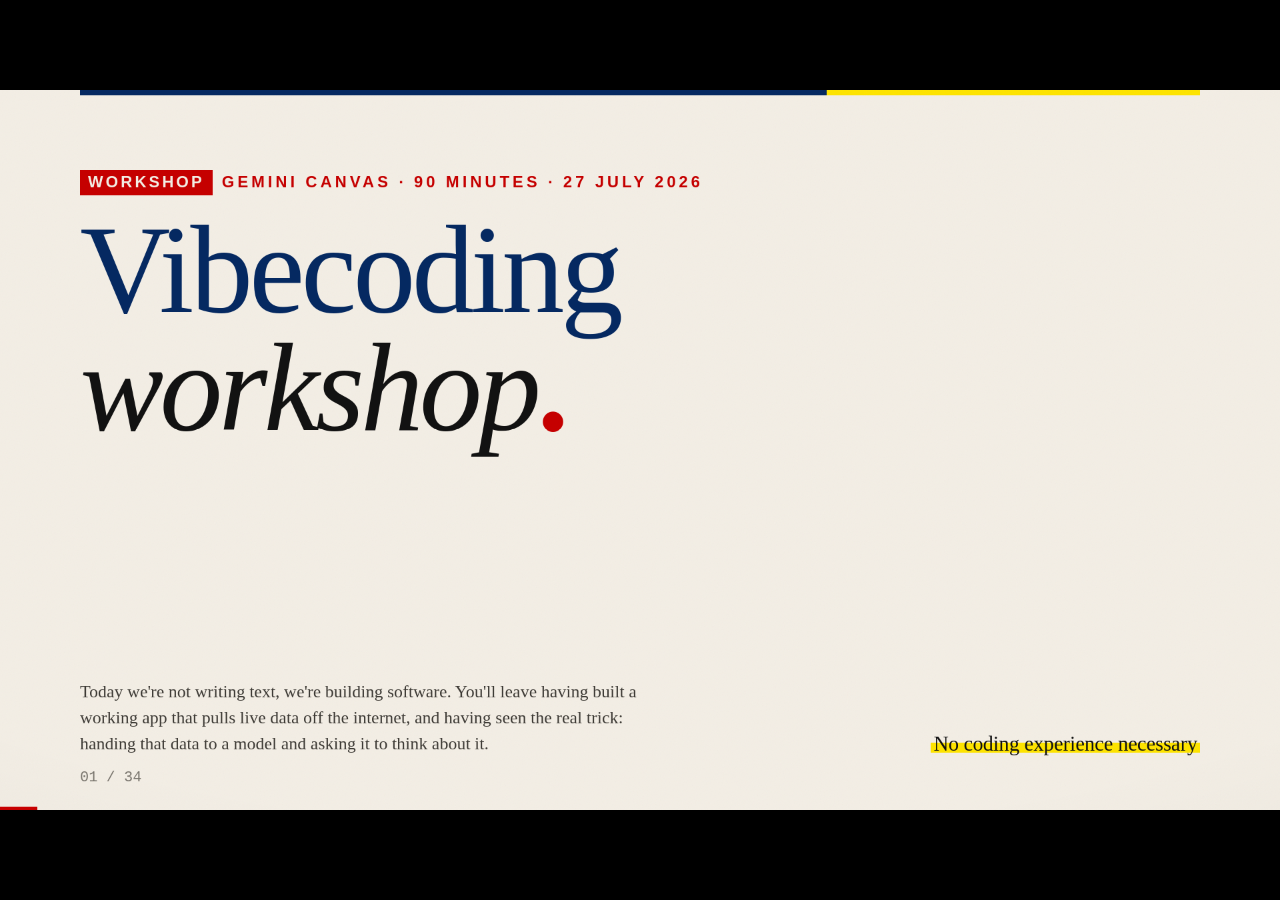
<file: index.html>
<!DOCTYPE html><html lang="en"><head>
<meta charset="UTF-8">
<meta name="viewport" content="width=device-width, initial-scale=1">
<title>Vibecoding workshop - Gemini Canvas</title>
<link rel="preconnect" href="https://assets.guim.co.uk" crossorigin>
<link rel="stylesheet" href="styles.css">
</head>
<body>

<div id="deck-gate" role="dialog" aria-modal="true" aria-label="Password required">
  <form class="dg-card" id="deck-gate-form">
    <div class="dg-rule" aria-hidden="true"></div>
    <p class="dg-kicker">Vibecoding workshop</p>
    <h1>Enter the <em>password</em>.</h1>
    <input id="deck-gate-input" type="password" autocomplete="off" autofocus aria-label="Password" placeholder="Password">
    <button type="submit">Enter</button>
    <p class="dg-error" id="deck-gate-error" hidden>That's not it. Try again.</p>
  </form>
</div>
<script src="gate.js"></script>

<!-- ================================================================
     VIBECODING WORKSHOP — Gemini Canvas, 90 minutes.
     Built from the Guardian deck template, second edition.

     This deck is driven by hand. Nothing advances itself, nothing is
     on a timer. The running order follows the lesson plan's six
     parts; the folio and the footer tell you where you are.

     One slide earns its keep by sitting still: slide 23, the activity
     brief, which stays on screen while people work.

     Every prompt card is click-to-copy (prompt-copy.js), so the
     prompts you paste live come off the slide itself rather than
     out of a separate notes file.
     ================================================================ -->

<deck-stage width="1920" height="1080">

  <!-- ============================================================
       01 — Cover
       ============================================================ -->
  <section class="slide cover" data-label="Cover">
    <div class="rule-band"></div>

    <div>
      <p class="kicker" data-fx="rise" style="--d:80ms"><span class="group-tag">Workshop</span>Gemini Canvas · 90 minutes · 27 July 2026</p>
      <h1 class="wordmark" data-split data-split-base="300" data-split-step="60">Vibecoding<br><em>workshop<span class="q-mark">.</span></em></h1>
    </div>

    <div class="cover-meta-row">
      <p class="cover-framing" data-fx="rise" style="--d:900ms">Today we're not writing text, we're building software. You'll leave having built a working app that pulls live data off the internet, and having seen the real trick: handing that data to a model and asking it to think about it.</p>
      <div class="cover-stat-block" data-fx="rise" style="--d:1020ms">
        <p class="cover-note-wrap"><span class="cover-note">No coding experience necessary</span></p>
      </div>
    </div>

    <div class="slide-foot">
      <span class="wm">Vibecoding workshop</span>
      <span class="num">01 / NN</span>
    </div>
  </section>

  <!-- ============================================================
       02 — Epigraph. One borrowed line, on the deck's only full
       yellow slide. It states the thesis; the slide after it turns
       that into a promise. Don't add anything else here.
       ============================================================ -->
  <section class="slide yellow slide--epigraph" data-label="Epigraph">
    <div class="rule-band"></div>

    <div class="slide-body">
      <p class="epigraph" data-split data-split-base="300" data-split-step="80">“The hottest new programming language is English”</p>
      <p class="epigraph-attr" data-fx="rise" style="--d:1500ms">Andrej Karpathy · January 2023</p>
    </div>

    <div class="slide-foot">
      <span class="wm">Vibecoding workshop</span>
      <span class="num">02 / NN</span>
    </div>
  </section>

  <!-- ============================================================
       02 — What this is. Orientation, written as much for someone
       working through the deck alone as for a room with a presenter.
       ============================================================ -->
  <section class="slide slide--spread" data-label="What this is">
    <div class="rule-band"></div>

    <p class="kicker" data-fx="rise" style="--d:60ms">What this is</p>

    <div class="slide-body">
      <p class="brief-lede" data-fx="rise" style="--d:220ms">By the end of this you will have built something that works, <mark>without writing a line of code</mark>.</p>

      <div class="brief-cols">
        <div class="brief-col" data-fx="rise" style="--d:420ms">
          <p class="brief-eyebrow">What we're using</p>
          <p class="brief-body"><strong>Canvas</strong>, which is already part of Gemini in Workspace. Nothing to install, nothing to sign up for, no budget to ask anyone for. If you can open Gemini, you already have it.</p>
        </div>
        <div class="brief-col" data-fx="rise" style="--d:520ms">
          <p class="brief-eyebrow">What it gives you</p>
          <p class="brief-body">Not an answer in a chat window but <strong>a working app</strong>: something you can open, use, change your mind about, and send to a colleague when it's doing what you wanted.</p>
        </div>
        <div class="brief-col" data-fx="rise" style="--d:620ms">
          <p class="brief-eyebrow">What it isn't</p>
          <p class="brief-body">A developer's tool. Things like <strong>Claude Code</strong> go a great deal further and expect more of you. Canvas is narrower on purpose, and it's already set up, which is exactly why it's the one to start with.</p>
        </div>
      </div>

      <p class="act-note" data-fx="rise" style="--d:740ms"><strong>Reading this on your own, rather than in a room with someone talking over it?</strong> Good. It was built to work that way. Go through in order, do the bits that say your turn, and click any prompt to copy it. Everything you need to paste is on the slides.</p>
    </div>

    <div class="slide-foot">
      <span class="wm">Vibecoding workshop</span>
      <span class="num">02 / NN</span>
    </div>
  </section>

  <!-- ============================================================
       02 — Participant pre-flight. Two minutes, at 00:00, so the
       person whose account can't open Canvas finds out now and not
       at 00:37 when everyone else is building.
       ============================================================ -->
  <section class="slide slide--choice" data-label="Pre-flight">
    <div class="rule-band"></div>

    <p class="kicker" data-fx="rise" style="--d:60ms">Before we start · Two minutes</p>
    <h2 class="slide-title" data-split>Three things, right <em>now</em>.</h2>
    <p class="slide-subtitle" data-fx="rise" style="--d:260ms">Have a go at these now. If any of them doesn't work, put your hand up and we'll sort it out while I'm talking.</p>

    <div class="slide-body">
      <div class="ai-choice">
        <article class="choice-card" data-fx="rise" style="--d:320ms">
          <span class="choice-num">01</span>
          <h3>Open Gemini</h3>
          <p>On the laptop you've brought, signed in on the account you actually use for work.</p>
        </article>
        <article class="choice-card" data-fx="rise" style="--d:440ms">
          <span class="choice-num">02</span>
          <h3>Turn Canvas on</h3>
          <p>Click the + button, then <strong>More tools</strong>, then <strong>Canvas</strong>. A Canvas chip appears by the prompt box when it's on.</p>
        </article>
        <article class="choice-card" data-fx="rise" style="--d:560ms">
          <span class="choice-num">03</span>
          <h3>Type anything</h3>
          <p>"Make me a button that says hello." If something appears, you're set for the next 90 minutes.</p>
        </article>
      </div>
      <aside class="ai-meta" data-fx="rise" style="--d:820ms">
        <p class="ai-meta-eyebrow">Why we're doing this first</p>
        <p class="ai-meta-body"><em>Everything today depends on Canvas.</em> The one failure that ruins a workshop is discovering at the halfway mark that four people can't open the thing we've been building in.</p>
      </aside>
    </div>

    <div class="slide-foot">
      <span class="wm">Vibecoding workshop</span>
      <span class="num">02 / NN</span>
    </div>
  </section>

  <!-- ============================================================
       03 — Schedule at a glance
       ============================================================ -->
  <section class="slide case" data-label="Schedule">
    <div class="rule-band"></div>

    <p class="kicker" data-fx="rise" style="--d:60ms">The session</p>
    <h2 class="slide-title" data-split>Ninety minutes, six <em>parts</em>.</h2>

    <div class="slide-body">
      <p class="case-lede" data-fx="rise" style="--d:220ms"><strong>The middle block is the point. Everything before it exists to get you ready to build for half an hour.</strong></p>

      <ol class="runsheet">
        <li data-fx="rise" style="--d:300ms">
          <span class="rs-part">Part one</span>
          <span class="rs-time">15 minutes</span>
          <span class="rs-what">Build a working app, live, from a single sentence</span>
        </li>
        <li data-fx="rise" style="--d:370ms">
          <span class="rs-part">Part two</span>
          <span class="rs-time">10 minutes</span>
          <span class="rs-what">What an API is, and how to use one safely</span>
        </li>
        <li data-fx="rise" style="--d:440ms">
          <span class="rs-part">Part three</span>
          <span class="rs-time">10 minutes</span>
          <span class="rs-what">Watch one built end to end: live data, then an LLM inside it</span>
        </li>
        <li data-fx="rise" style="--d:510ms">
          <span class="rs-part">Part four</span>
          <span class="rs-time"><mark>30 minutes</mark></span>
          <span class="rs-what">Your turn. Pick a source of data and build something of your own</span>
        </li>
        <li data-fx="rise" style="--d:580ms">
          <span class="rs-part">Part five</span>
          <span class="rs-time">15 minutes</span>
          <span class="rs-what">Push it further, or go and find your own data</span>
        </li>
        <li data-fx="rise" style="--d:650ms">
          <span class="rs-part">Part six</span>
          <span class="rs-time">10 minutes</span>
          <span class="rs-what">Show everyone what you made</span>
        </li>
      </ol>
    </div>

    <div class="slide-foot">
      <span class="wm">Vibecoding workshop</span>
      <span class="num">03 / NN</span>
    </div>
  </section>

  <!-- ============================================================
       04 — Using these slides. The demo card is a real one: the
       pointer and badge loop on a timer, but clicking it genuinely
       copies. Every prompt card in the deck behaves the same way.
       ============================================================ -->
  <section class="slide slide--rules slide--rules-dense slide--spread" data-label="Five rules">
    <div class="rule-band"></div>

    <p class="kicker" data-fx="rise" style="--d:60ms">How to work today</p>
    <h2 class="slide-title" data-split>Five rules for <em>today</em>.</h2>
    <p class="slide-subtitle" data-fx="rise" style="--d:200ms">None of these are about code. All of them are about not getting stuck.</p>

    <div class="slide-body">
      <ul class="rules-list">
        <li class="rule-row" data-fx="rise" style="--d:260ms">
          <span class="rule-tag">01</span>
          <div>
            <h3>Every prompt on these slides copies on click</h3>
            <p>Click any prompt card and it's on your clipboard, ready to paste. You'll see <span class="chip-copied">Copied</span> appear in the corner. Nothing today needs retyping. The slides live <a href="https://peter-guillam123.github.io/vibecoding-workshop/" target="_blank" rel="noopener">here</a>, and they're yours to keep.</p>
          </div>
        </li>
        <li class="rule-row" data-fx="rise" style="--d:360ms">
          <span class="rule-tag">02</span>
          <div>
            <h3>One chat per project</h3>
            <p>Every time you ask for something, the model re-reads your entire conversation. A chat that has wandered through three different projects drags all of that into the fourth. Start a fresh one for each distinct thing you build.</p>
          </div>
        </li>
        <li class="rule-row" data-fx="rise" style="--d:460ms">
          <span class="rule-tag">03</span>
          <div>
            <h3>Use a separate chat for questions</h3>
            <p>Gemini is good at explaining and researching, not just building. Open a new chat with Canvas switched off and ask it anything: what an API does, why something broke, what you might try next.</p>
          </div>
        </li>
        <li class="rule-row" data-fx="rise" style="--d:560ms">
          <span class="rule-tag">04</span>
          <div>
            <h3>Canvas is flaky, and it isn't you</h3>
            <p>Sometimes the preview window simply won't load. That's the tool having a moment, not your prompt being wrong. Start a new chat and build it again rather than trying to nurse it back.</p>
          </div>
        </li>
        <li class="rule-row" data-fx="rise" style="--d:660ms">
          <span class="rule-tag">05</span>
          <div>
            <h3>Starting again is a legitimate move</h3>
            <p>It is faintly miraculous that you can build software with a probabilistic model at all, and it won't always work. If a project has drifted or gone down a dead end, don't argue it back. Start again. You'll get there faster.</p>
          </div>
        </li>
      </ul>
    </div>

    <div class="slide-foot">
      <span class="wm">Vibecoding workshop</span>
      <span class="num">06 / NN</span>
    </div>
  </section>

  <!-- ============================================================
       04 — Section opener: Part 1
       ============================================================ -->
  <section class="slide ink section-opener" data-label="Part 1 opener">
    <div class="rule-band"></div>
    <span class="chapter-ghost" aria-hidden="true" data-fx="ghost" style="--d:150ms">01</span>

    <div class="chapter-num" data-fx="rise" style="--d:100ms">Part 1 · 15 minutes</div>
    <h1 data-split data-split-base="260" data-split-step="50">The <em>hook.</em></h1>
    <p class="section-dek" data-fx="rise" style="--d:780ms">Open Gemini, switch Canvas on under More tools, and let's build a working tool right now. No external data, no setup. The code does all the work itself.</p>

    <div class="slide-foot">
      <span class="wm">Vibecoding workshop · Part 1</span>
      <span class="num">04 / NN</span>
    </div>
  </section>

  <!-- ============================================================
       05 — The hook prompt. Types itself; this is the "you described
       it in English and software appeared" moment. Click to copy.
       ============================================================ -->
  <section class="slide slide--prompt-solo slide--prompt-hero slide--spread" data-label="Hook prompt">
    <div class="rule-band"></div>

    <p class="kicker" data-fx="rise" style="--d:60ms">Part 1 · Building live</p>
    <h2 class="slide-title" data-split>Building a standalone <em>app</em>.</h2>
    <p class="slide-subtitle" data-fx="rise" style="--d:240ms">Standalone means it needs nothing from the outside world: no data, no setup, nothing but the code it writes. And the prompt is one sentence, deliberately vague. Watch what it decides for itself.</p>

    <div class="slide-body">
      <div class="prompt-box" data-copy data-fx="rise" style="--d:380ms">
        <div class="prompt-head">
          <p class="prompt-label">Paste this into Canvas</p>
          <div class="frame-chrome" aria-hidden="true"><i></i><i></i><i></i></div>
        </div>
        <div class="prompt-body">
          <p class="prompt-text"><span class="typed" data-type-delay="700">Create an app that calculates the cost of a meeting.</span><span class="caret"></span></p>
        </div>
      </div>

      <div class="act-setup" data-fx="rise" style="--d:620ms">
        <span class="act-setup-lead">What you'll see</span>
        <ol class="act-steps">
          <li><span class="act-step-n">1</span>It writes the HTML in front of you</li>
          <li><span class="act-step-n">2</span>A preview window opens beside the code</li>
          <li><span class="act-step-n">3</span>Your version won't match anyone else's</li>
        </ol>
      </div>

      <p class="act-note" data-fx="rise" style="--d:780ms"><strong>Now actually use it.</strong> Put real numbers in. What did it assume without asking you? What's missing, and what's simply wrong? Hold on to that, because the next slide is about saying so.</p>
    </div>

    <div class="slide-foot">
      <span class="wm">Vibecoding workshop · Part 1</span>
      <span class="num">05 / NN</span>
    </div>
  </section>

  <!-- ============================================================
       06 — Iteration by conversation
       ============================================================ -->
  <section class="slide slide--spread" data-label="Change one thing">
    <div class="rule-band"></div>

    <p class="kicker" data-fx="rise" style="--d:60ms">Part 1 · Iteration</p>
    <h2 class="slide-title" data-split>Now tell it what's <em>wrong</em>.</h2>
    <p class="slide-subtitle" data-fx="rise" style="--d:220ms">You don't edit the code, you say what you want instead. Pick whichever of these your version needs, or invent your own. Click any of them to copy it.</p>

    <div class="slide-body">
      <div class="tweaks">
        <div class="tweak" data-copy data-fx="rise" style="--d:300ms">
          <p class="tweak-kind">Make it live</p>
          <p class="tweak-say" data-copy-text>"Make the total tick up live while the meeting runs, with Start, Pause and Reset buttons."</p>
        </div>
        <div class="tweak" data-copy data-fx="rise" style="--d:380ms">
          <p class="tweak-kind">Make it look better</p>
          <p class="tweak-say" data-copy-text>"Make this a dark-mode dashboard with one big headline number."</p>
        </div>
        <div class="tweak" data-copy data-fx="rise" style="--d:460ms">
          <p class="tweak-kind">Make it honest</p>
          <p class="tweak-say" data-copy-text>"Assume an 1,800-hour working year, and show me the assumption on screen."</p>
        </div>
        <div class="tweak" data-copy data-fx="rise" style="--d:540ms">
          <p class="tweak-kind">Make it easier</p>
          <p class="tweak-say" data-copy-text>"Let me pick a salary band from a dropdown instead of typing a number."</p>
        </div>
        <div class="tweak" data-copy data-fx="rise" style="--d:620ms">
          <p class="tweak-kind">Make it sting</p>
          <p class="tweak-say" data-copy-text>"Underneath, tell me what else that money could have bought."</p>
        </div>
        <div class="tweak" data-copy data-fx="rise" style="--d:700ms">
          <p class="tweak-kind">Make it useful</p>
          <p class="tweak-say" data-copy-text>"Add a button that copies a one-line summary I can paste into an email."</p>
        </div>
      </div>

      <p class="act-note" data-fx="rise" style="--d:820ms"><strong>Ask for one thing at a time.</strong> If you stack five changes into a sentence you'll get four of them and no idea which one it dropped.</p>
    </div>

    <div class="slide-foot">
      <span class="wm">Vibecoding workshop · Part 1</span>
      <span class="num">06 / NN</span>
    </div>
  </section>

  <!-- ============================================================
       07 — The menu of self-contained tools
       ============================================================ -->
  <section class="slide" data-label="Ten tools">
    <div class="rule-band"></div>

    <p class="kicker" data-fx="rise" style="--d:60ms">Part 1 · No data needed</p>
    <h2 class="slide-title" data-split>Want to build something <em>else</em>?</h2>
    <p class="slide-subtitle" data-fx="rise" style="--d:220ms">If you're looking for something more interesting than a meeting cost calculator, here are ten more ideas for standalone apps. None of these need anything from the internet, and each one is a single sentence away. Click any of them to copy it.</p>

    <div class="slide-body">
      <ol class="opts">
        <li class="opt-row" data-copy data-fx="rise" style="--d:300ms"><span class="opt-n">01</span><div class="opt-main"><strong>Meeting Agenda Timer</strong><span data-copy-text>"Build an app where I list my agenda items and how long each should take, then it times me through the meeting and tells me when to move on."</span></div></li>
        <li class="opt-row" data-copy data-fx="rise" style="--d:340ms"><span class="opt-n">02</span><div class="opt-main"><strong>Working-Days Countdown</strong><span data-copy-text>"Build an app that counts the working days between today and a date I pick."</span></div></li>
        <li class="opt-row" data-copy data-fx="rise" style="--d:380ms"><span class="opt-n">03</span><div class="opt-main"><strong>Timezone Meeting Planner</strong><span data-copy-text>"Build an app that shows what 3pm in London is in New York, Mumbai and Sydney."</span></div></li>
        <li class="opt-row" data-copy data-fx="rise" style="--d:420ms"><span class="opt-n">04</span><div class="opt-main"><strong>Compound-Interest Visualiser</strong><span data-copy-text>"Build an app that charts what saving £200 a month becomes over twenty years."</span></div></li>
        <li class="opt-row" data-copy data-fx="rise" style="--d:460ms"><span class="opt-n">05</span><div class="opt-main"><strong>Readability Scorer</strong><span data-copy-text>"Build an app where I paste text and it gives me a reading age and flags my longest sentences."</span></div></li>
        <li class="opt-row" data-copy data-fx="rise" style="--d:500ms"><span class="opt-n">06</span><div class="opt-main"><strong>Colour Contrast Checker</strong><span data-copy-text>"Build an app that tells me whether two colours are readable together, using the accessibility standard."</span></div></li>
        <li class="opt-row" data-copy data-fx="rise" style="--d:540ms"><span class="opt-n">07</span><div class="opt-main"><strong>Team-Lunch Decision Spinner</strong><span data-copy-text>"Build an app where I enter lunch options and it spins to pick one."</span></div></li>
        <li class="opt-row" data-copy data-fx="rise" style="--d:580ms"><span class="opt-n">08</span><div class="opt-main"><strong>Passphrase Generator</strong><span data-copy-text>"Build an app that generates a passphrase and scores how strong it is."</span></div></li>
        <li class="opt-row" data-copy data-fx="rise" style="--d:620ms"><span class="opt-n">09</span><div class="opt-main"><strong>Inflation Calculator</strong><span data-copy-text>"Build an app that tells me what £100 in 1990 would be worth today."</span></div></li>
        <li class="opt-row" data-copy data-fx="rise" style="--d:660ms"><span class="opt-n">10</span><div class="opt-main"><strong>VAT / Expense Splitter</strong><span data-copy-text>"Build an app that takes a total and shows the net and VAT, or splits it between people."</span></div></li>
      </ol>
    </div>

    <div class="slide-foot">
      <span class="wm">Vibecoding workshop · Part 1</span>
      <span class="num">08 / NN</span>
    </div>
  </section>

  <!-- ============================================================
       08 — Section opener: Part 2
       ============================================================ -->
  <section class="slide ink section-opener" data-label="Part 2 opener">
    <div class="rule-band"></div>
    <span class="chapter-ghost" aria-hidden="true" data-fx="ghost" style="--d:150ms">02</span>

    <div class="chapter-num" data-fx="rise" style="--d:100ms">Part 2 · 10 minutes</div>
    <h1 data-split data-split-base="260" data-split-step="50">Plumbing in the <em>data.</em></h1>
    <p class="section-dek" data-fx="rise" style="--d:780ms">The tools we just built work perfectly, but they live in a bubble. They only know what we coded in, or what the user types.</p>

    <div class="slide-foot">
      <span class="wm">Vibecoding workshop · Part 2</span>
      <span class="num">08 / NN</span>
    </div>
  </section>

  <!-- ============================================================
       10 — Where the facts come from. Opens Part 2 by ruling out the
       obvious shortcut: letting the model supply the data itself.
       Sets up both the API section and the "facts vs judgement" line
       at the end of Part 3.
       ============================================================ -->
  <section class="slide slide--ways slide--spread" data-label="Not a source">
    <div class="rule-band"></div>

    <p class="kicker" data-fx="rise" style="--d:60ms">Part 2 · Where the facts come from</p>
    <h2 class="slide-title" data-split>The model isn't a <em>source</em>.</h2>
    <p class="slide-subtitle" data-fx="rise" style="--d:220ms">An app built on what the model already knows might be perfectly fine. You can't be sure, and neither can it: those facts came out of training data of uncertain vintage. Two things worth doing before you build.</p>

    <div class="slide-body">
      <ol class="ways-list">
        <li class="way" data-fx="rise" style="--d:340ms">
          <span class="way-num">01</span>
          <div class="way-main">
            <h3>Send it looking for a source first</h3>
            <p class="way-why">Open a separate chat and ask where the reliable version of this actually lives. Then either collate what you find and hand it over, or point your app at the page itself. Ask for an app on entry requirements for visitors to the UK and you'll get one, built from whatever the model absorbed in training. Ask it first for the official gov.uk page and you have something checkable.</p>
          </div>
          <p class="way-ask">"Which official UK government page sets out entry requirements for visitors, and what's the URL? Don't summarise it, just tell me where it lives."</p>
        </li>
        <li class="way" data-fx="rise" style="--d:500ms">
          <span class="way-num">02</span>
          <div class="way-main">
            <h3>Or give it what you already have</h3>
            <p class="way-why">Often the reliable version is already yours: a spreadsheet, a PDF, a report somebody sent you. Upload it and have the app work from that rather than from the model's memory. You know exactly where that data came from, which is the whole point.</p>
          </div>
          <p class="way-ask">"Here's our team's on-call rota as a spreadsheet. Build me something that shows who's on this week and who's next."</p>
        </li>
      </ol>

      <p class="act-note" data-fx="rise" style="--d:680ms"><strong>Both still need checking.</strong> A source you chose is far easier to verify than one you didn't, but neither approach makes the output true. Whatever you build, spot-check it against the original before you trust a number that comes out of it.</p>
    </div>

    <div class="slide-foot">
      <span class="wm">Vibecoding workshop · Part 2</span>
      <span class="num">10 / NN</span>
    </div>
  </section>

  <!-- ============================================================
       09 — The metaphor
       ============================================================ -->
  <section class="slide ink slide--research" data-label="The tap">
    <div class="rule-band"></div>

    <p class="research-eyebrow" data-fx="rise" style="--d:80ms">What an API is</p>
    <p class="research-quote" data-split data-split-base="220" data-split-step="26"><span class="research-mark no-split" data-fx="fade" style="--d:120ms">“</span>A tap you can plumb directly into your app. You send a request, and <em>structured data comes back</em>.</p>
    <p class="research-sub" data-fx="rise" style="--d:1300ms">Application Programming Interface. Nobody has ever needed the full name.</p>

    <div class="slide-foot">
      <span class="wm">Vibecoding workshop · Part 2</span>
      <span class="num">09 / NN</span>
    </div>
  </section>

  <!-- ============================================================
       10 — Show it live. The JSON is a real response, captured from
       the endpoint printed above it.
       ============================================================ -->
  <section class="slide slide--spread" data-label="Raw JSON">
    <div class="rule-band"></div>

    <p class="kicker" data-fx="rise" style="--d:60ms">Part 2 · The language of APIs</p>
    <h2 class="slide-title" data-split>One question, one <em>answer</em>.</h2>

    <div class="slide-body">
      <div class="qa-ask" data-fx="rise" style="--d:220ms">
        <p class="qa-lead">The question</p>
        <p class="qa-url">https://geocoding-api.open-meteo.com/v1/search?<mark>name=Tokyo</mark>&amp;count=1</p>
        <p class="qa-gloss">"Is there a place called Tokyo, and if so, where exactly is it?"</p>
      </div>

      <div class="qa-answer" data-fx="rise" style="--d:360ms">
        <p class="qa-lead">The answer</p>
        <div class="json-explain">
          <div class="json-spec">
<pre>{ <span class="k">"results"</span>: [ {
    <span class="k">"name"</span>: <span class="s">"Tokyo"</span>,
    <span class="k">"country"</span>: <span class="s">"Japan"</span>,
    <span class="k">"country_code"</span>: <span class="s">"JP"</span>,
    <span class="k">"population"</span>: <span class="n">9733276</span>,
    <span class="k">"timezone"</span>: <span class="s">"Asia/Tokyo"</span>,
    <span class="k">"latitude"</span>: <span class="n">35.6895</span>,
    <span class="k">"longitude"</span>: <span class="n">139.69171</span>
} ] }</pre>
          </div>

          <div>
            <p class="json-read-lead">What you're looking at</p>
            <ul class="json-read">
              <li><b>"country": "Japan"</b>Words in quote marks are text. Your app can print this straight onto the page.</li>
              <li><b>"country_code": "JP"</b>Two letters, which is all you need to fetch the right flag image.</li>
              <li><b>"population": 9733276</b>No quote marks, so it's a number. Your app can do maths with it.</li>
              <li><b>"latitude" / "longitude"</b>Coordinates. Hand these to a weather API and you've joined two sources together.</li>
            </ul>
          </div>
        </div>
      </div>

      <p class="act-note" data-fx="rise" style="--d:520ms"><strong>Nobody is meant to read the answer.</strong> It's ugly for us and trivial for an app, which is the whole point. Every project this afternoon starts by asking a question like this one and seeing what comes back.</p>
    </div>

    <div class="slide-foot">
      <span class="wm">Vibecoding workshop · Part 2</span>
      <span class="num">10 / NN</span>
    </div>
  </section>

  <!-- ============================================================
       11 — Safety briefing. Three rules. This is a learning
       objective in its own right, not a disclaimer.
       ============================================================ -->
  <section class="slide slide--rules slide--rules-dense" data-label="Safety briefing">
    <div class="rule-band"></div>

    <p class="kicker" data-fx="rise" style="--d:60ms">Part 2 · Before you plug anything in</p>
    <h2 class="slide-title" data-split>The easy ones, and the <em>others</em>.</h2>
    <p class="slide-subtitle" data-fx="rise" style="--d:200ms">Everything in today's list is free and <strong>keyless</strong>: no sign-up, no password, safe to use straight away. Out in the wild, some APIs ask for more. Three things to know.</p>

    <div class="slide-body">
      <ul class="rules-list">
        <li class="rule-row" data-fx="rise" style="--d:260ms">
          <span class="rule-tag">01</span>
          <div>
            <h3>Some APIs need a key, and a key is yours alone</h3>
            <p>A key is a password an API gives you when you register with it. They exist mostly so nobody can abuse or overload the service, and so usage can be traced back to whoever signed up. That person is you. Share it and someone else can run up your bill, or get you cut off.</p>
            <div class="rule-pair">
              <div>
                <p class="rule-pair-lead">Never</p>
                <p>Give your key to Gemini, or let it write the key into the code. Anyone who opens the app can pull it back out.</p>
              </div>
              <div class="do">
                <p class="rule-pair-lead">Instead</p>
                <p>Ask Gemini to have the app request the key from whoever is using it, so it's typed in fresh and never stored.</p>
              </div>
            </div>
          </div>
        </li>
        <li class="rule-row" data-fx="rise" style="--d:420ms">
          <span class="rule-tag">02</span>
          <div>
            <h3>Rate limits and CORS</h3>
            <p>Free endpoints cap how many requests they'll answer, so thirty people hammering the same one can trip a shared limit. Spreading out across different APIs keeps everyone's apps working. Some APIs won't talk to a browser at all. If you're not sure what one will and won't do, <strong>ask Gemini to explain the API's limits and what you can build with it</strong> before you start.</p>
          </div>
        </li>
        <li class="rule-row" data-fx="rise" style="--d:560ms">
          <span class="rule-tag">03</span>
          <div>
            <h3>A public link is public</h3>
            <p>The share link you'll generate at the end is readable by anyone who has it. Perfect for a weather app. Never for anything carrying internal or sensitive data <em>they don't already have access to</em>. We'll come back to this before you share.</p>
          </div>
        </li>
      </ul>
    </div>

    <div class="slide-foot">
      <span class="wm">Vibecoding workshop · Part 2</span>
      <span class="num">11 / NN</span>
    </div>
  </section>

  <!-- ============================================================
       13 — Section opener: Part 3
       ============================================================ -->
  <section class="slide ink section-opener" data-label="Part 3 opener">
    <div class="rule-band"></div>
    <span class="chapter-ghost" aria-hidden="true" data-fx="ghost" style="--d:150ms">03</span>

    <div class="chapter-num" data-fx="rise" style="--d:100ms">Part 3 · 10 minutes</div>
    <h1 data-split data-split-base="260" data-split-step="50">Build it, then add the <em>brain.</em></h1>
    <p class="section-dek" data-fx="rise" style="--d:780ms">Watch the whole arc once, slowly, before you try it yourself. Three beats: the base build, a second source, and the handoff.</p>

    <div class="slide-foot">
      <span class="wm">Vibecoding workshop · Part 3</span>
      <span class="num">13 / NN</span>
    </div>
  </section>

  <!-- ============================================================
       15 — Beat 2, the base build
       ============================================================ -->
  <section class="slide slide--prompt-solo slide--spread" data-label="Beat 1 base build">
    <div class="rule-band"></div>

    <p class="kicker" data-fx="rise" style="--d:60ms">Part 3 · Beat 1 · The base build</p>
    <h2 class="slide-title" data-split>Building with live <em>data</em>.</h2>
    <p class="slide-subtitle" data-fx="rise" style="--d:240ms">Exactly the same move as the meeting calculator: say what you want, in plain English. The only new ingredient is naming a source of live data. There is no code in this prompt and no jargon, just a description of what the app should do.</p>

    <div class="slide-body">
      <div class="prompt-box" data-copy data-fx="rise" style="--d:400ms">
        <div class="prompt-head">
          <p class="prompt-label">The base build</p>
          <div class="frame-chrome" aria-hidden="true"><i></i><i></i><i></i></div>
        </div>
        <div class="prompt-body">
          <p class="prompt-text">I want to use <span class="pin">the Open-Meteo geocoding API</span> to build an app where I type a place name and it shows the country, population, timezone and coordinates along with the country's flag. <span class="pin-2">Tell the user when the app is loading and if there's an error.</span></p>
        </div>
      </div>

      <ol class="annot" data-fx="rise" style="--d:560ms">
        <li>
          <p class="annot-bit">"the Open-Meteo geocoding API"</p>
          <p class="annot-why"><strong>Naming a real source is what forces it to go and fetch.</strong> Leave this out and it will happily build the same app from numbers it half-remembers, and you'd struggle to tell the difference by looking.</p>
        </li>
        <li>
          <p class="annot-bit">"Tell the user when the app is loading and if there's an error."</p>
          <p class="annot-why"><strong>Fetching isn't instant, and sometimes it fails.</strong> One sentence buys you the difference between a blank screen you can't read and an app that says whether it's working, waiting, or broken.</p>
        </li>
      </ol>
    </div>

    <div class="slide-foot">
      <span class="wm">Vibecoding workshop · Part 3</span>
      <span class="num">15 / NN</span>
    </div>
  </section>

  <!-- ============================================================
       16 — The increment. Adding a second source is a sentence, not
       a project. This is the beat the lesson plan didn't have.
       ============================================================ -->
  <section class="slide slide--spread" data-label="Two sources">
    <div class="rule-band"></div>

    <p class="kicker" data-fx="rise" style="--d:60ms">Part 3 · Beat 2 · Add a second source</p>
    <h2 class="slide-title" data-split>One app, two <em>sources</em>.</h2>
    <p class="slide-subtitle" data-fx="rise" style="--d:220ms">Almost every genuinely useful app pulls from more than one place. Ours already knows the facts about a location. Something else can tell it what the place is actually like. Joining the two together costs one more sentence.</p>

    <div class="slide-body">
      <div class="build-step" data-fx="rise" style="--d:320ms">
        <p class="build-lead">What we now have</p>
        <p class="build-body">Type a place name and the app comes back with the country, its flag, the population, the timezone and the coordinates. All of it fetched live, none of it typed in by us. It works. It's also a little dry.</p>
      </div>

      <div class="build-step richer" data-fx="rise" style="--d:440ms">
        <p class="build-lead">Making it richer</p>
        <p class="build-body"><strong>Wikipedia has an API too, and it's one of the most useful on the internet.</strong> Give it the name of almost anything and it returns a photograph and a plain-English paragraph. Nothing you could ever calculate, and free to use.</p>
      </div>

      <div class="prompt-box" data-copy data-fx="rise" style="--d:580ms">
        <div class="prompt-head">
          <p class="prompt-label">Say exactly this</p>
          <div class="frame-chrome" aria-hidden="true"><i></i><i></i><i></i></div>
        </div>
        <div class="prompt-body">
          <p class="prompt-text">Now let's add more detail. After the place loads, use the Wikipedia API to get the photo and the first paragraph about the place and show it underneath the card.</p>
        </div>
      </div>
    </div>

    <div class="slide-foot">
      <span class="wm">Vibecoding workshop · Part 3</span>
      <span class="num">14 / NN</span>
    </div>
  </section>

  <!-- ============================================================
       17 — The reliable bug. Type "Newcastle" and it breaks, every
       time, in a way nobody finds frightening. Use it to model the
       panic-button prompt rather than waiting to be ambushed.
       ============================================================ -->
  <section class="slide slide--spread" data-label="Try to break it">
    <div class="rule-band"></div>

    <p class="kicker" data-fx="rise" style="--d:60ms">Part 3 · Now try to break it</p>
    <h2 class="slide-title" data-split>We're going on a <em>bug</em> hunt.</h2>
    <p class="slide-subtitle" data-fx="rise" style="--d:200ms">Play with it. Think about what would trip <em>you</em> up, and ask it exactly that. Not every problem announces itself with an error message: some just quietly hand you the wrong answer.</p>

    <div class="slide-body">
      <div class="probes">
        <div class="probe" data-fx="rise" style="--d:320ms">
          <p class="probe-q">Does it match what you know?</p>
          <p class="probe-a"><strong>Start here.</strong> Search somewhere you know intimately, your home town or wherever you grew up. You'll spot a wrong population or the wrong county straight away, and you would never catch the same mistake in a city you've only read about.</p>
        </div>
        <div class="probe" data-fx="rise" style="--d:400ms">
          <p class="probe-q">Which one did you mean?</p>
          <p class="probe-a">Plenty of place names turn up more than once, in different countries. Newcastle is the obvious one. How does your app deal with that? It may offer you the choice. If it doesn't, it has picked one for you without mentioning it.</p>
        </div>
        <div class="probe" data-fx="rise" style="--d:480ms">
          <p class="probe-q">Do the data sources relate?</p>
          <p class="probe-a">You're pulling from two places at once and nothing guarantees they're describing the same thing. Search Deal and you may get the Kent town alongside a Wikipedia entry for <em>the New Deal</em>. Check the photo and the paragraph actually belong to the place you asked for.</p>
        </div>
        <div class="probe" data-fx="rise" style="--d:560ms">
          <p class="probe-q">How does it handle the unexpected?</p>
          <p class="probe-a">Push it. Type something unrelated, half a word, a question rather than a place. You're not hunting one particular failure here, just finding out how it behaves when you take it somewhere it wasn't built for.</p>
        </div>
      </div>

      <div class="challenge" data-fx="rise" style="--d:680ms">
        <p class="challenge-lead">Over to you</p>
        <p class="challenge-body">What did yours get <em>wrong</em>, and how would you fix it?</p>
      </div>
    </div>

    <div class="slide-foot">
      <span class="wm">Vibecoding workshop · Part 3</span>
      <span class="num">17 / NN</span>
    </div>
  </section>

  <!-- ============================================================
       18 — Beat 3, the handoff. Types itself. This is the moment
       people lean in; give it the animation budget.
       ============================================================ -->
  <section class="slide slide--prompt-solo slide--spread" data-label="Beat 3 the handoff">
    <div class="rule-band"></div>

    <p class="kicker" data-fx="rise" style="--d:60ms">Part 3 · Beat 3 · The handoff</p>
    <h2 class="slide-title" data-split>Now build a <em>model</em> in.</h2>
    <p class="slide-subtitle" data-fx="rise" style="--d:220ms">Until now the app has only fetched facts. This puts an LLM <em>inside</em> it, so it can think about what it found. Almost anywhere else that needs a paid API key of your own. In Canvas it's already wired up: nothing to sign up for and nothing to paste, so there's no key here to keep safe in the first place.</p>

    <div class="slide-body">
      <div class="prompt-box" data-copy data-fx="rise" style="--d:400ms">
        <div class="prompt-head">
          <p class="prompt-label">The key move</p>
          <div class="frame-chrome" aria-hidden="true"><i></i><i></i><i></i></div>
        </div>
        <div class="prompt-body">
          <p class="prompt-text"><span class="typed" data-type-delay="800">Add a button labelled "Briefing". When clicked, send the place's name and key facts to Gemini and ask it to write a friendly 3-bullet briefing for a colleague travelling there for work. Show the response under the card.</span><span class="caret"></span></p>
        </div>
      </div>

      <div class="alsotry" data-fx="rise" style="--d:560ms">
        <p class="alsotry-lead">And it doesn't have to be a briefing</p>
        <ul class="alsotry-list">
          <li>"Write a short poem about the weather there."</li>
          <li>"Draw a picture of what this place looks like."</li>
          <li>"Explain this country to a ten-year-old."</li>
          <li>"What should I order in a restaurant here, and why?"</li>
          <li>"Give me one thing most people get wrong about this place."</li>
          <li>"Write the opening line of a novel set here."</li>
        </ul>
      </div>
    </div>

    <div class="slide-foot">
      <span class="wm">Vibecoding workshop · Part 3</span>
      <span class="num">16 / NN</span>
    </div>
  </section>

  <!-- ============================================================
       21 — The counterweight to the handoff. Everything before this
       came straight from an API and could be trusted if the source
       could. A transformation can't.
       ============================================================ -->
  <section class="slide slide--spread" data-label="The part you can't trust">
    <div class="rule-band"></div>

    <p class="kicker" data-fx="rise" style="--d:60ms">Part 3 · The other side of the handoff</p>
    <h2 class="slide-title" data-split>The part you can't <em>trust</em>.</h2>
    <p class="slide-subtitle" data-fx="rise" style="--d:200ms">Everything so far has come straight from an API. Your app can still ask the wrong question, but if the source is sound and the question is right, so is the data. A transformation by an LLM works differently.</p>

    <div class="slide-body">
      <div class="build-step warn" data-fx="rise" style="--d:300ms">
        <p class="build-lead">What comes with it</p>
        <p class="build-body">Ask a model to summarise, rewrite, judge or explain and you take on everything that comes with one: <strong>it can invent things</strong>, it smooths the specific into the general, and it is only ever as good as your instruction.</p>
      </div>

      <div class="probes">
        <div class="probe" data-fx="rise" style="--d:420ms">
          <p class="probe-q">Check every transformation</p>
          <p class="probe-a">Anything the model rewrote, summarised or judged needs reading against the data it was handed. Not once on the day you built it. Every time it matters.</p>
        </div>
        <div class="probe" data-fx="rise" style="--d:500ms">
          <p class="probe-q">Tell it to use only what you gave it</p>
          <p class="probe-a">Put it in the prompt: <em>only use the data in the card, and say so if the answer isn't there.</em> It won't stop invention altogether, but it removes a lot of the room for it.</p>
        </div>
        <div class="probe" data-fx="rise" style="--d:580ms">
          <p class="probe-q">Feed the errors back</p>
          <p class="probe-a">If it gets the same thing wrong twice, that's a pattern, not bad luck. Say so in the chat and ask it to handle that case specifically. The feature gets better as you go.</p>
        </div>
        <div class="probe" data-fx="rise" style="--d:660ms">
          <p class="probe-q">Show the source, not just a warning</p>
          <p class="probe-a">A note saying the text is AI-generated moves the risk onto the reader without helping them. Keep the raw figure beside the sentence written about it, so anyone can check at a glance. Warn them as well, if it's going wide.</p>
        </div>
      </div>
    </div>

    <div class="slide-foot">
      <span class="wm">Vibecoding workshop · Part 3</span>
      <span class="num">21 / NN</span>
    </div>
  </section>

  <!-- ============================================================
       19 — Say this out loud
       ============================================================ -->
  <section class="slide ink slide--research" data-label="The handoff">
    <div class="rule-band"></div>

    <p class="research-eyebrow" data-fx="rise" style="--d:80ms">The point of the whole session</p>
    <p class="research-quote" data-split data-split-base="220" data-split-step="26"><span class="research-mark no-split" data-fx="fade" style="--d:120ms">“</span>The API gives you the facts. The LLM allows you to transform and illustrate them in interesting ways. The magic is in <em>the handoff</em>.</p>
    <p class="research-sub" data-fx="rise" style="--d:1300ms">And you can wire those two things together with a sentence.</p>

    <div class="slide-foot">
      <span class="wm">Vibecoding workshop · Part 3</span>
      <span class="num">19 / NN</span>
    </div>
  </section>

  <!-- ============================================================
       22 — Section opener: Part 4
       ============================================================ -->
  <section class="slide ink section-opener" data-label="Part 4 opener">
    <div class="rule-band"></div>
    <span class="chapter-ghost" aria-hidden="true" data-fx="ghost" style="--d:150ms">04</span>

    <div class="chapter-num" data-fx="rise" style="--d:100ms">Part 4 · 30 minutes</div>
    <h1 data-split data-split-base="260" data-split-step="50">Your <em>turn.</em></h1>
    <p class="section-dek" data-fx="rise" style="--d:780ms">First we'll find you something to build with. Then you get half an hour and I'll be walking the room.</p>

    <div class="slide-foot">
      <span class="wm">Vibecoding workshop · Part 4</span>
      <span class="num">22 / NN</span>
    </div>
  </section>

  <!-- ============================================================
       20 — The matrix, first half. Every endpoint here was click-
       tested on the morning of the workshop.
       ============================================================ -->
  <section class="slide" data-label="API matrix 1">
    <div class="rule-band"></div>

    <p class="kicker" data-fx="rise" style="--d:60ms">Part 4 · Where to start · 1 of 2</p>
    <h2 class="slide-title" data-split>Live numbers and UK <em>data</em>.</h2>
    <p class="slide-subtitle" data-fx="rise" style="--d:200ms">All free, all keyless, all browser-friendly. <strong>Click any name</strong> to see exactly what it sends back. Do check before you build: free APIs quietly die.</p>

    <div class="slide-body">
      <table class="api-ledger">
        <thead data-fx="fade" style="--d:260ms">
          <tr><th>API</th><th>What it returns</th><th>What it could answer</th></tr>
        </thead>
        <tbody>
          <tr data-fx="rise" style="--d:320ms">
            <td><a class="api-name" href="https://api.open-meteo.com/v1/forecast?latitude=51.5347&amp;longitude=-0.1233&amp;current=temperature_2m&amp;timezone=Europe/London" target="_blank" rel="noopener">Open-Meteo<span class="api-go" aria-hidden="true">↗</span></a></td>
            <td>Live global weather for any coordinates</td>
            <td class="api-ask">"Should I cycle to work? Answer in one line."</td>
          </tr>
          <tr data-fx="rise" style="--d:390ms">
            <td><a class="api-name" href="https://api.carbonintensity.org.uk/intensity" target="_blank" rel="noopener">UK Carbon Intensity<span class="api-go" aria-hidden="true">↗</span></a></td>
            <td>Live grid CO₂, from very low to very high</td>
            <td class="api-ask">"Explain in a sentence whether now is a green time to use power."</td>
          </tr>
          <tr data-fx="rise" style="--d:460ms">
            <td><a class="api-name" href="https://api.postcodes.io/postcodes/N19GU" target="_blank" rel="noopener">Postcodes.io<span class="api-go" aria-hidden="true">↗</span></a></td>
            <td>Region, council and constituency for any UK postcode</td>
            <td class="api-ask">"Summarise what this area is known for."</td>
          </tr>
          <tr data-fx="rise" style="--d:530ms">
            <td><a class="api-name" href="https://www.gov.uk/bank-holidays.json" target="_blank" rel="noopener">UK Bank Holidays<span class="api-go" aria-hidden="true">↗</span></a></td>
            <td>Official England, Scotland and Wales holidays</td>
            <td class="api-ask">"Suggest a long-weekend trip around the next one."</td>
          </tr>
          <tr data-fx="rise" style="--d:600ms">
            <td><a class="api-name" href="https://api.frankfurter.dev/v1/latest?from=GBP" target="_blank" rel="noopener">Frankfurter<span class="api-go" aria-hidden="true">↗</span></a></td>
            <td>European Central Bank exchange rates</td>
            <td class="api-ask">"Explain what moved this rate this month."</td>
          </tr>
          <tr data-fx="rise" style="--d:670ms">
            <td><a class="api-name" href="https://earthquake.usgs.gov/fdsnws/event/1/query?format=geojson&amp;limit=5" target="_blank" rel="noopener">USGS Earthquakes<span class="api-go" aria-hidden="true">↗</span></a></td>
            <td>Live global quake feed</td>
            <td class="api-ask">"Summarise the last 24 hours of activity."</td>
          </tr>
        </tbody>
      </table>
    </div>

    <div class="slide-foot">
      <span class="wm">Vibecoding workshop · Part 4</span>
      <span class="num">20 / NN</span>
    </div>
  </section>

  <!-- ============================================================
       21 — The matrix, second half
       ============================================================ -->
  <section class="slide" data-label="API matrix 2">
    <div class="rule-band"></div>

    <p class="kicker" data-fx="rise" style="--d:60ms">Part 4 · Where to start · 2 of 2</p>
    <h2 class="slide-title" data-split>Words, places and <em>culture</em>.</h2>
    <p class="slide-subtitle" data-fx="rise" style="--d:200ms">These return words and pictures rather than live figures, which makes them the easiest to hand straight to a model. Free and keyless, like the first list.</p>

    <div class="slide-body">
      <table class="api-ledger">
        <thead data-fx="fade" style="--d:260ms">
          <tr><th>API</th><th>What it returns</th><th>What it could answer</th></tr>
        </thead>
        <tbody>
          <tr data-fx="rise" style="--d:320ms">
            <td><a class="api-name" href="https://geocoding-api.open-meteo.com/v1/search?name=Manchester&amp;count=1" target="_blank" rel="noopener">Open-Meteo Geocoding<span class="api-go" aria-hidden="true">↗</span></a></td>
            <td>Country, population, timezone and coordinates for any place</td>
            <td class="api-ask">"Write a 3-bullet primer for a colleague travelling there."</td>
          </tr>
          <tr data-fx="rise" style="--d:390ms">
            <td><a class="api-name" href="https://en.wikipedia.org/api/rest_v1/page/summary/C._P._Scott" target="_blank" rel="noopener">Wikipedia REST<span class="api-go" aria-hidden="true">↗</span></a></td>
            <td>Plain-text article summaries and a photograph</td>
            <td class="api-ask">"Rewrite this so a 12-year-old understands it."</td>
          </tr>
          <tr data-fx="rise" style="--d:460ms">
            <td><a class="api-name" href="https://api.artic.edu/api/v1/artworks/search?q=newspaper&amp;limit=2" target="_blank" rel="noopener">Art Institute of Chicago<span class="api-go" aria-hidden="true">↗</span></a></td>
            <td>High-resolution art images and metadata</td>
            <td class="api-ask">"Tell me one surprising thing about this piece."</td>
          </tr>
          <tr data-fx="rise" style="--d:530ms">
            <td><a class="api-name" href="https://api.dictionaryapi.dev/api/v2/entries/en/guardian" target="_blank" rel="noopener">Free Dictionary<span class="api-go" aria-hidden="true">↗</span></a></td>
            <td>Definitions, phonetics and audio</td>
            <td class="api-ask">"Use this word in three sentences in different tones."</td>
          </tr>
          <tr data-fx="rise" style="--d:600ms">
            <td><a class="api-name" href="https://api.datamuse.com/words?ml=journalism" target="_blank" rel="noopener">Datamuse<span class="api-go" aria-hidden="true">↗</span></a></td>
            <td>Synonyms, rhymes and tip-of-the-tongue words</td>
            <td class="api-ask">"Pick the best fit for a formal email and explain why."</td>
          </tr>
          <tr data-fx="rise" style="--d:670ms">
            <td><a class="api-name" href="https://world.openfoodfacts.org/api/v2/product/737628064502.json" target="_blank" rel="noopener">Open Food Facts<span class="api-go" aria-hidden="true">↗</span></a></td>
            <td>Nutrition and eco-score by barcode</td>
            <td class="api-ask">"Flag anything worth knowing about this product."</td>
          </tr>
        </tbody>
      </table>
    </div>

    <div class="slide-foot">
      <span class="wm">Vibecoding workshop · Part 4</span>
      <span class="num">21 / NN</span>
    </div>
  </section>

  <!-- ============================================================
       14 — Beat 1, discovery
       ============================================================ -->
  <section class="slide slide--prompt-solo slide--spread" data-label="Finding your own">
    <div class="rule-band"></div>

    <p class="kicker" data-fx="rise" style="--d:60ms">Part 4 · Or find your own</p>
    <h2 class="slide-title" data-split>Or go and find your <em>own</em>.</h2>
    <p class="slide-subtitle" data-fx="rise" style="--d:220ms">The two lists will keep anyone busy. But if there's a subject you actually care about, this will go and find you something to build with.</p>

    <div class="slide-body">
      <div class="build-step warn" data-fx="rise" style="--d:340ms">
        <p class="build-lead">Use a new chat</p>
        <p class="build-body">This one isn't a build, it's a question. Open a <strong>fresh Gemini chat</strong> and ask it there. Canvas is off by default in a new chat, so you'll get an answer rather than an app, and whatever you've already built stays untouched in the other one.</p>
      </div>

      <div class="prompt-box" data-copy data-fx="rise" style="--d:480ms">
        <div class="prompt-head">
          <p class="prompt-label">Ask this in a new chat</p>
          <div class="frame-chrome" aria-hidden="true"><i></i><i></i><i></i></div>
        </div>
        <div class="prompt-body">
          <p class="prompt-text">Give me three completely free, open APIs that need NO API key, work from a browser, and return data about [TOPIC]. Explain in plain English what data this API returns, and three realistic things I could build with it.</p>
        </div>
      </div>
    </div>

    <div class="slide-foot">
      <span class="wm">Vibecoding workshop · Part 4</span>
      <span class="num">22 / NN</span>
    </div>
  </section>

  <!-- ============================================================
       23 — THE ACTIVITY BRIEF. Setup steps, two activities, the
       shared loop underneath. Sits on screen while people start.
       ============================================================ -->
  <section class="slide slide--activity slide--spread" data-label="Your turn: the brief">
    <div class="rule-band"></div>

    <p class="kicker" data-fx="rise" style="--d:60ms">Your turn</p>
    <h2 class="slide-title" data-split>Build something that knows what's <em>happening</em>.</h2>

    <div class="slide-body">
      <div class="act-setup" data-fx="rise" style="--d:220ms">
        <span class="act-setup-lead">To start</span>
        <ol class="act-steps">
          <li><span class="act-step-n">1</span>Choose your API</li>
          <li><span class="act-step-n">2</span>Ask Gemini to help you understand what's possible</li>
          <li><span class="act-step-n">3</span>Decide what you want to build</li>
        </ol>
      </div>

      <div class="act-panels">
        <div class="act-panel a1" data-fx="rise" style="--d:360ms">
          <p class="act-eyebrow">Activity 1</p>
          <h3>Get live data on screen</h3>
          <div class="prompt-box" data-copy>
            <div class="prompt-head">
              <p class="prompt-label">Your starter prompt</p>
              <div class="frame-chrome" aria-hidden="true"><i></i><i></i><i></i></div>
            </div>
            <div class="prompt-body">
              <p class="prompt-text">I want to use [NAME YOUR API]. Build an app that uses it to [TELL IT WHAT YOU WANT].</p>
            </div>
          </div>
        </div>

        <div class="act-panel a2" data-fx="rise" style="--d:480ms">
          <p class="act-eyebrow">Activity 2 <span class="act-optional">if time allows</span></p>
          <h3>Add the brain</h3>
          <div class="prompt-box" data-copy>
            <div class="prompt-head">
              <p class="prompt-label">Your starter prompt</p>
              <div class="frame-chrome" aria-hidden="true"><i></i><i></i><i></i></div>
            </div>
            <div class="prompt-body">
              <p class="prompt-text">Add a button that sends this data to Gemini and asks it to summarise what it means in three bullets. Show the answer under the card.</p>
            </div>
          </div>
        </div>
      </div>

      <div class="act-do" data-fx="rise" style="--d:600ms">
        <span class="act-do-lead">Then</span>
        <ol class="act-do-steps">
          <li><span class="act-do-n">1</span>Add your own context and ideas to the prompt</li>
          <li><span class="act-do-n">2</span>Build it!</li>
          <li><span class="act-do-n">3</span>Improve it by prompting</li>
        </ol>
      </div>
    </div>

    <div class="slide-foot">
      <span class="wm">Vibecoding workshop · Part 4</span>
      <span class="num">23 / NN</span>
    </div>
  </section>

  <!-- ============================================================
       25 — Section opener: Part 5
       ============================================================ -->
  <section class="slide ink section-opener" data-label="Part 5 opener">
    <div class="rule-band"></div>
    <span class="chapter-ghost" aria-hidden="true" data-fx="ghost" style="--d:150ms">05</span>

    <div class="chapter-num" data-fx="rise" style="--d:100ms">Part 5 · 15 minutes</div>
    <h1 data-split data-split-base="260" data-split-step="50">Now make it <em>better.</em></h1>
    <p class="section-dek" data-fx="rise" style="--d:780ms">You have something that works. Now find out what it actually does, where it falls over, and what it still needs. This is the part that turns a demo into something you'd use on Monday.</p>

    <div class="slide-foot">
      <span class="wm">Vibecoding workshop · Part 5</span>
      <span class="num">25 / NN</span>
    </div>
  </section>

  <!-- ============================================================
       26 — The three progressions
       ============================================================ -->
  <section class="slide slide--ways" data-label="Three progressions">
    <div class="rule-band"></div>

    <p class="kicker" data-fx="rise" style="--d:60ms">Part 5 · Understand it, then improve it</p>
    <h2 class="slide-title" data-split>Where to take it <em>next</em>.</h2>
    <p class="slide-subtitle" data-fx="rise" style="--d:220ms">In order. The first one matters most, and everybody should do it before touching anything else.</p>

    <div class="slide-body">
      <ol class="ways-list">
        <li class="way" data-fx="rise" style="--d:320ms">
          <span class="way-num">01</span>
          <div class="way-main">
            <h3>Play with your app</h3>
            <p class="way-why">Actually use it. Feed it awkward things, ask it questions you suspect it can't handle, and go looking for the answers it gets wrong. You'll understand what you've built far faster this way than by reading a line of the code.</p>
          </div>
          <p class="way-ask">"What happens if I leave it blank? Or type something that doesn't exist? Or ask for somewhere with two names?"</p>
        </li>
        <li class="way" data-fx="rise" style="--d:480ms">
          <span class="way-num">02</span>
          <div class="way-main">
            <h3>Refine by conversation</h3>
            <p class="way-why">Now fix what you found, and make it look like something you'd want to open. You are allowed to be fussy. It costs you a sentence.</p>
          </div>
          <p class="way-ask">"Make this a dark-mode dashboard." · "Move the result box to the top." · "Can it show three cities at once instead of one?"</p>
        </li>
        <li class="way" data-fx="rise" style="--d:640ms">
          <span class="way-num">03</span>
          <div class="way-main">
            <h3>Add a second source</h3>
            <p class="way-why">For the confident. Wire in something genuinely new, or feed one API's answer into another the way we did with the place and its weather.</p>
          </div>
          <p class="way-ask">"Take the coordinates from this response and feed them into Open-Meteo to show the weather there too."</p>
        </li>
      </ol>
    </div>

    <div class="slide-foot">
      <span class="wm">Vibecoding workshop · Part 5</span>
      <span class="num">25 / NN</span>
    </div>
  </section>

  <!-- ============================================================
       27 — Section opener: Part 6
       ============================================================ -->
  <section class="slide ink section-opener" data-label="Part 6 opener">
    <div class="rule-band"></div>
    <span class="chapter-ghost" aria-hidden="true" data-fx="ghost" style="--d:150ms">06</span>

    <div class="chapter-num" data-fx="rise" style="--d:100ms">Part 6 · 10 minutes</div>
    <h1 data-split data-split-base="260" data-split-step="50">Show and <em>tell.</em></h1>
    <p class="section-dek" data-fx="rise" style="--d:780ms">Two or three of you on the main screen. Volunteers, or I'll pick.</p>

    <div class="slide-foot">
      <span class="wm">Vibecoding workshop · Part 6</span>
      <span class="num">27 / NN</span>
    </div>
  </section>

  <!-- ============================================================
       28 — Sharing, and the bookend to rule 03
       ============================================================ -->
  <section class="slide slide--spread slide--share" data-label="Share it">
    <div class="rule-band"></div>

    <p class="kicker" data-fx="rise" style="--d:60ms">Part 6 · Before you send anyone a link</p>
    <h2 class="slide-title" data-split>Share it. But read this <em>first</em>.</h2>

    <div class="slide-body">
      <div class="act-setup" data-fx="rise" style="--d:240ms">
        <span class="act-setup-lead">To share</span>
        <ol class="act-steps">
          <li><span class="act-step-n">1</span>Click the share icon</li>
          <li><span class="act-step-n">2</span><span>Choose <strong>Share via Drive</strong></span></li>
          <li><span class="act-step-n">3</span><span>Hit <strong>Proceed</strong> to connect Drive</span></li>
          <li><span class="act-step-n">4</span>Share it as you would a Google Doc</li>
        </ol>
      </div>

      <div data-fx="rise" style="--d:420ms">
        <p class="preshare-lead">Before you share</p>
        <ol class="preshare-list">
          <li>
            <span class="preshare-num" aria-hidden="true">01</span>
            <div>
              <h3>Is it ready to be shared?</h3>
              <p>Building something that works in twenty minutes is a thrill. It is <strong>not</strong> the same as having something tested. If it does anything that matters, spend real time checking it, look hard at what it actually outputs, and show it to one person who knows the subject before you go any wider.</p>
            </div>
          </li>
          <li>
            <span class="preshare-num" aria-hidden="true">02</span>
            <div>
              <h3>Who should it be shared with?</h3>
              <p>Choose named people, not anyone with the link. If the app touches anything internal or protected, everyone you send it to must <strong>already have access to that data</strong>. Sharing the app must never become a way of sharing the data.</p>
            </div>
          </li>
        </ol>
      </div>
    </div>

    <div class="slide-foot">
      <span class="wm">Vibecoding workshop · Part 6</span>
      <span class="num">28 / NN</span>
    </div>
  </section>

  <!-- ============================================================
       29 — Takeaways
       ============================================================ -->
  <section class="slide" data-label="Takeaways">
    <div class="rule-band"></div>

    <p class="kicker" data-fx="rise" style="--d:60ms">Part 6 · What to take away</p>
    <h2 class="slide-title" data-split>Six things worth <em>keeping</em>.</h2>

    <div class="slide-body">
      <ol class="opts wide">
        <li class="opt-row" data-fx="rise" style="--d:280ms"><span class="opt-n">01</span><div class="opt-main"><strong>Live data is the step that turns a toy into something useful</strong><span>Everything before that is a nice demo</span></div></li>
        <li class="opt-row" data-fx="rise" style="--d:340ms"><span class="opt-n">02</span><div class="opt-main"><strong>Finding good APIs is easy. Keys, CORS and rate limits are the hard part</strong><span>And they're the part nobody warns you about</span></div></li>
        <li class="opt-row" data-fx="rise" style="--d:400ms"><span class="opt-n">03</span><div class="opt-main"><strong>LLMs think outside the box because they don't have a conception of the box</strong><span>Like King Midas, be careful what you wish for. The less specific you are, the more potential for the output to (unpleasantly) surprise you</span></div></li>
        <li class="opt-row" data-fx="rise" style="--d:460ms"><span class="opt-n">04</span><div class="opt-main"><strong>Everything is a data problem</strong><span>Your app is only as good as its data. Don't let it fall back on training data. Direct it, then check it</span></div></li>
        <li class="opt-row" data-fx="rise" style="--d:520ms"><span class="opt-n">05</span><div class="opt-main"><strong>The real leap is the handoff</strong><span>Structured data from an API, plus a model's reasoning. That pattern generalises to almost any task in any department</span></div></li>
        <li class="opt-row" data-fx="rise" style="--d:580ms"><span class="opt-n">06</span><div class="opt-main"><strong>Prototypes built here export cleanly</strong><span>When something's worth scaling, it moves to a secure environment with proper keys</span></div></li>
      </ol>
    </div>

    <div class="slide-foot">
      <span class="wm">Vibecoding workshop · Part 6</span>
      <span class="num">29 / NN</span>
    </div>
  </section>

  <!-- ============================================================
       30 — Keys, done properly. The counterpart to rule 01: the
       session ruled keyed APIs out, this says how to use one once
       you're back at your desk.
       ============================================================ -->
  <section class="slide slide--spread" data-label="Keys done properly">
    <div class="rule-band"></div>

    <p class="kicker" data-fx="rise" style="--d:60ms">Part 6 · When an API needs a key</p>
    <h2 class="slide-title" data-split>The key stays <em>yours</em>.</h2>
    <p class="slide-subtitle" data-fx="rise" style="--d:200ms">Plenty of genuinely useful APIs want one, which is why we left them out today. Here's how to use one properly when you're back at your desk. The rule from Part 2 hasn't moved: the key never goes to Gemini, and it never goes in the code.</p>

    <div class="slide-body">
      <div class="rule-pair" data-fx="rise" style="--d:320ms">
        <div>
          <p class="rule-pair-lead">Never</p>
          <p>Paste the key into the chat, or let it be written into the app. Anyone who opens that app can pull it straight back out, and Gemini has seen it either way.</p>
        </div>
        <div class="do">
          <p class="rule-pair-lead">Instead</p>
          <p>Ask for a box in the app where you type your own key each time you use it. The app can reach the API; the key was never in the code for anyone to find.</p>
        </div>
      </div>

      <div class="prompt-box" data-copy data-fx="rise" style="--d:460ms">
        <div class="prompt-head">
          <p class="prompt-label">Ask for it like this</p>
          <div class="frame-chrome" aria-hidden="true"><i></i><i></i><i></i></div>
        </div>
        <div class="prompt-body">
          <p class="prompt-text">This API needs a key. Add a box where I type my own key when I open the app, and use that. Don't write the key into the code.</p>
        </div>
      </div>

      <p class="act-note warn" data-fx="rise" style="--d:600ms"><strong>If you share the app, everyone needs their own key.</strong> That's the whole point of the box: each person supplies theirs, and yours stays with you. Never send someone your key to get them started. The usage bills to you, it can be used without your knowing, and you can't take it back once it's out.</p>
    </div>

    <div class="slide-foot">
      <span class="wm">Vibecoding workshop · Part 6</span>
      <span class="num">30 / NN</span>
    </div>
  </section>

  <!-- ============================================================
       30 — Close
       ============================================================ -->
  <section class="slide ink slide--research slide--thanks" data-label="Close">
    <div class="rule-band"></div>

    <p class="research-eyebrow" data-fx="rise" style="--d:80ms">That's the session</p>
    <p class="research-quote" data-split data-split-base="220" data-split-step="26"><em>Thanks.</em></p>
    <p class="research-sub" data-fx="rise" style="--d:900ms">You're keeping this deck, so every prompt from today comes with you. Click any of them.</p>

    <div class="slide-foot">
      <span class="wm">Vibecoding workshop</span>
      <span class="num">29 / NN</span>
    </div>
  </section>

</deck-stage>

<script src="deck-stage.js"></script>
<script src="prompt-copy.js"></script>
<script src="motion.js"></script>
<script src="grid-overlay.js"></script>

</body></html>
</file>
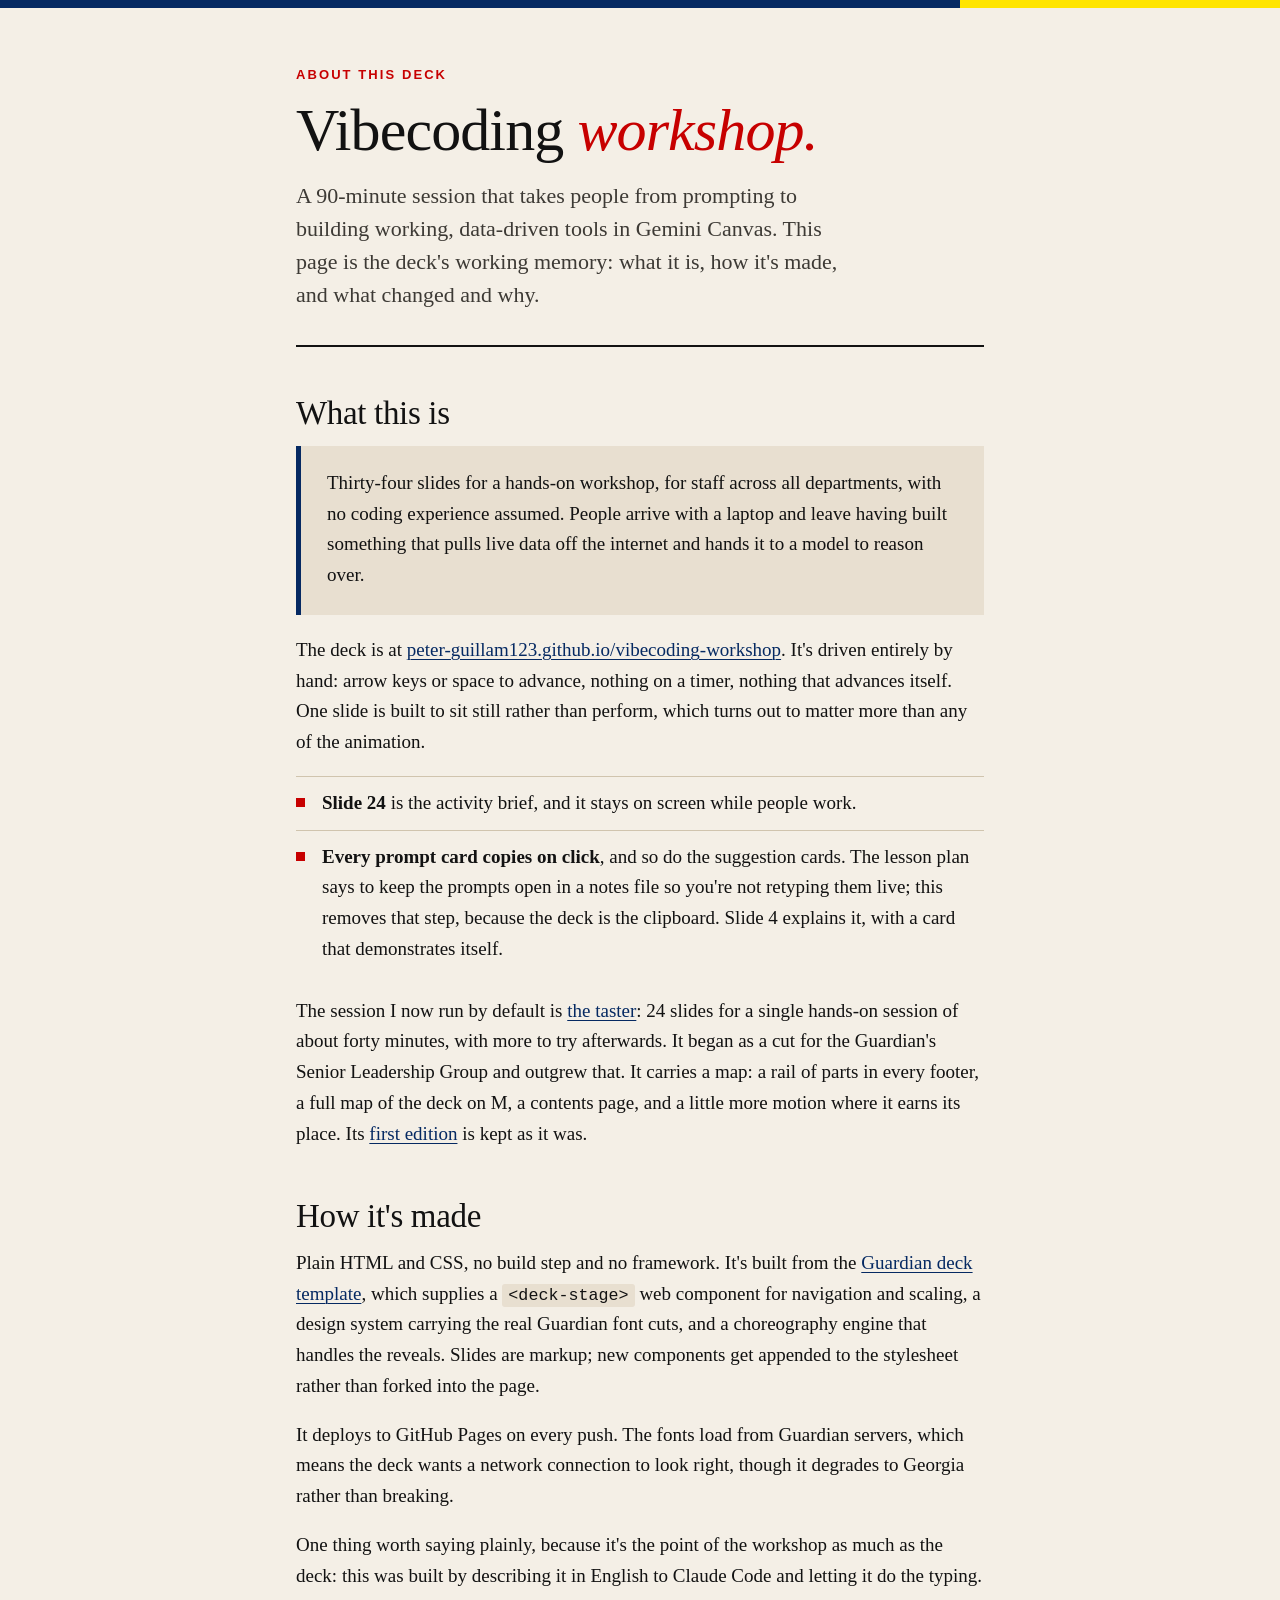
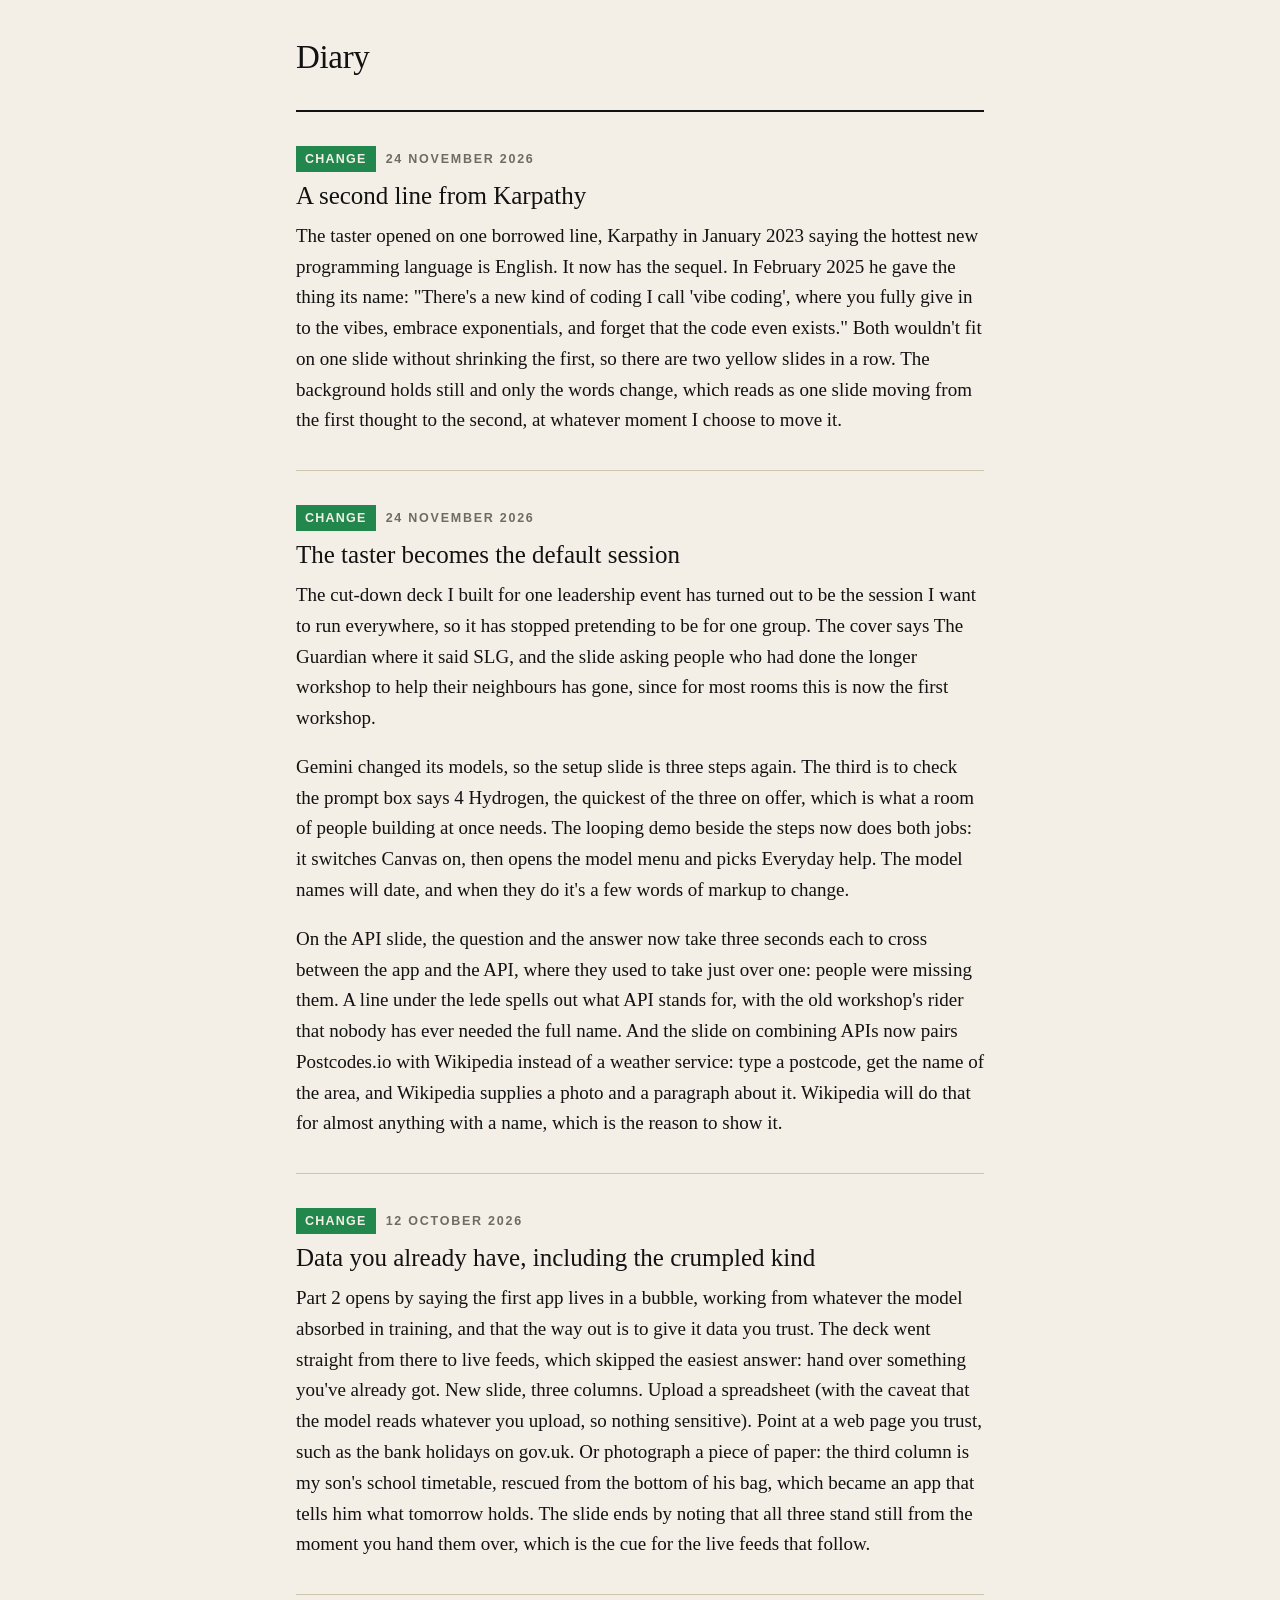
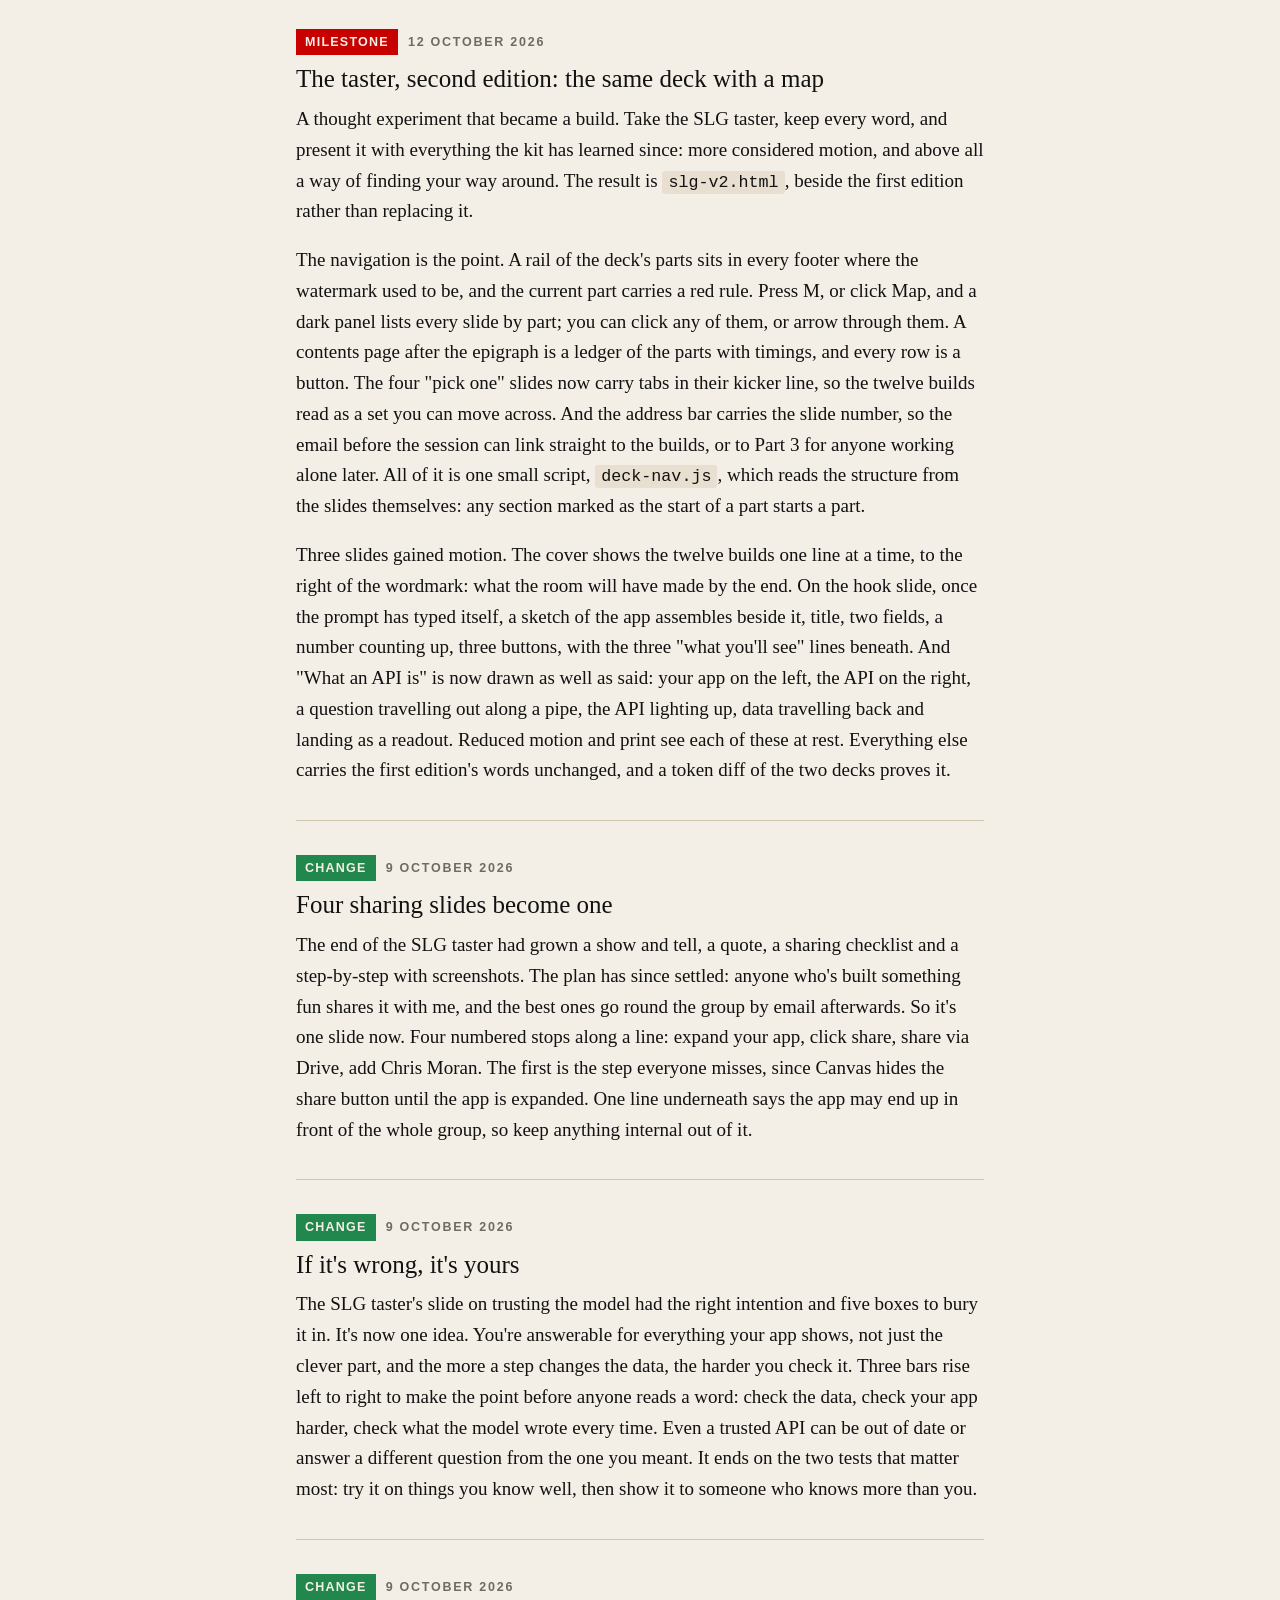
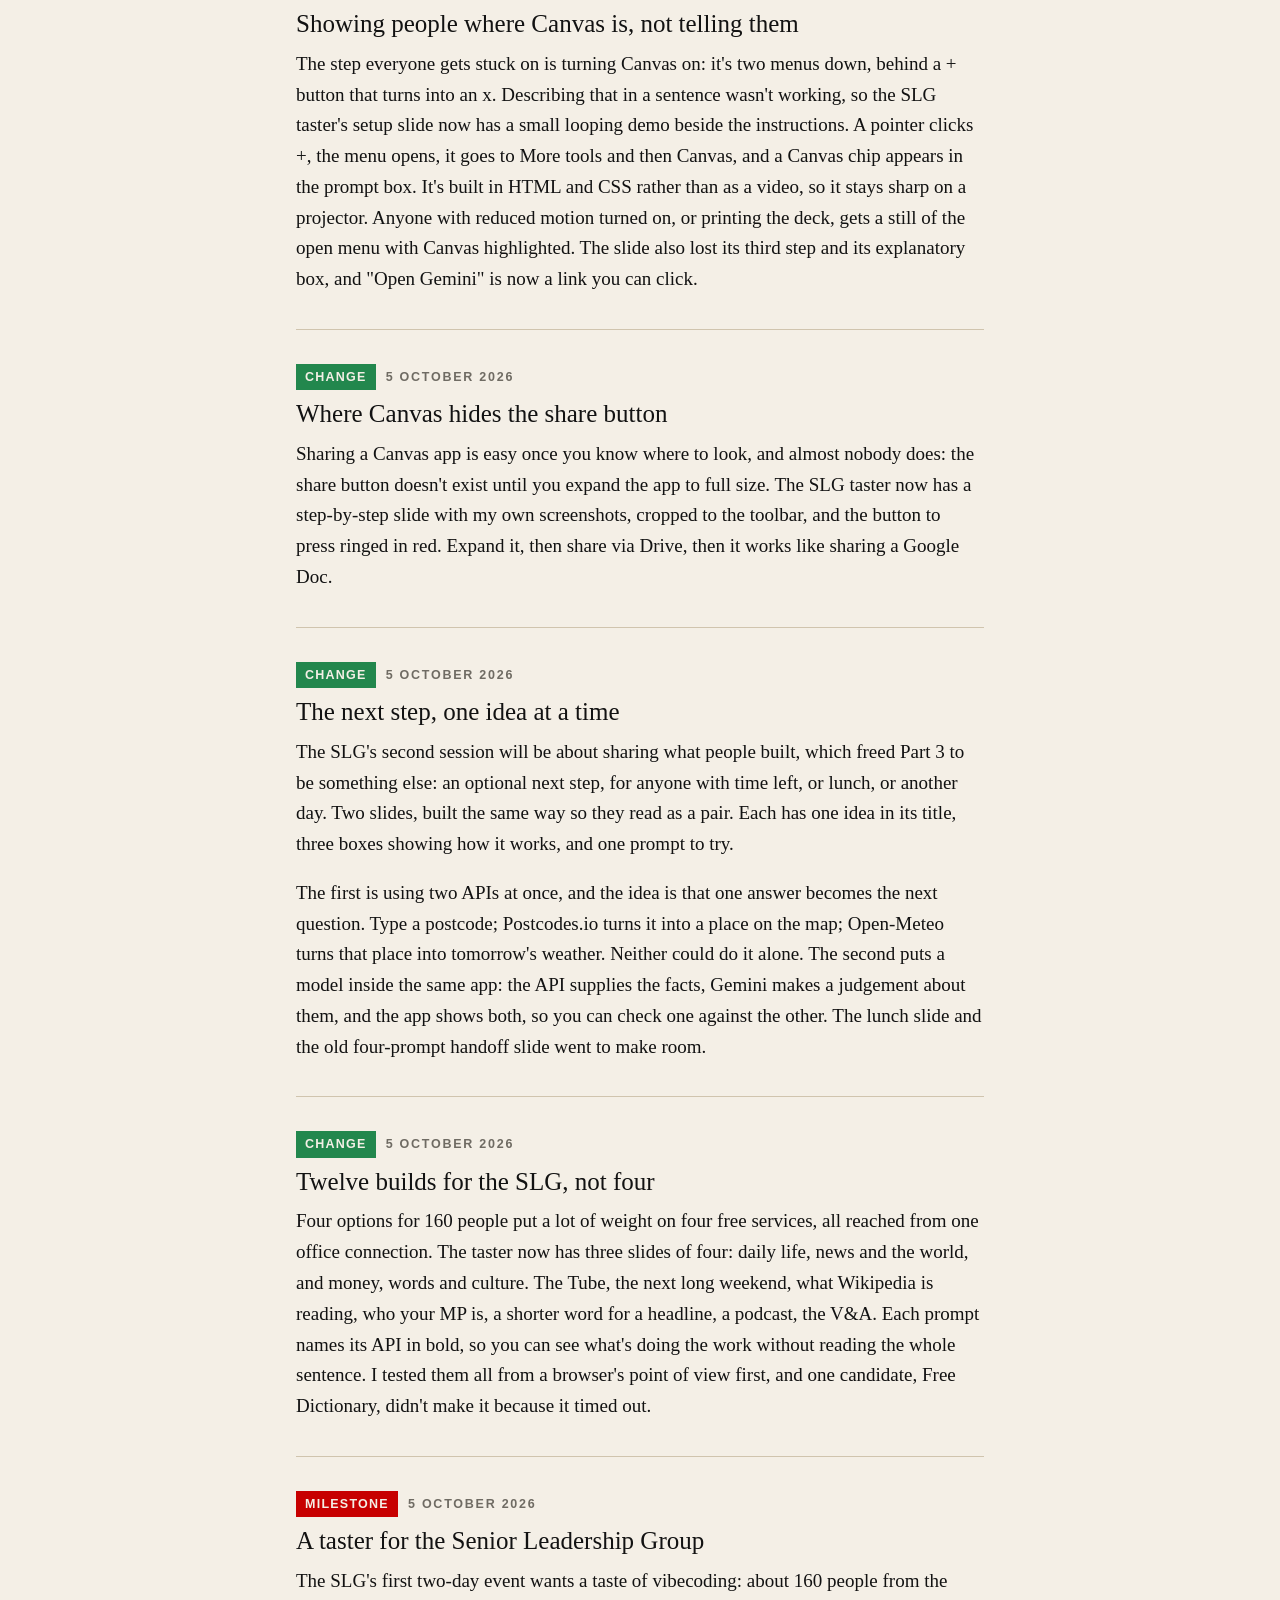
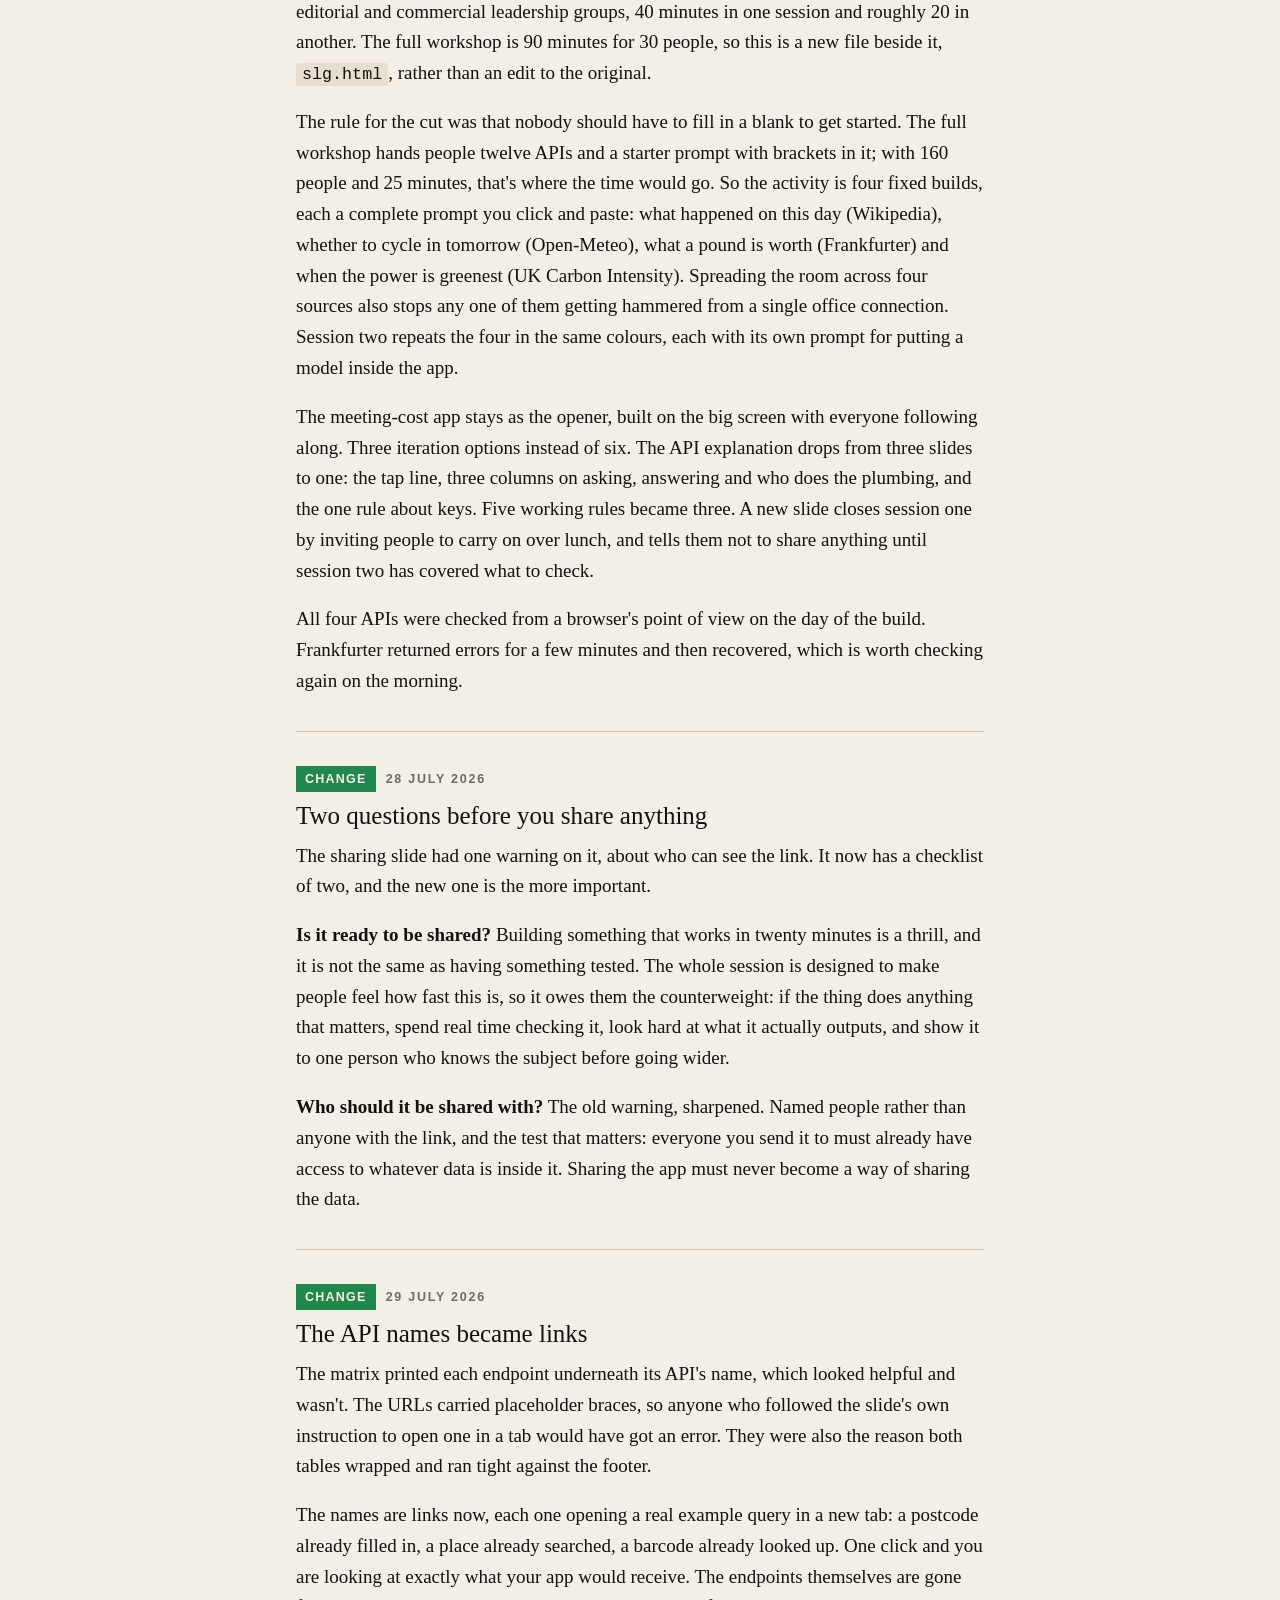
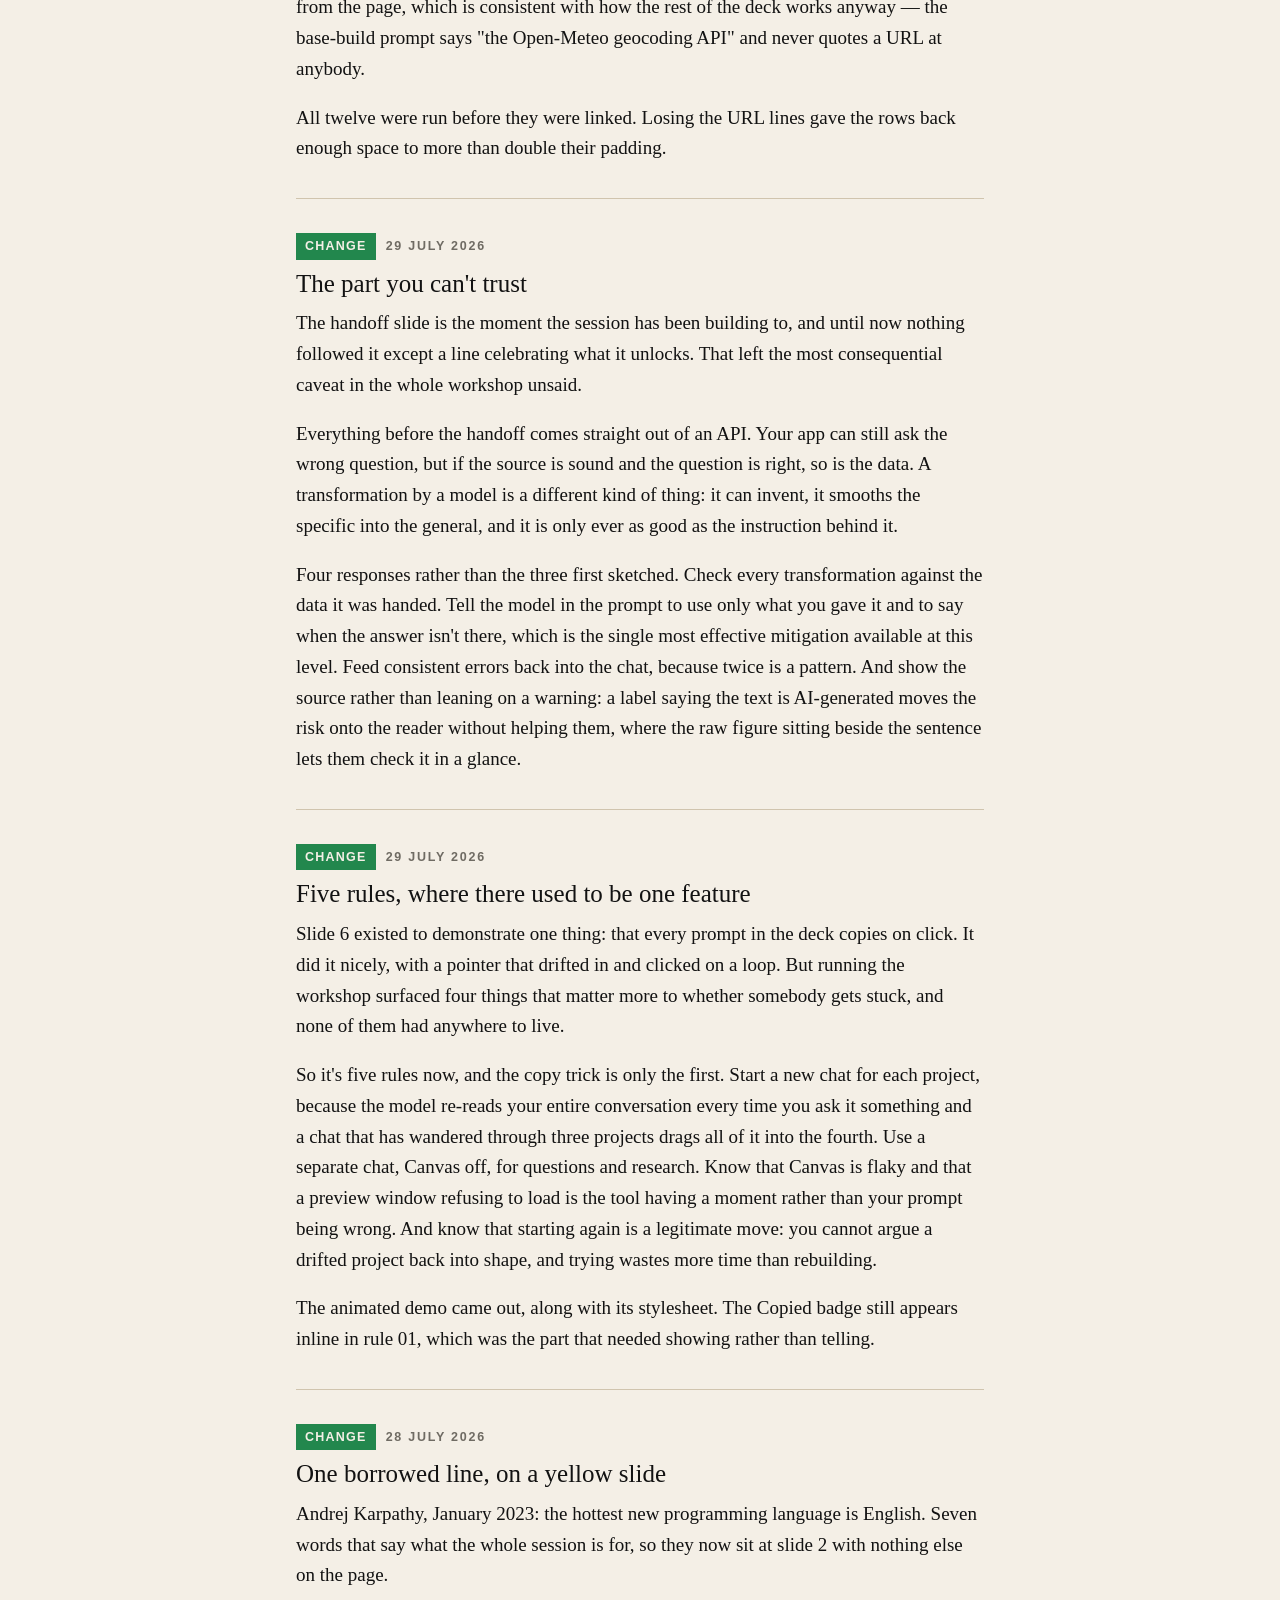
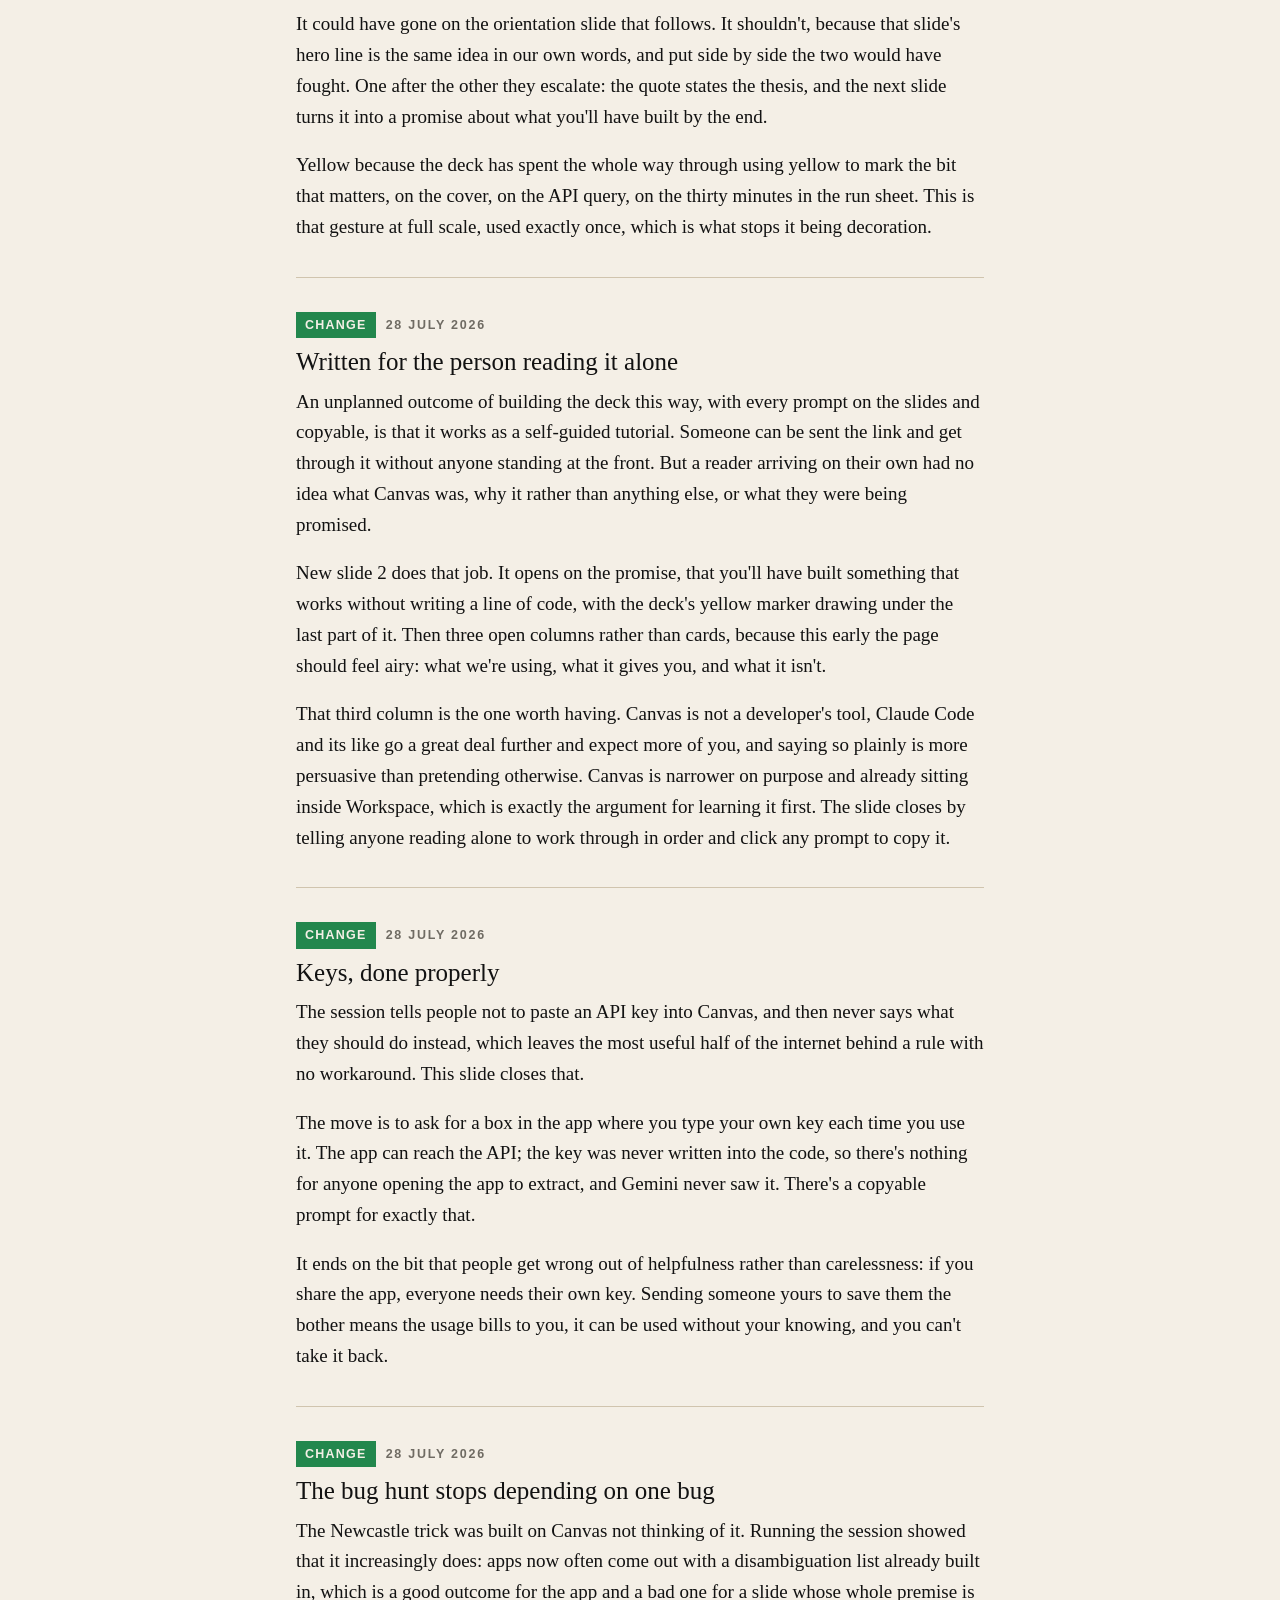
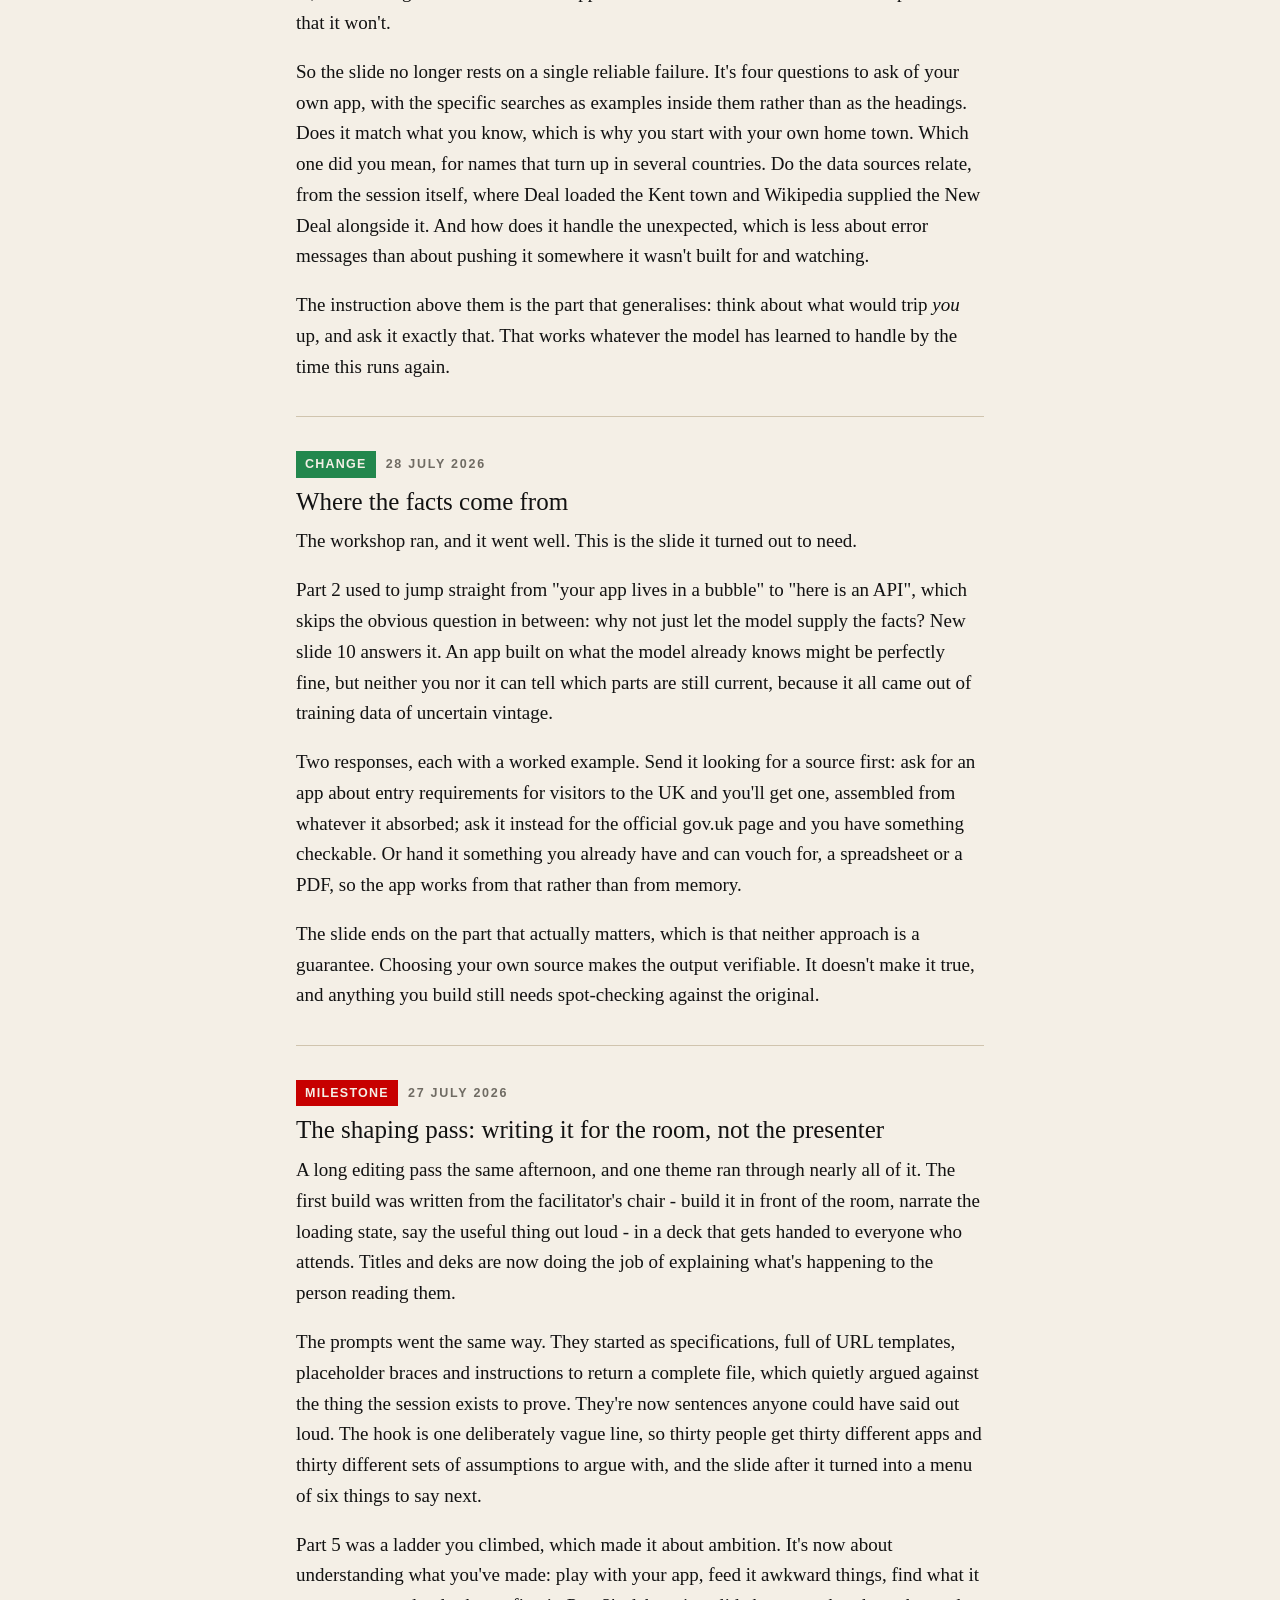
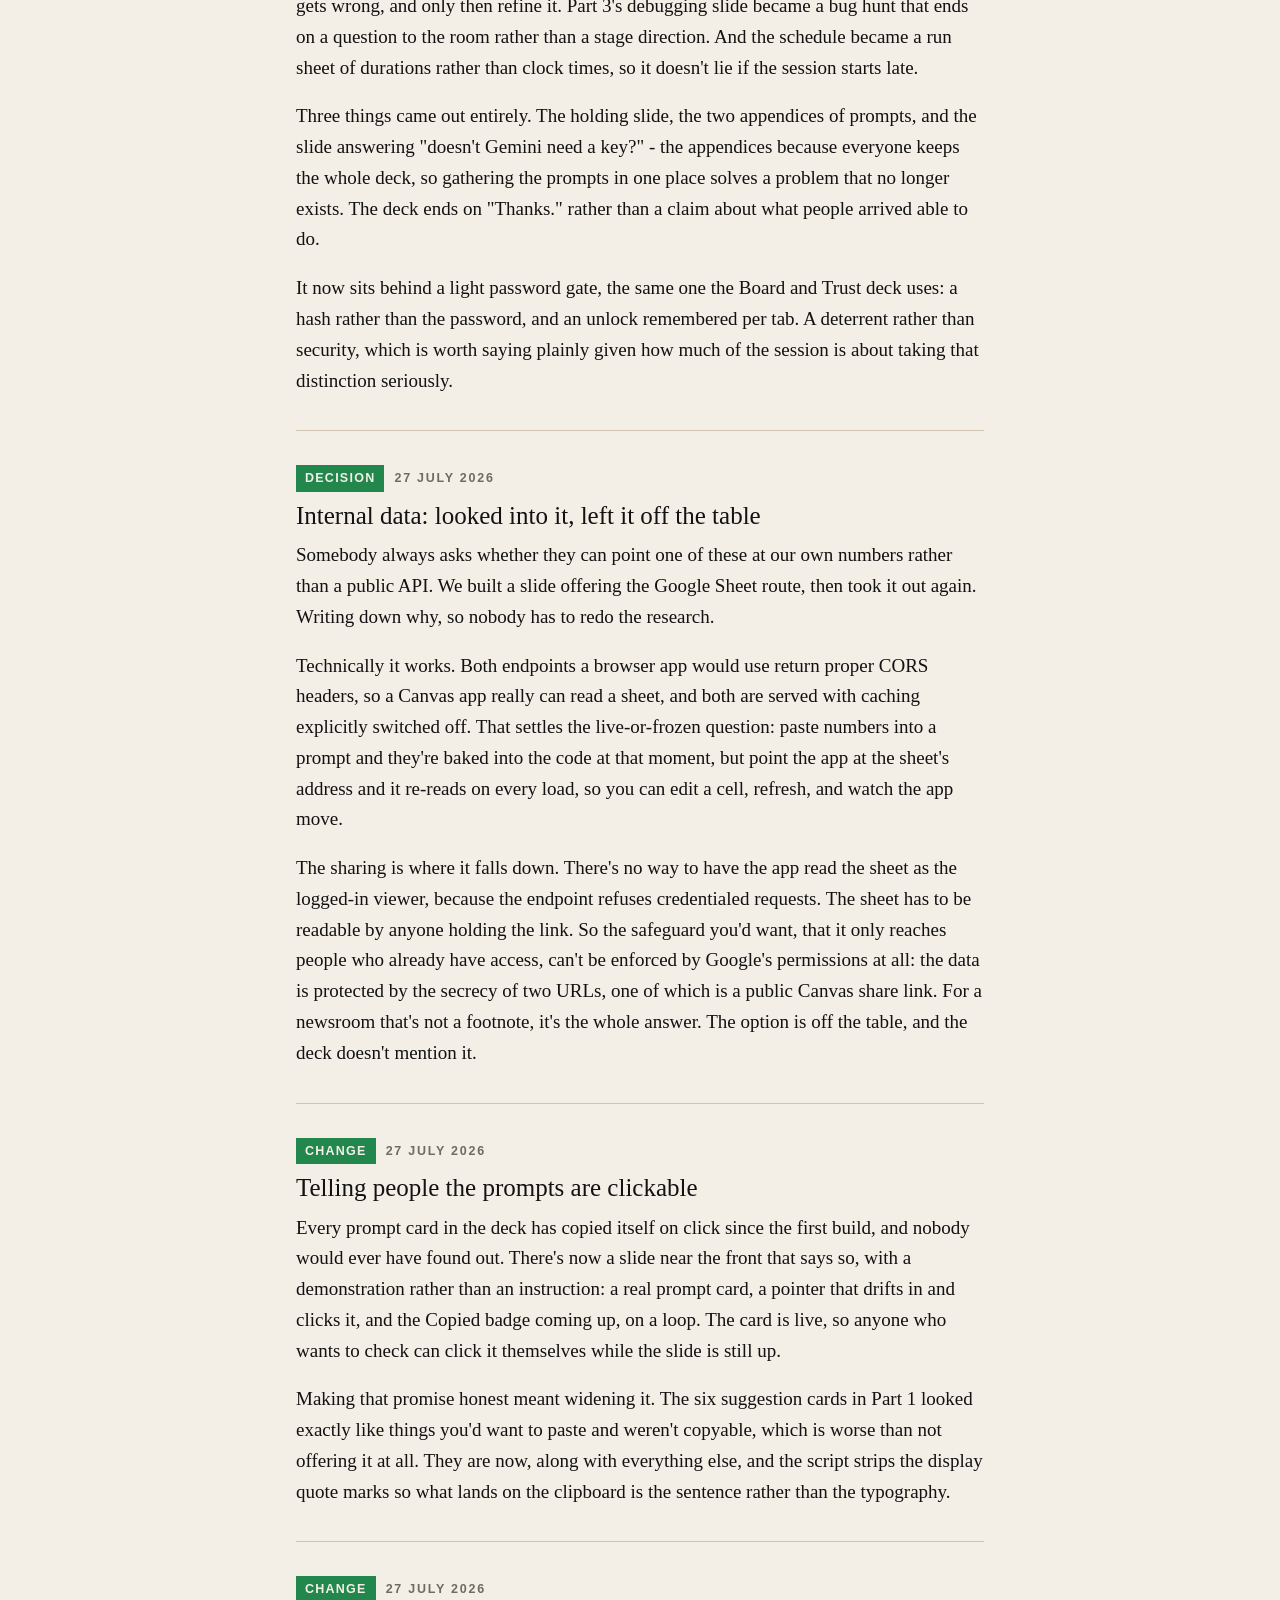
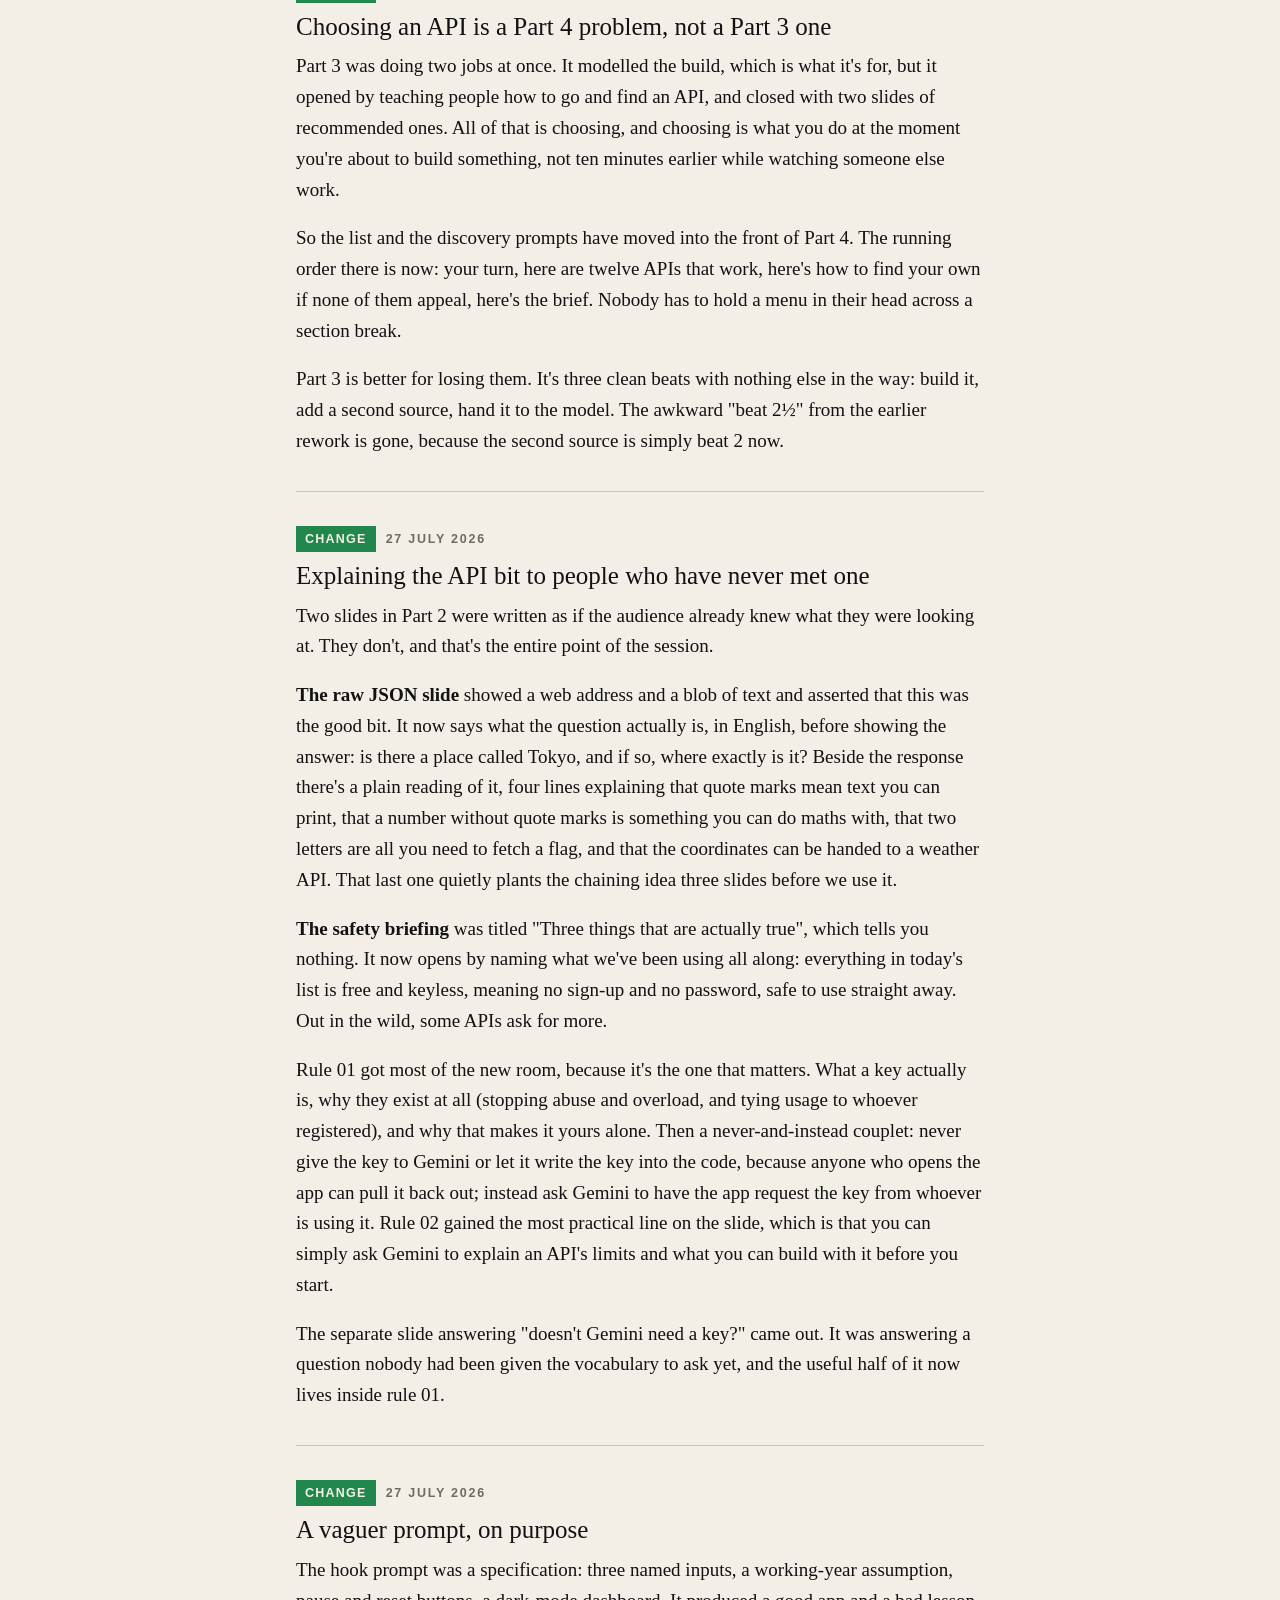
<file: about.html>
<!DOCTYPE html><html lang="en-GB"><head>
<meta charset="UTF-8">
<meta name="viewport" content="width=device-width, initial-scale=1">
<title>About · Vibecoding workshop</title>
<meta name="description" content="What the Vibecoding workshop deck is, how it was made, and a diary of what changed and why.">
<link rel="preconnect" href="https://assets.guim.co.uk" crossorigin>
<style>
  /* The deck's stylesheet is built around a fixed 1920×1080 stage, so
     this page carries its own layout. The fonts, the palette and the
     editorial register are deliberately the same. */

  @font-face {
    font-family: 'GH Guardian Headline';
    src: url('https://assets.guim.co.uk/static/frontend/fonts/guardian-headline/noalts-not-hinted/GHGuardianHeadline-Medium.woff2') format('woff2');
    font-weight: 500; font-style: normal; font-display: swap;
  }
  @font-face {
    font-family: 'GH Guardian Headline';
    src: url('https://assets.guim.co.uk/static/frontend/fonts/guardian-headline/noalts-not-hinted/GHGuardianHeadline-Bold.woff2') format('woff2');
    font-weight: 700; font-style: normal; font-display: swap;
  }
  @font-face {
    font-family: 'GuardianTextEgyptian';
    src: url('https://assets.guim.co.uk/static/frontend/fonts/guardian-textegyptian/noalts-not-hinted/GuardianTextEgyptian-Regular.woff2') format('woff2');
    font-weight: 400; font-style: normal; font-display: swap;
  }
  @font-face {
    font-family: 'GuardianTextEgyptian';
    src: url('https://assets.guim.co.uk/static/frontend/fonts/guardian-textegyptian/noalts-not-hinted/GuardianTextEgyptian-Bold.woff2') format('woff2');
    font-weight: 700; font-style: normal; font-display: swap;
  }
  @font-face {
    font-family: 'GuardianTextSans';
    src: url('https://assets.guim.co.uk/static/frontend/fonts/guardian-textsans/noalts-not-hinted/GuardianTextSans-Bold.woff2') format('woff2');
    font-weight: 700; font-style: normal; font-display: swap;
  }

  :root {
    --paper: #F4EFE6;
    --paper-deep: #E8DFD0;
    --paper-rule: #D0C4AE;
    --ink: #121212;
    --ink-soft: #3d3a35;
    --ink-mute: #6f6b63;
    --guardian-blue: #052962;
    --guardian-yellow: #FFE500;
    --news-red: #C70000;
    --eco-green: #22874d;
    --display: 'GH Guardian Headline', Georgia, 'Times New Roman', serif;
    --body: 'GuardianTextEgyptian', Georgia, 'Times New Roman', serif;
    --ui: 'GuardianTextSans', 'Helvetica Neue', Helvetica, Arial, sans-serif;
    --mono: 'Menlo', 'SF Mono', 'Courier New', monospace;
  }

  * { box-sizing: border-box; }
  html { -webkit-text-size-adjust: 100%; }
  body {
    margin: 0;
    background: var(--paper);
    color: var(--ink);
    font-family: var(--body);
    font-size: 19px;
    line-height: 1.62;
  }

  .band { height: 8px; display: flex; }
  .band i { flex: 1; }
  .band i:first-child { background: var(--guardian-blue); flex: 3; }
  .band i:last-child { background: var(--guardian-yellow); }

  .wrap { max-width: 46rem; margin: 0 auto; padding: 0 24px 96px; }

  header.masthead { padding: 56px 0 34px; border-bottom: 2px solid var(--ink); margin-bottom: 40px; }
  .eyebrow {
    font-family: var(--ui);
    font-weight: 700;
    font-size: 13px;
    letter-spacing: 0.16em;
    text-transform: uppercase;
    color: var(--news-red);
    margin: 0 0 14px;
  }
  h1 {
    font-family: var(--display);
    font-weight: 500;
    font-size: clamp(38px, 7vw, 60px);
    line-height: 1.04;
    letter-spacing: -0.015em;
    margin: 0 0 18px;
  }
  h1 em { color: var(--news-red); font-style: italic; }
  .standfirst {
    font-size: clamp(19px, 2.4vw, 22px);
    line-height: 1.5;
    color: var(--ink-soft);
    margin: 0;
    max-width: 34rem;
  }

  h2 {
    font-family: var(--display);
    font-weight: 500;
    font-size: clamp(26px, 4vw, 33px);
    line-height: 1.1;
    letter-spacing: -0.01em;
    margin: 48px 0 14px;
  }
  h3 {
    font-family: var(--display);
    font-weight: 500;
    font-size: clamp(21px, 3vw, 25px);
    line-height: 1.15;
    margin: 32px 0 10px;
  }
  p { margin: 0 0 18px; }
  a { color: var(--guardian-blue); text-decoration-thickness: 1px; text-underline-offset: 3px; }
  a:hover { color: var(--news-red); }
  a:focus-visible { outline: 3px solid var(--news-red); outline-offset: 3px; }
  strong { font-weight: 700; }
  code {
    font-family: var(--mono);
    font-size: 0.88em;
    background: var(--paper-deep);
    padding: 2px 6px;
    border-radius: 3px;
    word-break: break-word;
  }

  .lede-panel {
    background: var(--paper-deep);
    border-left: 5px solid var(--guardian-blue);
    padding: 22px 26px 6px;
    margin: 0 0 20px;
  }

  ul.plain { list-style: none; margin: 0 0 20px; padding: 0; }
  ul.plain li {
    padding: 11px 0 11px 26px;
    border-top: 1px solid var(--paper-rule);
    position: relative;
  }
  ul.plain li::before {
    content: '';
    position: absolute;
    left: 0; top: 21px;
    width: 9px; height: 9px;
    background: var(--news-red);
  }

  /* The diary */
  .entry { padding-top: 34px; margin-top: 34px; border-top: 1px solid var(--paper-rule); }
  .entry:first-of-type { border-top: 2px solid var(--ink); }
  .entry-meta {
    font-family: var(--ui);
    font-weight: 700;
    font-size: 12.5px;
    letter-spacing: 0.14em;
    text-transform: uppercase;
    color: var(--ink-mute);
    margin: 0 0 10px;
    display: flex;
    flex-wrap: wrap;
    align-items: center;
    gap: 10px;
  }
  .tag {
    color: var(--paper);
    background: var(--eco-green);
    padding: 3px 9px;
    letter-spacing: 0.1em;
  }
  .tag.milestone { background: var(--news-red); }
  .entry h3 { margin-top: 0; }

  footer.foot {
    margin-top: 64px;
    padding-top: 22px;
    border-top: 2px solid var(--ink);
    font-family: var(--ui);
    font-size: 13px;
    letter-spacing: 0.06em;
    color: var(--ink-mute);
  }

  @media (max-width: 480px) {
    body { font-size: 17px; }
    .wrap { padding-bottom: 64px; }
    header.masthead { padding-top: 36px; }
  }
</style>
</head>
<body>

<div class="band" aria-hidden="true"><i></i><i></i></div>

<div class="wrap">

  <header class="masthead">
    <p class="eyebrow">About this deck</p>
    <h1>Vibecoding <em>workshop.</em></h1>
    <p class="standfirst">A 90-minute session that takes people from prompting to building working, data-driven tools in Gemini Canvas. This page is the deck's working memory: what it is, how it's made, and what changed and why.</p>
  </header>

  <h2>What this is</h2>

  <div class="lede-panel">
    <p>Thirty-four slides for a hands-on workshop, for staff across all departments, with no coding experience assumed. People arrive with a laptop and leave having built something that pulls live data off the internet and hands it to a model to reason over.</p>
  </div>

  <p>The deck is at <a href="./">peter-guillam123.github.io/vibecoding-workshop</a>. It's driven entirely by hand: arrow keys or space to advance, nothing on a timer, nothing that advances itself. One slide is built to sit still rather than perform, which turns out to matter more than any of the animation.</p>

  <ul class="plain">
    <li><strong>Slide 24</strong> is the activity brief, and it stays on screen while people work.</li>
    <li><strong>Every prompt card copies on click</strong>, and so do the suggestion cards. The lesson plan says to keep the prompts open in a notes file so you're not retyping them live; this removes that step, because the deck is the clipboard. Slide 4 explains it, with a card that demonstrates itself.</li>
  </ul>

  <p>The session I now run by default is <a href="slg.html">the taster</a>: 24 slides for a single hands-on session of about forty minutes, with more to try afterwards. It began as a cut for the Guardian's Senior Leadership Group and outgrew that. It carries a map: a rail of parts in every footer, a full map of the deck on M, a contents page, and a little more motion where it earns its place. Its <a href="slg-first-edition.html">first edition</a> is kept as it was.</p>

  <h2>How it's made</h2>

  <p>Plain HTML and CSS, no build step and no framework. It's built from the <a href="https://github.com/peter-guillam123/guardian-deck-template">Guardian deck template</a>, which supplies a <code>&lt;deck-stage&gt;</code> web component for navigation and scaling, a design system carrying the real Guardian font cuts, and a choreography engine that handles the reveals. Slides are markup; new components get appended to the stylesheet rather than forked into the page.</p>

  <p>It deploys to GitHub Pages on every push. The fonts load from Guardian servers, which means the deck wants a network connection to look right, though it degrades to Georgia rather than breaking.</p>

  <p>One thing worth saying plainly, because it's the point of the workshop as much as the deck: this was built by describing it in English to Claude Code and letting it do the typing.</p>

  <h2>Diary</h2>

  <article class="entry">
    <p class="entry-meta"><span class="tag">Change</span><span>24 November 2026</span></p>
    <h3>A second line from Karpathy</h3>

    <p>The taster opened on one borrowed line, Karpathy in January 2023 saying the hottest new programming language is English. It now has the sequel. In February 2025 he gave the thing its name: "There's a new kind of coding I call 'vibe coding', where you fully give in to the vibes, embrace exponentials, and forget that the code even exists." Both wouldn't fit on one slide without shrinking the first, so there are two yellow slides in a row. The background holds still and only the words change, which reads as one slide moving from the first thought to the second, at whatever moment I choose to move it.</p>
  </article>

  <article class="entry">
    <p class="entry-meta"><span class="tag">Change</span><span>24 November 2026</span></p>
    <h3>The taster becomes the default session</h3>

    <p>The cut-down deck I built for one leadership event has turned out to be the session I want to run everywhere, so it has stopped pretending to be for one group. The cover says The Guardian where it said SLG, and the slide asking people who had done the longer workshop to help their neighbours has gone, since for most rooms this is now the first workshop.</p>

    <p>Gemini changed its models, so the setup slide is three steps again. The third is to check the prompt box says 4 Hydrogen, the quickest of the three on offer, which is what a room of people building at once needs. The looping demo beside the steps now does both jobs: it switches Canvas on, then opens the model menu and picks Everyday help. The model names will date, and when they do it's a few words of markup to change.</p>

    <p>On the API slide, the question and the answer now take three seconds each to cross between the app and the API, where they used to take just over one: people were missing them. A line under the lede spells out what API stands for, with the old workshop's rider that nobody has ever needed the full name. And the slide on combining APIs now pairs Postcodes.io with Wikipedia instead of a weather service: type a postcode, get the name of the area, and Wikipedia supplies a photo and a paragraph about it. Wikipedia will do that for almost anything with a name, which is the reason to show it.</p>
  </article>

  <article class="entry">
    <p class="entry-meta"><span class="tag">Change</span><span>12 October 2026</span></p>
    <h3>Data you already have, including the crumpled kind</h3>

    <p>Part 2 opens by saying the first app lives in a bubble, working from whatever the model absorbed in training, and that the way out is to give it data you trust. The deck went straight from there to live feeds, which skipped the easiest answer: hand over something you've already got. New slide, three columns. Upload a spreadsheet (with the caveat that the model reads whatever you upload, so nothing sensitive). Point at a web page you trust, such as the bank holidays on gov.uk. Or photograph a piece of paper: the third column is my son's school timetable, rescued from the bottom of his bag, which became an app that tells him what tomorrow holds. The slide ends by noting that all three stand still from the moment you hand them over, which is the cue for the live feeds that follow.</p>
  </article>

  <article class="entry">
    <p class="entry-meta"><span class="tag milestone">Milestone</span><span>12 October 2026</span></p>
    <h3>The taster, second edition: the same deck with a map</h3>

    <p>A thought experiment that became a build. Take the SLG taster, keep every word, and present it with everything the kit has learned since: more considered motion, and above all a way of finding your way around. The result is <code>slg-v2.html</code>, beside the first edition rather than replacing it.</p>

    <p>The navigation is the point. A rail of the deck's parts sits in every footer where the watermark used to be, and the current part carries a red rule. Press M, or click Map, and a dark panel lists every slide by part; you can click any of them, or arrow through them. A contents page after the epigraph is a ledger of the parts with timings, and every row is a button. The four "pick one" slides now carry tabs in their kicker line, so the twelve builds read as a set you can move across. And the address bar carries the slide number, so the email before the session can link straight to the builds, or to Part 3 for anyone working alone later. All of it is one small script, <code>deck-nav.js</code>, which reads the structure from the slides themselves: any section marked as the start of a part starts a part.</p>

    <p>Three slides gained motion. The cover shows the twelve builds one line at a time, to the right of the wordmark: what the room will have made by the end. On the hook slide, once the prompt has typed itself, a sketch of the app assembles beside it, title, two fields, a number counting up, three buttons, with the three "what you'll see" lines beneath. And "What an API is" is now drawn as well as said: your app on the left, the API on the right, a question travelling out along a pipe, the API lighting up, data travelling back and landing as a readout. Reduced motion and print see each of these at rest. Everything else carries the first edition's words unchanged, and a token diff of the two decks proves it.</p>
  </article>

  <article class="entry">
    <p class="entry-meta"><span class="tag">Change</span><span>9 October 2026</span></p>
    <h3>Four sharing slides become one</h3>

    <p>The end of the SLG taster had grown a show and tell, a quote, a sharing checklist and a step-by-step with screenshots. The plan has since settled: anyone who's built something fun shares it with me, and the best ones go round the group by email afterwards. So it's one slide now. Four numbered stops along a line: expand your app, click share, share via Drive, add Chris Moran. The first is the step everyone misses, since Canvas hides the share button until the app is expanded. One line underneath says the app may end up in front of the whole group, so keep anything internal out of it.</p>
  </article>

  <article class="entry">
    <p class="entry-meta"><span class="tag">Change</span><span>9 October 2026</span></p>
    <h3>If it's wrong, it's yours</h3>

    <p>The SLG taster's slide on trusting the model had the right intention and five boxes to bury it in. It's now one idea. You're answerable for everything your app shows, not just the clever part, and the more a step changes the data, the harder you check it. Three bars rise left to right to make the point before anyone reads a word: check the data, check your app harder, check what the model wrote every time. Even a trusted API can be out of date or answer a different question from the one you meant. It ends on the two tests that matter most: try it on things you know well, then show it to someone who knows more than you.</p>
  </article>

  <article class="entry">
    <p class="entry-meta"><span class="tag">Change</span><span>9 October 2026</span></p>
    <h3>Showing people where Canvas is, not telling them</h3>

    <p>The step everyone gets stuck on is turning Canvas on: it's two menus down, behind a + button that turns into an x. Describing that in a sentence wasn't working, so the SLG taster's setup slide now has a small looping demo beside the instructions. A pointer clicks +, the menu opens, it goes to More tools and then Canvas, and a Canvas chip appears in the prompt box. It's built in HTML and CSS rather than as a video, so it stays sharp on a projector. Anyone with reduced motion turned on, or printing the deck, gets a still of the open menu with Canvas highlighted. The slide also lost its third step and its explanatory box, and "Open Gemini" is now a link you can click.</p>
  </article>

  <article class="entry">
    <p class="entry-meta"><span class="tag">Change</span><span>5 October 2026</span></p>
    <h3>Where Canvas hides the share button</h3>

    <p>Sharing a Canvas app is easy once you know where to look, and almost nobody does: the share button doesn't exist until you expand the app to full size. The SLG taster now has a step-by-step slide with my own screenshots, cropped to the toolbar, and the button to press ringed in red. Expand it, then share via Drive, then it works like sharing a Google Doc.</p>
  </article>

  <article class="entry">
    <p class="entry-meta"><span class="tag">Change</span><span>5 October 2026</span></p>
    <h3>The next step, one idea at a time</h3>

    <p>The SLG's second session will be about sharing what people built, which freed Part 3 to be something else: an optional next step, for anyone with time left, or lunch, or another day. Two slides, built the same way so they read as a pair. Each has one idea in its title, three boxes showing how it works, and one prompt to try.</p>

    <p>The first is using two APIs at once, and the idea is that one answer becomes the next question. Type a postcode; Postcodes.io turns it into a place on the map; Open-Meteo turns that place into tomorrow's weather. Neither could do it alone. The second puts a model inside the same app: the API supplies the facts, Gemini makes a judgement about them, and the app shows both, so you can check one against the other. The lunch slide and the old four-prompt handoff slide went to make room.</p>
  </article>

  <article class="entry">
    <p class="entry-meta"><span class="tag">Change</span><span>5 October 2026</span></p>
    <h3>Twelve builds for the SLG, not four</h3>

    <p>Four options for 160 people put a lot of weight on four free services, all reached from one office connection. The taster now has three slides of four: daily life, news and the world, and money, words and culture. The Tube, the next long weekend, what Wikipedia is reading, who your MP is, a shorter word for a headline, a podcast, the V&amp;A. Each prompt names its API in bold, so you can see what's doing the work without reading the whole sentence. I tested them all from a browser's point of view first, and one candidate, Free Dictionary, didn't make it because it timed out.</p>
  </article>

  <article class="entry">
    <p class="entry-meta"><span class="tag milestone">Milestone</span><span>5 October 2026</span></p>
    <h3>A taster for the Senior Leadership Group</h3>

    <p>The SLG's first two-day event wants a taste of vibecoding: about 160 people from the editorial and commercial leadership groups, 40 minutes in one session and roughly 20 in another. The full workshop is 90 minutes for 30 people, so this is a new file beside it, <code>slg.html</code>, rather than an edit to the original.</p>

    <p>The rule for the cut was that nobody should have to fill in a blank to get started. The full workshop hands people twelve APIs and a starter prompt with brackets in it; with 160 people and 25 minutes, that's where the time would go. So the activity is four fixed builds, each a complete prompt you click and paste: what happened on this day (Wikipedia), whether to cycle in tomorrow (Open-Meteo), what a pound is worth (Frankfurter) and when the power is greenest (UK Carbon Intensity). Spreading the room across four sources also stops any one of them getting hammered from a single office connection. Session two repeats the four in the same colours, each with its own prompt for putting a model inside the app.</p>

    <p>The meeting-cost app stays as the opener, built on the big screen with everyone following along. Three iteration options instead of six. The API explanation drops from three slides to one: the tap line, three columns on asking, answering and who does the plumbing, and the one rule about keys. Five working rules became three. A new slide closes session one by inviting people to carry on over lunch, and tells them not to share anything until session two has covered what to check.</p>

    <p>All four APIs were checked from a browser's point of view on the day of the build. Frankfurter returned errors for a few minutes and then recovered, which is worth checking again on the morning.</p>
  </article>

  <article class="entry">
    <p class="entry-meta"><span class="tag">Change</span><span>28 July 2026</span></p>
    <h3>Two questions before you share anything</h3>

    <p>The sharing slide had one warning on it, about who can see the link. It now has a checklist of two, and the new one is the more important.</p>

    <p><strong>Is it ready to be shared?</strong> Building something that works in twenty minutes is a thrill, and it is not the same as having something tested. The whole session is designed to make people feel how fast this is, so it owes them the counterweight: if the thing does anything that matters, spend real time checking it, look hard at what it actually outputs, and show it to one person who knows the subject before going wider.</p>

    <p><strong>Who should it be shared with?</strong> The old warning, sharpened. Named people rather than anyone with the link, and the test that matters: everyone you send it to must already have access to whatever data is inside it. Sharing the app must never become a way of sharing the data.</p>
  </article>

  <article class="entry">
    <p class="entry-meta"><span class="tag">Change</span><span>29 July 2026</span></p>
    <h3>The API names became links</h3>

    <p>The matrix printed each endpoint underneath its API's name, which looked helpful and wasn't. The URLs carried placeholder braces, so anyone who followed the slide's own instruction to open one in a tab would have got an error. They were also the reason both tables wrapped and ran tight against the footer.</p>

    <p>The names are links now, each one opening a real example query in a new tab: a postcode already filled in, a place already searched, a barcode already looked up. One click and you are looking at exactly what your app would receive. The endpoints themselves are gone from the page, which is consistent with how the rest of the deck works anyway — the base-build prompt says "the Open-Meteo geocoding API" and never quotes a URL at anybody.</p>

    <p>All twelve were run before they were linked. Losing the URL lines gave the rows back enough space to more than double their padding.</p>
  </article>

  <article class="entry">
    <p class="entry-meta"><span class="tag">Change</span><span>29 July 2026</span></p>
    <h3>The part you can't trust</h3>

    <p>The handoff slide is the moment the session has been building to, and until now nothing followed it except a line celebrating what it unlocks. That left the most consequential caveat in the whole workshop unsaid.</p>

    <p>Everything before the handoff comes straight out of an API. Your app can still ask the wrong question, but if the source is sound and the question is right, so is the data. A transformation by a model is a different kind of thing: it can invent, it smooths the specific into the general, and it is only ever as good as the instruction behind it.</p>

    <p>Four responses rather than the three first sketched. Check every transformation against the data it was handed. Tell the model in the prompt to use only what you gave it and to say when the answer isn't there, which is the single most effective mitigation available at this level. Feed consistent errors back into the chat, because twice is a pattern. And show the source rather than leaning on a warning: a label saying the text is AI-generated moves the risk onto the reader without helping them, where the raw figure sitting beside the sentence lets them check it in a glance.</p>
  </article>

  <article class="entry">
    <p class="entry-meta"><span class="tag">Change</span><span>29 July 2026</span></p>
    <h3>Five rules, where there used to be one feature</h3>

    <p>Slide 6 existed to demonstrate one thing: that every prompt in the deck copies on click. It did it nicely, with a pointer that drifted in and clicked on a loop. But running the workshop surfaced four things that matter more to whether somebody gets stuck, and none of them had anywhere to live.</p>

    <p>So it's five rules now, and the copy trick is only the first. Start a new chat for each project, because the model re-reads your entire conversation every time you ask it something and a chat that has wandered through three projects drags all of it into the fourth. Use a separate chat, Canvas off, for questions and research. Know that Canvas is flaky and that a preview window refusing to load is the tool having a moment rather than your prompt being wrong. And know that starting again is a legitimate move: you cannot argue a drifted project back into shape, and trying wastes more time than rebuilding.</p>

    <p>The animated demo came out, along with its stylesheet. The Copied badge still appears inline in rule 01, which was the part that needed showing rather than telling.</p>
  </article>

  <article class="entry">
    <p class="entry-meta"><span class="tag">Change</span><span>28 July 2026</span></p>
    <h3>One borrowed line, on a yellow slide</h3>

    <p>Andrej Karpathy, January 2023: the hottest new programming language is English. Seven words that say what the whole session is for, so they now sit at slide 2 with nothing else on the page.</p>

    <p>It could have gone on the orientation slide that follows. It shouldn't, because that slide's hero line is the same idea in our own words, and put side by side the two would have fought. One after the other they escalate: the quote states the thesis, and the next slide turns it into a promise about what you'll have built by the end.</p>

    <p>Yellow because the deck has spent the whole way through using yellow to mark the bit that matters, on the cover, on the API query, on the thirty minutes in the run sheet. This is that gesture at full scale, used exactly once, which is what stops it being decoration.</p>
  </article>

  <article class="entry">
    <p class="entry-meta"><span class="tag">Change</span><span>28 July 2026</span></p>
    <h3>Written for the person reading it alone</h3>

    <p>An unplanned outcome of building the deck this way, with every prompt on the slides and copyable, is that it works as a self-guided tutorial. Someone can be sent the link and get through it without anyone standing at the front. But a reader arriving on their own had no idea what Canvas was, why it rather than anything else, or what they were being promised.</p>

    <p>New slide 2 does that job. It opens on the promise, that you'll have built something that works without writing a line of code, with the deck's yellow marker drawing under the last part of it. Then three open columns rather than cards, because this early the page should feel airy: what we're using, what it gives you, and what it isn't.</p>

    <p>That third column is the one worth having. Canvas is not a developer's tool, Claude Code and its like go a great deal further and expect more of you, and saying so plainly is more persuasive than pretending otherwise. Canvas is narrower on purpose and already sitting inside Workspace, which is exactly the argument for learning it first. The slide closes by telling anyone reading alone to work through in order and click any prompt to copy it.</p>
  </article>

  <article class="entry">
    <p class="entry-meta"><span class="tag">Change</span><span>28 July 2026</span></p>
    <h3>Keys, done properly</h3>

    <p>The session tells people not to paste an API key into Canvas, and then never says what they should do instead, which leaves the most useful half of the internet behind a rule with no workaround. This slide closes that.</p>

    <p>The move is to ask for a box in the app where you type your own key each time you use it. The app can reach the API; the key was never written into the code, so there's nothing for anyone opening the app to extract, and Gemini never saw it. There's a copyable prompt for exactly that.</p>

    <p>It ends on the bit that people get wrong out of helpfulness rather than carelessness: if you share the app, everyone needs their own key. Sending someone yours to save them the bother means the usage bills to you, it can be used without your knowing, and you can't take it back.</p>
  </article>

  <article class="entry">
    <p class="entry-meta"><span class="tag">Change</span><span>28 July 2026</span></p>
    <h3>The bug hunt stops depending on one bug</h3>

    <p>The Newcastle trick was built on Canvas not thinking of it. Running the session showed that it increasingly does: apps now often come out with a disambiguation list already built in, which is a good outcome for the app and a bad one for a slide whose whole premise is that it won't.</p>

    <p>So the slide no longer rests on a single reliable failure. It's four questions to ask of your own app, with the specific searches as examples inside them rather than as the headings. Does it match what you know, which is why you start with your own home town. Which one did you mean, for names that turn up in several countries. Do the data sources relate, from the session itself, where Deal loaded the Kent town and Wikipedia supplied the New Deal alongside it. And how does it handle the unexpected, which is less about error messages than about pushing it somewhere it wasn't built for and watching.</p>

    <p>The instruction above them is the part that generalises: think about what would trip <em>you</em> up, and ask it exactly that. That works whatever the model has learned to handle by the time this runs again.</p>
  </article>

  <article class="entry">
    <p class="entry-meta"><span class="tag">Change</span><span>28 July 2026</span></p>
    <h3>Where the facts come from</h3>

    <p>The workshop ran, and it went well. This is the slide it turned out to need.</p>

    <p>Part 2 used to jump straight from "your app lives in a bubble" to "here is an API", which skips the obvious question in between: why not just let the model supply the facts? New slide 10 answers it. An app built on what the model already knows might be perfectly fine, but neither you nor it can tell which parts are still current, because it all came out of training data of uncertain vintage.</p>

    <p>Two responses, each with a worked example. Send it looking for a source first: ask for an app about entry requirements for visitors to the UK and you'll get one, assembled from whatever it absorbed; ask it instead for the official gov.uk page and you have something checkable. Or hand it something you already have and can vouch for, a spreadsheet or a PDF, so the app works from that rather than from memory.</p>

    <p>The slide ends on the part that actually matters, which is that neither approach is a guarantee. Choosing your own source makes the output verifiable. It doesn't make it true, and anything you build still needs spot-checking against the original.</p>
  </article>

  <article class="entry">
    <p class="entry-meta"><span class="tag milestone">Milestone</span><span>27 July 2026</span></p>
    <h3>The shaping pass: writing it for the room, not the presenter</h3>

    <p>A long editing pass the same afternoon, and one theme ran through nearly all of it. The first build was written from the facilitator's chair - build it in front of the room, narrate the loading state, say the useful thing out loud - in a deck that gets handed to everyone who attends. Titles and deks are now doing the job of explaining what's happening to the person reading them.</p>

    <p>The prompts went the same way. They started as specifications, full of URL templates, placeholder braces and instructions to return a complete file, which quietly argued against the thing the session exists to prove. They're now sentences anyone could have said out loud. The hook is one deliberately vague line, so thirty people get thirty different apps and thirty different sets of assumptions to argue with, and the slide after it turned into a menu of six things to say next.</p>

    <p>Part 5 was a ladder you climbed, which made it about ambition. It's now about understanding what you've made: play with your app, feed it awkward things, find what it gets wrong, and only then refine it. Part 3's debugging slide became a bug hunt that ends on a question to the room rather than a stage direction. And the schedule became a run sheet of durations rather than clock times, so it doesn't lie if the session starts late.</p>

    <p>Three things came out entirely. The holding slide, the two appendices of prompts, and the slide answering "doesn't Gemini need a key?" - the appendices because everyone keeps the whole deck, so gathering the prompts in one place solves a problem that no longer exists. The deck ends on "Thanks." rather than a claim about what people arrived able to do.</p>

    <p>It now sits behind a light password gate, the same one the Board and Trust deck uses: a hash rather than the password, and an unlock remembered per tab. A deterrent rather than security, which is worth saying plainly given how much of the session is about taking that distinction seriously.</p>
  </article>

  <article class="entry">
    <p class="entry-meta"><span class="tag">Decision</span><span>27 July 2026</span></p>
    <h3>Internal data: looked into it, left it off the table</h3>

    <p>Somebody always asks whether they can point one of these at our own numbers rather than a public API. We built a slide offering the Google Sheet route, then took it out again. Writing down why, so nobody has to redo the research.</p>

    <p>Technically it works. Both endpoints a browser app would use return proper CORS headers, so a Canvas app really can read a sheet, and both are served with caching explicitly switched off. That settles the live-or-frozen question: paste numbers into a prompt and they're baked into the code at that moment, but point the app at the sheet's address and it re-reads on every load, so you can edit a cell, refresh, and watch the app move.</p>

    <p>The sharing is where it falls down. There's no way to have the app read the sheet as the logged-in viewer, because the endpoint refuses credentialed requests. The sheet has to be readable by anyone holding the link. So the safeguard you'd want, that it only reaches people who already have access, can't be enforced by Google's permissions at all: the data is protected by the secrecy of two URLs, one of which is a public Canvas share link. For a newsroom that's not a footnote, it's the whole answer. The option is off the table, and the deck doesn't mention it.</p>
  </article>

  <article class="entry">
    <p class="entry-meta"><span class="tag">Change</span><span>27 July 2026</span></p>
    <h3>Telling people the prompts are clickable</h3>

    <p>Every prompt card in the deck has copied itself on click since the first build, and nobody would ever have found out. There's now a slide near the front that says so, with a demonstration rather than an instruction: a real prompt card, a pointer that drifts in and clicks it, and the Copied badge coming up, on a loop. The card is live, so anyone who wants to check can click it themselves while the slide is still up.</p>

    <p>Making that promise honest meant widening it. The six suggestion cards in Part 1 looked exactly like things you'd want to paste and weren't copyable, which is worse than not offering it at all. They are now, along with everything else, and the script strips the display quote marks so what lands on the clipboard is the sentence rather than the typography.</p>
  </article>

  <article class="entry">
    <p class="entry-meta"><span class="tag">Change</span><span>27 July 2026</span></p>
    <h3>Choosing an API is a Part 4 problem, not a Part 3 one</h3>

    <p>Part 3 was doing two jobs at once. It modelled the build, which is what it's for, but it opened by teaching people how to go and find an API, and closed with two slides of recommended ones. All of that is choosing, and choosing is what you do at the moment you're about to build something, not ten minutes earlier while watching someone else work.</p>

    <p>So the list and the discovery prompts have moved into the front of Part 4. The running order there is now: your turn, here are twelve APIs that work, here's how to find your own if none of them appeal, here's the brief. Nobody has to hold a menu in their head across a section break.</p>

    <p>Part 3 is better for losing them. It's three clean beats with nothing else in the way: build it, add a second source, hand it to the model. The awkward "beat 2½" from the earlier rework is gone, because the second source is simply beat 2 now.</p>
  </article>

  <article class="entry">
    <p class="entry-meta"><span class="tag">Change</span><span>27 July 2026</span></p>
    <h3>Explaining the API bit to people who have never met one</h3>

    <p>Two slides in Part 2 were written as if the audience already knew what they were looking at. They don't, and that's the entire point of the session.</p>

    <p><strong>The raw JSON slide</strong> showed a web address and a blob of text and asserted that this was the good bit. It now says what the question actually is, in English, before showing the answer: is there a place called Tokyo, and if so, where exactly is it? Beside the response there's a plain reading of it, four lines explaining that quote marks mean text you can print, that a number without quote marks is something you can do maths with, that two letters are all you need to fetch a flag, and that the coordinates can be handed to a weather API. That last one quietly plants the chaining idea three slides before we use it.</p>

    <p><strong>The safety briefing</strong> was titled "Three things that are actually true", which tells you nothing. It now opens by naming what we've been using all along: everything in today's list is free and keyless, meaning no sign-up and no password, safe to use straight away. Out in the wild, some APIs ask for more.</p>

    <p>Rule 01 got most of the new room, because it's the one that matters. What a key actually is, why they exist at all (stopping abuse and overload, and tying usage to whoever registered), and why that makes it yours alone. Then a never-and-instead couplet: never give the key to Gemini or let it write the key into the code, because anyone who opens the app can pull it back out; instead ask Gemini to have the app request the key from whoever is using it. Rule 02 gained the most practical line on the slide, which is that you can simply ask Gemini to explain an API's limits and what you can build with it before you start.</p>

    <p>The separate slide answering "doesn't Gemini need a key?" came out. It was answering a question nobody had been given the vocabulary to ask yet, and the useful half of it now lives inside rule 01.</p>
  </article>

  <article class="entry">
    <p class="entry-meta"><span class="tag">Change</span><span>27 July 2026</span></p>
    <h3>A vaguer prompt, on purpose</h3>

    <p>The hook prompt was a specification: three named inputs, a working-year assumption, pause and reset buttons, a dark-mode dashboard. It produced a good app and a bad lesson, because everyone in the room would have ended up with more or less the same thing.</p>

    <p>It is now one sentence. <strong>"Create an app that calculates the cost of a meeting."</strong> Thirty people get thirty different apps, which means thirty different sets of assumptions to notice and argue with. Slide 5 now says what Canvas will do next, that the preview opens beside the code, and that your version won't match anyone else's, then asks people to actually use the thing and work out what it decided without asking them.</p>

    <p>Slide 6 absorbed everything the old prompt used to specify, but as a menu of six moves rather than a spec: make it live, make it look better, make it honest, make it easier, make it sting, make it useful. Each one is the sentence to type, not a description of it. The advice underneath is to ask for one thing at a time, because a stacked request comes back with most of it done and no clue which part got dropped.</p>
  </article>

  <article class="entry">
    <p class="entry-meta"><span class="tag">Fix</span><span>27 July 2026</span></p>
    <h3>Canvas is two clicks down, not one</h3>

    <p>The pre-flight slide sent people to the + button to find Canvas. It isn't there. The path is <strong>+</strong>, then <strong>More tools</strong>, then <strong>Canvas</strong>, and a Canvas chip appears next to the prompt box once it's on. Corrected on slide 2, and on the Part 1 opener, which had inherited "click the Canvas icon" straight from the lesson plan.</p>

    <p>The chip is the useful part. It's a confirmation signal you can ask thirty people to check at a glance, which is exactly what a two-minute pre-flight needs.</p>
  </article>

  <article class="entry">
    <p class="entry-meta"><span class="tag milestone">Milestone</span><span>27 July 2026</span></p>
    <h3>First build, and an API matrix that needed rescuing</h3>

    <p>The lesson plan's facilitator checklist opens with an instruction to click-test every API in the matrix on the morning of the session, on the grounds that free APIs die without warning. So I did that before writing a single slide. Two of the twelve were broken, and one of them was load-bearing.</p>

    <p><strong>REST Countries was dead.</strong> It returned a deprecation notice instead of data, and the v5 that replaces it answers <code>Authorization key required.</code> That's worse than a broken link, because REST Countries was the API modelled live in Part 3 and the basis of both the base-build and the LLM-handoff prompts in the appendix. Its replacement also breaks the workshop's own first safety rule, which is never to paste a key into Canvas.</p>

    <p>The fix turned out better than the thing it replaced. Instead of one substitute, the deck now models two sources: Open-Meteo's geocoding endpoint for the structured half, meaning country, population, timezone, coordinates and the two-letter code that fetches a flag, and Wikipedia's summary endpoint for the human half, a photograph and a paragraph of prose. Both keyless, both browser-friendly.</p>

    <p>Modelling them one after the other adds a beat the plan didn't have, which is watching a second source arrive off the back of a single sentence. It also sharpens the line the whole session is built around, because you can now point at each half on screen while saying that the API gives you the facts and the model gives you judgement.</p>

    <p>It came with a gift. Type <strong>Newcastle</strong> and it breaks, every time: Open-Meteo confidently returns Australia while Wikipedia hands back a disambiguation page with no photograph. That's a reliable, unfrightening bug to demonstrate the panic-button prompt against, rather than waiting to be ambushed by a random wobble in front of thirty people. And two sources quietly disagreeing is a properly journalistic point to be able to make. It has its own slide.</p>

    <p><strong>Frankfurter would have failed in the browser.</strong> The endpoint in the plan redirects to a new domain, and the redirect response carries no <code>Access-Control-Allow-Origin</code> header, so a browser blocks it before it ever reaches the working endpoint. The kind of thing that looks fine when you paste it into a browser bar and fails the moment an app tries it. The matrix now carries the destination URL.</p>

    <p>Two smaller gaps closed on the way. The safety briefing promised three points and listed two, so the missing third, that a public link is public, is restored as rule 03 and now bookends properly with the sharing slide at the end. And the plan never answered the question someone always asks: why say never paste a key, then ask everyone to call Gemini from inside their app? That gets its own slide immediately after the rules, rather than a raised hand halfway through Part 3.</p>

    <p>The one thing added without being asked is a participant pre-flight at slide 2. Three checks, two minutes, at the very top of the session. The plan's pre-flight was facilitator-only, and the likeliest way to lose a workshop is finding out at the halfway mark that four people can't open Canvas at all.</p>

    <p>Checked at 1920×1080 across all thirty-two slides: no overflow, no console errors. The appendix stacks and the second matrix slide needed a tighter setting to fit, which sits in the stylesheet as a measured correction rather than a guess.</p>
  </article>

  <footer class="foot">
    <p>Chris Moran · Guardian · <a href="https://github.com/peter-guillam123/vibecoding-workshop">Source on GitHub</a> · <a href="./">Open the deck</a></p>
  </footer>

</div>

</body></html>
</file>
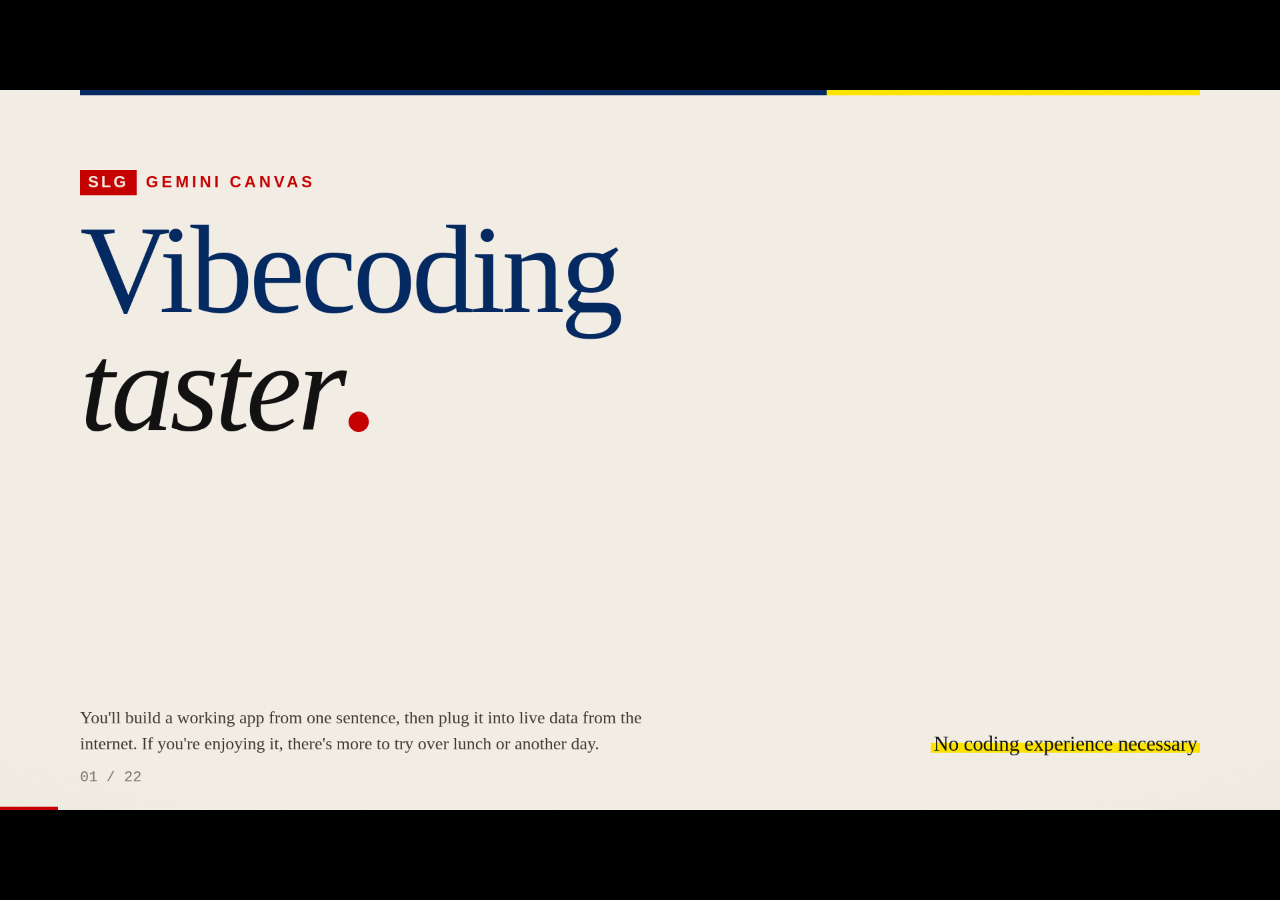
<file: slg-first-edition.html>
<!DOCTYPE html><html lang="en"><head>
<meta charset="UTF-8">
<meta name="viewport" content="width=device-width, initial-scale=1">
<title>Vibecoding taster - SLG, first edition</title>
<link rel="preconnect" href="https://assets.guim.co.uk" crossorigin>
<link rel="stylesheet" href="styles.css?v=2026-10-12">
</head>
<body>

<div id="deck-gate" role="dialog" aria-modal="true" aria-label="Password required">
  <form class="dg-card" id="deck-gate-form">
    <div class="dg-rule" aria-hidden="true"></div>
    <p class="dg-kicker">Vibecoding taster</p>
    <h1>Enter the <em>password</em>.</h1>
    <input id="deck-gate-input" type="password" autocomplete="off" autofocus aria-label="Password" placeholder="Password">
    <button type="submit">Enter</button>
    <p class="dg-error" id="deck-gate-error" hidden>That's not it. Try again.</p>
  </form>
</div>
<script src="gate.js"></script>

<!-- ================================================================
     VIBECODING TASTER - the Senior Leadership Group cut.
     A shorter sibling of index.html, not a replacement. About 160
     people, two sessions: 40 minutes of building, then about 20
     minutes later (same day or the next).

     Session 1: build the meeting-cost app together on the big
     screen, then pick one of twelve live-data builds. Lunch: carry on
     if you're enjoying it. Session 2: put a model inside the app,
     check what it wrote, show and tell, sharing, takeaways.

     The rule for this version: every choice is a short, fixed menu
     with the full prompt ready to copy. Nobody has to fill in a
     blank to get started.
     ================================================================ -->

<deck-stage width="1920" height="1080">

  <!-- ============================================================
       Cover
       ============================================================ -->
  <section class="slide cover" data-label="Cover">
    <div class="rule-band"></div>

    <div>
      <p class="kicker" data-fx="rise" style="--d:80ms"><span class="group-tag">SLG</span>Gemini Canvas</p>
      <h1 class="wordmark" data-split data-split-base="300" data-split-step="60">Vibecoding<br><em>taster<span class="q-mark">.</span></em></h1>
    </div>

    <div class="cover-meta-row">
      <p class="cover-framing" data-fx="rise" style="--d:900ms">You'll build a working app from one sentence, then plug it into live data from the internet. If you're enjoying it, there's more to try over lunch or another day.</p>
      <div class="cover-stat-block" data-fx="rise" style="--d:1020ms">
        <p class="cover-note-wrap"><span class="cover-note">No coding experience necessary</span></p>
      </div>
    </div>

    <div class="slide-foot">
      <span class="wm">Vibecoding taster</span>
      <span class="num">01 / NN</span>
    </div>
  </section>

  <!-- ============================================================
       Epigraph. Same yellow slide as the full workshop.
       ============================================================ -->
  <section class="slide yellow slide--epigraph" data-label="Epigraph">
    <div class="rule-band"></div>

    <div class="slide-body">
      <p class="epigraph" data-split data-split-base="300" data-split-step="80">“The hottest new programming language is English”</p>
      <p class="epigraph-attr" data-fx="rise" style="--d:1500ms">Andrej Karpathy · January 2023</p>
    </div>

    <div class="slide-foot">
      <span class="wm">Vibecoding taster</span>
      <span class="num">02 / NN</span>
    </div>
  </section>

  <!-- ============================================================
       For the people who've done the full workshop. A request, not
       a job: sit beside someone, nudge rather than drive, then get
       on with your own. Placed before the pre-flight because the
       first five minutes are where most people get stuck.
       ============================================================ -->
  <section class="slide ink slide--research" data-label="Done this before?">
    <div class="rule-band"></div>

    <p class="research-eyebrow" data-fx="rise" style="--d:80ms">A favour to ask</p>
    <p class="research-quote" data-split data-split-base="220" data-split-step="26">Done this already? <em>Put your hand up</em>, and help the people around you.</p>
    <p class="research-sub research-sub--prose" data-fx="rise" style="--d:1300ms">Most people get stuck in the first five minutes, usually turning Canvas on. A quick pointer is all they need. Remind people that starting again is easy and quick and that asking Gemini questions is always an option.</p>

    <div class="slide-foot">
      <span class="wm">Vibecoding taster</span>
      <span class="num">04 / NN</span>
    </div>
  </section>

  <!-- ============================================================
       Pre-flight. Two steps, and a looping demo of the one people
       get lost on: + turns to x, menu, More tools, Canvas, and the
       Canvas chip appears. Built in HTML and CSS rather than video,
       so it's sharp on a projector. Reduced motion and print get a
       still of the open menu with Canvas highlighted. The demo is
       hidden from screen readers; step 02 says the same in words.
       ============================================================ -->
  <section class="slide slide--preflight" data-label="Pre-flight">
    <div class="rule-band"></div>

    <p class="kicker" data-fx="rise" style="--d:60ms">Before we start · Two minutes</p>
    <h2 class="slide-title" data-split>Two things, right <em>now</em>.</h2>
    <p class="slide-subtitle" data-fx="rise" style="--d:260ms">Gemini is the AI model. Canvas is what's called a harness: it gives Gemini somewhere safe to write code and run it, so you get a working app, not just a reply. If either doesn't work, put your hand up.</p>

    <div class="slide-body">
      <div class="pf">
        <ol class="pf-steps">
          <li class="pf-step" data-fx="rise" style="--d:340ms">
            <span class="pf-num">01</span>
            <h3>Open Gemini</h3>
            <p>Signed in on your work account.</p>
            <a class="pf-link" href="https://gemini.google.com/app" target="_blank" rel="noopener">gemini.google.com<span aria-hidden="true"> ↗</span></a>
          </li>
          <li class="pf-step" data-fx="rise" style="--d:460ms">
            <span class="pf-num">02</span>
            <h3>Turn Canvas on</h3>
            <p>Click the <strong>+</strong> button, then <strong>More tools</strong>, then <strong>Canvas</strong>. A Canvas chip appears in the prompt box when it's on.</p>
          </li>
        </ol>

        <div class="gx" aria-hidden="true" data-fx="fade" style="--d:560ms">
          <div class="gx-bar">
            <span class="gx-btn"><svg class="gx-plus" viewBox="0 0 24 24" width="30" height="30"><path d="M12 4v16M4 12h16" stroke="currentColor" stroke-width="2" stroke-linecap="round" fill="none"/></svg></span>
            <span class="gx-chip"><svg viewBox="0 0 24 24" width="22" height="22"><rect x="3" y="7" width="12" height="12" rx="2.5" fill="none" stroke="currentColor" stroke-width="1.8"/><rect x="8" y="3" width="13" height="13" rx="2.5" fill="#fff" stroke="currentColor" stroke-width="1.8"/></svg>Canvas</span>
            <span class="gx-ph">Ask Gemini</span>
            <span class="gx-model">Flash<svg viewBox="0 0 24 24" width="22" height="22"><path d="M6 9l6 6 6-6" fill="none" stroke="currentColor" stroke-width="2" stroke-linecap="round" stroke-linejoin="round"/></svg></span>
          </div>

          <div class="gx-menu">
            <span class="gx-item">Upload files</span>
            <span class="gx-item">Add from Drive</span>
            <span class="gx-item">More uploads <i>›</i></span>
            <span class="gx-rule"></span>
            <span class="gx-item">Create image</span>
            <span class="gx-item">Create video</span>
            <span class="gx-item">Create music</span>
            <span class="gx-item gx-more">More tools <i>›</i></span>
          </div>

          <div class="gx-sub">
            <span class="gx-item gx-canvas"><svg viewBox="0 0 24 24" width="22" height="22"><rect x="3" y="7" width="12" height="12" rx="2.5" fill="none" stroke="currentColor" stroke-width="1.8"/><rect x="8" y="3" width="13" height="13" rx="2.5" fill="none" stroke="currentColor" stroke-width="1.8"/></svg>Canvas</span>
            <span class="gx-item">Deep research</span>
            <span class="gx-item">Guided learning</span>
          </div>

          <svg class="gx-cursor" viewBox="0 0 24 24" width="38" height="38"><path d="M3 2l7 19 2.6-7.4L20 11z" fill="#121212" stroke="#fff" stroke-width="1.6" stroke-linejoin="round"/></svg>
        </div>
      </div>
    </div>

    <div class="slide-foot">
      <span class="wm">Vibecoding taster</span>
      <span class="num">04 / NN</span>
    </div>
  </section>

  <!-- ============================================================
       Four rules: three cut down from the full workshop's five, plus asking Gemini.
       ============================================================ -->
  <section class="slide slide--rules slide--rules-dense slide--rules-roomy slide--spread" data-label="Four rules">
    <div class="rule-band"></div>

    <p class="kicker" data-fx="rise" style="--d:60ms">How to work today</p>
    <h2 class="slide-title" data-split>Four rules for <em>today</em>.</h2>
    <p class="slide-subtitle" data-fx="rise" style="--d:200ms">None of these are about code. All of them are about not getting stuck.</p>

    <div class="slide-body">
      <ul class="rules-list">
        <li class="rule-row" data-fx="rise" style="--d:260ms">
          <span class="rule-tag">01</span>
          <div>
            <h3>Every prompt on these slides copies on click</h3>
            <p>Click any prompt and it's on your clipboard, ready to paste. You'll see <span class="chip-copied">Copied</span> appear in the corner.</p>
          </div>
        </li>
        <li class="rule-row" data-fx="rise" style="--d:380ms">
          <span class="rule-tag">02</span>
          <div>
            <h3>Ask for one thing at a time</h3>
            <p>If you stack five changes into a sentence you'll get four of them and no idea which one it dropped.</p>
          </div>
        </li>
        <li class="rule-row" data-fx="rise" style="--d:500ms">
          <span class="rule-tag">03</span>
          <div>
            <h3>If it goes wrong, start again</h3>
            <p>Sometimes the preview won't load, or the app drifts somewhere you didn't want. That's the tool having a moment, not you. Open a new chat, paste your first prompt again, and you'll get there faster than by arguing it back.</p>
          </div>
        </li>
        <li class="rule-row" data-fx="rise" style="--d:620ms">
          <span class="rule-tag">04</span>
          <div>
            <h3>Use the tools you have</h3>
            <p>Got a question you don't know the answer to? Have an idea but not sure if it'll work? Open a new Gemini chat and ask it.</p>
          </div>
        </li>
      </ul>
    </div>

    <div class="slide-foot">
      <span class="wm">Vibecoding taster</span>
      <span class="num">05 / NN</span>
    </div>
  </section>

  <!-- ============================================================
       Part 1 opener
       ============================================================ -->
  <section class="slide ink section-opener" data-label="Part 1 opener">
    <div class="rule-band"></div>
    <span class="chapter-ghost" aria-hidden="true" data-fx="ghost" style="--d:150ms">01</span>

    <div class="chapter-num" data-fx="rise" style="--d:100ms">Part 1 · 10 minutes</div>
    <h1 data-split data-split-base="260" data-split-step="50">Build one <em>together.</em></h1>
    <p class="section-dek" data-fx="rise" style="--d:780ms">I'll build it on the big screen, and you build yours alongside. No data, no setup. One sentence, and the code does all the work itself.</p>

    <div class="slide-foot">
      <span class="wm">Vibecoding taster · Part 1</span>
      <span class="num">06 / NN</span>
    </div>
  </section>

  <!-- ============================================================
       The hook prompt. Types itself; click to copy.
       ============================================================ -->
  <section class="slide slide--prompt-solo slide--prompt-hero slide--spread" data-label="Hook prompt">
    <div class="rule-band"></div>

    <p class="kicker" data-fx="rise" style="--d:60ms">Part 1 · Building live</p>
    <h2 class="slide-title" data-split>Building a standalone <em>app</em>.</h2>
    <p class="slide-subtitle" data-fx="rise" style="--d:240ms">One sentence, deliberately vague. Watch what it decides for itself.</p>

    <div class="slide-body">
      <div class="prompt-box" data-copy data-fx="rise" style="--d:380ms">
        <div class="prompt-head">
          <p class="prompt-label">Paste this into Canvas</p>
          <div class="frame-chrome" aria-hidden="true"><i></i><i></i><i></i></div>
        </div>
        <div class="prompt-body">
          <p class="prompt-text"><span class="typed" data-type-delay="700">Create an app that calculates the cost of a meeting.</span><span class="caret"></span></p>
        </div>
      </div>

      <div class="act-setup" data-fx="rise" style="--d:620ms">
        <span class="act-setup-lead">What you'll see</span>
        <ol class="act-steps">
          <li><span class="act-step-n">1</span>It writes the code in front of you</li>
          <li><span class="act-step-n">2</span>A preview window opens beside it</li>
          <li><span class="act-step-n">3</span>Your version won't match anyone else's</li>
        </ol>
      </div>

      <div class="use-it" data-fx="rise" style="--d:780ms">
        <p class="use-it-lead">Now actually use it</p>
        <p class="use-it-body">Put real numbers in. Try to think of it from a new user's point of view. Is it helpful? Does it behave in the way you'd expect? What did it assume without asking you? What's missing, and what's simply wrong?</p>
      </div>
    </div>

    <div class="slide-foot">
      <span class="wm">Vibecoding taster · Part 1</span>
      <span class="num">07 / NN</span>
    </div>
  </section>

  <!-- ============================================================
       Iteration by conversation. Three options, not six.
       ============================================================ -->
  <section class="slide slide--spread slide--tweaks-row" data-label="Tell it what's wrong">
    <div class="rule-band"></div>

    <p class="kicker" data-fx="rise" style="--d:60ms">Part 1 · Iteration</p>
    <h2 class="slide-title" data-split>Now tell it what's <em>wrong</em>.</h2>
    <p class="slide-subtitle" data-fx="rise" style="--d:220ms">You don't edit the code, you say what you want instead. Pick one of these and click it to copy, or ask for a change of your own: anything you noticed when you used it.</p>

    <div class="slide-body">
      <div class="tweaks">
        <div class="tweak" data-copy data-fx="rise" style="--d:300ms">
          <p class="tweak-kind">Make it live</p>
          <p class="tweak-say" data-copy-text>"Make the total tick up live while the meeting runs, with Start, Pause and Reset buttons."</p>
        </div>
        <div class="tweak" data-copy data-fx="rise" style="--d:400ms">
          <p class="tweak-kind">Make it look better</p>
          <p class="tweak-say" data-copy-text>"Make this a dark-mode dashboard with one big headline number."</p>
        </div>
        <div class="tweak" data-copy data-fx="rise" style="--d:500ms">
          <p class="tweak-kind">Make it sting</p>
          <p class="tweak-say" data-copy-text>"Underneath, tell me what else that money could have bought."</p>
        </div>
        <div class="tweak" data-copy data-fx="rise" style="--d:600ms">
          <p class="tweak-kind">Check the data</p>
          <p class="tweak-say" data-copy-text>"Find reliable data on different broad types of job and salaries, then build those figures into the app to make it more accurate."</p>
        </div>
      </div>

      <p class="act-note" data-fx="rise" style="--d:740ms"><strong>That's vibecoding.</strong> Describe it, look at what you get, say what's wrong, and go again. Everything else today is the same move.</p>
    </div>

    <div class="slide-foot">
      <span class="wm">Vibecoding taster · Part 1</span>
      <span class="num">08 / NN</span>
    </div>
  </section>

  <!-- ============================================================
       Part 2 opener
       ============================================================ -->
  <section class="slide ink section-opener" data-label="Part 2 opener">
    <div class="rule-band"></div>
    <span class="chapter-ghost" aria-hidden="true" data-fx="ghost" style="--d:150ms">02</span>

    <div class="chapter-num" data-fx="rise" style="--d:100ms">Part 2 · 25 minutes</div>
    <h1 data-split data-split-base="260" data-split-step="50">Plug in live <em>data.</em></h1>
    <p class="section-dek" data-fx="rise" style="--d:780ms">The app we just built works, but it lives in a bubble. It only knows what it was built with, or what you type into it. And unless you provided it with reliable data, you're trusting whatever it took from its training data.</p>

    <div class="slide-foot">
      <span class="wm">Vibecoding taster · Part 2</span>
      <span class="num">09 / NN</span>
    </div>
  </section>

  <!-- ============================================================
       What an API is, in one slide. The full workshop spends three
       slides on this; leaders need the idea and the one rule.
       ============================================================ -->
  <section class="slide slide--spread" data-label="What an API is">
    <div class="rule-band"></div>

    <p class="kicker" data-fx="rise" style="--d:60ms">Part 2 · What an API is</p>

    <div class="slide-body">
      <p class="brief-lede" data-fx="rise" style="--d:220ms">An API is <mark>a tap you can plumb directly into your app</mark>. You send a request, and structured data comes back.</p>

      <div class="brief-cols">
        <div class="brief-col" data-fx="rise" style="--d:420ms">
          <p class="brief-eyebrow">Your app asks</p>
          <p class="brief-body">It sends a question to a service on the internet. <strong>"What's the weather in Leeds tomorrow?"</strong></p>
        </div>
        <div class="brief-col" data-fx="rise" style="--d:520ms">
          <p class="brief-eyebrow">The API answers</p>
          <p class="brief-body">In data built for software, not people: <strong>a temperature, a chance of rain, a wind speed</strong>. Your app turns that into something you can read.</p>
        </div>
        <div class="brief-col" data-fx="rise" style="--d:620ms">
          <p class="brief-eyebrow">You don't do the plumbing</p>
          <p class="brief-body">Name the API in your prompt and Gemini writes the code that asks and reads the answer. <strong>Your job is to pick a good source</strong>, and to check what comes out.</p>
        </div>
      </div>

      <p class="act-note warn" data-fx="rise" style="--d:740ms"><strong>All twelve you'll choose from are free and need no sign-up.</strong> Out in the wild, some APIs want a key, which works like a password and is tied to you. Never paste a key into Gemini.</p>
    </div>

    <div class="slide-foot">
      <span class="wm">Vibecoding taster · Part 2</span>
      <span class="num">10 / NN</span>
    </div>
  </section>

  <!-- ============================================================
       THE ACTIVITY. Twelve fixed builds over three slides, four a
       slide, one complete prompt each with the API named in bold.
       All keyless and CORS-clean, checked 5 October 2026, including
       the stricter preflight check a browser makes when the code adds
       a header. Wikimedia pageviews, gov.uk bank holidays and Carbon
       Intensity were swapped out after failing in Gemini on test runs. Twelve
       sources rather than four spreads 160 people on one office
       connection thinly enough that no API's free limit should bite.
       Pick-one slides 2 and 3 repeat the instructions in brief.
       ============================================================ -->
  <section class="slide slide--pick" data-label="Pick one: daily life">
    <div class="rule-band"></div>

    <p class="kicker" data-fx="rise" style="--d:60ms">Part 2 · Your turn · 1 of 3</p>
    <h2 class="slide-title" data-split>Pick one: daily <em>life</em>.</h2>
    <p class="slide-subtitle" data-fx="rise" style="--d:200ms">Each uses a different source of live data. Start a <strong>new chat</strong> with Canvas on, click a prompt to copy it, and paste it in. Can't decide? Pick one nobody near you has picked.</p>

    <div class="slide-body">
      <div class="act-panels act-panels--four">
        <div class="act-panel" data-fx="rise" style="--d:300ms">
          <h3>Should I cycle in tomorrow?</h3>
          <div class="prompt-box" data-copy>
            <div class="prompt-head">
              <p class="prompt-label">Click to copy</p>
              <div class="frame-chrome" aria-hidden="true"><i></i><i></i><i></i></div>
            </div>
            <div class="prompt-body">
              <div class="prompt-copy" data-copy-text>
                <p class="prompt-text">I want to use the <strong>Open-Meteo API</strong> to build an app where I type a town and it tells me whether tomorrow is a good day to cycle to work, showing the temperature, the chance of rain and the wind. Tell me when it's loading and if there's an error.</p>
                <p class="prompt-api">API links: https://geocoding-api.open-meteo.com/v1/search?name=Leeds and https://api.open-meteo.com/v1/forecast?latitude=51.5&amp;longitude=-0.1</p>
              </div>
            </div>
          </div>
        </div>
        <div class="act-panel a2" data-fx="rise" style="--d:400ms">
          <h3>Is the Tube running?</h3>
          <div class="prompt-box" data-copy>
            <div class="prompt-head">
              <p class="prompt-label">Click to copy</p>
              <div class="frame-chrome" aria-hidden="true"><i></i><i></i><i></i></div>
            </div>
            <div class="prompt-body">
              <div class="prompt-copy" data-copy-text>
                <p class="prompt-text">I want to use the <strong>TfL Unified API</strong> to build an app that shows the live status of every Tube line, with any delays at the top and the reason for each. Tell me when it's loading and if there's an error.</p>
                <p class="prompt-api">API link: https://api.tfl.gov.uk/Line/Mode/tube/Status</p>
              </div>
            </div>
          </div>
        </div>
        <div class="act-panel a3" data-fx="rise" style="--d:500ms">
          <h3>When's their next holiday?</h3>
          <div class="prompt-box" data-copy>
            <div class="prompt-head">
              <p class="prompt-label">Click to copy</p>
              <div class="frame-chrome" aria-hidden="true"><i></i><i></i><i></i></div>
            </div>
            <div class="prompt-body">
              <div class="prompt-copy" data-copy-text>
                <p class="prompt-text">I want to use the <strong>Nager.Date public holidays API</strong> to build an app where I pick a country and it shows the next public holidays there, flagging any that make a long weekend. Tell me when it's loading and if there's an error.</p>
                <p class="prompt-api">API link: https://date.nager.at/api/v3/NextPublicHolidays/GB</p>
              </div>
            </div>
          </div>
        </div>
        <div class="act-panel a4" data-fx="rise" style="--d:600ms">
          <h3>Is the air clean today?</h3>
          <div class="prompt-box" data-copy>
            <div class="prompt-head">
              <p class="prompt-label">Click to copy</p>
              <div class="frame-chrome" aria-hidden="true"><i></i><i></i><i></i></div>
            </div>
            <div class="prompt-body">
              <div class="prompt-copy" data-copy-text>
                <p class="prompt-text">I want to use the <strong>Open-Meteo air quality API</strong> to build an app where I type a town and it tells me how clean the air is there today, with a simple rating from good to poor. Tell me when it's loading and if there's an error.</p>
                <p class="prompt-api">API links: https://geocoding-api.open-meteo.com/v1/search?name=Leeds and https://air-quality-api.open-meteo.com/v1/air-quality?latitude=51.5&amp;longitude=-0.1</p>
              </div>
            </div>
          </div>
        </div>
      </div>
    </div>

    <div class="slide-foot">
      <span class="wm">Vibecoding taster · Part 2</span>
      <span class="num">11 / NN</span>
    </div>
  </section>

  <section class="slide slide--pick" data-label="Pick one: news and the world">
    <div class="rule-band"></div>

    <p class="kicker" data-fx="rise" style="--d:60ms">Part 2 · Your turn · 2 of 3</p>
    <h2 class="slide-title" data-split>Or: news and the <em>world</em>.</h2>
    <p class="slide-subtitle" data-fx="rise" style="--d:200ms">Same again: new chat, click a prompt to copy it, paste it in.</p>

    <div class="slide-body">
      <div class="act-panels act-panels--four">
        <div class="act-panel" data-fx="rise" style="--d:300ms">
          <h3>On this day</h3>
          <div class="prompt-box" data-copy>
            <div class="prompt-head">
              <p class="prompt-label">Click to copy</p>
              <div class="frame-chrome" aria-hidden="true"><i></i><i></i><i></i></div>
            </div>
            <div class="prompt-body">
              <div class="prompt-copy" data-copy-text>
                <p class="prompt-text">I want to use the <strong>Wikipedia "On this day" API</strong> to build an app that shows what happened on today's date in history, with a picture for each event where there is one. Let me pick another date. Tell me when it's loading and if there's an error.</p>
                <p class="prompt-api">API link: https://en.wikipedia.org/api/rest_v1/feed/onthisday/selected/10/05</p>
              </div>
            </div>
          </div>
        </div>
        <div class="act-panel a2" data-fx="rise" style="--d:400ms">
          <h3>What's the world reading?</h3>
          <div class="prompt-box" data-copy>
            <div class="prompt-head">
              <p class="prompt-label">Click to copy</p>
              <div class="frame-chrome" aria-hidden="true"><i></i><i></i><i></i></div>
            </div>
            <div class="prompt-body">
              <div class="prompt-copy" data-copy-text>
                <p class="prompt-text">I want to use the <strong>Wikipedia featured content API</strong> to build an app that shows yesterday's most-read English Wikipedia articles, with how many views each got and a picture where there is one. Tell me when it's loading and if there's an error.</p>
                <p class="prompt-api">API link: https://en.wikipedia.org/api/rest_v1/feed/featured/2026/10/04</p>
              </div>
            </div>
          </div>
        </div>
        <div class="act-panel a3" data-fx="rise" style="--d:500ms">
          <h3>Who's my MP?</h3>
          <div class="prompt-box" data-copy>
            <div class="prompt-head">
              <p class="prompt-label">Click to copy</p>
              <div class="frame-chrome" aria-hidden="true"><i></i><i></i><i></i></div>
            </div>
            <div class="prompt-body">
              <div class="prompt-copy" data-copy-text>
                <p class="prompt-text">I want to use <strong>Postcodes.io</strong> and the <strong>UK Parliament Members API</strong> to build an app where I type a postcode and it shows me the local MP, with their photo, party and constituency. Tell me when it's loading and if there's an error.</p>
                <p class="prompt-api">API links: https://api.postcodes.io/postcodes/N19GU and https://members-api.parliament.uk/api/Location/Constituency/Search?searchText=Islington</p>
              </div>
            </div>
          </div>
        </div>
        <div class="act-panel a4" data-fx="rise" style="--d:600ms">
          <h3>Where's the earth moving?</h3>
          <div class="prompt-box" data-copy>
            <div class="prompt-head">
              <p class="prompt-label">Click to copy</p>
              <div class="frame-chrome" aria-hidden="true"><i></i><i></i><i></i></div>
            </div>
            <div class="prompt-body">
              <div class="prompt-copy" data-copy-text>
                <p class="prompt-text">I want to use the <strong>USGS earthquake feed</strong> to build an app that maps every earthquake in the world in the last 24 hours, with the biggest listed first. Tell me when it's loading and if there's an error.</p>
                <p class="prompt-api">API link: https://earthquake.usgs.gov/earthquakes/feed/v1.0/summary/all_day.geojson</p>
              </div>
            </div>
          </div>
        </div>
      </div>
    </div>

    <div class="slide-foot">
      <span class="wm">Vibecoding taster · Part 2</span>
      <span class="num">12 / NN</span>
    </div>
  </section>

  <section class="slide slide--pick" data-label="Pick one: money, words and culture">
    <div class="rule-band"></div>

    <p class="kicker" data-fx="rise" style="--d:60ms">Part 2 · Your turn · 3 of 3</p>
    <h2 class="slide-title" data-split>Or: money, words and <em>culture</em>.</h2>
    <p class="slide-subtitle" data-fx="rise" style="--d:200ms">Same again: new chat, click a prompt to copy it, paste it in.</p>

    <div class="slide-body">
      <div class="act-panels act-panels--four">
        <div class="act-panel" data-fx="rise" style="--d:300ms">
          <h3>What's a pound worth?</h3>
          <div class="prompt-box" data-copy>
            <div class="prompt-head">
              <p class="prompt-label">Click to copy</p>
              <div class="frame-chrome" aria-hidden="true"><i></i><i></i><i></i></div>
            </div>
            <div class="prompt-body">
              <div class="prompt-copy" data-copy-text>
                <p class="prompt-text">I want to use the <strong>Frankfurter API</strong> to build an app that shows what £1 buys in euros and US dollars today, with a chart of the last 30 days. Tell me when it's loading and if there's an error.</p>
                <p class="prompt-api">API link: https://api.frankfurter.dev/v1/latest?from=GBP</p>
              </div>
            </div>
          </div>
        </div>
        <div class="act-panel a2" data-fx="rise" style="--d:400ms">
          <h3>Find a shorter word</h3>
          <div class="prompt-box" data-copy>
            <div class="prompt-head">
              <p class="prompt-label">Click to copy</p>
              <div class="frame-chrome" aria-hidden="true"><i></i><i></i><i></i></div>
            </div>
            <div class="prompt-body">
              <div class="prompt-copy" data-copy-text>
                <p class="prompt-text">I want to use the <strong>Datamuse API</strong> to build an app where I type a word and it suggests shorter words that mean the same thing, for writing headlines. Tell me when it's loading and if there's an error.</p>
                <p class="prompt-api">API link: https://api.datamuse.com/words?ml=scandal</p>
              </div>
            </div>
          </div>
        </div>
        <div class="act-panel a3" data-fx="rise" style="--d:500ms">
          <h3>Find a podcast</h3>
          <div class="prompt-box" data-copy>
            <div class="prompt-head">
              <p class="prompt-label">Click to copy</p>
              <div class="frame-chrome" aria-hidden="true"><i></i><i></i><i></i></div>
            </div>
            <div class="prompt-body">
              <div class="prompt-copy" data-copy-text>
                <p class="prompt-text">I want to use the <strong>iTunes Search API</strong> to build an app where I type a topic and it shows the top podcasts about it, with their artwork and who makes them. Tell me when it's loading and if there's an error.</p>
                <p class="prompt-api">API link: https://itunes.apple.com/search?term=football&amp;entity=podcast</p>
              </div>
            </div>
          </div>
        </div>
        <div class="act-panel a4" data-fx="rise" style="--d:600ms">
          <h3>Browse the V&amp;A</h3>
          <div class="prompt-box" data-copy>
            <div class="prompt-head">
              <p class="prompt-label">Click to copy</p>
              <div class="frame-chrome" aria-hidden="true"><i></i><i></i><i></i></div>
            </div>
            <div class="prompt-body">
              <div class="prompt-copy" data-copy-text>
                <p class="prompt-text">I want to use the <strong>V&amp;A collections API</strong> to build an app where I type a subject and it shows objects from the V&amp;A museum about it, with a picture of each. Tell me when it's loading and if there's an error.</p>
                <p class="prompt-api">API link: https://api.vam.ac.uk/v2/objects/search?q=teapot&amp;images_exist=1</p>
              </div>
            </div>
          </div>
        </div>
      </div>
    </div>

    <div class="slide-foot">
      <span class="wm">Vibecoding taster · Part 2</span>
      <span class="num">13 / NN</span>
    </div>
  </section>

  <!-- ============================================================
       Or find your own. Lifted from the full workshop's slide 26 and
       adapted: the discovery prompt now asks for a working example
       link (prompts build more reliably with one), and a block of
       fun, keyless APIs nudges people past work topics. Every one
       listed was checked keyless and CORS-clean, preflight included,
       on 9 October 2026: dog.ceo, PokéAPI, TheMealDB, TheCocktailDB,
       catfact.ninja, icanhazdadjoke.
       ============================================================ -->
  <section class="slide slide--prompt-solo slide--spread slide--find" data-label="Finding your own">
    <div class="rule-band"></div>

    <p class="kicker" data-fx="rise" style="--d:60ms">Part 2 · Your turn · Or find your own</p>
    <h2 class="slide-title" data-split>Or go and find your <em>own</em>.</h2>
    <p class="slide-subtitle" data-fx="rise" style="--d:220ms">The twelve will keep anyone busy. But if there's a subject you actually care about, this will go and find you something to build with. Then build it like the others, with its link at the end of your prompt.</p>

    <div class="slide-body">
      <div class="build-step warn" data-fx="rise" style="--d:340ms">
        <p class="build-lead">Use a new chat</p>
        <p class="build-body">This one isn't a build, it's a question. Open a <strong>fresh Gemini chat</strong> and ask it there. Canvas is off by default in a new chat, so you'll get an answer rather than an app, and whatever you've already built stays untouched in the other one.</p>
      </div>

      <div class="prompt-box" data-copy data-fx="rise" style="--d:480ms">
        <div class="prompt-head">
          <p class="prompt-label">Ask this in a new chat</p>
          <div class="frame-chrome" aria-hidden="true"><i></i><i></i><i></i></div>
        </div>
        <div class="prompt-body">
          <p class="prompt-text">Give me three completely free, open APIs that need NO API key, work from a browser, and return data about [TOPIC]. For each, give me a working example link, explain in plain English what data it returns, and suggest three realistic things I could build with it.</p>
        </div>
      </div>

      <div class="alsotry" data-fx="rise" style="--d:620ms">
        <p class="alsotry-lead">And think wider than work. All of these exist, free</p>
        <ul class="alsotry-list alsotry-list--three">
          <li>Dog photos, by breed</li>
          <li>Every Pokémon, with its stats</li>
          <li>A recipe for what's in the fridge</li>
          <li>Cocktails, by name or ingredient</li>
          <li>A random cat fact</li>
          <li>A dad joke on demand</li>
        </ul>
      </div>
    </div>

    <div class="slide-foot">
      <span class="wm">Vibecoding taster · Part 2</span>
      <span class="num">14 / NN</span>
    </div>
  </section>

  <!-- ============================================================
       Then make it yours. Six follow-ups that work on any of the
       four builds, plus what to do when it breaks.
       ============================================================ -->
  <section class="slide slide--spread" data-label="Make it yours">
    <div class="rule-band"></div>

    <p class="kicker" data-fx="rise" style="--d:60ms">Part 2 · Once it works</p>
    <h2 class="slide-title" data-split>Then make it <em>yours</em>.</h2>
    <p class="slide-subtitle" data-fx="rise" style="--d:220ms">Say what you'd change, one thing at a time. These work on any of the twelve. Click one to copy it.</p>

    <div class="slide-body">
      <div class="tweaks">
        <div class="tweak" data-copy data-fx="rise" style="--d:300ms">
          <p class="tweak-kind">Make it look better</p>
          <p class="tweak-say" data-copy-text>"Give this a cleaner design, with the most important number big at the top."</p>
        </div>
        <div class="tweak" data-copy data-fx="rise" style="--d:380ms">
          <p class="tweak-kind">Make it fit a phone</p>
          <p class="tweak-say" data-copy-text>"Make this work well on a phone screen."</p>
        </div>
        <div class="tweak" data-copy data-fx="rise" style="--d:460ms">
          <p class="tweak-kind">Show your source</p>
          <p class="tweak-say" data-copy-text>"Add a line at the bottom saying where the data comes from and when it was last updated."</p>
        </div>
        <div class="tweak" data-copy data-fx="rise" style="--d:540ms">
          <p class="tweak-kind">Make it useful</p>
          <p class="tweak-say" data-copy-text>"Add a button that copies a one-line summary I can paste into an email."</p>
        </div>
        <div class="tweak" data-copy data-fx="rise" style="--d:620ms">
          <p class="tweak-kind">Check its working</p>
          <p class="tweak-say" data-copy-text>"Explain in plain English what this app does with the data, and anything you assumed."</p>
        </div>
        <div class="tweak" data-copy data-fx="rise" style="--d:700ms">
          <p class="tweak-kind">Fix it</p>
          <p class="tweak-say" data-copy-text>"Something's wrong: [say what you see]. Please fix it."</p>
        </div>
      </div>

      <p class="act-note" data-fx="rise" style="--d:820ms"><strong>Stuck?</strong> Paste any error message straight back into the chat. Still stuck after two goes? Start a new chat and paste your first prompt again. It often comes out differently the second time.</p>
    </div>

    <div class="slide-foot">
      <span class="wm">Vibecoding taster · Part 2</span>
      <span class="num">12 / NN</span>
    </div>
  </section>

  <!-- ============================================================
       Part 3 opener. Optional: now if there's time, or over lunch,
       or another day.
       ============================================================ -->
  <section class="slide ink section-opener" data-label="Part 3 opener">
    <div class="rule-band"></div>
    <span class="chapter-ghost" aria-hidden="true" data-fx="ghost" style="--d:150ms">03</span>

    <div class="chapter-num" data-fx="rise" style="--d:100ms">Part 3 · Now, over lunch, or another day</div>
    <h1 data-split data-split-base="260" data-split-step="50">Taking the next <em>step.</em></h1>
    <p class="section-dek" data-fx="rise" style="--d:780ms">If you have time now, or if you want to explore more over lunch or another day, these two steps can make your vibecoding work richer and more interesting.</p>

    <div class="slide-foot">
      <span class="wm">Vibecoding taster · Part 3</span>
      <span class="num">15 / NN</span>
    </div>
  </section>

  <!-- ============================================================
       Step one: two sources at once. One idea (one API's answer is
       the next one's question) and one example. The coordinates are
       Postcodes.io's real answer for N1 9GU, checked 5 October 2026.
       ============================================================ -->
  <section class="slide slide--spread slide--flow" data-label="Combining APIs">
    <div class="rule-band"></div>

    <p class="kicker" data-fx="rise" style="--d:60ms">Part 3 · Step one · Combining APIs</p>
    <h2 class="slide-title" data-split>Try <em>combining</em> two or more APIs.</h2>
    <p class="slide-subtitle" data-fx="rise" style="--d:220ms">Most useful apps draw on more than one source. You don't have to join them up yourself: name both in your prompt and say what you want at the end.</p>

    <div class="slide-body">
      <ol class="flow">
        <li class="flow-step" data-fx="rise" style="--d:320ms">
          <p class="flow-who">You type</p>
          <p class="flow-what mono">N1 9GU</p>
          <p class="flow-note">A postcode</p>
        </li>
        <li class="flow-step" data-fx="rise" style="--d:460ms">
          <p class="flow-who">Postcodes.io answers</p>
          <p class="flow-what mono">51.53, −0.12</p>
          <p class="flow-note">Where that postcode is on the map</p>
        </li>
        <li class="flow-step" data-fx="rise" style="--d:600ms">
          <p class="flow-who">Open-Meteo answers</p>
          <p class="flow-what">Tomorrow's weather</p>
          <p class="flow-note">Temperature, rain and wind for that spot</p>
        </li>
      </ol>

      <div class="prompt-box" data-copy data-fx="rise" style="--d:760ms">
        <div class="prompt-head">
          <p class="prompt-label">Try it in a new chat</p>
          <div class="frame-chrome" aria-hidden="true"><i></i><i></i><i></i></div>
        </div>
        <div class="prompt-body">
          <div class="prompt-copy" data-copy-text>
            <p class="prompt-text">I want to use <strong>Postcodes.io</strong> and the <strong>Open-Meteo API</strong> to build an app where I type a postcode and it tells me tomorrow's weather there. Tell me when it's loading and if there's an error.</p>
            <p class="prompt-api">API links: https://api.postcodes.io/postcodes/N19GU and https://api.open-meteo.com/v1/forecast?latitude=51.5&amp;longitude=-0.1</p>
          </div>
        </div>
      </div>

      <p class="act-note" data-fx="rise" style="--d:900ms"><strong>Neither could do it alone.</strong> Open-Meteo doesn't understand postcodes, and Postcodes.io knows nothing about weather. The Who's my MP? build does the same trick.</p>
    </div>

    <div class="slide-foot">
      <span class="wm">Vibecoding taster · Part 3</span>
      <span class="num">16 / NN</span>
    </div>
  </section>

  <!-- ============================================================
       Step two: add the brain. Same shape as step one, and the
       example builds on step one's app. The deck's one other typed
       prompt: this is the moment people lean in.
       ============================================================ -->
  <section class="slide slide--spread slide--flow" data-label="Add the brain">
    <div class="rule-band"></div>

    <p class="kicker" data-fx="rise" style="--d:60ms">Part 3 · Step two · Add the brain</p>
    <h2 class="slide-title" data-split>Now build a <em>model</em> in.</h2>
    <p class="slide-subtitle" data-fx="rise" style="--d:220ms">Until now the app has only fetched facts. This puts an LLM <em>inside</em> it, so it can transform the data into something else. Canvas can already use Gemini in this way. We just have to ask.</p>

    <div class="slide-body">
      <ol class="flow flow--fan">
        <li class="flow-step" data-fx="rise" style="--d:320ms">
          <p class="flow-who">The API answers</p>
          <p class="flow-what">The facts</p>
          <p class="flow-note">Tomorrow's temperature, rain and wind</p>
        </li>
        <li class="flow-step" data-fx="rise" style="--d:460ms">
          <p class="flow-who">Gemini reads them</p>
          <p class="flow-what">And makes something new</p>
          <p class="flow-note">Whatever you ask it for</p>
        </li>
        <li class="flow-step flow-fan" data-fx="rise" style="--d:600ms">
          <p class="flow-who">From the same facts, any of these</p>
          <ul class="fan-list">
            <li><b>Words</b>A limerick about tomorrow's weather</li>
            <li><b>A picture</b>The place, drawn in that weather</li>
            <li><b>Sound</b>The forecast read aloud, for anyone who can't see the screen</li>
            <li class="is-example"><b>Advice · try it below</b>What to wear, in one line</li>
            <li><b>Another language</b>The forecast in Spanish, for a colleague in Madrid</li>
            <li><b>A warning</b>A heads-up for the office if it'll be wet</li>
          </ul>
        </li>
      </ol>

      <div class="prompt-box" data-copy data-fx="rise" style="--d:760ms">
        <div class="prompt-head">
          <p class="prompt-label">Add this to your weather app, or change it to suit yours</p>
          <div class="frame-chrome" aria-hidden="true"><i></i><i></i><i></i></div>
        </div>
        <div class="prompt-body">
          <p class="prompt-text"><span class="typed" data-type-delay="1100">Add a button labelled "What should I wear?". When clicked, it should write a one-line suggestion based on the forecast data. Show the answer under the forecast.</span><span class="caret"></span></p>
        </div>
      </div>

    </div>

    <div class="slide-foot">
      <span class="wm">Vibecoding taster · Part 3</span>
      <span class="num">17 / NN</span>
    </div>
  </section>

  <!-- ============================================================
       Responsibility. One idea: you're answerable for all of it, and
       the more a step changes the data, the harder you check it. The
       staircase says that before anyone reads a word.
       ============================================================ -->
  <section class="slide slide--spread slide--stairs" data-label="If it's wrong, it's yours">
    <div class="rule-band"></div>

    <p class="kicker" data-fx="rise" style="--d:60ms">Part 3 · Before anyone else uses it</p>
    <h2 class="slide-title" data-split>If it's wrong, it's <em>yours</em>.</h2>
    <p class="slide-subtitle" data-fx="rise" style="--d:220ms">Anyone who opens your app will assume it's right. So check the whole thing, not just the clever part. The more a step changes the data, the harder you check it.</p>

    <div class="slide-body">
      <ol class="stairs">
        <li class="stair" data-fx="rise" style="--d:320ms">
          <span class="stair-bar"><span>Check it</span></span>
          <h3>The data</h3>
          <p>A trusted API can still be out of date, or answer a slightly different question from the one you meant.</p>
        </li>
        <li class="stair" data-fx="rise" style="--d:460ms">
          <span class="stair-bar"><span>Check it harder</span></span>
          <h3>Your app</h3>
          <p>The code can pick the wrong Newcastle, mix up units or quietly drop a result, and still look finished.</p>
        </li>
        <li class="stair" data-fx="rise" style="--d:600ms">
          <span class="stair-bar"><span>Check it every time</span></span>
          <h3>What the model wrote</h3>
          <p>It can invent things, smooth over detail and sound just as sure either way. Read it against the facts it was given.</p>
        </li>
      </ol>

      <p class="stairs-close" data-fx="rise" style="--d:760ms">Try it with things you know well. Then show it to someone who knows more than you.</p>
    </div>

    <div class="slide-foot">
      <span class="wm">Vibecoding taster · Part 3</span>
      <span class="num">18 / NN</span>
    </div>
  </section>

  <!-- ============================================================
       Sharing, in one slide. The plan: anyone who's built something
       fun shares it with Chris, and the best go round the group by
       email afterwards. Four stops on a line; the last is the point.
       Step 1 is the one people miss: Canvas hides the share button
       until the app is expanded.
       ============================================================ -->
  <section class="slide slide--spread slide--send" data-label="Send it to me">
    <div class="rule-band"></div>

    <p class="kicker" data-fx="rise" style="--d:60ms">Before you go</p>
    <h2 class="slide-title" data-split>Made something fun? Send it to <em>me</em>.</h2>
    <p class="slide-subtitle" data-fx="rise" style="--d:240ms">Share it with me through Drive, and we'll email the best ones round the whole group after the workshop.</p>

    <div class="slide-body">
      <div class="track">
        <span class="track-line" data-fx="bar" style="--d:320ms" aria-hidden="true"></span>
        <ol class="track-steps">
          <li class="track-step">
            <span class="track-node" data-fx="pop" style="--d:420ms">1</span>
            <h3 data-fx="rise" style="--d:500ms">Expand your app</h3>
            <p data-fx="rise" style="--d:540ms">Click the expand button in the top corner, next to Download.</p>
          </li>
          <li class="track-step">
            <span class="track-node" data-fx="pop" style="--d:560ms">2</span>
            <h3 data-fx="rise" style="--d:640ms">Click share</h3>
            <p data-fx="rise" style="--d:680ms">It only appears once the app is expanded.</p>
          </li>
          <li class="track-step">
            <span class="track-node" data-fx="pop" style="--d:700ms">3</span>
            <h3 data-fx="rise" style="--d:780ms">Share via Drive</h3>
            <p data-fx="rise" style="--d:820ms">Choose it from the menu, then hit Proceed to connect Drive.</p>
          </li>
          <li class="track-step is-goal">
            <span class="track-node" data-fx="pop" style="--d:840ms">4</span>
            <h3 data-fx="rise" style="--d:920ms">Add Chris Moran</h3>
            <p data-fx="rise" style="--d:960ms">Just as you'd share a Google Doc. That's it.</p>
          </li>
        </ol>
      </div>

      <p class="act-note warn" data-fx="rise" style="--d:1080ms"><strong>It may end up in front of the whole group.</strong> Keep anything internal or sensitive out of it.</p>
    </div>

    <div class="slide-foot">
      <span class="wm">Vibecoding taster</span>
      <span class="num">20 / NN</span>
    </div>
  </section>

  <!-- ============================================================
       Takeaways. Four of the full workshop's six.
       ============================================================ -->
  <section class="slide slide--takeaways" data-label="Takeaways">
    <div class="rule-band"></div>

    <p class="kicker" data-fx="rise" style="--d:60ms">Before you go · What to take away</p>
    <h2 class="slide-title" data-split>Four things worth <em>keeping</em>.</h2>

    <div class="slide-body">
      <ol class="opts wide">
        <li class="opt-row" data-fx="rise" style="--d:280ms"><span class="opt-n">01</span><div class="opt-main"><strong>Live data is the step that turns a toy into something useful</strong><span>Everything before that is a nice demo</span></div></li>
        <li class="opt-row" data-fx="rise" style="--d:360ms"><span class="opt-n">02</span><div class="opt-main"><strong>Everything is a data problem</strong><span>Your app is only as good as its data. Don't let it fall back on training data. Direct it, then check it</span></div></li>
        <li class="opt-row" data-fx="rise" style="--d:440ms"><span class="opt-n">03</span><div class="opt-main"><strong>The real leap is putting facts and a model together</strong><span>Reliable data from an API, plus a model to transform it. That pattern works for almost any task in any department</span></div></li>
        <li class="opt-row" data-fx="rise" style="--d:520ms"><span class="opt-n">04</span><div class="opt-main"><strong>LLMs think outside the box because they don't have a conception of the box</strong><span>Like King Midas, be careful what you wish for. The less specific you are, the more potential for the output to (unpleasantly) surprise you</span></div></li>
      </ol>
    </div>

    <div class="slide-foot">
      <span class="wm">Vibecoding taster</span>
      <span class="num">20 / NN</span>
    </div>
  </section>

  <!-- ============================================================
       Close. Not a thank-you but a send-off: keep building, aim
       higher, and come and talk about it.
       ============================================================ -->
  <section class="slide ink slide--research slide--sendoff" data-label="Close">
    <div class="rule-band"></div>

    <p class="research-eyebrow" data-fx="rise" style="--d:80ms">That's the session</p>
    <p class="research-quote" data-split data-split-base="220" data-split-step="40">Today was the taster. Now keep <em>building</em>.</p>

    <div class="sendoff-cols">
      <div class="sendoff-col" data-fx="rise" style="--d:1000ms">
        <p class="sendoff-lead">Keep going</p>
        <p class="sendoff-body">This deck is yours and every prompt in it still copies. Part 3 is waiting whenever you have a spare hour.</p>
      </div>
      <div class="sendoff-col" data-fx="rise" style="--d:1120ms">
        <p class="sendoff-lead">Think bigger</p>
        <p class="sendoff-body">Today's apps took twenty minutes. Think of the tool your team keeps wishing it had, and what it would take to build it properly.</p>
      </div>
      <div class="sendoff-col" data-fx="rise" style="--d:1240ms">
        <p class="sendoff-lead">Talk to me</p>
        <p class="sendoff-body">Got an idea, or stuck on one? Get in touch. I'd love to talk through what's possible.</p>
        <p class="sendoff-sig">Chris Moran · Head of Editorial Innovation and AI</p>
      </div>
    </div>

    <div class="slide-foot">
      <span class="wm">Vibecoding taster</span>
      <span class="num">22 / NN</span>
    </div>
  </section>

</deck-stage>

<script src="deck-stage.js"></script>
<script src="prompt-copy.js"></script>
<script src="motion.js"></script>
<script src="grid-overlay.js"></script>

</body></html>
</file>
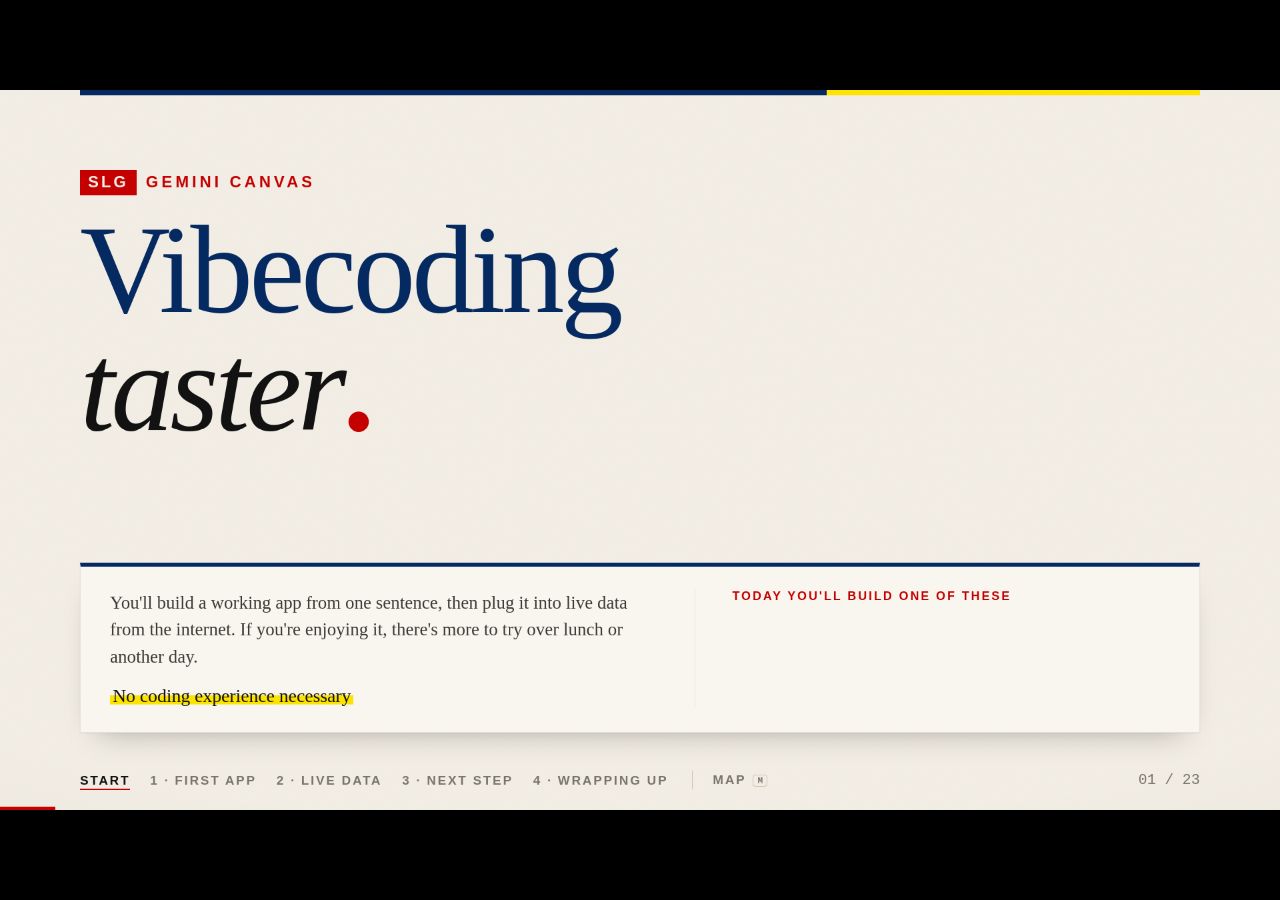
<file: slg-v2.html>
<!DOCTYPE html><html lang="en"><head>
<meta charset="UTF-8">
<meta name="viewport" content="width=device-width, initial-scale=1">
<title>Vibecoding taster - SLG, second edition</title>
<link rel="preconnect" href="https://assets.guim.co.uk" crossorigin>
<link rel="stylesheet" href="styles.css?v=2026-10-12">
</head>
<body class="v2">

<div id="deck-gate" role="dialog" aria-modal="true" aria-label="Password required">
  <form class="dg-card" id="deck-gate-form">
    <div class="dg-rule" aria-hidden="true"></div>
    <p class="dg-kicker">Vibecoding taster</p>
    <h1>Enter the <em>password</em>.</h1>
    <input id="deck-gate-input" type="password" autocomplete="off" autofocus aria-label="Password" placeholder="Password">
    <button type="submit">Enter</button>
    <p class="dg-error" id="deck-gate-error" hidden>That's not it. Try again.</p>
  </form>
</div>
<script src="gate.js"></script>

<!-- ================================================================
     VIBECODING TASTER, SECOND EDITION. Same session as slg.html,
     presented with a map: a rail of parts in every footer, a full map
     of the deck on M, a contents page, tabs across the twelve builds,
     and #N links so an email can open the deck at any slide. The
     cover, the hook and the API explainer gained motion; everything
     else carries the first edition's words unchanged.

     One session of about forty minutes: build the meeting-cost app
     together, then pick one of twelve live-data builds. Part 3 is for
     anyone ahead, or for lunch, or another day.
     ================================================================ -->

<deck-stage width="1920" height="1080">

  <!-- ============================================================
       Cover. The wordmark, then one wide panel: the framing on the
       left with the audience promise beneath it, and on the right the
       twelve builds taking turns, one line at a time. Reduced motion
       and print see the first line only.
       ============================================================ -->
  <section class="slide cover cover--v2" data-part="Start" data-part-short="Start" data-part-time="2 minutes" data-title="Cover" data-label="Cover">
    <div class="rule-band"></div>

    <div>
      <p class="kicker" data-fx="rise" style="--d:80ms"><span class="group-tag">SLG</span>Gemini Canvas</p>
      <h1 class="wordmark" data-split data-split-base="300" data-split-step="60">Vibecoding<br><em>taster<span class="q-mark">.</span></em></h1>
    </div>

    <div class="cover-panel" data-fx="rise" style="--d:1000ms">
      <div class="cover-panel-left">
        <p class="cover-framing">You'll build a working app from one sentence, then plug it into live data from the internet. If you're enjoying it, there's more to try over lunch or another day.</p>
        <p class="cover-note-wrap"><span class="cover-note">No coding experience necessary</span></p>
      </div>
      <div class="cover-panel-right">
        <p class="ticker-lead">Today you'll build one of these</p>
        <ul class="ticker" aria-hidden="true">
          <li style="--i:0">Should I cycle in tomorrow?</li>
          <li style="--i:1">Is the Tube running?</li>
          <li style="--i:2">When's their next holiday?</li>
          <li style="--i:3">Is the air clean today?</li>
          <li style="--i:4">On this day</li>
          <li style="--i:5">What's the world reading?</li>
          <li style="--i:6">Who's my MP?</li>
          <li style="--i:7">Where's the earth moving?</li>
          <li style="--i:8">What's a pound worth?</li>
          <li style="--i:9">Find a shorter word</li>
          <li style="--i:10">Find a podcast</li>
          <li style="--i:11">Browse the V&amp;A</li>
        </ul>
      </div>
    </div>

    <div class="slide-foot">
      <span class="wm">Vibecoding taster</span>
      <span class="num">01 / NN</span>
    </div>
  </section>

  <!-- ============================================================
       Epigraph. Same yellow slide as the full workshop.
       ============================================================ -->
  <section class="slide yellow slide--epigraph" data-title="A line from Andrej Karpathy" data-label="Epigraph">
    <div class="rule-band"></div>

    <div class="slide-body">
      <p class="epigraph" data-split data-split-base="300" data-split-step="80">“The hottest new programming language is English”</p>
      <p class="epigraph-attr" data-fx="rise" style="--d:1500ms">Andrej Karpathy · January 2023</p>
    </div>

    <div class="slide-foot">
      <span class="wm">Vibecoding taster</span>
      <span class="num">02 / NN</span>
    </div>
  </section>

  <!-- ============================================================
       Contents. The parts as a ledger you can click: what, how long,
       and what happens. Titles echo the section openers on purpose.
       The note at the foot is for anyone reading alone.
       ============================================================ -->
  <section class="slide slide--toc" data-title="Where we're going" data-label="Contents">
    <div class="rule-band"></div>

    <p class="kicker" data-fx="rise" style="--d:60ms">The session</p>
    <h2 class="slide-title" data-split>How we'll spend the next 40 <em>minutes</em>.</h2>
    <p class="slide-subtitle" data-fx="rise" style="--d:220ms">Four parts. Click any row to jump to it.</p>

    <div class="slide-body">
      <ol class="toc">
        <li data-fx="rise" style="--d:320ms"><button type="button" class="toc-btn" data-goto="pre-flight"><span class="toc-n">Start</span><span class="toc-title">Getting ready<span class="toc-go" aria-hidden="true">→</span></span><span class="toc-time">2 minutes</span><span class="toc-what">How to open Gemini and switch Canvas on, and what to bear in mind.</span></button></li>
        <li data-fx="rise" style="--d:420ms"><button type="button" class="toc-btn" data-goto="part-1-opener"><span class="toc-n">Part 1</span><span class="toc-title">Build one together<span class="toc-go" aria-hidden="true">→</span></span><span class="toc-time">10 minutes</span><span class="toc-what">Your first app, from one sentence, alongside me on the big screen.</span></button></li>
        <li data-fx="rise" style="--d:520ms"><button type="button" class="toc-btn" data-goto="part-2-opener"><span class="toc-n">Part 2</span><span class="toc-title">Your own app<span class="toc-go" aria-hidden="true">→</span></span><span class="toc-time"><mark>25 minutes</mark></span><span class="toc-what">Build a more ambitious app with accurate live data.</span></button></li>
        <li data-fx="rise" style="--d:620ms"><button type="button" class="toc-btn" data-goto="part-3-opener"><span class="toc-n">Part 3</span><span class="toc-title">Taking the next step<span class="toc-go" aria-hidden="true">→</span></span><span class="toc-time">Optional</span><span class="toc-what">Ways to extend and improve your own app, either now or in your own time.</span></button></li>
        <li data-fx="rise" style="--d:720ms"><button type="button" class="toc-btn" data-goto="send-it-to-me"><span class="toc-n">Part 4</span><span class="toc-title">Wrapping up<span class="toc-go" aria-hidden="true">→</span></span><span class="toc-time">5 minutes</span><span class="toc-what">How to share what you made with me, and four things to take away.</span></button></li>
      </ol>

      <p class="toc-note" data-fx="rise" style="--d:880ms"><strong>Reading this on your own?</strong> Press <kbd>M</kbd> at any time for a map of every slide, and use the labels along the foot of each one to jump between parts.</p>
    </div>

    <div class="slide-foot">
      <span class="wm">Vibecoding taster</span>
      <span class="num">03 / NN</span>
    </div>
  </section>

  <!-- ============================================================
       For the people who've done the full workshop. A request, not
       a job: sit beside someone, nudge rather than drive, then get
       on with your own. Placed before the pre-flight because the
       first five minutes are where most people get stuck.
       ============================================================ -->
  <section class="slide ink slide--research" data-title="A favour for old hands" data-label="Done this before?">
    <div class="rule-band"></div>

    <p class="research-eyebrow" data-fx="rise" style="--d:80ms">A favour to ask</p>
    <p class="research-quote" data-split data-split-base="220" data-split-step="26">Done this already? <em>Put your hand up</em>, and help the people around you.</p>
    <p class="research-sub research-sub--prose" data-fx="rise" style="--d:1300ms">Most people get stuck in the first five minutes, usually turning Canvas on. A quick pointer is all they need. Remind people that starting again is easy and quick and that asking Gemini questions is always an option.</p>

    <div class="slide-foot">
      <span class="wm">Vibecoding taster</span>
      <span class="num">04 / NN</span>
    </div>
  </section>

  <!-- ============================================================
       Pre-flight. Two steps, and a looping demo of the one people
       get lost on: + turns to x, menu, More tools, Canvas, and the
       Canvas chip appears. Built in HTML and CSS rather than video,
       so it's sharp on a projector. Reduced motion and print get a
       still of the open menu with Canvas highlighted. The demo is
       hidden from screen readers; step 02 says the same in words.
       ============================================================ -->
  <section class="slide slide--preflight" data-title="Open Gemini, turn Canvas on" data-label="Pre-flight">
    <div class="rule-band"></div>

    <p class="kicker" data-fx="rise" style="--d:60ms">Before we start · Two minutes</p>
    <h2 class="slide-title" data-split>Two things, right <em>now</em>.</h2>
    <p class="slide-subtitle" data-fx="rise" style="--d:260ms">Gemini is the AI model. Canvas is what's called a harness: it gives Gemini somewhere safe to write code and run it, so you get a working app, not just a reply. If either doesn't work, put your hand up.</p>

    <div class="slide-body">
      <div class="pf">
        <ol class="pf-steps">
          <li class="pf-step" data-fx="rise" style="--d:340ms">
            <span class="pf-num">01</span>
            <h3>Open Gemini</h3>
            <p>Signed in on your work account.</p>
            <a class="pf-link" href="https://gemini.google.com/app" target="_blank" rel="noopener">gemini.google.com<span aria-hidden="true"> ↗</span></a>
          </li>
          <li class="pf-step" data-fx="rise" style="--d:460ms">
            <span class="pf-num">02</span>
            <h3>Turn Canvas on</h3>
            <p>Click the <strong>+</strong> button, then <strong>More tools</strong>, then <strong>Canvas</strong>. A Canvas chip appears in the prompt box when it's on.</p>
          </li>
        </ol>

        <div class="gx" aria-hidden="true" data-fx="fade" style="--d:560ms">
          <div class="gx-bar">
            <span class="gx-btn"><svg class="gx-plus" viewBox="0 0 24 24" width="30" height="30"><path d="M12 4v16M4 12h16" stroke="currentColor" stroke-width="2" stroke-linecap="round" fill="none"/></svg></span>
            <span class="gx-chip"><svg viewBox="0 0 24 24" width="22" height="22"><rect x="3" y="7" width="12" height="12" rx="2.5" fill="none" stroke="currentColor" stroke-width="1.8"/><rect x="8" y="3" width="13" height="13" rx="2.5" fill="#fff" stroke="currentColor" stroke-width="1.8"/></svg>Canvas</span>
            <span class="gx-ph">Ask Gemini</span>
            <span class="gx-model">Flash<svg viewBox="0 0 24 24" width="22" height="22"><path d="M6 9l6 6 6-6" fill="none" stroke="currentColor" stroke-width="2" stroke-linecap="round" stroke-linejoin="round"/></svg></span>
          </div>

          <div class="gx-menu">
            <span class="gx-item">Upload files</span>
            <span class="gx-item">Add from Drive</span>
            <span class="gx-item">More uploads <i>›</i></span>
            <span class="gx-rule"></span>
            <span class="gx-item">Create image</span>
            <span class="gx-item">Create video</span>
            <span class="gx-item">Create music</span>
            <span class="gx-item gx-more">More tools <i>›</i></span>
          </div>

          <div class="gx-sub">
            <span class="gx-item gx-canvas"><svg viewBox="0 0 24 24" width="22" height="22"><rect x="3" y="7" width="12" height="12" rx="2.5" fill="none" stroke="currentColor" stroke-width="1.8"/><rect x="8" y="3" width="13" height="13" rx="2.5" fill="none" stroke="currentColor" stroke-width="1.8"/></svg>Canvas</span>
            <span class="gx-item">Deep research</span>
            <span class="gx-item">Guided learning</span>
          </div>

          <svg class="gx-cursor" viewBox="0 0 24 24" width="38" height="38"><path d="M3 2l7 19 2.6-7.4L20 11z" fill="#121212" stroke="#fff" stroke-width="1.6" stroke-linejoin="round"/></svg>
        </div>
      </div>
    </div>

    <div class="slide-foot">
      <span class="wm">Vibecoding taster</span>
      <span class="num">04 / NN</span>
    </div>
  </section>

  <!-- ============================================================
       Four rules: three cut down from the full workshop's five, plus asking Gemini.
       ============================================================ -->
  <section class="slide slide--rules slide--rules-dense slide--rules-roomy slide--spread" data-title="Four rules for today" data-label="Four rules">
    <div class="rule-band"></div>

    <p class="kicker" data-fx="rise" style="--d:60ms">How to work today</p>
    <h2 class="slide-title" data-split>Four rules for <em>today</em>.</h2>
    <p class="slide-subtitle" data-fx="rise" style="--d:200ms">None of these are about code. All of them are about not getting stuck.</p>

    <div class="slide-body">
      <ul class="rules-list">
        <li class="rule-row" data-fx="rise" style="--d:260ms">
          <span class="rule-tag">01</span>
          <div>
            <h3>Every prompt on these slides copies on click</h3>
            <p>Click any prompt and it's on your clipboard, ready to paste. You'll see <span class="chip-copied">Copied</span> appear in the corner.</p>
          </div>
        </li>
        <li class="rule-row" data-fx="rise" style="--d:380ms">
          <span class="rule-tag">02</span>
          <div>
            <h3>Ask for one thing at a time</h3>
            <p>If you stack five changes into a sentence you'll get four of them and no idea which one it dropped.</p>
          </div>
        </li>
        <li class="rule-row" data-fx="rise" style="--d:500ms">
          <span class="rule-tag">03</span>
          <div>
            <h3>If it goes wrong, start again</h3>
            <p>Sometimes the preview won't load, or the app drifts somewhere you didn't want. That's the tool having a moment, not you. Open a new chat, paste your first prompt again, and you'll get there faster than by arguing it back.</p>
          </div>
        </li>
        <li class="rule-row" data-fx="rise" style="--d:620ms">
          <span class="rule-tag">04</span>
          <div>
            <h3>Use the tools you have</h3>
            <p>Got a question you don't know the answer to? Have an idea but not sure if it'll work? Open a new Gemini chat and ask it.</p>
          </div>
        </li>
      </ul>
    </div>

    <div class="slide-foot">
      <span class="wm">Vibecoding taster</span>
      <span class="num">05 / NN</span>
    </div>
  </section>

  <!-- ============================================================
       Part 1 opener
       ============================================================ -->
  <section class="slide ink section-opener" data-part="Part 1 · Build one together" data-part-short="1 · First app" data-part-time="10 minutes" data-title="Part 1 begins" data-label="Part 1 opener">
    <div class="rule-band"></div>
    <span class="chapter-ghost" aria-hidden="true" data-fx="ghost" style="--d:150ms">01</span>

    <div class="chapter-num" data-fx="rise" style="--d:100ms">Part 1 · 10 minutes</div>
    <h1 data-split data-split-base="260" data-split-step="50">Build one <em>together.</em></h1>
    <p class="section-dek" data-fx="rise" style="--d:780ms">I'll build it on the big screen, and you build yours alongside. No data, no setup. One sentence, and the code does all the work itself.</p>

    <div class="slide-foot">
      <span class="wm">Vibecoding taster · Part 1</span>
      <span class="num">06 / NN</span>
    </div>
  </section>

  <!-- ============================================================
       The hook prompt. It types itself, and once it has, a sketch of
       the app assembles beside it: title, two fields, a number that
       counts up, three buttons. Then the three "what you'll see"
       lines, then the instruction to use it. Click the prompt to
       copy it. The sketch is decoration; the list beside it says
       the same in words.
       ============================================================ -->
  <section class="slide slide--hook" data-title="Your first app, from one sentence" data-label="Hook prompt">
    <div class="rule-band"></div>

    <p class="kicker" data-fx="rise" style="--d:60ms">Part 1 · Building live</p>
    <h2 class="slide-title" data-split>Building a standalone <em>app</em>.</h2>
    <p class="slide-subtitle" data-fx="rise" style="--d:240ms">One sentence, deliberately vague. Watch what it decides for itself.</p>

    <div class="slide-body">
      <div class="hook-left">
        <div class="prompt-box" data-copy data-fx="rise" style="--d:380ms">
          <div class="prompt-head">
            <p class="prompt-label">Paste this into Canvas</p>
            <div class="frame-chrome" aria-hidden="true"><i></i><i></i><i></i></div>
          </div>
          <div class="prompt-body">
            <p class="prompt-text"><span class="typed" data-type-delay="700">Create an app that calculates the cost of a meeting.</span><span class="caret"></span></p>
          </div>
        </div>

        <div class="use-it" data-fx="rise" style="--d:4700ms">
          <p class="use-it-lead">Now actually use it</p>
          <p class="use-it-body">Put real numbers in. Try to think of it from a new user's point of view. Is it helpful? Does it behave in the way you'd expect? What did it assume without asking you? What's missing, and what's simply wrong?</p>
        </div>
      </div>

      <div class="hook-right">
        <div class="mock" aria-hidden="true" data-fx="fade" style="--d:2100ms">
          <div class="mock-bar"><i></i><i></i><i></i></div>
          <p class="mock-title">Meeting cost calculator</p>
          <div class="mock-field"><span>People in the meeting</span><b>8</b></div>
          <div class="mock-field"><span>Length</span><b>45 minutes</b></div>
          <p class="mock-total"><small>This meeting costs</small><b>£<span data-count="200" data-count-delay="3500" data-count-dur="1400">200</span></b></p>
          <div class="mock-btns"><span>Start</span><span>Pause</span><span>Reset</span></div>
        </div>
        <ol class="hook-see">
          <li data-fx="rise" style="--d:4150ms"><span class="act-step-n">1</span>It writes the code in front of you</li>
          <li data-fx="rise" style="--d:4300ms"><span class="act-step-n">2</span>A preview window opens beside it</li>
          <li data-fx="rise" style="--d:4450ms"><span class="act-step-n">3</span>Your version won't match anyone else's</li>
        </ol>
      </div>
    </div>

    <div class="slide-foot">
      <span class="wm">Vibecoding taster · Part 1</span>
      <span class="num">08 / NN</span>
    </div>
  </section>

  <!-- ============================================================
       Iteration by conversation. Three options, not six.
       ============================================================ -->
  <section class="slide slide--spread slide--tweaks-row" data-title="Change it by asking" data-label="Tell it what's wrong">
    <div class="rule-band"></div>

    <p class="kicker" data-fx="rise" style="--d:60ms">Part 1 · Iteration</p>
    <h2 class="slide-title" data-split>Now tell it what's <em>wrong</em>.</h2>
    <p class="slide-subtitle" data-fx="rise" style="--d:220ms">You don't edit the code, you say what you want instead. Pick one of these and click it to copy, or ask for a change of your own: anything you noticed when you used it.</p>

    <div class="slide-body">
      <div class="tweaks">
        <div class="tweak" data-copy data-fx="rise" style="--d:300ms">
          <p class="tweak-kind">Make it live</p>
          <p class="tweak-say" data-copy-text>"Make the total tick up live while the meeting runs, with Start, Pause and Reset buttons."</p>
        </div>
        <div class="tweak" data-copy data-fx="rise" style="--d:400ms">
          <p class="tweak-kind">Make it look better</p>
          <p class="tweak-say" data-copy-text>"Make this a dark-mode dashboard with one big headline number."</p>
        </div>
        <div class="tweak" data-copy data-fx="rise" style="--d:500ms">
          <p class="tweak-kind">Make it sting</p>
          <p class="tweak-say" data-copy-text>"Underneath, tell me what else that money could have bought."</p>
        </div>
        <div class="tweak" data-copy data-fx="rise" style="--d:600ms">
          <p class="tweak-kind">Check the data</p>
          <p class="tweak-say" data-copy-text>"Find reliable data on different broad types of job and salaries, then build those figures into the app to make it more accurate."</p>
        </div>
      </div>

      <p class="act-note" data-fx="rise" style="--d:740ms"><strong>That's vibecoding.</strong> Describe it, look at what you get, say what's wrong, and go again. Everything else today is the same move.</p>
    </div>

    <div class="slide-foot">
      <span class="wm">Vibecoding taster · Part 1</span>
      <span class="num">08 / NN</span>
    </div>
  </section>

  <!-- ============================================================
       Part 2 opener
       ============================================================ -->
  <section class="slide ink section-opener" data-part="Part 2 · Plug in live data" data-part-short="2 · Live data" data-part-time="25 minutes" data-title="Part 2 begins" data-label="Part 2 opener">
    <div class="rule-band"></div>
    <span class="chapter-ghost" aria-hidden="true" data-fx="ghost" style="--d:150ms">02</span>

    <div class="chapter-num" data-fx="rise" style="--d:100ms">Part 2 · 25 minutes</div>
    <h1 data-split data-split-base="260" data-split-step="50">Plug in live <em>data.</em></h1>
    <p class="section-dek" data-fx="rise" style="--d:780ms">The app we just built works, but it lives in a bubble. It only knows what it was built with, or what you type into it. And unless you provided it with reliable data, you're trusting whatever it took from its training data.</p>

    <div class="slide-foot">
      <span class="wm">Vibecoding taster · Part 2</span>
      <span class="num">09 / NN</span>
    </div>
  </section>

  <!-- ============================================================
       What an API is, drawn as well as said. Your app on the left,
       the API on the right, a pipe between them: a question goes
       out, the API lights up, structured data comes back and lands
       as a readout. The three columns say the same in words.
       ============================================================ -->
  <section class="slide slide--api" data-title="What an API is" data-label="What an API is">
    <div class="rule-band"></div>

    <p class="kicker" data-fx="rise" style="--d:60ms">Part 2 · What an API is</p>

    <div class="slide-body">
      <p class="brief-lede api-lede" data-fx="rise" style="--d:200ms">An API is <mark>a tap you can plumb directly into your app</mark>. You send a request, and structured data comes back.</p>

      <div class="wire" aria-hidden="true">
        <div class="wire-node wire-app">
          <span class="wire-who">Your app</span>
          <ul class="wire-readout">
            <li>Temperature<b class="wire-val"><span class="q">?</span><span class="v">14°</span></b></li>
            <li>Chance of rain<b class="wire-val"><span class="q">?</span><span class="v">20%</span></b></li>
            <li>Wind<b class="wire-val"><span class="q">?</span><span class="v">18 km/h</span></b></li>
          </ul>
        </div>
        <div class="wire-pipe">
          <span class="wire-q">“What's the weather in Leeds tomorrow?”</span>
          <span class="wire-a">{ "temp": 14, "rain": 20, "wind": 18 }</span>
        </div>
        <div class="wire-node wire-api">
          <span class="wire-who">Weather API</span>
        </div>
      </div>

      <div class="brief-cols">
        <div class="brief-col" data-fx="rise" style="--d:420ms">
          <p class="brief-eyebrow">Your app asks</p>
          <p class="brief-body">It sends a question to a service on the internet. <strong>"What's the weather in Leeds tomorrow?"</strong></p>
        </div>
        <div class="brief-col" data-fx="rise" style="--d:520ms">
          <p class="brief-eyebrow">The API answers</p>
          <p class="brief-body">In data built for software, not people: <strong>a temperature, a chance of rain, a wind speed</strong>. Your app turns that into something you can read.</p>
        </div>
        <div class="brief-col" data-fx="rise" style="--d:620ms">
          <p class="brief-eyebrow">You don't do the plumbing</p>
          <p class="brief-body">Name the API in your prompt and Gemini writes the code that asks and reads the answer. <strong>Your job is to pick a good source</strong>, and to check what comes out.</p>
        </div>
      </div>

      <p class="act-note warn" data-fx="rise" style="--d:740ms"><strong>All twelve you'll choose from are free and need no sign-up.</strong> Out in the wild, some APIs want a key, which works like a password and is tied to you. Never paste a key into Gemini.</p>
    </div>

    <div class="slide-foot">
      <span class="wm">Vibecoding taster · Part 2</span>
      <span class="num">11 / NN</span>
    </div>
  </section>

  <!-- ============================================================
       THE ACTIVITY. Twelve fixed builds over three slides, four a
       slide, one complete prompt each with the API named in bold.
       All keyless and CORS-clean, checked 5 October 2026, including
       the stricter preflight check a browser makes when the code adds
       a header. Wikimedia pageviews, gov.uk bank holidays and Carbon
       Intensity were swapped out after failing in Gemini on test runs. Twelve
       sources rather than four spreads 160 people on one office
       connection thinly enough that no API's free limit should bite.
       Pick-one slides 2 and 3 repeat the instructions in brief.
       ============================================================ -->
  <section class="slide slide--pick" data-title="Twelve builds: daily life" data-label="Pick one: daily life">
    <div class="rule-band"></div>

    <nav class="kicker kicker-tabs" aria-label="The builds" data-fx="rise" style="--d:60ms"><span>Part 2 · Your turn</span><button type="button" data-goto="pick-one-daily-life" aria-current="true">Daily life</button><button type="button" data-goto="pick-one-news-and-the-world">News and the world</button><button type="button" data-goto="pick-one-money-words-and-culture">Money, words and culture</button><button type="button" data-goto="finding-your-own">Find your own</button></nav>
    <h2 class="slide-title" data-split>Pick one: daily <em>life</em>.</h2>
    <p class="slide-subtitle" data-fx="rise" style="--d:200ms">Each uses a different source of live data. Start a <strong>new chat</strong> with Canvas on, click a prompt to copy it, and paste it in. Can't decide? Pick one nobody near you has picked.</p>

    <div class="slide-body">
      <div class="act-panels act-panels--four">
        <div class="act-panel" data-fx="rise" style="--d:300ms">
          <h3>Should I cycle in tomorrow?</h3>
          <div class="prompt-box" data-copy>
            <div class="prompt-head">
              <p class="prompt-label">Click to copy</p>
              <div class="frame-chrome" aria-hidden="true"><i></i><i></i><i></i></div>
            </div>
            <div class="prompt-body">
              <div class="prompt-copy" data-copy-text>
                <p class="prompt-text">I want to use the <strong>Open-Meteo API</strong> to build an app where I type a town and it tells me whether tomorrow is a good day to cycle to work, showing the temperature, the chance of rain and the wind. Tell me when it's loading and if there's an error.</p>
                <p class="prompt-api">API links: https://geocoding-api.open-meteo.com/v1/search?name=Leeds and https://api.open-meteo.com/v1/forecast?latitude=51.5&amp;longitude=-0.1</p>
              </div>
            </div>
          </div>
        </div>
        <div class="act-panel a2" data-fx="rise" style="--d:400ms">
          <h3>Is the Tube running?</h3>
          <div class="prompt-box" data-copy>
            <div class="prompt-head">
              <p class="prompt-label">Click to copy</p>
              <div class="frame-chrome" aria-hidden="true"><i></i><i></i><i></i></div>
            </div>
            <div class="prompt-body">
              <div class="prompt-copy" data-copy-text>
                <p class="prompt-text">I want to use the <strong>TfL Unified API</strong> to build an app that shows the live status of every Tube line, with any delays at the top and the reason for each. Tell me when it's loading and if there's an error.</p>
                <p class="prompt-api">API link: https://api.tfl.gov.uk/Line/Mode/tube/Status</p>
              </div>
            </div>
          </div>
        </div>
        <div class="act-panel a3" data-fx="rise" style="--d:500ms">
          <h3>When's their next holiday?</h3>
          <div class="prompt-box" data-copy>
            <div class="prompt-head">
              <p class="prompt-label">Click to copy</p>
              <div class="frame-chrome" aria-hidden="true"><i></i><i></i><i></i></div>
            </div>
            <div class="prompt-body">
              <div class="prompt-copy" data-copy-text>
                <p class="prompt-text">I want to use the <strong>Nager.Date public holidays API</strong> to build an app where I pick a country and it shows the next public holidays there, flagging any that make a long weekend. Tell me when it's loading and if there's an error.</p>
                <p class="prompt-api">API link: https://date.nager.at/api/v3/NextPublicHolidays/GB</p>
              </div>
            </div>
          </div>
        </div>
        <div class="act-panel a4" data-fx="rise" style="--d:600ms">
          <h3>Is the air clean today?</h3>
          <div class="prompt-box" data-copy>
            <div class="prompt-head">
              <p class="prompt-label">Click to copy</p>
              <div class="frame-chrome" aria-hidden="true"><i></i><i></i><i></i></div>
            </div>
            <div class="prompt-body">
              <div class="prompt-copy" data-copy-text>
                <p class="prompt-text">I want to use the <strong>Open-Meteo air quality API</strong> to build an app where I type a town and it tells me how clean the air is there today, with a simple rating from good to poor. Tell me when it's loading and if there's an error.</p>
                <p class="prompt-api">API links: https://geocoding-api.open-meteo.com/v1/search?name=Leeds and https://air-quality-api.open-meteo.com/v1/air-quality?latitude=51.5&amp;longitude=-0.1</p>
              </div>
            </div>
          </div>
        </div>
      </div>
    </div>

    <div class="slide-foot">
      <span class="wm">Vibecoding taster · Part 2</span>
      <span class="num">11 / NN</span>
    </div>
  </section>

  <section class="slide slide--pick" data-title="Twelve builds: news and the world" data-label="Pick one: news and the world">
    <div class="rule-band"></div>

    <nav class="kicker kicker-tabs" aria-label="The builds" data-fx="rise" style="--d:60ms"><span>Part 2 · Your turn</span><button type="button" data-goto="pick-one-daily-life">Daily life</button><button type="button" data-goto="pick-one-news-and-the-world" aria-current="true">News and the world</button><button type="button" data-goto="pick-one-money-words-and-culture">Money, words and culture</button><button type="button" data-goto="finding-your-own">Find your own</button></nav>
    <h2 class="slide-title" data-split>Or: news and the <em>world</em>.</h2>
    <p class="slide-subtitle" data-fx="rise" style="--d:200ms">Same again: new chat, click a prompt to copy it, paste it in.</p>

    <div class="slide-body">
      <div class="act-panels act-panels--four">
        <div class="act-panel" data-fx="rise" style="--d:300ms">
          <h3>On this day</h3>
          <div class="prompt-box" data-copy>
            <div class="prompt-head">
              <p class="prompt-label">Click to copy</p>
              <div class="frame-chrome" aria-hidden="true"><i></i><i></i><i></i></div>
            </div>
            <div class="prompt-body">
              <div class="prompt-copy" data-copy-text>
                <p class="prompt-text">I want to use the <strong>Wikipedia "On this day" API</strong> to build an app that shows what happened on today's date in history, with a picture for each event where there is one. Let me pick another date. Tell me when it's loading and if there's an error.</p>
                <p class="prompt-api">API link: https://en.wikipedia.org/api/rest_v1/feed/onthisday/selected/10/05</p>
              </div>
            </div>
          </div>
        </div>
        <div class="act-panel a2" data-fx="rise" style="--d:400ms">
          <h3>What's the world reading?</h3>
          <div class="prompt-box" data-copy>
            <div class="prompt-head">
              <p class="prompt-label">Click to copy</p>
              <div class="frame-chrome" aria-hidden="true"><i></i><i></i><i></i></div>
            </div>
            <div class="prompt-body">
              <div class="prompt-copy" data-copy-text>
                <p class="prompt-text">I want to use the <strong>Wikipedia featured content API</strong> to build an app that shows yesterday's most-read English Wikipedia articles, with how many views each got and a picture where there is one. Tell me when it's loading and if there's an error.</p>
                <p class="prompt-api">API link: https://en.wikipedia.org/api/rest_v1/feed/featured/2026/10/04</p>
              </div>
            </div>
          </div>
        </div>
        <div class="act-panel a3" data-fx="rise" style="--d:500ms">
          <h3>Who's my MP?</h3>
          <div class="prompt-box" data-copy>
            <div class="prompt-head">
              <p class="prompt-label">Click to copy</p>
              <div class="frame-chrome" aria-hidden="true"><i></i><i></i><i></i></div>
            </div>
            <div class="prompt-body">
              <div class="prompt-copy" data-copy-text>
                <p class="prompt-text">I want to use <strong>Postcodes.io</strong> and the <strong>UK Parliament Members API</strong> to build an app where I type a postcode and it shows me the local MP, with their photo, party and constituency. Tell me when it's loading and if there's an error.</p>
                <p class="prompt-api">API links: https://api.postcodes.io/postcodes/N19GU and https://members-api.parliament.uk/api/Location/Constituency/Search?searchText=Islington</p>
              </div>
            </div>
          </div>
        </div>
        <div class="act-panel a4" data-fx="rise" style="--d:600ms">
          <h3>Where's the earth moving?</h3>
          <div class="prompt-box" data-copy>
            <div class="prompt-head">
              <p class="prompt-label">Click to copy</p>
              <div class="frame-chrome" aria-hidden="true"><i></i><i></i><i></i></div>
            </div>
            <div class="prompt-body">
              <div class="prompt-copy" data-copy-text>
                <p class="prompt-text">I want to use the <strong>USGS earthquake feed</strong> to build an app that maps every earthquake in the world in the last 24 hours, with the biggest listed first. Tell me when it's loading and if there's an error.</p>
                <p class="prompt-api">API link: https://earthquake.usgs.gov/earthquakes/feed/v1.0/summary/all_day.geojson</p>
              </div>
            </div>
          </div>
        </div>
      </div>
    </div>

    <div class="slide-foot">
      <span class="wm">Vibecoding taster · Part 2</span>
      <span class="num">12 / NN</span>
    </div>
  </section>

  <section class="slide slide--pick" data-title="Twelve builds: money, words, culture" data-label="Pick one: money, words and culture">
    <div class="rule-band"></div>

    <nav class="kicker kicker-tabs" aria-label="The builds" data-fx="rise" style="--d:60ms"><span>Part 2 · Your turn</span><button type="button" data-goto="pick-one-daily-life">Daily life</button><button type="button" data-goto="pick-one-news-and-the-world">News and the world</button><button type="button" data-goto="pick-one-money-words-and-culture" aria-current="true">Money, words and culture</button><button type="button" data-goto="finding-your-own">Find your own</button></nav>
    <h2 class="slide-title" data-split>Or: money, words and <em>culture</em>.</h2>
    <p class="slide-subtitle" data-fx="rise" style="--d:200ms">Same again: new chat, click a prompt to copy it, paste it in.</p>

    <div class="slide-body">
      <div class="act-panels act-panels--four">
        <div class="act-panel" data-fx="rise" style="--d:300ms">
          <h3>What's a pound worth?</h3>
          <div class="prompt-box" data-copy>
            <div class="prompt-head">
              <p class="prompt-label">Click to copy</p>
              <div class="frame-chrome" aria-hidden="true"><i></i><i></i><i></i></div>
            </div>
            <div class="prompt-body">
              <div class="prompt-copy" data-copy-text>
                <p class="prompt-text">I want to use the <strong>Frankfurter API</strong> to build an app that shows what £1 buys in euros and US dollars today, with a chart of the last 30 days. Tell me when it's loading and if there's an error.</p>
                <p class="prompt-api">API link: https://api.frankfurter.dev/v1/latest?from=GBP</p>
              </div>
            </div>
          </div>
        </div>
        <div class="act-panel a2" data-fx="rise" style="--d:400ms">
          <h3>Find a shorter word</h3>
          <div class="prompt-box" data-copy>
            <div class="prompt-head">
              <p class="prompt-label">Click to copy</p>
              <div class="frame-chrome" aria-hidden="true"><i></i><i></i><i></i></div>
            </div>
            <div class="prompt-body">
              <div class="prompt-copy" data-copy-text>
                <p class="prompt-text">I want to use the <strong>Datamuse API</strong> to build an app where I type a word and it suggests shorter words that mean the same thing, for writing headlines. Tell me when it's loading and if there's an error.</p>
                <p class="prompt-api">API link: https://api.datamuse.com/words?ml=scandal</p>
              </div>
            </div>
          </div>
        </div>
        <div class="act-panel a3" data-fx="rise" style="--d:500ms">
          <h3>Find a podcast</h3>
          <div class="prompt-box" data-copy>
            <div class="prompt-head">
              <p class="prompt-label">Click to copy</p>
              <div class="frame-chrome" aria-hidden="true"><i></i><i></i><i></i></div>
            </div>
            <div class="prompt-body">
              <div class="prompt-copy" data-copy-text>
                <p class="prompt-text">I want to use the <strong>iTunes Search API</strong> to build an app where I type a topic and it shows the top podcasts about it, with their artwork and who makes them. Tell me when it's loading and if there's an error.</p>
                <p class="prompt-api">API link: https://itunes.apple.com/search?term=football&amp;entity=podcast</p>
              </div>
            </div>
          </div>
        </div>
        <div class="act-panel a4" data-fx="rise" style="--d:600ms">
          <h3>Browse the V&amp;A</h3>
          <div class="prompt-box" data-copy>
            <div class="prompt-head">
              <p class="prompt-label">Click to copy</p>
              <div class="frame-chrome" aria-hidden="true"><i></i><i></i><i></i></div>
            </div>
            <div class="prompt-body">
              <div class="prompt-copy" data-copy-text>
                <p class="prompt-text">I want to use the <strong>V&amp;A collections API</strong> to build an app where I type a subject and it shows objects from the V&amp;A museum about it, with a picture of each. Tell me when it's loading and if there's an error.</p>
                <p class="prompt-api">API link: https://api.vam.ac.uk/v2/objects/search?q=teapot&amp;images_exist=1</p>
              </div>
            </div>
          </div>
        </div>
      </div>
    </div>

    <div class="slide-foot">
      <span class="wm">Vibecoding taster · Part 2</span>
      <span class="num">13 / NN</span>
    </div>
  </section>

  <!-- ============================================================
       Or find your own. Lifted from the full workshop's slide 26 and
       adapted: the discovery prompt now asks for a working example
       link (prompts build more reliably with one), and a block of
       fun, keyless APIs nudges people past work topics. Every one
       listed was checked keyless and CORS-clean, preflight included,
       on 9 October 2026: dog.ceo, PokéAPI, TheMealDB, TheCocktailDB,
       catfact.ninja, icanhazdadjoke.
       ============================================================ -->
  <section class="slide slide--prompt-solo slide--spread slide--find" data-title="Find a data source of your own" data-label="Finding your own">
    <div class="rule-band"></div>

    <nav class="kicker kicker-tabs" aria-label="The builds" data-fx="rise" style="--d:60ms"><span>Part 2 · Your turn</span><button type="button" data-goto="pick-one-daily-life">Daily life</button><button type="button" data-goto="pick-one-news-and-the-world">News and the world</button><button type="button" data-goto="pick-one-money-words-and-culture">Money, words and culture</button><button type="button" data-goto="finding-your-own" aria-current="true">Find your own</button></nav>
    <h2 class="slide-title" data-split>Or go and find your <em>own</em>.</h2>
    <p class="slide-subtitle" data-fx="rise" style="--d:220ms">The twelve will keep anyone busy. But if there's a subject you actually care about, this will go and find you something to build with. Then build it like the others, with its link at the end of your prompt.</p>

    <div class="slide-body">
      <div class="build-step warn" data-fx="rise" style="--d:340ms">
        <p class="build-lead">Use a new chat</p>
        <p class="build-body">This one isn't a build, it's a question. Open a <strong>fresh Gemini chat</strong> and ask it there. Canvas is off by default in a new chat, so you'll get an answer rather than an app, and whatever you've already built stays untouched in the other one.</p>
      </div>

      <div class="prompt-box" data-copy data-fx="rise" style="--d:480ms">
        <div class="prompt-head">
          <p class="prompt-label">Ask this in a new chat</p>
          <div class="frame-chrome" aria-hidden="true"><i></i><i></i><i></i></div>
        </div>
        <div class="prompt-body">
          <p class="prompt-text">Give me three completely free, open APIs that need NO API key, work from a browser, and return data about [TOPIC]. For each, give me a working example link, explain in plain English what data it returns, and suggest three realistic things I could build with it.</p>
        </div>
      </div>

      <div class="alsotry" data-fx="rise" style="--d:620ms">
        <p class="alsotry-lead">And think wider than work. All of these exist, free</p>
        <ul class="alsotry-list alsotry-list--three">
          <li>Dog photos, by breed</li>
          <li>Every Pokémon, with its stats</li>
          <li>A recipe for what's in the fridge</li>
          <li>Cocktails, by name or ingredient</li>
          <li>A random cat fact</li>
          <li>A dad joke on demand</li>
        </ul>
      </div>
    </div>

    <div class="slide-foot">
      <span class="wm">Vibecoding taster · Part 2</span>
      <span class="num">14 / NN</span>
    </div>
  </section>

  <!-- ============================================================
       Then make it yours. Six follow-ups that work on any of the
       four builds, plus what to do when it breaks.
       ============================================================ -->
  <section class="slide slide--spread" data-title="Make your app yours" data-label="Make it yours">
    <div class="rule-band"></div>

    <p class="kicker" data-fx="rise" style="--d:60ms">Part 2 · Once it works</p>
    <h2 class="slide-title" data-split>Then make it <em>yours</em>.</h2>
    <p class="slide-subtitle" data-fx="rise" style="--d:220ms">Say what you'd change, one thing at a time. These work on any of the twelve. Click one to copy it.</p>

    <div class="slide-body">
      <div class="tweaks">
        <div class="tweak" data-copy data-fx="rise" style="--d:300ms">
          <p class="tweak-kind">Make it look better</p>
          <p class="tweak-say" data-copy-text>"Give this a cleaner design, with the most important number big at the top."</p>
        </div>
        <div class="tweak" data-copy data-fx="rise" style="--d:380ms">
          <p class="tweak-kind">Make it fit a phone</p>
          <p class="tweak-say" data-copy-text>"Make this work well on a phone screen."</p>
        </div>
        <div class="tweak" data-copy data-fx="rise" style="--d:460ms">
          <p class="tweak-kind">Show your source</p>
          <p class="tweak-say" data-copy-text>"Add a line at the bottom saying where the data comes from and when it was last updated."</p>
        </div>
        <div class="tweak" data-copy data-fx="rise" style="--d:540ms">
          <p class="tweak-kind">Make it useful</p>
          <p class="tweak-say" data-copy-text>"Add a button that copies a one-line summary I can paste into an email."</p>
        </div>
        <div class="tweak" data-copy data-fx="rise" style="--d:620ms">
          <p class="tweak-kind">Check its working</p>
          <p class="tweak-say" data-copy-text>"Explain in plain English what this app does with the data, and anything you assumed."</p>
        </div>
        <div class="tweak" data-copy data-fx="rise" style="--d:700ms">
          <p class="tweak-kind">Fix it</p>
          <p class="tweak-say" data-copy-text>"Something's wrong: [say what you see]. Please fix it."</p>
        </div>
      </div>

      <p class="act-note" data-fx="rise" style="--d:820ms"><strong>Stuck?</strong> Paste any error message straight back into the chat. Still stuck after two goes? Start a new chat and paste your first prompt again. It often comes out differently the second time.</p>
    </div>

    <div class="slide-foot">
      <span class="wm">Vibecoding taster · Part 2</span>
      <span class="num">12 / NN</span>
    </div>
  </section>

  <!-- ============================================================
       Part 3 opener. Optional: now if there's time, or over lunch,
       or another day.
       ============================================================ -->
  <section class="slide ink section-opener" data-part="Part 3 · Taking the next step" data-part-short="3 · Next step" data-part-time="Optional" data-title="Part 3 begins" data-label="Part 3 opener">
    <div class="rule-band"></div>
    <span class="chapter-ghost" aria-hidden="true" data-fx="ghost" style="--d:150ms">03</span>

    <div class="chapter-num" data-fx="rise" style="--d:100ms">Part 3 · Now, over lunch, or another day</div>
    <h1 data-split data-split-base="260" data-split-step="50">Taking the next <em>step.</em></h1>
    <p class="section-dek" data-fx="rise" style="--d:780ms">If you have time now, or if you want to explore more over lunch or another day, these two steps can make your vibecoding work richer and more interesting.</p>

    <div class="slide-foot">
      <span class="wm">Vibecoding taster · Part 3</span>
      <span class="num">15 / NN</span>
    </div>
  </section>

  <!-- ============================================================
       Step one: two sources at once. One idea (one API's answer is
       the next one's question) and one example. The coordinates are
       Postcodes.io's real answer for N1 9GU, checked 5 October 2026.
       ============================================================ -->
  <section class="slide slide--spread slide--flow" data-title="Combine two data sources" data-label="Combining APIs">
    <div class="rule-band"></div>

    <p class="kicker" data-fx="rise" style="--d:60ms">Part 3 · Step one · Combining APIs</p>
    <h2 class="slide-title" data-split>Try <em>combining</em> two or more APIs.</h2>
    <p class="slide-subtitle" data-fx="rise" style="--d:220ms">Most useful apps draw on more than one source. You don't have to join them up yourself: name both in your prompt and say what you want at the end.</p>

    <div class="slide-body">
      <ol class="flow">
        <li class="flow-step" data-fx="rise" style="--d:320ms">
          <p class="flow-who">You type</p>
          <p class="flow-what mono">N1 9GU</p>
          <p class="flow-note">A postcode</p>
        </li>
        <li class="flow-step" data-fx="rise" style="--d:460ms">
          <p class="flow-who">Postcodes.io answers</p>
          <p class="flow-what mono">51.53, −0.12</p>
          <p class="flow-note">Where that postcode is on the map</p>
        </li>
        <li class="flow-step" data-fx="rise" style="--d:600ms">
          <p class="flow-who">Open-Meteo answers</p>
          <p class="flow-what">Tomorrow's weather</p>
          <p class="flow-note">Temperature, rain and wind for that spot</p>
        </li>
      </ol>

      <div class="prompt-box" data-copy data-fx="rise" style="--d:760ms">
        <div class="prompt-head">
          <p class="prompt-label">Try it in a new chat</p>
          <div class="frame-chrome" aria-hidden="true"><i></i><i></i><i></i></div>
        </div>
        <div class="prompt-body">
          <div class="prompt-copy" data-copy-text>
            <p class="prompt-text">I want to use <strong>Postcodes.io</strong> and the <strong>Open-Meteo API</strong> to build an app where I type a postcode and it tells me tomorrow's weather there. Tell me when it's loading and if there's an error.</p>
            <p class="prompt-api">API links: https://api.postcodes.io/postcodes/N19GU and https://api.open-meteo.com/v1/forecast?latitude=51.5&amp;longitude=-0.1</p>
          </div>
        </div>
      </div>

      <p class="act-note" data-fx="rise" style="--d:900ms"><strong>Neither could do it alone.</strong> Open-Meteo doesn't understand postcodes, and Postcodes.io knows nothing about weather. The Who's my MP? build does the same trick.</p>
    </div>

    <div class="slide-foot">
      <span class="wm">Vibecoding taster · Part 3</span>
      <span class="num">16 / NN</span>
    </div>
  </section>

  <!-- ============================================================
       Step two: add the brain. Same shape as step one, and the
       example builds on step one's app. The deck's one other typed
       prompt: this is the moment people lean in.
       ============================================================ -->
  <section class="slide slide--spread slide--flow" data-title="Put an AI model inside your app" data-label="Add the brain">
    <div class="rule-band"></div>

    <p class="kicker" data-fx="rise" style="--d:60ms">Part 3 · Step two · Add the brain</p>
    <h2 class="slide-title" data-split>Now build a <em>model</em> in.</h2>
    <p class="slide-subtitle" data-fx="rise" style="--d:220ms">Until now the app has only fetched facts. This puts an LLM <em>inside</em> it, so it can transform the data into something else. Canvas can already use Gemini in this way. We just have to ask.</p>

    <div class="slide-body">
      <ol class="flow flow--fan">
        <li class="flow-step" data-fx="rise" style="--d:320ms">
          <p class="flow-who">The API answers</p>
          <p class="flow-what">The facts</p>
          <p class="flow-note">Tomorrow's temperature, rain and wind</p>
        </li>
        <li class="flow-step" data-fx="rise" style="--d:460ms">
          <p class="flow-who">Gemini reads them</p>
          <p class="flow-what">And makes something new</p>
          <p class="flow-note">Whatever you ask it for</p>
        </li>
        <li class="flow-step flow-fan" data-fx="rise" style="--d:600ms">
          <p class="flow-who">From the same facts, any of these</p>
          <ul class="fan-list">
            <li data-fx="rise" style="--d:780ms"><b>Words</b>A limerick about tomorrow's weather</li>
            <li data-fx="rise" style="--d:890ms"><b>A picture</b>The place, drawn in that weather</li>
            <li data-fx="rise" style="--d:1000ms"><b>Sound</b>The forecast read aloud, for anyone who can't see the screen</li>
            <li class="is-example" data-fx="rise" style="--d:1110ms"><b>Advice · try it below</b>What to wear, in one line</li>
            <li data-fx="rise" style="--d:1220ms"><b>Another language</b>The forecast in Spanish, for a colleague in Madrid</li>
            <li data-fx="rise" style="--d:1330ms"><b>A warning</b>A heads-up for the office if it'll be wet</li>
          </ul>
        </li>
      </ol>

      <div class="prompt-box" data-copy data-fx="rise" style="--d:760ms">
        <div class="prompt-head">
          <p class="prompt-label">Add this to your weather app, or change it to suit yours</p>
          <div class="frame-chrome" aria-hidden="true"><i></i><i></i><i></i></div>
        </div>
        <div class="prompt-body">
          <p class="prompt-text"><span class="typed" data-type-delay="1100">Add a button labelled "What should I wear?". When clicked, it should write a one-line suggestion based on the forecast data. Show the answer under the forecast.</span><span class="caret"></span></p>
        </div>
      </div>

    </div>

    <div class="slide-foot">
      <span class="wm">Vibecoding taster · Part 3</span>
      <span class="num">17 / NN</span>
    </div>
  </section>

  <!-- ============================================================
       Responsibility. One idea: you're answerable for all of it, and
       the more a step changes the data, the harder you check it. The
       staircase says that before anyone reads a word.
       ============================================================ -->
  <section class="slide slide--spread slide--stairs" data-title="Checking what you've built" data-label="If it's wrong, it's yours">
    <div class="rule-band"></div>

    <p class="kicker" data-fx="rise" style="--d:60ms">Part 3 · Before anyone else uses it</p>
    <h2 class="slide-title" data-split>If it's wrong, it's <em>yours</em>.</h2>
    <p class="slide-subtitle" data-fx="rise" style="--d:220ms">Anyone who opens your app will assume it's right. So check the whole thing, not just the clever part. The more a step changes the data, the harder you check it.</p>

    <div class="slide-body">
      <ol class="stairs">
        <li class="stair" data-fx="rise" style="--d:320ms">
          <span class="stair-bar"><span>Check it</span></span>
          <h3>The data</h3>
          <p>A trusted API can still be out of date, or answer a slightly different question from the one you meant.</p>
        </li>
        <li class="stair" data-fx="rise" style="--d:460ms">
          <span class="stair-bar"><span>Check it harder</span></span>
          <h3>Your app</h3>
          <p>The code can pick the wrong Newcastle, mix up units or quietly drop a result, and still look finished.</p>
        </li>
        <li class="stair" data-fx="rise" style="--d:600ms">
          <span class="stair-bar"><span>Check it every time</span></span>
          <h3>What the model wrote</h3>
          <p>It can invent things, smooth over detail and sound just as sure either way. Read it against the facts it was given.</p>
        </li>
      </ol>

      <p class="stairs-close" data-fx="rise" style="--d:760ms">Try it with things you know well. Then show it to someone who knows more than you.</p>
    </div>

    <div class="slide-foot">
      <span class="wm">Vibecoding taster · Part 3</span>
      <span class="num">18 / NN</span>
    </div>
  </section>

  <!-- ============================================================
       Sharing, in one slide. The plan: anyone who's built something
       fun shares it with Chris, and the best go round the group by
       email afterwards. Four stops on a line; the last is the point.
       Step 1 is the one people miss: Canvas hides the share button
       until the app is expanded.
       ============================================================ -->
  <section class="slide slide--spread slide--send" data-part="Part 4 · Wrapping up" data-part-short="4 · Wrapping up" data-part-time="5 minutes" data-title="How to share it with me" data-label="Send it to me">
    <div class="rule-band"></div>

    <p class="kicker" data-fx="rise" style="--d:60ms">Part 4 · Before you go</p>
    <h2 class="slide-title" data-split>Made something fun? Send it to <em>me</em>.</h2>
    <p class="slide-subtitle" data-fx="rise" style="--d:240ms">Share it with me through Drive, and we'll email the best ones round the whole group after the workshop.</p>

    <div class="slide-body">
      <div class="track">
        <span class="track-line" data-fx="bar" style="--d:320ms" aria-hidden="true"></span>
        <ol class="track-steps">
          <li class="track-step">
            <span class="track-node" data-fx="pop" style="--d:420ms">1</span>
            <h3 data-fx="rise" style="--d:500ms">Expand your app</h3>
            <p data-fx="rise" style="--d:540ms">Click the expand button in the top corner, next to Download.</p>
          </li>
          <li class="track-step">
            <span class="track-node" data-fx="pop" style="--d:560ms">2</span>
            <h3 data-fx="rise" style="--d:640ms">Click share</h3>
            <p data-fx="rise" style="--d:680ms">It only appears once the app is expanded.</p>
          </li>
          <li class="track-step">
            <span class="track-node" data-fx="pop" style="--d:700ms">3</span>
            <h3 data-fx="rise" style="--d:780ms">Share via Drive</h3>
            <p data-fx="rise" style="--d:820ms">Choose it from the menu, then hit Proceed to connect Drive.</p>
          </li>
          <li class="track-step is-goal">
            <span class="track-node" data-fx="pop" style="--d:840ms">4</span>
            <h3 data-fx="rise" style="--d:920ms">Add Chris Moran</h3>
            <p data-fx="rise" style="--d:960ms">Just as you'd share a Google Doc. That's it.</p>
          </li>
        </ol>
      </div>

      <p class="act-note warn" data-fx="rise" style="--d:1080ms"><strong>It may end up in front of the whole group.</strong> Keep anything internal or sensitive out of it.</p>
    </div>

    <div class="slide-foot">
      <span class="wm">Vibecoding taster</span>
      <span class="num">20 / NN</span>
    </div>
  </section>

  <!-- ============================================================
       Takeaways. Four of the full workshop's six.
       ============================================================ -->
  <section class="slide slide--takeaways" data-title="Four things worth remembering" data-label="Takeaways">
    <div class="rule-band"></div>

    <p class="kicker" data-fx="rise" style="--d:60ms">Part 4 · What to take away</p>
    <h2 class="slide-title" data-split>Four things worth <em>keeping</em>.</h2>

    <div class="slide-body">
      <ol class="opts wide">
        <li class="opt-row" data-fx="rise" style="--d:280ms"><span class="opt-n">01</span><div class="opt-main"><strong>Live data is the step that turns a toy into something useful</strong><span>Everything before that is a nice demo</span></div></li>
        <li class="opt-row" data-fx="rise" style="--d:360ms"><span class="opt-n">02</span><div class="opt-main"><strong>Everything is a data problem</strong><span>Your app is only as good as its data. Don't let it fall back on training data. Direct it, then check it</span></div></li>
        <li class="opt-row" data-fx="rise" style="--d:440ms"><span class="opt-n">03</span><div class="opt-main"><strong>The real leap is putting facts and a model together</strong><span>Reliable data from an API, plus a model to transform it. That pattern works for almost any task in any department</span></div></li>
        <li class="opt-row" data-fx="rise" style="--d:520ms"><span class="opt-n">04</span><div class="opt-main"><strong>LLMs think outside the box because they don't have a conception of the box</strong><span>Like King Midas, be careful what you wish for. The less specific you are, the more potential for the output to (unpleasantly) surprise you</span></div></li>
      </ol>
    </div>

    <div class="slide-foot">
      <span class="wm">Vibecoding taster</span>
      <span class="num">20 / NN</span>
    </div>
  </section>

  <!-- ============================================================
       Close. Not a thank-you but a send-off: keep building, aim
       higher, and come and talk about it.
       ============================================================ -->
  <section class="slide ink slide--research slide--sendoff" data-title="Keep building" data-label="Close">
    <div class="rule-band"></div>

    <p class="research-eyebrow" data-fx="rise" style="--d:80ms">That's the session</p>
    <p class="research-quote" data-split data-split-base="220" data-split-step="40">Today was the taster. Now keep <em>building</em>.</p>

    <div class="sendoff-cols">
      <div class="sendoff-col" data-fx="rise" style="--d:1000ms">
        <p class="sendoff-lead">Keep going</p>
        <p class="sendoff-body">This deck is yours and every prompt in it still copies. Part 3 is waiting whenever you have a spare hour.</p>
      </div>
      <div class="sendoff-col" data-fx="rise" style="--d:1120ms">
        <p class="sendoff-lead">Think bigger</p>
        <p class="sendoff-body">Today's apps took twenty minutes. Think of the tool your team keeps wishing it had, and what it would take to build it properly.</p>
      </div>
      <div class="sendoff-col" data-fx="rise" style="--d:1240ms">
        <p class="sendoff-lead">Talk to me</p>
        <p class="sendoff-body">Got an idea, or stuck on one? Get in touch. I'd love to talk through what's possible.</p>
        <p class="sendoff-sig">Chris Moran · Head of Editorial Innovation and AI</p>
      </div>
    </div>

    <div class="slide-foot">
      <span class="wm">Vibecoding taster</span>
      <span class="num">22 / NN</span>
    </div>
  </section>

</deck-stage>

<script src="deck-stage.js"></script>
<script src="prompt-copy.js"></script>
<script src="motion.js"></script>
<script src="deck-nav.js"></script>
<script src="grid-overlay.js"></script>

</body></html>
</file>
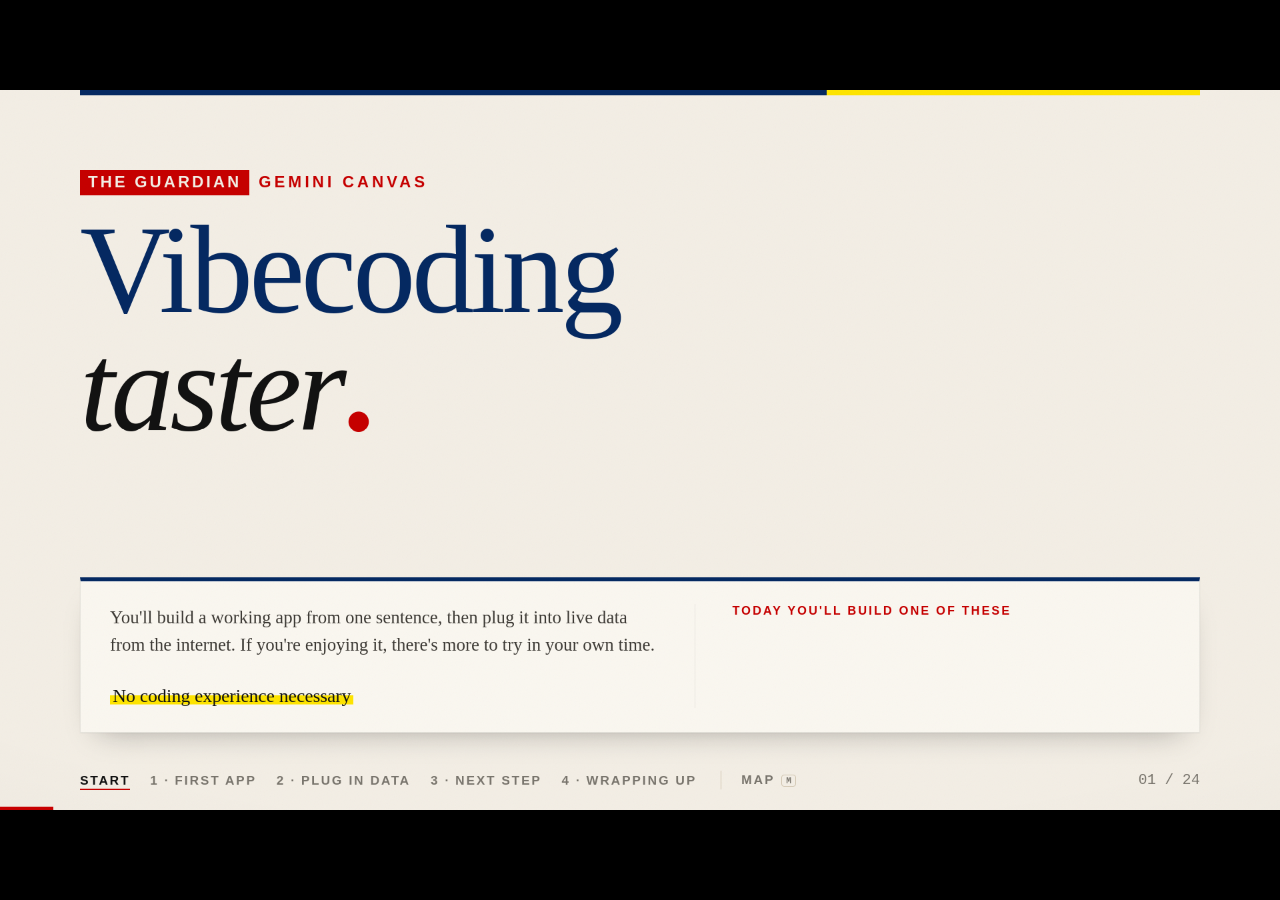
<file: slg.html>
<!DOCTYPE html><html lang="en"><head>
<meta charset="UTF-8">
<meta name="viewport" content="width=device-width, initial-scale=1">
<title>Vibecoding taster</title>
<link rel="preconnect" href="https://assets.guim.co.uk" crossorigin>
<link rel="stylesheet" href="styles.css?v=2026-11-24b">
</head>
<body class="v2">

<div id="deck-gate" role="dialog" aria-modal="true" aria-label="Password required">
  <form class="dg-card" id="deck-gate-form">
    <div class="dg-rule" aria-hidden="true"></div>
    <p class="dg-kicker">Vibecoding taster</p>
    <h1>Enter the <em>password</em>.</h1>
    <input id="deck-gate-input" type="password" autocomplete="off" autofocus aria-label="Password" placeholder="Password">
    <button type="submit">Enter</button>
    <p class="dg-error" id="deck-gate-error" hidden>That's not it. Try again.</p>
  </form>
</div>
<script src="gate.js"></script>

<!-- ================================================================
     VIBECODING TASTER, SECOND EDITION. Same session as the first
     edition (slg-first-edition.html),
     presented with a map: a rail of parts in every footer, a full map
     of the deck on M, a contents page, tabs across the twelve builds,
     and #N links so an email can open the deck at any slide. The
     cover, the hook and the API explainer gained motion; everything
     else carries the first edition's words unchanged.

     One session of about forty minutes: build the meeting-cost app
     together, then pick one of twelve live-data builds. Part 3 is for
     anyone ahead, or for their own time afterwards.
     ================================================================ -->

<deck-stage width="1920" height="1080">

  <!-- ============================================================
       Cover. The wordmark, then one wide panel: the framing on the
       left with the audience promise beneath it, and on the right the
       twelve builds taking turns, one line at a time. Reduced motion
       and print see the first line only.
       ============================================================ -->
  <section class="slide cover cover--v2" data-part="Start" data-part-short="Start" data-part-time="2 minutes" data-title="Cover" data-label="Cover">
    <div class="rule-band"></div>

    <div>
      <p class="kicker" data-fx="rise" style="--d:80ms"><span class="group-tag">The Guardian</span>Gemini Canvas</p>
      <h1 class="wordmark" data-split data-split-base="300" data-split-step="60">Vibecoding<br><em>taster<span class="q-mark">.</span></em></h1>
    </div>

    <div class="cover-panel" data-fx="rise" style="--d:1000ms">
      <div class="cover-panel-left">
        <p class="cover-framing">You'll build a working app from one sentence, then plug it into live data from the internet. If you're enjoying it, there's more to try in your own time.</p>
        <p class="cover-note-wrap"><span class="cover-note">No coding experience necessary</span></p>
      </div>
      <div class="cover-panel-right">
        <p class="ticker-lead">Today you'll build one of these</p>
        <ul class="ticker" aria-hidden="true">
          <li style="--i:0">Should I cycle in tomorrow?</li>
          <li style="--i:1">Is the Tube running?</li>
          <li style="--i:2">When's their next holiday?</li>
          <li style="--i:3">Is the air clean today?</li>
          <li style="--i:4">On this day</li>
          <li style="--i:5">What's the world reading?</li>
          <li style="--i:6">Who's my MP?</li>
          <li style="--i:7">Where's the earth moving?</li>
          <li style="--i:8">What's a pound worth?</li>
          <li style="--i:9">Find a shorter word</li>
          <li style="--i:10">Find a podcast</li>
          <li style="--i:11">Browse the V&amp;A</li>
        </ul>
      </div>
    </div>

    <div class="slide-foot">
      <span class="wm">Vibecoding taster</span>
      <span class="num">01 / NN</span>
    </div>
  </section>

  <!-- ============================================================
       Epigraph, in two beats. Two yellow slides in a row, so the
       background holds still and only the words change: Karpathy in
       January 2023 on English as a programming language, then in
       February 2025 naming vibe coding. The only yellow in the deck.
       ============================================================ -->
  <section class="slide yellow slide--epigraph" data-title="A line from Andrej Karpathy" data-label="Epigraph">
    <div class="rule-band"></div>

    <div class="slide-body">
      <p class="epigraph" data-split data-split-base="300" data-split-step="80">“The hottest new programming language is English”</p>
      <p class="epigraph-attr" data-fx="rise" style="--d:1500ms">Andrej Karpathy · January 2023</p>
    </div>

    <div class="slide-foot">
      <span class="wm">Vibecoding taster</span>
      <span class="num">02 / NN</span>
    </div>
  </section>

  <section class="slide yellow slide--epigraph" data-title="Karpathy names vibe coding" data-label="Epigraph two">
    <div class="rule-band"></div>

    <div class="slide-body">
      <p class="epigraph epigraph--long" data-split data-split-base="260" data-split-step="46">“There's a new kind of coding I call ‘vibe coding’, where you fully give in to the vibes, embrace exponentials, and forget that the code even exists.”</p>
      <p class="epigraph-attr" data-fx="rise" style="--d:1800ms">Andrej Karpathy · February 2025</p>
    </div>

    <div class="slide-foot">
      <span class="wm">Vibecoding taster</span>
      <span class="num">03 / NN</span>
    </div>
  </section>

  <!-- ============================================================
       Contents. The parts as a ledger you can click: what, how long,
       and what happens. Titles echo the section openers on purpose.
       The note at the foot is for anyone reading alone.
       ============================================================ -->
  <section class="slide slide--toc" data-title="Where we're going" data-label="Contents">
    <div class="rule-band"></div>

    <p class="kicker" data-fx="rise" style="--d:60ms">The session</p>
    <h2 class="slide-title" data-split>How we'll spend the next 40 <em>minutes</em>.</h2>
    <p class="slide-subtitle" data-fx="rise" style="--d:220ms">Four parts. Click any row to jump to it.</p>

    <div class="slide-body">
      <ol class="toc">
        <li data-fx="rise" style="--d:320ms"><button type="button" class="toc-btn" data-goto="pre-flight"><span class="toc-n">Start</span><span class="toc-title">Getting ready<span class="toc-go" aria-hidden="true">→</span></span><span class="toc-time">2 minutes</span><span class="toc-what">How to open Gemini and switch Canvas on, and what to bear in mind.</span></button></li>
        <li data-fx="rise" style="--d:420ms"><button type="button" class="toc-btn" data-goto="part-1-opener"><span class="toc-n">Part 1</span><span class="toc-title">Build one together<span class="toc-go" aria-hidden="true">→</span></span><span class="toc-time">10 minutes</span><span class="toc-what">Your first app, from one sentence, alongside me on the big screen.</span></button></li>
        <li data-fx="rise" style="--d:520ms"><button type="button" class="toc-btn" data-goto="part-2-opener"><span class="toc-n">Part 2</span><span class="toc-title">Your own app<span class="toc-go" aria-hidden="true">→</span></span><span class="toc-time"><mark>25 minutes</mark></span><span class="toc-what">Build a more ambitious app with accurate live data.</span></button></li>
        <li data-fx="rise" style="--d:620ms"><button type="button" class="toc-btn" data-goto="part-3-opener"><span class="toc-n">Part 3</span><span class="toc-title">Taking the next step<span class="toc-go" aria-hidden="true">→</span></span><span class="toc-time">Optional</span><span class="toc-what">Ways to extend and improve your own app, now or later.</span></button></li>
        <li data-fx="rise" style="--d:720ms"><button type="button" class="toc-btn" data-goto="send-it-to-me"><span class="toc-n">Part 4</span><span class="toc-title">Wrapping up<span class="toc-go" aria-hidden="true">→</span></span><span class="toc-time">5 minutes</span><span class="toc-what">How to share what you made with me, and four things to take away.</span></button></li>
      </ol>

      <p class="toc-note" data-fx="rise" style="--d:880ms"><strong>Reading this on your own?</strong> Press <kbd>M</kbd> at any time for a map of every slide, and use the labels along the foot of each one to jump between parts.</p>
    </div>

    <div class="slide-foot">
      <span class="wm">Vibecoding taster</span>
      <span class="num">03 / NN</span>
    </div>
  </section>

  <!-- ============================================================
       Pre-flight. Three steps, and a looping demo of the two people
       get lost on. First Canvas: + turns to x, menu, More tools,
       Canvas, and the Canvas chip appears. Then the model: click the
       model name, and pick Everyday help (4 Hydrogen), the quickest.
       Built in HTML and CSS rather than video, so it's sharp on a
       projector. Reduced motion and print get a still with both menus
       open and the right choices marked. The demo is hidden from
       screen readers; steps 02 and 03 say the same in words. Model
       names as they stood in Gemini on 24 November 2026.
       ============================================================ -->
  <section class="slide slide--preflight" data-title="Open Gemini, set it up" data-label="Pre-flight">
    <div class="rule-band"></div>

    <p class="kicker" data-fx="rise" style="--d:60ms">Before we start · Two minutes</p>
    <h2 class="slide-title" data-split>Three things, right <em>now</em>.</h2>
    <p class="slide-subtitle" data-fx="rise" style="--d:260ms">Gemini is the AI model. Canvas is what's called a harness: it gives Gemini somewhere safe to write code and run it, so you get a working app, not just a reply. If any of them doesn't work, put your hand up.</p>

    <div class="slide-body">
      <div class="pf">
        <ol class="pf-steps pf-steps--three">
          <li class="pf-step" data-fx="rise" style="--d:340ms">
            <span class="pf-num">01</span>
            <div class="pf-main">
              <h3>Open Gemini</h3>
              <p>Signed in on your work account.</p>
              <a class="pf-link" href="https://gemini.google.com/app" target="_blank" rel="noopener">gemini.google.com<span aria-hidden="true"> ↗</span></a>
            </div>
          </li>
          <li class="pf-step" data-fx="rise" style="--d:460ms">
            <span class="pf-num">02</span>
            <div class="pf-main">
              <h3>Turn Canvas on</h3>
              <p>Click the <strong>+</strong> button, then <strong>More tools</strong>, then <strong>Canvas</strong>. A Canvas chip appears in the prompt box when it's on.</p>
            </div>
          </li>
          <li class="pf-step" data-fx="rise" style="--d:580ms">
            <span class="pf-num">03</span>
            <div class="pf-main">
              <h3>Check the model</h3>
              <p>The prompt box should say <strong>4 Hydrogen</strong>. If it doesn't, click the model's name and pick <strong>Everyday help</strong>. It's the quickest, which is what we want today.</p>
            </div>
          </li>
        </ol>

        <div class="gx gx--v2" aria-hidden="true" data-fx="fade" style="--d:680ms">
          <div class="gx-bar">
            <span class="gx-btn"><svg class="gx-plus" viewBox="0 0 24 24" width="30" height="30"><path d="M12 4v16M4 12h16" stroke="currentColor" stroke-width="2" stroke-linecap="round" fill="none"/></svg></span>
            <span class="gx-chip"><svg viewBox="0 0 24 24" width="22" height="22"><rect x="3" y="7" width="12" height="12" rx="2.5" fill="none" stroke="currentColor" stroke-width="1.8"/><rect x="8" y="3" width="13" height="13" rx="2.5" fill="#fff" stroke="currentColor" stroke-width="1.8"/></svg>Canvas</span>
            <span class="gx-ph">Ask Gemini</span>
            <span class="gx-model">4 Hydrogen<svg viewBox="0 0 24 24" width="22" height="22"><path d="M6 9l6 6 6-6" fill="none" stroke="currentColor" stroke-width="2" stroke-linecap="round" stroke-linejoin="round"/></svg></span>
          </div>

          <div class="gx-menu">
            <span class="gx-item">Upload files</span>
            <span class="gx-item">Add from Drive</span>
            <span class="gx-item">More uploads <i>›</i></span>
            <span class="gx-rule"></span>
            <span class="gx-item">Create image</span>
            <span class="gx-item">Create video</span>
            <span class="gx-item">Create music</span>
            <span class="gx-item gx-more">More tools <i>›</i></span>
          </div>

          <div class="gx-sub">
            <span class="gx-item gx-canvas"><svg viewBox="0 0 24 24" width="22" height="22"><rect x="3" y="7" width="12" height="12" rx="2.5" fill="none" stroke="currentColor" stroke-width="1.8"/><rect x="8" y="3" width="13" height="13" rx="2.5" fill="none" stroke="currentColor" stroke-width="1.8"/></svg>Canvas</span>
            <span class="gx-item">Deep research</span>
            <span class="gx-item">Guided learning</span>
          </div>

          <div class="gx-models">
            <span class="gx-opt gx-opt-on"><svg viewBox="0 0 24 24" width="24" height="24"><path d="M5 12.5l4.5 4.5L19 7.5" fill="none" stroke="currentColor" stroke-width="2.2" stroke-linecap="round" stroke-linejoin="round"/></svg><span><b>Everyday help</b><small>4 Hydrogen</small></span></span>
            <span class="gx-opt"><i></i><span><b>Complex problems</b><small>4 Hydrogen Thinking</small></span></span>
            <span class="gx-opt"><i></i><span><b>Deeper analysis</b><small>4 Neon</small></span><em>New</em></span>
          </div>

          <svg class="gx-cursor" viewBox="0 0 24 24" width="38" height="38"><path d="M3 2l7 19 2.6-7.4L20 11z" fill="#121212" stroke="#fff" stroke-width="1.6" stroke-linejoin="round"/></svg>
        </div>
      </div>
    </div>

    <div class="slide-foot">
      <span class="wm">Vibecoding taster</span>
      <span class="num">04 / NN</span>
    </div>
  </section>

  <!-- ============================================================
       Four rules: three cut down from the full workshop's five, plus asking Gemini.
       ============================================================ -->
  <section class="slide slide--rules slide--rules-dense slide--rules-roomy slide--spread" data-title="Four rules for today" data-label="Four rules">
    <div class="rule-band"></div>

    <p class="kicker" data-fx="rise" style="--d:60ms">How to work today</p>
    <h2 class="slide-title" data-split>Four rules for <em>today</em>.</h2>
    <p class="slide-subtitle" data-fx="rise" style="--d:200ms">None of these are about code. All of them are about not getting stuck.</p>

    <div class="slide-body">
      <ul class="rules-list">
        <li class="rule-row" data-fx="rise" style="--d:260ms">
          <span class="rule-tag">01</span>
          <div>
            <h3>Every prompt on these slides copies on click</h3>
            <p>Click any prompt and it's on your clipboard, ready to paste. You'll see <span class="chip-copied">Copied</span> appear in the corner.</p>
          </div>
        </li>
        <li class="rule-row" data-fx="rise" style="--d:380ms">
          <span class="rule-tag">02</span>
          <div>
            <h3>Ask for one thing at a time</h3>
            <p>If you stack five changes into a sentence you'll get four of them and no idea which one it dropped.</p>
          </div>
        </li>
        <li class="rule-row" data-fx="rise" style="--d:500ms">
          <span class="rule-tag">03</span>
          <div>
            <h3>If it goes wrong, start again</h3>
            <p>Sometimes the preview won't load, or the app drifts somewhere you didn't want. That's the tool having a moment, not you. Open a new chat, paste your first prompt again, and you'll get there faster than by arguing it back.</p>
          </div>
        </li>
        <li class="rule-row" data-fx="rise" style="--d:620ms">
          <span class="rule-tag">04</span>
          <div>
            <h3>Use the tools you have</h3>
            <p>Got a question you don't know the answer to? Have an idea but not sure if it'll work? Open a new Gemini chat and ask it.</p>
          </div>
        </li>
      </ul>
    </div>

    <div class="slide-foot">
      <span class="wm">Vibecoding taster</span>
      <span class="num">05 / NN</span>
    </div>
  </section>

  <!-- ============================================================
       Part 1 opener
       ============================================================ -->
  <section class="slide ink section-opener" data-part="Part 1 · Build one together" data-part-short="1 · First app" data-part-time="10 minutes" data-title="Part 1 begins" data-label="Part 1 opener">
    <div class="rule-band"></div>
    <span class="chapter-ghost" aria-hidden="true" data-fx="ghost" style="--d:150ms">01</span>

    <div class="chapter-num" data-fx="rise" style="--d:100ms">Part 1 · 10 minutes</div>
    <h1 data-split data-split-base="260" data-split-step="50">Build one <em>together.</em></h1>
    <p class="section-dek" data-fx="rise" style="--d:780ms">I'll build it on the big screen, and you build yours alongside. No data, no setup. One sentence, and the code does all the work itself.</p>

    <div class="slide-foot">
      <span class="wm">Vibecoding taster · Part 1</span>
      <span class="num">06 / NN</span>
    </div>
  </section>

  <!-- ============================================================
       The hook prompt. It types itself, and once it has, a sketch of
       the app assembles beside it: title, two fields, a number that
       counts up, three buttons. Then the three "what you'll see"
       lines, then the instruction to use it. Click the prompt to
       copy it. The sketch is decoration; the list beside it says
       the same in words.
       ============================================================ -->
  <section class="slide slide--hook" data-title="Your first app, in one sentence" data-label="Hook prompt">
    <div class="rule-band"></div>

    <p class="kicker" data-fx="rise" style="--d:60ms">Part 1 · Building live</p>
    <h2 class="slide-title" data-split>Building a standalone <em>app</em>.</h2>
    <p class="slide-subtitle" data-fx="rise" style="--d:240ms">One sentence, deliberately vague. Watch what it decides for itself.</p>

    <div class="slide-body">
      <div class="hook-left">
        <div class="prompt-box" data-copy data-fx="rise" style="--d:380ms">
          <div class="prompt-head">
            <p class="prompt-label">Paste this into Canvas</p>
            <div class="frame-chrome" aria-hidden="true"><i></i><i></i><i></i></div>
          </div>
          <div class="prompt-body">
            <p class="prompt-text"><span class="typed" data-type-delay="700">Create an app that calculates the cost of a meeting.</span><span class="caret"></span></p>
          </div>
        </div>

        <div class="use-it" data-fx="rise" style="--d:4700ms">
          <p class="use-it-lead">Now actually use it</p>
          <p class="use-it-body">Put real numbers in. Try to think of it from a new user's point of view. Is it helpful? Does it behave in the way you'd expect? What did it assume without asking you? What's missing, and what's simply wrong?</p>
        </div>
      </div>

      <div class="hook-right">
        <div class="mock" aria-hidden="true" data-fx="fade" style="--d:2100ms">
          <div class="mock-bar"><i></i><i></i><i></i></div>
          <p class="mock-title">Meeting cost calculator</p>
          <div class="mock-field"><span>People in the meeting</span><b>8</b></div>
          <div class="mock-field"><span>Length</span><b>45 minutes</b></div>
          <p class="mock-total"><small>This meeting costs</small><b>£<span data-count="200" data-count-delay="3500" data-count-dur="1400">200</span></b></p>
          <div class="mock-btns"><span>Start</span><span>Pause</span><span>Reset</span></div>
        </div>
        <ol class="hook-see">
          <li data-fx="rise" style="--d:4150ms"><span class="act-step-n">1</span>It writes the code in front of you</li>
          <li data-fx="rise" style="--d:4300ms"><span class="act-step-n">2</span>A preview window opens beside it</li>
          <li data-fx="rise" style="--d:4450ms"><span class="act-step-n">3</span>Your version won't match anyone else's</li>
        </ol>
      </div>
    </div>

    <div class="slide-foot">
      <span class="wm">Vibecoding taster · Part 1</span>
      <span class="num">08 / NN</span>
    </div>
  </section>

  <!-- ============================================================
       Iteration by conversation. Three options, not six.
       ============================================================ -->
  <section class="slide slide--spread slide--tweaks-row" data-title="Change it by asking" data-label="Tell it what's wrong">
    <div class="rule-band"></div>

    <p class="kicker" data-fx="rise" style="--d:60ms">Part 1 · Iteration</p>
    <h2 class="slide-title" data-split>Now tell it what's <em>wrong</em>.</h2>
    <p class="slide-subtitle" data-fx="rise" style="--d:220ms">You don't edit the code, you say what you want instead. Pick one of these and click it to copy, or ask for a change of your own: anything you noticed when you used it.</p>

    <div class="slide-body">
      <div class="tweaks">
        <div class="tweak" data-copy data-fx="rise" style="--d:300ms">
          <p class="tweak-kind">Make it live</p>
          <p class="tweak-say" data-copy-text>"Make the total tick up live while the meeting runs, with Start, Pause and Reset buttons."</p>
        </div>
        <div class="tweak" data-copy data-fx="rise" style="--d:400ms">
          <p class="tweak-kind">Make it look better</p>
          <p class="tweak-say" data-copy-text>"Make this a dark-mode dashboard with one big headline number."</p>
        </div>
        <div class="tweak" data-copy data-fx="rise" style="--d:500ms">
          <p class="tweak-kind">Make it sting</p>
          <p class="tweak-say" data-copy-text>"Underneath, tell me what else that money could have bought."</p>
        </div>
        <div class="tweak" data-copy data-fx="rise" style="--d:600ms">
          <p class="tweak-kind">Make it honest</p>
          <p class="tweak-say" data-copy-text>"Assume an 1,800-hour working year, and show me the assumption on screen."</p>
        </div>
      </div>

      <p class="act-note" data-fx="rise" style="--d:740ms"><strong>That's vibecoding.</strong> Describe it, look at what you get, say what's wrong, and go again. Everything else today is the same move.</p>
    </div>

    <div class="slide-foot">
      <span class="wm">Vibecoding taster · Part 1</span>
      <span class="num">08 / NN</span>
    </div>
  </section>

  <!-- ============================================================
       Part 2 opener
       ============================================================ -->
  <section class="slide ink section-opener" data-part="Part 2 · Plugging in data" data-part-short="2 · Plug in data" data-part-time="25 minutes" data-title="Part 2 begins" data-label="Part 2 opener">
    <div class="rule-band"></div>
    <span class="chapter-ghost" aria-hidden="true" data-fx="ghost" style="--d:150ms">02</span>

    <div class="chapter-num" data-fx="rise" style="--d:100ms">Part 2 · 25 minutes</div>
    <h1 data-split data-split-base="260" data-split-step="50">Plugging in <em>data.</em></h1>
    <p class="section-dek" data-fx="rise" style="--d:780ms">The app we just built works, but it lives in a bubble. The information in it is taken from the LLM's training data which may well be unreliable. We can make more reliable apps by providing it instead with data we trust.</p>

    <div class="slide-foot">
      <span class="wm">Vibecoding taster · Part 2</span>
      <span class="num">09 / NN</span>
    </div>
  </section>

  <!-- ============================================================
       Data you already have. Three ways to hand over something you
       trust: upload a spreadsheet, point at a web page, photograph a
       piece of paper. Each column shows the thing, says the idea in
       four words, and gives a prompt to copy. The photo is a real
       timetable, cropped, with the name blurred. Ends by setting up
       the live feeds on the slides that follow.
       ============================================================ -->
  <section class="slide slide--have" data-title="Give it data you already have" data-label="Data you already have">
    <div class="rule-band"></div>

    <p class="kicker" data-fx="rise" style="--d:60ms">Part 2 · Data you can trust</p>
    <h2 class="slide-title" data-split>Give it data you already <em>have</em>.</h2>
    <p class="slide-subtitle" data-fx="rise" style="--d:220ms">Hand over something you already trust, and the app works from that instead of the model's memory. Three that work.</p>

    <div class="slide-body">
      <div class="have">
        <article class="have-col" data-fx="rise" style="--d:320ms">
          <div class="have-pic have-sheet" aria-hidden="true">
            <div class="sheet-row sheet-head"><span>Name</span><span>Week of</span><span>On call</span></div>
            <div class="sheet-row"><span>Priya</span><span>13 Oct</span><span>Yes</span></div>
            <div class="sheet-row"><span>Tom</span><span>20 Oct</span><span></span></div>
            <div class="sheet-row"><span>Amara</span><span>27 Oct</span><span></span></div>
            <div class="sheet-row"><span>Jack</span><span>3 Nov</span><span></span></div>
          </div>
          <p class="have-eyebrow">A spreadsheet</p>
          <h3>Upload it</h3>
          <p class="have-body">Attach the file to your prompt and the app is built around what's in it.</p>
          <p class="have-ask" data-copy>"Here's our team's on-call rota as a spreadsheet. Build me something that shows who's on this week and who's next."</p>
          <p class="have-warn">Whatever you upload, the model reads. Nothing sensitive.</p>
        </article>

        <article class="have-col" data-fx="rise" style="--d:440ms">
          <div class="have-pic have-web" aria-hidden="true">
            <div class="web-bar"><i></i><i></i><i></i><span>gov.uk/national-minimum-wage-rates</span></div>
            <div class="web-body">
              <b>National Minimum Wage rates</b>
              <span>21 and over · £12.71 an hour</span>
              <span>18 to 20 · £10.85 an hour</span>
              <span>Under 18 · £8.00 an hour</span>
            </div>
          </div>
          <p class="have-eyebrow">A web page</p>
          <h3>Point at it</h3>
          <p class="have-body">Give it the address of a page you trust and tell it to use what's there.</p>
          <p class="have-ask" data-copy>"Build an app that checks a shift is paid at the right rate for someone's age, using the rates on gov.uk/national-minimum-wage-rates."</p>
        </article>

        <article class="have-col" data-fx="rise" style="--d:560ms">
          <div class="have-pic have-photo" data-fx="photo" style="--d:700ms"><img src="images/timetable.jpg" alt="A crumpled printed school timetable, photographed on a table." width="1210" height="810"></div>
          <p class="have-eyebrow">A photo</p>
          <h3>Even a crumpled bit of paper</h3>
          <p class="have-body">My son's timetable, from the bottom of his bag. It became an app that tells him what tomorrow holds.</p>
          <p class="have-ask" data-copy>"Here's a photo of my son's school timetable. It runs on a two-week cycle, Red and Blue. Build an app that shows tomorrow's lessons and what he needs to pack."</p>
        </article>
      </div>

      <p class="act-note" data-fx="rise" style="--d:820ms"><strong>All three stand still from the moment you hand them over.</strong> For data that changes by the hour, you plug in a live feed instead. That's the next slide.</p>
    </div>

    <div class="slide-foot">
      <span class="wm">Vibecoding taster · Part 2</span>
      <span class="num">11 / NN</span>
    </div>
  </section>

  <!-- ============================================================
       What an API is, drawn as well as said. Your app on the left,
       the API on the right, a pipe between them: a question goes
       out, the API lights up, structured data comes back and lands
       as a readout. The three columns say the same in words.
       ============================================================ -->
  <section class="slide slide--api" data-title="What an API is" data-label="What an API is">
    <div class="rule-band"></div>

    <p class="kicker" data-fx="rise" style="--d:60ms">Part 2 · What an API is</p>

    <div class="slide-body">
      <div class="api-head">
        <p class="brief-lede api-lede" data-fx="rise" style="--d:200ms">An API is <mark>a tap you can plumb directly into your app</mark>. You send a request, and structured data comes back.</p>
        <p class="api-full" data-fx="rise" style="--d:320ms"><strong>API</strong> stands for Application Programming Interface. Nobody has ever needed the full name.</p>
      </div>

      <div class="wire" aria-hidden="true">
        <div class="wire-node wire-app">
          <span class="wire-who">Your app</span>
          <ul class="wire-readout">
            <li>Temperature<b class="wire-val"><span class="q">?</span><span class="v">14°</span></b></li>
            <li>Chance of rain<b class="wire-val"><span class="q">?</span><span class="v">20%</span></b></li>
            <li>Wind<b class="wire-val"><span class="q">?</span><span class="v">18 km/h</span></b></li>
          </ul>
        </div>
        <div class="wire-pipe">
          <span class="wire-q">“What's the weather in Leeds tomorrow?”</span>
          <span class="wire-a">{ "temp": 14, "rain": 20, "wind": 18 }</span>
        </div>
        <div class="wire-node wire-api">
          <span class="wire-who">Weather API</span>
        </div>
      </div>

      <div class="brief-cols">
        <div class="brief-col" data-fx="rise" style="--d:420ms">
          <p class="brief-eyebrow">Your app asks</p>
          <p class="brief-body">It sends a question to a service on the internet. <strong>"What's the weather in Leeds tomorrow?"</strong></p>
        </div>
        <div class="brief-col" data-fx="rise" style="--d:520ms">
          <p class="brief-eyebrow">The API answers</p>
          <p class="brief-body">In data built for software, not people: <strong>a temperature, a chance of rain, a wind speed</strong>. Your app turns that into something you can read.</p>
        </div>
        <div class="brief-col" data-fx="rise" style="--d:620ms">
          <p class="brief-eyebrow">You don't do the plumbing</p>
          <p class="brief-body">Name the API in your prompt and Gemini writes the code that asks and reads the answer. <strong>Your job is to pick a good source</strong>, and to check what comes out.</p>
        </div>
      </div>

      <p class="act-note warn" data-fx="rise" style="--d:740ms"><strong>All twelve you'll choose from are free and need no sign-up.</strong> Out in the wild, some APIs want a key, which works like a password and is tied to you. Never paste a key into Gemini.</p>
    </div>

    <div class="slide-foot">
      <span class="wm">Vibecoding taster · Part 2</span>
      <span class="num">11 / NN</span>
    </div>
  </section>

  <!-- ============================================================
       THE ACTIVITY. Twelve fixed builds over three slides, four a
       slide, one complete prompt each with the API named in bold.
       All keyless and CORS-clean, checked 5 October 2026, including
       the stricter preflight check a browser makes when the code adds
       a header. Wikimedia pageviews, gov.uk bank holidays and Carbon
       Intensity were swapped out after failing in Gemini on test runs. Twelve
       sources rather than four spreads 160 people on one office
       connection thinly enough that no API's free limit should bite.
       Pick-one slides 2 and 3 repeat the instructions in brief.
       ============================================================ -->
  <section class="slide slide--pick" data-title="Pick one: daily life" data-label="Pick one: daily life">
    <div class="rule-band"></div>

    <nav class="kicker kicker-tabs" aria-label="The builds" data-fx="rise" style="--d:60ms"><span>Part 2 · Your turn</span><button type="button" data-goto="pick-one-daily-life" aria-current="true">Daily life</button><button type="button" data-goto="pick-one-news-and-the-world">News and the world</button><button type="button" data-goto="pick-one-money-words-and-culture">Money, words and culture</button><button type="button" data-goto="finding-your-own">Find your own</button></nav>
    <h2 class="slide-title" data-split>Pick one: daily <em>life</em>.</h2>
    <p class="slide-subtitle" data-fx="rise" style="--d:200ms">Each uses a different source of live data. Start a <strong>new chat</strong> with Canvas on, click a prompt to copy it, and paste it in. Can't decide? Pick one nobody near you has picked.</p>

    <div class="slide-body">
      <div class="act-panels act-panels--four">
        <div class="act-panel" data-fx="rise" style="--d:300ms">
          <h3>Should I cycle in tomorrow?</h3>
          <div class="prompt-box" data-copy>
            <div class="prompt-head">
              <p class="prompt-label">Click to copy</p>
              <div class="frame-chrome" aria-hidden="true"><i></i><i></i><i></i></div>
            </div>
            <div class="prompt-body">
              <div class="prompt-copy" data-copy-text>
                <p class="prompt-text">I want to use the <strong>Open-Meteo API</strong> to build an app where I type a town and it tells me whether tomorrow is a good day to cycle to work, showing the temperature, the chance of rain and the wind. Tell me when it's loading and if there's an error.</p>
                <p class="prompt-api">API links: https://geocoding-api.open-meteo.com/v1/search?name=Leeds and https://api.open-meteo.com/v1/forecast?latitude=51.5&amp;longitude=-0.1</p>
              </div>
            </div>
          </div>
        </div>
        <div class="act-panel a2" data-fx="rise" style="--d:400ms">
          <h3>Is the Tube running?</h3>
          <div class="prompt-box" data-copy>
            <div class="prompt-head">
              <p class="prompt-label">Click to copy</p>
              <div class="frame-chrome" aria-hidden="true"><i></i><i></i><i></i></div>
            </div>
            <div class="prompt-body">
              <div class="prompt-copy" data-copy-text>
                <p class="prompt-text">I want to use the <strong>TfL Unified API</strong> to build an app that shows the live status of every Tube line, with any delays at the top and the reason for each. Tell me when it's loading and if there's an error.</p>
                <p class="prompt-api">API link: https://api.tfl.gov.uk/Line/Mode/tube/Status</p>
              </div>
            </div>
          </div>
        </div>
        <div class="act-panel a3" data-fx="rise" style="--d:500ms">
          <h3>When's their next holiday?</h3>
          <div class="prompt-box" data-copy>
            <div class="prompt-head">
              <p class="prompt-label">Click to copy</p>
              <div class="frame-chrome" aria-hidden="true"><i></i><i></i><i></i></div>
            </div>
            <div class="prompt-body">
              <div class="prompt-copy" data-copy-text>
                <p class="prompt-text">I want to use the <strong>Nager.Date public holidays API</strong> to build an app where I pick a country and it shows the next public holidays there, flagging any that make a long weekend. Tell me when it's loading and if there's an error.</p>
                <p class="prompt-api">API link: https://date.nager.at/api/v3/NextPublicHolidays/GB</p>
              </div>
            </div>
          </div>
        </div>
        <div class="act-panel a4" data-fx="rise" style="--d:600ms">
          <h3>Is the air clean today?</h3>
          <div class="prompt-box" data-copy>
            <div class="prompt-head">
              <p class="prompt-label">Click to copy</p>
              <div class="frame-chrome" aria-hidden="true"><i></i><i></i><i></i></div>
            </div>
            <div class="prompt-body">
              <div class="prompt-copy" data-copy-text>
                <p class="prompt-text">I want to use the <strong>Open-Meteo air quality API</strong> to build an app where I type a town and it tells me how clean the air is there today, with a simple rating from good to poor. Tell me when it's loading and if there's an error.</p>
                <p class="prompt-api">API links: https://geocoding-api.open-meteo.com/v1/search?name=Leeds and https://air-quality-api.open-meteo.com/v1/air-quality?latitude=51.5&amp;longitude=-0.1</p>
              </div>
            </div>
          </div>
        </div>
      </div>
    </div>

    <div class="slide-foot">
      <span class="wm">Vibecoding taster · Part 2</span>
      <span class="num">11 / NN</span>
    </div>
  </section>

  <section class="slide slide--pick" data-title="Pick one: news and the world" data-label="Pick one: news and the world">
    <div class="rule-band"></div>

    <nav class="kicker kicker-tabs" aria-label="The builds" data-fx="rise" style="--d:60ms"><span>Part 2 · Your turn</span><button type="button" data-goto="pick-one-daily-life">Daily life</button><button type="button" data-goto="pick-one-news-and-the-world" aria-current="true">News and the world</button><button type="button" data-goto="pick-one-money-words-and-culture">Money, words and culture</button><button type="button" data-goto="finding-your-own">Find your own</button></nav>
    <h2 class="slide-title" data-split>Or: news and the <em>world</em>.</h2>
    <p class="slide-subtitle" data-fx="rise" style="--d:200ms">Same again: new chat, click a prompt to copy it, paste it in.</p>

    <div class="slide-body">
      <div class="act-panels act-panels--four">
        <div class="act-panel" data-fx="rise" style="--d:300ms">
          <h3>On this day</h3>
          <div class="prompt-box" data-copy>
            <div class="prompt-head">
              <p class="prompt-label">Click to copy</p>
              <div class="frame-chrome" aria-hidden="true"><i></i><i></i><i></i></div>
            </div>
            <div class="prompt-body">
              <div class="prompt-copy" data-copy-text>
                <p class="prompt-text">I want to use the <strong>Wikipedia "On this day" API</strong> to build an app that shows what happened on today's date in history, with a picture for each event where there is one. Let me pick another date. Tell me when it's loading and if there's an error.</p>
                <p class="prompt-api">API link: https://en.wikipedia.org/api/rest_v1/feed/onthisday/selected/10/05</p>
              </div>
            </div>
          </div>
        </div>
        <div class="act-panel a2" data-fx="rise" style="--d:400ms">
          <h3>What's the world reading?</h3>
          <div class="prompt-box" data-copy>
            <div class="prompt-head">
              <p class="prompt-label">Click to copy</p>
              <div class="frame-chrome" aria-hidden="true"><i></i><i></i><i></i></div>
            </div>
            <div class="prompt-body">
              <div class="prompt-copy" data-copy-text>
                <p class="prompt-text">I want to use the <strong>Wikipedia featured content API</strong> to build an app that shows yesterday's most-read English Wikipedia articles, with how many views each got and a picture where there is one. Tell me when it's loading and if there's an error.</p>
                <p class="prompt-api">API link: https://en.wikipedia.org/api/rest_v1/feed/featured/2026/10/04</p>
              </div>
            </div>
          </div>
        </div>
        <div class="act-panel a3" data-fx="rise" style="--d:500ms">
          <h3>Who's my MP?</h3>
          <div class="prompt-box" data-copy>
            <div class="prompt-head">
              <p class="prompt-label">Click to copy</p>
              <div class="frame-chrome" aria-hidden="true"><i></i><i></i><i></i></div>
            </div>
            <div class="prompt-body">
              <div class="prompt-copy" data-copy-text>
                <p class="prompt-text">I want to use <strong>Postcodes.io</strong> and the <strong>UK Parliament Members API</strong> to build an app where I type a postcode and it shows me the local MP, with their photo, party and constituency. Tell me when it's loading and if there's an error.</p>
                <p class="prompt-api">API links: https://api.postcodes.io/postcodes/N19GU and https://members-api.parliament.uk/api/Location/Constituency/Search?searchText=Islington</p>
              </div>
            </div>
          </div>
        </div>
        <div class="act-panel a4" data-fx="rise" style="--d:600ms">
          <h3>Where's the earth moving?</h3>
          <div class="prompt-box" data-copy>
            <div class="prompt-head">
              <p class="prompt-label">Click to copy</p>
              <div class="frame-chrome" aria-hidden="true"><i></i><i></i><i></i></div>
            </div>
            <div class="prompt-body">
              <div class="prompt-copy" data-copy-text>
                <p class="prompt-text">I want to use the <strong>USGS earthquake feed</strong> to build an app that maps every earthquake in the world in the last 24 hours, with the biggest listed first. Tell me when it's loading and if there's an error.</p>
                <p class="prompt-api">API link: https://earthquake.usgs.gov/earthquakes/feed/v1.0/summary/all_day.geojson</p>
              </div>
            </div>
          </div>
        </div>
      </div>
    </div>

    <div class="slide-foot">
      <span class="wm">Vibecoding taster · Part 2</span>
      <span class="num">12 / NN</span>
    </div>
  </section>

  <section class="slide slide--pick" data-title="Pick one: money, words, culture" data-label="Pick one: money, words and culture">
    <div class="rule-band"></div>

    <nav class="kicker kicker-tabs" aria-label="The builds" data-fx="rise" style="--d:60ms"><span>Part 2 · Your turn</span><button type="button" data-goto="pick-one-daily-life">Daily life</button><button type="button" data-goto="pick-one-news-and-the-world">News and the world</button><button type="button" data-goto="pick-one-money-words-and-culture" aria-current="true">Money, words and culture</button><button type="button" data-goto="finding-your-own">Find your own</button></nav>
    <h2 class="slide-title" data-split>Or: money, words and <em>culture</em>.</h2>
    <p class="slide-subtitle" data-fx="rise" style="--d:200ms">Same again: new chat, click a prompt to copy it, paste it in.</p>

    <div class="slide-body">
      <div class="act-panels act-panels--four">
        <div class="act-panel" data-fx="rise" style="--d:300ms">
          <h3>What's a pound worth?</h3>
          <div class="prompt-box" data-copy>
            <div class="prompt-head">
              <p class="prompt-label">Click to copy</p>
              <div class="frame-chrome" aria-hidden="true"><i></i><i></i><i></i></div>
            </div>
            <div class="prompt-body">
              <div class="prompt-copy" data-copy-text>
                <p class="prompt-text">I want to use the <strong>Frankfurter API</strong> to build an app that shows what £1 buys in euros and US dollars today, with a chart of the last 30 days. Tell me when it's loading and if there's an error.</p>
                <p class="prompt-api">API link: https://api.frankfurter.dev/v1/latest?from=GBP</p>
              </div>
            </div>
          </div>
        </div>
        <div class="act-panel a2" data-fx="rise" style="--d:400ms">
          <h3>Find a shorter word</h3>
          <div class="prompt-box" data-copy>
            <div class="prompt-head">
              <p class="prompt-label">Click to copy</p>
              <div class="frame-chrome" aria-hidden="true"><i></i><i></i><i></i></div>
            </div>
            <div class="prompt-body">
              <div class="prompt-copy" data-copy-text>
                <p class="prompt-text">I want to use the <strong>Datamuse API</strong> to build an app where I type a word and it suggests shorter words that mean the same thing, for writing headlines. Tell me when it's loading and if there's an error.</p>
                <p class="prompt-api">API link: https://api.datamuse.com/words?ml=scandal</p>
              </div>
            </div>
          </div>
        </div>
        <div class="act-panel a3" data-fx="rise" style="--d:500ms">
          <h3>Find a podcast</h3>
          <div class="prompt-box" data-copy>
            <div class="prompt-head">
              <p class="prompt-label">Click to copy</p>
              <div class="frame-chrome" aria-hidden="true"><i></i><i></i><i></i></div>
            </div>
            <div class="prompt-body">
              <div class="prompt-copy" data-copy-text>
                <p class="prompt-text">I want to use the <strong>iTunes Search API</strong> to build an app where I type a topic and it shows the top podcasts about it, with their artwork and who makes them. Tell me when it's loading and if there's an error.</p>
                <p class="prompt-api">API link: https://itunes.apple.com/search?term=football&amp;entity=podcast</p>
              </div>
            </div>
          </div>
        </div>
        <div class="act-panel a4" data-fx="rise" style="--d:600ms">
          <h3>Browse the V&amp;A</h3>
          <div class="prompt-box" data-copy>
            <div class="prompt-head">
              <p class="prompt-label">Click to copy</p>
              <div class="frame-chrome" aria-hidden="true"><i></i><i></i><i></i></div>
            </div>
            <div class="prompt-body">
              <div class="prompt-copy" data-copy-text>
                <p class="prompt-text">I want to use the <strong>V&amp;A collections API</strong> to build an app where I type a subject and it shows objects from the V&amp;A museum about it, with a picture of each. Tell me when it's loading and if there's an error.</p>
                <p class="prompt-api">API link: https://api.vam.ac.uk/v2/objects/search?q=teapot&amp;images_exist=1</p>
              </div>
            </div>
          </div>
        </div>
      </div>
    </div>

    <div class="slide-foot">
      <span class="wm">Vibecoding taster · Part 2</span>
      <span class="num">13 / NN</span>
    </div>
  </section>

  <!-- ============================================================
       Or find your own. Lifted from the full workshop's slide 26 and
       adapted: the discovery prompt now asks for a working example
       link (prompts build more reliably with one), and a block of
       fun, keyless APIs nudges people past work topics. Every one
       listed was checked keyless and CORS-clean, preflight included,
       on 9 October 2026: dog.ceo, PokéAPI, TheMealDB, TheCocktailDB,
       catfact.ninja, icanhazdadjoke.
       ============================================================ -->
  <section class="slide slide--prompt-solo slide--spread slide--find" data-title="Find a source of your own" data-label="Finding your own">
    <div class="rule-band"></div>

    <nav class="kicker kicker-tabs" aria-label="The builds" data-fx="rise" style="--d:60ms"><span>Part 2 · Your turn</span><button type="button" data-goto="pick-one-daily-life">Daily life</button><button type="button" data-goto="pick-one-news-and-the-world">News and the world</button><button type="button" data-goto="pick-one-money-words-and-culture">Money, words and culture</button><button type="button" data-goto="finding-your-own" aria-current="true">Find your own</button></nav>
    <h2 class="slide-title" data-split>Or go and find your <em>own</em>.</h2>
    <p class="slide-subtitle" data-fx="rise" style="--d:220ms">The twelve will keep anyone busy. But if there's a subject you actually care about, this will go and find you something to build with. Then build it like the others, with its link at the end of your prompt.</p>

    <div class="slide-body">
      <div class="build-step warn" data-fx="rise" style="--d:340ms">
        <p class="build-lead">Use a new chat</p>
        <p class="build-body">This one isn't a build, it's a question. Open a <strong>fresh Gemini chat</strong> and ask it there. Canvas is off by default in a new chat, so you'll get an answer rather than an app, and whatever you've already built stays untouched in the other one.</p>
      </div>

      <div class="prompt-box" data-copy data-fx="rise" style="--d:480ms">
        <div class="prompt-head">
          <p class="prompt-label">Ask this in a new chat</p>
          <div class="frame-chrome" aria-hidden="true"><i></i><i></i><i></i></div>
        </div>
        <div class="prompt-body">
          <p class="prompt-text">Give me three completely free, open APIs that need NO API key, work from a browser, and return data about [TOPIC]. For each, give me a working example link, explain in plain English what data it returns, and suggest three realistic things I could build with it.</p>
        </div>
      </div>

      <div class="alsotry" data-fx="rise" style="--d:620ms">
        <p class="alsotry-lead">And think wider than work. All of these exist, free</p>
        <ul class="alsotry-list alsotry-list--three">
          <li>Dog photos, by breed</li>
          <li>Every Pokémon, with its stats</li>
          <li>A recipe for what's in the fridge</li>
          <li>Cocktails, by name or ingredient</li>
          <li>A random cat fact</li>
          <li>A dad joke on demand</li>
        </ul>
      </div>
    </div>

    <div class="slide-foot">
      <span class="wm">Vibecoding taster · Part 2</span>
      <span class="num">14 / NN</span>
    </div>
  </section>

  <!-- ============================================================
       Then make it yours. Six follow-ups that work on any of the
       four builds, plus what to do when it breaks.
       ============================================================ -->
  <section class="slide slide--spread" data-title="Make your app yours" data-label="Make it yours">
    <div class="rule-band"></div>

    <p class="kicker" data-fx="rise" style="--d:60ms">Part 2 · Once it works</p>
    <h2 class="slide-title" data-split>Then make it <em>yours</em>.</h2>
    <p class="slide-subtitle" data-fx="rise" style="--d:220ms">Say what you'd change, one thing at a time. These work on any of the twelve. Click one to copy it.</p>

    <div class="slide-body">
      <div class="tweaks">
        <div class="tweak" data-copy data-fx="rise" style="--d:300ms">
          <p class="tweak-kind">Make it look better</p>
          <p class="tweak-say" data-copy-text>"Give this a cleaner design, with the most important number big at the top."</p>
        </div>
        <div class="tweak" data-copy data-fx="rise" style="--d:380ms">
          <p class="tweak-kind">Make it fit a phone</p>
          <p class="tweak-say" data-copy-text>"Make this work well on a phone screen."</p>
        </div>
        <div class="tweak" data-copy data-fx="rise" style="--d:460ms">
          <p class="tweak-kind">Show your source</p>
          <p class="tweak-say" data-copy-text>"Add a line at the bottom saying where the data comes from and when it was last updated."</p>
        </div>
        <div class="tweak" data-copy data-fx="rise" style="--d:540ms">
          <p class="tweak-kind">Make it useful</p>
          <p class="tweak-say" data-copy-text>"Add a button that copies a one-line summary I can paste into an email."</p>
        </div>
        <div class="tweak" data-copy data-fx="rise" style="--d:620ms">
          <p class="tweak-kind">Check its working</p>
          <p class="tweak-say" data-copy-text>"Explain in plain English what this app does with the data, and anything you assumed."</p>
        </div>
        <div class="tweak" data-copy data-fx="rise" style="--d:700ms">
          <p class="tweak-kind">Fix it</p>
          <p class="tweak-say" data-copy-text>"Something's wrong: [say what you see]. Please fix it."</p>
        </div>
      </div>

      <p class="act-note" data-fx="rise" style="--d:820ms"><strong>Stuck?</strong> Paste any error message straight back into the chat. Still stuck after two goes? Start a new chat and paste your first prompt again. It often comes out differently the second time.</p>
    </div>

    <div class="slide-foot">
      <span class="wm">Vibecoding taster · Part 2</span>
      <span class="num">12 / NN</span>
    </div>
  </section>

  <!-- ============================================================
       Part 3 opener. Optional: now if there's time, or in your own
       time afterwards.
       ============================================================ -->
  <section class="slide ink section-opener" data-part="Part 3 · Taking the next step" data-part-short="3 · Next step" data-part-time="Optional" data-title="Part 3 begins" data-label="Part 3 opener">
    <div class="rule-band"></div>
    <span class="chapter-ghost" aria-hidden="true" data-fx="ghost" style="--d:150ms">03</span>

    <div class="chapter-num" data-fx="rise" style="--d:100ms">Part 3 · Now, or in your own time</div>
    <h1 data-split data-split-base="260" data-split-step="50">Taking the next <em>step.</em></h1>
    <p class="section-dek" data-fx="rise" style="--d:780ms">If you have time now, or if you want to explore more in your own time, these two steps can make your vibecoding work richer and more interesting.</p>

    <div class="slide-foot">
      <span class="wm">Vibecoding taster · Part 3</span>
      <span class="num">15 / NN</span>
    </div>
  </section>

  <!-- ============================================================
       Step one: two sources at once. One idea (one API's answer is
       the next one's question) and one example: a postcode becomes a
       place name, and Wikipedia has a photo and a paragraph for the
       name. "Islington" is Postcodes.io's real answer for N1 9GU, and
       Wikipedia's Islington page has both; checked 24 November 2026.
       ============================================================ -->
  <section class="slide slide--spread slide--flow" data-title="Combine two data sources" data-label="Combining APIs">
    <div class="rule-band"></div>

    <p class="kicker" data-fx="rise" style="--d:60ms">Part 3 · Step one · Combining APIs</p>
    <h2 class="slide-title" data-split>Try <em>combining</em> two or more APIs.</h2>
    <p class="slide-subtitle" data-fx="rise" style="--d:220ms">Most useful apps draw on more than one source. You don't have to join them up yourself: name both in your prompt and say what you want at the end.</p>

    <div class="slide-body">
      <ol class="flow">
        <li class="flow-step" data-fx="rise" style="--d:320ms">
          <p class="flow-who">You type</p>
          <p class="flow-what mono">N1 9GU</p>
          <p class="flow-note">A postcode</p>
        </li>
        <li class="flow-step" data-fx="rise" style="--d:460ms">
          <p class="flow-who">Postcodes.io answers</p>
          <p class="flow-what mono">Islington</p>
          <p class="flow-note">The area that postcode is in</p>
        </li>
        <li class="flow-step" data-fx="rise" style="--d:600ms">
          <p class="flow-who">Wikipedia answers</p>
          <p class="flow-what">A photo and a paragraph</p>
          <p class="flow-note">About Islington, ready to show</p>
        </li>
      </ol>

      <div class="prompt-box" data-copy data-fx="rise" style="--d:760ms">
        <div class="prompt-head">
          <p class="prompt-label">Try it in a new chat</p>
          <div class="frame-chrome" aria-hidden="true"><i></i><i></i><i></i></div>
        </div>
        <div class="prompt-body">
          <div class="prompt-copy" data-copy-text>
            <p class="prompt-text">I want to use <strong>Postcodes.io</strong> and the <strong>Wikipedia API</strong> to build an app where I type a postcode and it shows me a photo and a short introduction to the area it's in. Tell me when it's loading and if there's an error.</p>
            <p class="prompt-api">API links: https://api.postcodes.io/postcodes/N19GU and https://en.wikipedia.org/api/rest_v1/page/summary/Islington</p>
          </div>
        </div>
      </div>

      <p class="act-note" data-fx="rise" style="--d:900ms"><strong>Neither could do it alone.</strong> Wikipedia doesn't understand postcodes, and Postcodes.io knows a place's name but nothing about it. Wikipedia will do the same for almost anything with a name, so it pairs with most of the twelve.</p>
    </div>

    <div class="slide-foot">
      <span class="wm">Vibecoding taster · Part 3</span>
      <span class="num">16 / NN</span>
    </div>
  </section>

  <!-- ============================================================
       Step two: add the brain. Same shape as step one. The example
       builds on a weather app, such as the cycling build in Part 2. The deck's one other typed
       prompt: this is the moment people lean in.
       ============================================================ -->
  <section class="slide slide--spread slide--flow" data-title="Put an AI model inside your app" data-label="Add the brain">
    <div class="rule-band"></div>

    <p class="kicker" data-fx="rise" style="--d:60ms">Part 3 · Step two · Add the brain</p>
    <h2 class="slide-title" data-split>Now build a <em>model</em> in.</h2>
    <p class="slide-subtitle" data-fx="rise" style="--d:220ms">Until now the app has only fetched facts. This puts an LLM <em>inside</em> it, so it can transform the data into something else. Canvas can already use Gemini in this way. We just have to ask.</p>

    <div class="slide-body">
      <ol class="flow flow--fan">
        <li class="flow-step" data-fx="rise" style="--d:320ms">
          <p class="flow-who">The API answers</p>
          <p class="flow-what">The facts</p>
          <p class="flow-note">Tomorrow's temperature, rain and wind</p>
        </li>
        <li class="flow-step" data-fx="rise" style="--d:460ms">
          <p class="flow-who">Gemini reads them</p>
          <p class="flow-what">And makes something new</p>
          <p class="flow-note">Whatever you ask it for</p>
        </li>
        <li class="flow-step flow-fan" data-fx="rise" style="--d:600ms">
          <p class="flow-who">From the same facts, any of these</p>
          <ul class="fan-list">
            <li data-fx="rise" style="--d:780ms"><b>Words</b>A limerick about tomorrow's weather</li>
            <li data-fx="rise" style="--d:890ms"><b>A picture</b>The place, drawn in that weather</li>
            <li data-fx="rise" style="--d:1000ms"><b>Sound</b>The forecast read aloud, for anyone who can't see the screen</li>
            <li class="is-example" data-fx="rise" style="--d:1110ms"><b>Advice · try it below</b>What to wear, in one line</li>
            <li data-fx="rise" style="--d:1220ms"><b>Another language</b>The forecast in Spanish, for a colleague in Madrid</li>
            <li data-fx="rise" style="--d:1330ms"><b>A warning</b>A heads-up for the office if it'll be wet</li>
          </ul>
        </li>
      </ol>

      <div class="prompt-box" data-copy data-fx="rise" style="--d:760ms">
        <div class="prompt-head">
          <p class="prompt-label">Add this to the cycling app, or change it to suit yours</p>
          <div class="frame-chrome" aria-hidden="true"><i></i><i></i><i></i></div>
        </div>
        <div class="prompt-body">
          <p class="prompt-text"><span class="typed" data-type-delay="1100">Add a button labelled "What should I wear?". When clicked, it should write a one-line suggestion based on the forecast data. Show the answer under the forecast.</span><span class="caret"></span></p>
        </div>
      </div>

    </div>

    <div class="slide-foot">
      <span class="wm">Vibecoding taster · Part 3</span>
      <span class="num">17 / NN</span>
    </div>
  </section>

  <!-- ============================================================
       Responsibility. One idea: you're answerable for all of it, and
       the more a step changes the data, the harder you check it. The
       staircase says that before anyone reads a word.
       ============================================================ -->
  <section class="slide slide--spread slide--stairs" data-title="Checking what you've built" data-label="If it's wrong, it's yours">
    <div class="rule-band"></div>

    <p class="kicker" data-fx="rise" style="--d:60ms">Part 3 · Before anyone else uses it</p>
    <h2 class="slide-title" data-split>If it's wrong, it's <em>yours</em>.</h2>
    <p class="slide-subtitle" data-fx="rise" style="--d:220ms">Anyone who opens your app will assume it's right. So check the whole thing, not just the clever part. The more a step changes the data, the harder you check it.</p>

    <div class="slide-body">
      <ol class="stairs">
        <li class="stair" data-fx="rise" style="--d:320ms">
          <span class="stair-bar"><span>Check it</span></span>
          <h3>The data</h3>
          <p>A trusted API can still be out of date, or answer a slightly different question from the one you meant.</p>
        </li>
        <li class="stair" data-fx="rise" style="--d:460ms">
          <span class="stair-bar"><span>Check it harder</span></span>
          <h3>Your app</h3>
          <p>The code can pick the wrong Newcastle, mix up units or quietly drop a result, and still look finished.</p>
        </li>
        <li class="stair" data-fx="rise" style="--d:600ms">
          <span class="stair-bar"><span>Check it every time</span></span>
          <h3>What the model wrote</h3>
          <p>It can invent things, smooth over detail and sound just as sure either way. Read it against the facts it was given.</p>
        </li>
      </ol>

      <p class="stairs-close" data-fx="rise" style="--d:760ms">Try it with things you know well. Then show it to someone who knows more than you.</p>
    </div>

    <div class="slide-foot">
      <span class="wm">Vibecoding taster · Part 3</span>
      <span class="num">18 / NN</span>
    </div>
  </section>

  <!-- ============================================================
       Sharing, in one slide. The plan: anyone who's built something
       fun shares it with Chris, and the best go round the group by
       email afterwards. Four stops on a line; the last is the point.
       Step 1 is the one people miss: Canvas hides the share button
       until the app is expanded.
       ============================================================ -->
  <section class="slide slide--spread slide--send" data-part="Part 4 · Wrapping up" data-part-short="4 · Wrapping up" data-part-time="5 minutes" data-title="How to share it with me" data-label="Send it to me">
    <div class="rule-band"></div>

    <p class="kicker" data-fx="rise" style="--d:60ms">Part 4 · Before you go</p>
    <h2 class="slide-title" data-split>Made something fun? Send it to <em>me</em>.</h2>
    <p class="slide-subtitle" data-fx="rise" style="--d:240ms">Share it with me through Drive, and we'll email the best ones round the whole group after the workshop.</p>

    <div class="slide-body">
      <div class="track">
        <span class="track-line" data-fx="bar" style="--d:320ms" aria-hidden="true"></span>
        <ol class="track-steps">
          <li class="track-step">
            <span class="track-node" data-fx="pop" style="--d:420ms">1</span>
            <h3 data-fx="rise" style="--d:500ms">Expand your app</h3>
            <p data-fx="rise" style="--d:540ms">Click the expand button in the top corner, next to Download.</p>
          </li>
          <li class="track-step">
            <span class="track-node" data-fx="pop" style="--d:560ms">2</span>
            <h3 data-fx="rise" style="--d:640ms">Click share</h3>
            <p data-fx="rise" style="--d:680ms">It only appears once the app is expanded.</p>
          </li>
          <li class="track-step">
            <span class="track-node" data-fx="pop" style="--d:700ms">3</span>
            <h3 data-fx="rise" style="--d:780ms">Share via Drive</h3>
            <p data-fx="rise" style="--d:820ms">Choose it from the menu, then hit Proceed to connect Drive.</p>
          </li>
          <li class="track-step is-goal">
            <span class="track-node" data-fx="pop" style="--d:840ms">4</span>
            <h3 data-fx="rise" style="--d:920ms">Add Chris Moran</h3>
            <p data-fx="rise" style="--d:960ms">Just as you'd share a Google Doc. That's it.</p>
          </li>
        </ol>
      </div>

      <p class="act-note warn" data-fx="rise" style="--d:1080ms"><strong>It may end up in front of the whole group.</strong> Keep anything internal or sensitive out of it.</p>
    </div>

    <div class="slide-foot">
      <span class="wm">Vibecoding taster</span>
      <span class="num">20 / NN</span>
    </div>
  </section>

  <!-- ============================================================
       Takeaways. Four of the full workshop's six.
       ============================================================ -->
  <section class="slide slide--takeaways" data-title="Four things worth remembering" data-label="Takeaways">
    <div class="rule-band"></div>

    <p class="kicker" data-fx="rise" style="--d:60ms">Part 4 · What to take away</p>
    <h2 class="slide-title" data-split>Four things worth <em>keeping</em>.</h2>

    <div class="slide-body">
      <ol class="opts wide">
        <li class="opt-row" data-fx="rise" style="--d:280ms"><span class="opt-n">01</span><div class="opt-main"><strong>Live data is the step that turns a toy into something useful</strong><span>Everything before that is a nice demo</span></div></li>
        <li class="opt-row" data-fx="rise" style="--d:360ms"><span class="opt-n">02</span><div class="opt-main"><strong>Everything is a data problem</strong><span>Your app is only as good as its data. Don't let it fall back on training data. Direct it, then check it</span></div></li>
        <li class="opt-row" data-fx="rise" style="--d:440ms"><span class="opt-n">03</span><div class="opt-main"><strong>The real leap is putting facts and a model together</strong><span>Reliable data from an API, plus a model to transform it. That pattern works for almost any task in any department</span></div></li>
        <li class="opt-row" data-fx="rise" style="--d:520ms"><span class="opt-n">04</span><div class="opt-main"><strong>LLMs think outside the box because they don't have a conception of the box</strong><span>Like King Midas, be careful what you wish for. The less specific you are, the more potential for the output to (unpleasantly) surprise you</span></div></li>
      </ol>
    </div>

    <div class="slide-foot">
      <span class="wm">Vibecoding taster</span>
      <span class="num">20 / NN</span>
    </div>
  </section>

  <!-- ============================================================
       Close. Not a thank-you but a send-off: keep building, aim
       higher, and come and talk about it.
       ============================================================ -->
  <section class="slide ink slide--research slide--sendoff" data-title="Keep building" data-label="Close">
    <div class="rule-band"></div>

    <p class="research-eyebrow" data-fx="rise" style="--d:80ms">That's the session</p>
    <p class="research-quote" data-split data-split-base="220" data-split-step="40">Today was the taster. Now keep <em>building</em>.</p>

    <div class="sendoff-cols">
      <div class="sendoff-col" data-fx="rise" style="--d:1000ms">
        <p class="sendoff-lead">Keep going</p>
        <p class="sendoff-body">This deck is yours and every prompt in it still copies. Part 3 is waiting whenever you have a spare hour.</p>
      </div>
      <div class="sendoff-col" data-fx="rise" style="--d:1120ms">
        <p class="sendoff-lead">Think bigger</p>
        <p class="sendoff-body">Today's apps took twenty minutes. Think of the tool your team keeps wishing it had, and what it would take to build it properly.</p>
      </div>
      <div class="sendoff-col" data-fx="rise" style="--d:1240ms">
        <p class="sendoff-lead">Talk to me</p>
        <p class="sendoff-body">Got an idea, or stuck on one? Get in touch. I'd love to talk through what's possible.</p>
        <p class="sendoff-sig">Chris Moran · Head of Editorial Innovation and AI</p>
      </div>
    </div>

    <div class="slide-foot">
      <span class="wm">Vibecoding taster</span>
      <span class="num">22 / NN</span>
    </div>
  </section>

</deck-stage>

<script src="deck-stage.js"></script>
<script src="prompt-copy.js"></script>
<script src="motion.js"></script>
<script src="deck-nav.js"></script>
<script src="grid-overlay.js"></script>

</body></html>
</file>
<file: styles.css>
/* Advanced AI training — Board and Trust
   "Newsroom dataroom" design system, second edition.
   One source of truth: tokens, materiality, chrome, motion and every
   slide component live here. index.html carries markup only;
   motion.js drives the choreography. */

/* ============================================================
   1 · Fonts — the real Guardian cuts, including true italics.
   (The first edition synthesised its italics; these are the
   drawn ones from the Guardian CDN.)
   ============================================================ */
@font-face {
  font-family: 'GH Guardian Headline';
  src: url('https://assets.guim.co.uk/static/frontend/fonts/guardian-headline/noalts-not-hinted/GHGuardianHeadline-Medium.woff2') format('woff2');
  font-weight: 500; font-style: normal; font-display: swap;
}
@font-face {
  font-family: 'GH Guardian Headline';
  src: url('https://assets.guim.co.uk/static/frontend/fonts/guardian-headline/noalts-not-hinted/GHGuardianHeadline-MediumItalic.woff2') format('woff2');
  font-weight: 500; font-style: italic; font-display: swap;
}
@font-face {
  font-family: 'GH Guardian Headline';
  src: url('https://assets.guim.co.uk/static/frontend/fonts/guardian-headline/noalts-not-hinted/GHGuardianHeadline-Bold.woff2') format('woff2');
  font-weight: 700; font-style: normal; font-display: swap;
}
@font-face {
  font-family: 'GH Guardian Headline';
  src: url('https://assets.guim.co.uk/static/frontend/fonts/guardian-headline/noalts-not-hinted/GHGuardianHeadline-Black.woff2') format('woff2');
  font-weight: 900; font-style: normal; font-display: swap;
}
@font-face {
  font-family: 'GuardianTextEgyptian';
  src: url('https://assets.guim.co.uk/static/frontend/fonts/guardian-textegyptian/noalts-not-hinted/GuardianTextEgyptian-Regular.woff2') format('woff2');
  font-weight: 400; font-style: normal; font-display: swap;
}
@font-face {
  font-family: 'GuardianTextEgyptian';
  src: url('https://assets.guim.co.uk/static/frontend/fonts/guardian-textegyptian/noalts-not-hinted/GuardianTextEgyptian-RegularItalic.woff2') format('woff2');
  font-weight: 400; font-style: italic; font-display: swap;
}
@font-face {
  font-family: 'GuardianTextEgyptian';
  src: url('https://assets.guim.co.uk/static/frontend/fonts/guardian-textegyptian/noalts-not-hinted/GuardianTextEgyptian-Bold.woff2') format('woff2');
  font-weight: 700; font-style: normal; font-display: swap;
}
@font-face {
  font-family: 'GuardianTextSans';
  src: url('https://assets.guim.co.uk/static/frontend/fonts/guardian-textsans/noalts-not-hinted/GuardianTextSans-Regular.woff2') format('woff2');
  font-weight: 400; font-style: normal; font-display: swap;
}
@font-face {
  font-family: 'GuardianTextSans';
  src: url('https://assets.guim.co.uk/static/frontend/fonts/guardian-textsans/noalts-not-hinted/GuardianTextSans-Bold.woff2') format('woff2');
  font-weight: 700; font-style: normal; font-display: swap;
}

/* ============================================================
   2 · Tokens
   ============================================================ */
:root {
  --paper: #F4EFE6;
  --paper-deep: #E8DFD0;
  --paper-bright: #FBF8F1;
  --paper-rule: #D0C4AE;
  --ink: #121212;
  --ink-soft: #3d3a35;
  --ink-mute: #7a766e;
  --guardian-blue: #052962;
  --guardian-blue-soft: #4a6fa5;
  --guardian-yellow: #FFE500;
  --news-red: #C70000;
  --eco-green: #22874d;
  --display: 'GH Guardian Headline', Georgia, 'Times New Roman', serif;
  --body: 'GuardianTextEgyptian', Georgia, 'Times New Roman', serif;
  --ui: 'GuardianTextSans', 'Helvetica Neue', Helvetica, Arial, sans-serif;
  --mono: 'Menlo', 'SF Mono', 'Courier New', monospace;

  /* Müller-Brockmann grid — one source of truth for the 1920×1080
     canvas. The chrome margins, the card gutters and the grid-overlay
     instrument all read these, so content and grid can never drift.
     12 columns inside 120px margins on a 12px baseline; a 24px gutter
     lands a 3-up row exactly on 4 + 4 + 4 columns. */
  --grid-margin: 120px;
  --grid-top: 100px;
  --grid-bottom: 80px;
  --grid-cols: 12;
  --grid-gutter: 24px;
  --grid-baseline: 12px;

  /* Motion */
  --ease-out: cubic-bezier(0.16, 1, 0.3, 1);          /* expo-out: lands softly */
  --ease-in-out: cubic-bezier(0.77, 0, 0.18, 1);      /* bars and draws */
  --spring: cubic-bezier(0.34, 1.4, 0.64, 1);         /* fallback spring */

  /* Light */
  --shadow-card: 0 1px 0 rgba(255,255,255,0.55) inset,
                 0 1px 2px rgba(18,18,18,0.05),
                 0 22px 44px -28px rgba(18,18,18,0.38);
  --shadow-frame: 0 2px 6px rgba(18,18,18,0.08),
                  0 36px 80px -36px rgba(18,18,18,0.45);
  --hairline: rgba(18,18,18,0.08);

  /* Paper-fibre grain (SVG turbulence, tiled) */
  --grain: url("data:image/svg+xml,%3Csvg xmlns='http://www.w3.org/2000/svg' width='280' height='280'%3E%3Cfilter id='n'%3E%3CfeTurbulence type='fractalNoise' baseFrequency='0.85' numOctaves='2' stitchTiles='stitch'/%3E%3C/filter%3E%3Crect width='100%25' height='100%25' filter='url(%23n)'/%3E%3C/svg%3E");
}

/* A real spring where the browser supports linear() easing */
@supports (animation-timing-function: linear(0, 1)) {
  :root {
    --spring: linear(
      0, 0.062 2.5%, 0.226 5.4%, 0.431 8.4%, 0.642 11.5%, 0.811 14.4%,
      0.937 17.3%, 1.027 20.3%, 1.077 23%, 1.1 25.8%, 1.104 28.9%,
      1.084 33.8%, 1.041 41%, 1.011 48.3%, 0.997 55.6%, 0.994 63.5%,
      1 81.1%, 1
    );
  }
}

* { box-sizing: border-box; }

html, body { margin: 0; padding: 0; background: #000; }
body {
  font-family: var(--body);
  color: var(--ink);
  -webkit-font-smoothing: antialiased;
  text-rendering: optimizeLegibility;
}

deck-stage { background: #000; }

/* ============================================================
   3 · Slide frame and materiality
   ============================================================ */
.slide {
  width: 1920px; height: 1080px;
  background: var(--paper);
  color: var(--ink);
  font-family: var(--body);
  padding: var(--grid-top) var(--grid-margin) var(--grid-bottom);
  display: flex;
  flex-direction: column;
  position: relative;
  /* Soft cross-fade between slides; the stage flips visibility */
  transition: opacity 360ms var(--ease-out), visibility 0s linear 360ms;
}
.slide[data-deck-active] {
  transition: opacity 420ms var(--ease-out), visibility 0s linear 0s;
}

/* Press vignette — barely-there depth at the slide edges */
.slide::before {
  content: '';
  position: absolute; inset: 0;
  background: radial-gradient(140% 110% at 50% 38%,
              transparent 58%, rgba(18,18,18,0.055) 100%);
  pointer-events: none;
  z-index: 60;
}
/* Paper-fibre grain over everything, including images */
.slide::after {
  content: '';
  position: absolute; inset: 0;
  background-image: var(--grain);
  background-size: 280px 280px;
  opacity: 0.05;
  mix-blend-mode: multiply;
  pointer-events: none;
  z-index: 61;
}

.slide.ink {
  background: radial-gradient(120% 95% at 28% 18%,
              #1c1c1a 0%, var(--ink) 52%, #0b0b0a 100%);
  color: var(--paper);
}
.slide.ink::before {
  background: radial-gradient(140% 110% at 50% 40%,
              transparent 55%, rgba(0,0,0,0.5) 100%);
}
.slide.ink::after {
  mix-blend-mode: screen;
  opacity: 0.045;
}

/* ============================================================
   4 · Chrome — rule band, kicker, footer, progress
   ============================================================ */
.rule-band {
  position: absolute;
  top: 0; left: var(--grid-margin); right: var(--grid-margin);
  display: grid;
  grid-template-columns: 2fr 1fr;
  height: 8px;
  z-index: 2;
}
.rule-band::before { content: ''; background: var(--guardian-blue); }
.rule-band::after  { content: ''; background: var(--guardian-yellow); }
.slide.ink .rule-band::before { background: var(--paper); }

.kicker {
  font-family: var(--ui);
  font-weight: 700;
  font-size: 24px;
  letter-spacing: 0.2em;
  text-transform: uppercase;
  color: var(--news-red);
  margin: 0 0 24px;
}
.slide.ink .kicker { color: var(--guardian-yellow); }

.slide-foot {
  position: absolute;
  bottom: 36px; left: var(--grid-margin); right: var(--grid-margin);
  display: flex;
  justify-content: space-between;
  align-items: baseline;
  font-family: var(--ui);
  font-size: 22px;
  letter-spacing: 0.12em;
  text-transform: uppercase;
  color: var(--ink-mute);
  border-top: 1px solid var(--paper-rule);
  padding-top: 18px;
  z-index: 3;
}
.slide.ink .slide-foot {
  color: rgba(244,239,230,0.55);
  border-top-color: rgba(244,239,230,0.18);
}
.slide-foot .wm { font-weight: 700; letter-spacing: 0.2em; }
.slide-foot .num { font-family: var(--mono); letter-spacing: 0; font-variant-numeric: tabular-nums; }
/* Watermark shows only on the section openers; folio everywhere */
.slide:not(.section-opener) .slide-foot .wm { display: none; }

/* Progress — a quiet red seam along the foot of every slide,
   filled to the deck position by motion.js via --prog */
.deck-progress {
  position: absolute;
  left: 0; right: 0; bottom: 0;
  height: 5px;
  z-index: 62;
  pointer-events: none;
}
.deck-progress i {
  display: block;
  height: 100%;
  width: calc(var(--prog, 0) * 100%);
  background: var(--news-red);
  transition: width 800ms var(--ease-in-out);
}
.slide.ink .deck-progress i { background: var(--guardian-yellow); }

/* ============================================================
   5 · Motion system
   The engine adds .fx-armed to <deck-stage> (so nothing hides if
   JS never runs) and toggles .fx-play on the active slide.
   Each element opts in with data-fx and an inline --d delay.
   ============================================================ */
.fx-armed [data-fx] { opacity: 0; }

.fx-play [data-fx] {
  animation-delay: var(--d, 0ms);
  animation-fill-mode: both;
}
.fx-play [data-fx="rise"]      { animation-name: fxRise;     animation-duration: 680ms; animation-timing-function: var(--ease-out); }
.fx-play [data-fx="fade"]      { animation-name: fxFade;     animation-duration: 620ms; animation-timing-function: ease; }
.fx-play [data-fx="pop"]       { animation-name: fxPop;      animation-duration: 620ms; animation-timing-function: var(--spring); }
.fx-play [data-fx="spring-up"] { animation-name: fxSpringUp; animation-duration: 760ms; animation-timing-function: var(--spring); }
.fx-play [data-fx="photo"]     { animation-name: fxFade;     animation-duration: 1100ms; animation-timing-function: ease; }
.fx-play [data-fx="ghost"]     { animation-name: fxGhost;    animation-duration: 1300ms; animation-timing-function: var(--ease-out); }
.fx-play [data-fx="bar"]       { animation-name: fxBar;      animation-duration: 640ms; animation-timing-function: var(--ease-in-out); transform-origin: left center; }
.fx-play [data-fx="bar-v"]     { animation-name: fxBarV;     animation-duration: 700ms; animation-timing-function: var(--ease-in-out); transform-origin: center top; }

/* Photographic dissolve — the frame fades in while the image
   settles from a barely-there over-zoom, like a print developing */
[data-fx="photo"] { overflow: hidden; }
[data-fx="photo"] img { display: block; }
.fx-play [data-fx="photo"] img {
  animation: fxSettle 1600ms var(--ease-out) var(--d, 0ms) both;
}

@keyframes fxRise     { from { opacity: 0; transform: translateY(22px); } to { opacity: 1; transform: none; } }
@keyframes fxFade     { from { opacity: 0; } to { opacity: 1; } }
@keyframes fxPop      { from { opacity: 0; transform: scale(0.55); } to { opacity: 1; transform: scale(1); } }
@keyframes fxSpringUp { from { opacity: 0; transform: translateY(26px) scale(0.96); } to { opacity: 1; transform: none; } }
@keyframes fxGhost    { from { opacity: 0; transform: translateX(46px); } to { opacity: 1; transform: none; } }
@keyframes fxBar      { from { opacity: 1; transform: scaleX(0); } to { opacity: 1; transform: scaleX(1); } }
@keyframes fxBarV     { from { opacity: 1; transform: scaleY(0); } to { opacity: 1; transform: scaleY(1); } }
@keyframes fxSettle   { from { transform: scale(1.04); } to { transform: scale(1); } }

/* Masked word reveal — motion.js wraps each word of a [data-split]
   element in .w/.wi and staggers --wd across them. The padding /
   negative-margin pairs widen each mask window so ascenders,
   descenders and italic overhangs never clip at rest. */
.w {
  display: inline-block;
  overflow: hidden;
  vertical-align: top;
  padding: 0.18em 0.11em 0.24em 0.03em;
  margin: -0.18em -0.11em -0.24em -0.03em;
}
.w .wi { display: inline-block; }
.fx-armed .w .wi { transform: translateY(135%); }
.fx-play .w .wi {
  animation: fxWordUp 820ms var(--ease-out) var(--wd, 0ms) both;
}
@keyframes fxWordUp { from { transform: translateY(135%); } to { transform: none; } }

/* The cover's red full stop lands on a spring, a beat late */
.fx-play .q-mark .wi {
  animation-timing-function: var(--spring);
  animation-duration: 900ms;
  animation-delay: calc(var(--wd, 0ms) + 240ms);
}

/* Rule band draws across on the cover and section openers only */
.cover.fx-play .rule-band,
.section-opener.fx-play .rule-band {
  animation: fxBar 600ms var(--ease-in-out) both;
  transform-origin: left center;
}

/* ============================================================
   6 · Typography
   ============================================================ */
.slide-title {
  font-family: var(--display);
  font-weight: 500;
  font-size: 84px;
  line-height: 0.98;
  letter-spacing: -0.02em;
  margin: 0 0 52px;
  color: var(--ink);
  max-width: 26ch;
  text-wrap: balance;
}
.slide.ink .slide-title { color: var(--paper); }
.slide-title em {
  color: var(--news-red);
  font-style: italic;
  font-weight: 500;
}

.slide-subtitle {
  font-family: var(--body);
  font-size: 34px;
  line-height: 1.4;
  color: var(--ink-soft);
  margin: 0 0 52px;
  max-width: 60ch;
}
.slide.ink .slide-subtitle { color: rgba(244,239,230,0.82); }

/* ============================================================
   7 · Cover
   ============================================================ */
.cover {
  padding: 120px 120px 80px;
  justify-content: space-between;
}
.cover .wordmark {
  font-family: var(--display);
  font-weight: 500;
  font-size: 188px;
  line-height: 0.94;
  letter-spacing: -0.03em;
  color: var(--guardian-blue);
  margin: 0;
}
.cover .wordmark em {
  font-style: italic;
  font-weight: 500;
  color: var(--ink);
}
.cover .wordmark .q-mark { color: var(--news-red); font-style: normal; font-weight: 700; }
.cover .kicker .group-tag {
  display: inline-block;
  background: var(--news-red);
  color: var(--paper);
  padding: 4px 12px 6px;
  margin-right: 14px;
  letter-spacing: 0.16em;
}
.cover-meta-row {
  display: grid;
  grid-template-columns: 1.5fr 1fr;
  gap: 80px;
  align-items: end;
}
.cover-framing {
  font-family: var(--body);
  font-weight: 400;
  font-size: 26px;
  line-height: 1.5;
  color: var(--ink-soft);
  letter-spacing: 0;
  max-width: 880px;
  margin: 0;
}
.cover-stat-block { text-align: right; }
.cover-stat-block .stat-line {
  font-family: var(--mono);
  font-size: 24px;
  letter-spacing: 0.06em;
  text-transform: uppercase;
  color: var(--ink-mute);
  margin: 0;
}
.cover-stat-block .stat-line strong {
  display: block;
  font-family: var(--body);
  font-weight: 400;
  font-size: 30px;
  line-height: 1.05;
  letter-spacing: 0;
  text-transform: none;
  color: var(--ink-soft);
  margin-top: 4px;
}
.cover .slide-foot { border-top: none; padding-top: 0; }

/* ============================================================
   8 · Section openers — ink, ghost numeral, yellow underline
   ============================================================ */
.section-opener {
  justify-content: center;
  padding: 0 120px;
}
.section-opener .chapter-num,
.section-opener .section-kicker,
.section-opener h1,
.section-opener .section-dek { position: relative; z-index: 1; }
.section-opener .chapter-ghost {
  position: absolute;
  right: 48px; bottom: -36px;
  z-index: 0;
  font-family: var(--display);
  font-weight: 900;
  font-size: 640px;
  line-height: 1;
  letter-spacing: -0.05em;
  color: transparent;
  -webkit-text-stroke: 2px rgba(244,239,230,0.085);
  pointer-events: none;
  user-select: none;
}
.section-opener .chapter-num {
  font-family: var(--mono);
  font-size: 26px;
  letter-spacing: 0.2em;
  color: var(--guardian-yellow);
  margin-bottom: 40px;
  text-transform: uppercase;
}
.section-opener .section-kicker {
  font-family: var(--ui);
  font-weight: 700;
  font-size: 28px;
  letter-spacing: 0.24em;
  color: rgba(244,239,230,0.55);
  margin: 0 0 28px;
  text-transform: uppercase;
}
.section-opener h1 {
  font-family: var(--display);
  font-weight: 500;
  font-size: 180px;
  line-height: 0.92;
  letter-spacing: -0.025em;
  color: var(--paper);
  margin: 0 0 40px;
  max-width: 18ch;
}
.section-opener h1 em {
  font-style: italic;
  font-weight: 500;
  color: var(--guardian-yellow);
  position: relative;
}
/* Yellow stroke draws under the italic word once it has landed */
.section-opener h1 em::after {
  content: '';
  position: absolute;
  left: 0.04em; right: 0.12em; bottom: -0.02em;
  height: 0.042em;
  background: var(--guardian-yellow);
  transform: scaleX(0);
  transform-origin: left center;
}
.section-opener.fx-play h1 em::after {
  animation: fxBar 700ms var(--ease-in-out) 1050ms both;
}
.section-opener .section-dek {
  font-family: var(--body);
  font-size: 34px;
  line-height: 1.4;
  color: rgba(244,239,230,0.82);
  max-width: 48ch;
}

/* ============================================================
   9 · Generic body + aims card system
   ============================================================ */
.slide-body {
  flex: 1;
  min-height: 0;
  display: flex;
  flex-direction: column;
  justify-content: center;
}

.aims {
  display: grid;
  grid-template-columns: repeat(3, 1fr);
  gap: var(--grid-gutter);   /* 3 cards land exactly on 4 + 4 + 4 columns */
}
.aim {
  padding: 40px 36px;
  background: var(--paper-deep);
  border: 1px solid var(--hairline);
  border-top: 6px solid var(--guardian-blue);
  box-shadow: var(--shadow-card);
  display: flex;
  flex-direction: column;
  gap: 20px;
  min-height: 300px;
}
.aim:nth-child(2) { border-top-color: var(--news-red); }
.aim:nth-child(3) { border-top-color: var(--eco-green); }
.aim:nth-child(4) { border-top-color: var(--ink); }
.aim .aim-num {
  font-family: var(--mono);
  font-size: 24px;
  letter-spacing: 0.12em;
  color: var(--ink-mute);
  text-transform: uppercase;
}
.aim h3 {
  font-family: var(--display);
  font-weight: 500;
  font-size: 52px;
  line-height: 1.05;
  letter-spacing: -0.01em;
  color: var(--ink);
  margin: 0;
}
.aim p {
  font-family: var(--body);
  font-size: 26px;
  line-height: 1.45;
  color: var(--ink-soft);
  margin: 0;
}
.aim p strong { color: var(--ink); font-weight: 700; }

/* In-card image — sits at the bottom of an .aim (Beyond chat) */
.aim-image { margin-top: auto; display: block; }
.aim-image img { display: block; width: 100%; height: auto; object-fit: contain; }

/* Numbered point — shared by the open text blocks on the quantum
   leap and magpie slides: top rule, mono index, serif heading */
.point-num {
  display: block;
  font-family: var(--mono);
  font-size: 22px;
  letter-spacing: 0.12em;
  color: var(--guardian-blue);
  margin: 0 0 12px;
}

/* The mentor & the manager — a diptych split by a drawn hairline */
.duo {
  display: grid;
  grid-template-columns: 1fr 1px 1fr;
  column-gap: 84px;
  align-items: start;
}
.duo-divider { width: 1px; align-self: stretch; background: var(--paper-rule); }
.duo-tag {
  font-family: var(--ui);
  font-weight: 700;
  font-size: 22px;
  letter-spacing: 0.18em;
  text-transform: uppercase;
  color: var(--guardian-blue);
  margin: 0 0 24px;
}
.duo-side:last-child .duo-tag { color: var(--news-red); }
.duo-side h3 {
  font-family: var(--display);
  font-weight: 500;
  font-size: 64px;
  line-height: 1.02;
  letter-spacing: -0.015em;
  color: var(--ink);
  margin: 0 0 26px;
}
.duo-body {
  font-family: var(--body);
  font-size: 28px;
  line-height: 1.55;
  color: var(--ink-soft);
  margin: 0;
}

/* Irreplaceable expertise — the conversation rail: each component
   of a good prompt on the left, answered by the example you'd
   actually type as a speech bubble on the right */
.slide--framework .slide-title { font-size: 52px; margin-bottom: 18px; }
.framework { flex: 1; display: flex; flex-direction: column; justify-content: center; }
.fw-row {
  display: grid;
  grid-template-columns: 1fr 1.15fr;
  column-gap: 84px;
  align-items: center;
  padding: 21px 0;
  border-top: 1px solid var(--paper-rule);
}
.fw-row:first-child { border-top: 2px solid var(--ink); }
.fw-what h3 {
  display: flex;
  align-items: baseline;
  gap: 18px;
  font-family: var(--display);
  font-weight: 500;
  font-size: 30px;
  line-height: 1.06;
  letter-spacing: -0.01em;
  color: var(--ink);
  margin: 0 0 8px;
}
.fw-num {
  font-family: var(--mono);
  font-size: 20px;
  letter-spacing: 0.08em;
  color: var(--guardian-blue);
}
.fw-row:nth-child(2) .fw-num { color: var(--news-red); }
.fw-row:nth-child(3) .fw-num { color: var(--eco-green); }
.fw-row:nth-child(4) .fw-num { color: var(--ink); }
.fw-what p {
  font-family: var(--body);
  font-size: 20px;
  line-height: 1.4;
  color: var(--ink-soft);
  margin: 0;
}

.example-bubble {
  position: relative;
  background: var(--paper-bright);
  border: 1px solid var(--hairline);
  border-radius: 16px;
  padding: 16px 24px 17px;
  box-shadow: 0 8px 22px -10px rgba(18,18,18,0.18);
}
/* Tail points left, back at the component it answers */
.example-bubble::after {
  content: '';
  position: absolute;
  left: -15px;
  top: calc(50% - 9px);
  width: 0; height: 0;
  border-top: 9px solid transparent;
  border-bottom: 9px solid transparent;
  border-right: 15px solid var(--paper-bright);
}
.example-bubble p {
  font-family: var(--body);
  font-style: italic;
  font-size: 20px;
  line-height: 1.38;
  color: var(--ink-soft);
  margin: 0;
}

/* The magpie habit — picture-led triptych: framed photograph,
   then an open numbered text block beneath */
.magpie {
  display: grid;
  grid-template-columns: repeat(3, 1fr);
  gap: var(--grid-gutter);   /* same 4 + 4 + 4 column rhythm as .aims */
}
.magpie-photo { box-shadow: var(--shadow-frame); }
.magpie-photo img {
  width: 100%;
  height: 296px;
  object-fit: cover;
  object-position: center;
}
.magpie-text {
  margin-top: 30px;
  border-top: 2px solid var(--ink);
  padding-top: 16px;
}
.magpie-col:nth-child(2) .point-num { color: var(--news-red); }
.magpie-col:nth-child(3) .point-num { color: var(--eco-green); }
.magpie-text h3 {
  font-family: var(--display);
  font-weight: 500;
  font-size: 38px;
  line-height: 1.05;
  letter-spacing: -0.01em;
  color: var(--ink);
  margin: 0 0 12px;
}
.magpie-text p {
  font-family: var(--body);
  font-size: 22px;
  line-height: 1.42;
  color: var(--ink-soft);
  margin: 0;
}

/* ============================================================
   10 · Agenda — editorial contents page
   ============================================================ */
.slide--agenda .slide-body {
  display: grid;
  grid-template-columns: 1fr 1fr;
  grid-template-rows: 1fr 1fr;
  gap: 36px 80px;
}
.agenda-item { border-top: 2px solid var(--ink); padding-top: 22px; min-height: 0; }
.agenda-num {
  display: block;
  font-family: var(--mono);
  font-size: 22px;
  letter-spacing: 0.08em;
  color: var(--news-red);
  margin: 0 0 14px;
}
.agenda-item h3 {
  font-family: var(--display);
  font-weight: 500;
  font-size: 38px;
  line-height: 1.08;
  letter-spacing: -0.01em;
  color: var(--ink);
  margin: 0 0 12px;
}
.agenda-item p {
  font-family: var(--body);
  font-size: 23px;
  line-height: 1.42;
  color: var(--ink-soft);
  max-width: 44ch;
  margin: 0;
}

/* ============================================================
   11 · Four key rules — the rulebook ledger. Full-width rows
   under hairlines, like the editorial code these quote.
   ============================================================ */
.slide--rules .slide-title { margin-bottom: 28px; }
.rules-list {
  flex: 1;
  list-style: none;
  margin: 0;
  padding: 0;
  display: flex;
  flex-direction: column;
  justify-content: center;
}
.rule-row {
  display: grid;
  grid-template-columns: 200px 1fr;
  column-gap: 48px;
  padding: 24px 0;
  border-top: 1px solid var(--paper-rule);
}
.rule-row:first-child { border-top: 2px solid var(--ink); }
.rule-tag {
  font-family: var(--mono);
  font-size: 21px;
  letter-spacing: 0.12em;
  text-transform: uppercase;
  color: var(--news-red);
  padding-top: 8px;
}
.rule-row h3 {
  font-family: var(--display);
  font-weight: 500;
  font-size: 31px;
  line-height: 1.06;
  letter-spacing: -0.01em;
  color: var(--ink);
  margin: 0 0 8px;
}
.rule-row p {
  font-family: var(--body);
  font-size: 20px;
  line-height: 1.42;
  color: var(--ink-soft);
  margin: 0;
}

/* ============================================================
   12 · AI choice — three step cards + practice panel
   ============================================================ */
.slide--choice .slide-title { font-size: 56px; margin-bottom: 18px; max-width: none; }
.slide--choice .slide-subtitle { font-size: 26px; margin-bottom: 36px; max-width: 80ch; }
.slide--choice .slide-body { display: flex; flex-direction: column; justify-content: center; gap: 40px; }
.ai-choice { display: grid; grid-template-columns: 1fr 1fr 1fr; gap: 64px; }
.choice-card {
  background: var(--paper-deep);
  border: 1px solid var(--hairline);
  border-top: 6px solid var(--guardian-blue);
  box-shadow: var(--shadow-card);
  padding: 32px 36px 36px;
  display: flex;
  flex-direction: column;
  justify-content: center;
  gap: 16px;
  position: relative;
  min-width: 0;
}
.choice-card:nth-child(2) { border-top-color: var(--news-red); }
.choice-card:nth-child(3) { border-top-color: var(--eco-green); }
.choice-card:not(:last-child)::after {
  content: '\2192';
  position: absolute;
  right: -48px; top: 50%;
  transform: translateY(-50%);
  font-family: var(--display);
  font-weight: 700;
  font-size: 48px;
  color: var(--ink-mute);
  line-height: 1;
}
.fx-armed .choice-card:not(:last-child)::after { opacity: 0; }
.fx-play .choice-card:not(:last-child)::after { animation: fxFade 500ms ease 920ms both; }
.choice-num {
  font-family: var(--display);
  font-weight: 900;
  font-size: 88px;
  line-height: 0.9;
  letter-spacing: -0.03em;
  color: var(--guardian-blue);
  margin-bottom: 4px;
}
.choice-card:nth-child(2) .choice-num { color: var(--news-red); }
.choice-card:nth-child(3) .choice-num { color: var(--eco-green); }
.choice-card h3 {
  font-family: var(--display);
  font-weight: 500;
  font-size: 36px;
  line-height: 1.1;
  letter-spacing: -0.01em;
  color: var(--ink);
  margin: 0;
}
.choice-card p {
  font-family: var(--body);
  font-size: 22px;
  line-height: 1.45;
  color: var(--ink-soft);
  margin: 0;
}
.ai-meta {
  background: var(--paper-deep);
  border: 1px solid var(--hairline);
  border-left: 4px solid var(--guardian-blue);
  box-shadow: var(--shadow-card);
  padding: 24px 36px 26px;
  display: flex;
  flex-direction: column;
  gap: 8px;
}
.ai-meta-eyebrow {
  font-family: var(--ui);
  font-weight: 700;
  font-size: 20px;
  letter-spacing: 0.14em;
  text-transform: uppercase;
  color: var(--guardian-blue);
  margin: 0;
}
.ai-meta-body {
  font-family: var(--body);
  font-size: 21px;
  line-height: 1.45;
  color: var(--ink-soft);
  margin: 0;
}
.ai-meta-body em { color: var(--news-red); font-style: italic; }

/* ============================================================
   13 · The state of AI — stat kit and adoption chart
   ============================================================ */
.slide--appendix .slide-title { font-size: 60px; margin-bottom: 18px; max-width: none; }
.slide--appendix .slide-subtitle { font-size: 26px; margin-bottom: 28px; max-width: 70ch; }
.slide--appendix .slide-body { display: flex; flex-direction: column; justify-content: flex-start; gap: 18px; }

.ax-card {
  background: var(--paper-deep);
  border: 1px solid var(--hairline);
  border-top: 6px solid var(--guardian-blue);
  box-shadow: var(--shadow-card);
  padding: 24px 28px;
  display: flex;
  flex-direction: column;
  gap: 8px;
}
.ax-card:nth-child(2) { border-top-color: var(--news-red); }
.ax-card-figure {
  font-family: var(--display);
  font-weight: 900;
  font-size: 64px;
  line-height: 0.95;
  letter-spacing: -0.02em;
  color: var(--guardian-blue);
  margin: 0;
  font-variant-numeric: tabular-nums;
}
.ax-card:nth-child(2) .ax-card-figure { color: var(--news-red); }
.ax-card-body {
  font-family: var(--body);
  font-size: 20px;
  line-height: 1.4;
  color: var(--ink-soft);
  margin: 0;
}
.ax-card-eyebrow {
  font-family: var(--ui);
  font-weight: 700;
  font-size: 16px;
  letter-spacing: 0.14em;
  text-transform: uppercase;
  color: var(--ink-mute);
  margin: 0 0 4px;
}
.ax-source {
  font-family: var(--ui);
  font-size: 14px;
  letter-spacing: 0.04em;
  color: var(--ink-mute);
  font-style: italic;
  margin: 8px 0 0;
}
.ax-source strong { font-weight: 700; }
.ax-pair { display: grid; grid-template-columns: 1fr 1fr; gap: 24px; }
.ax-pair .ax-card { padding: 18px 28px; }
.ax-pair .ax-card-figure { font-size: 52px; }
.ax-frictions-head {
  font-family: var(--display);
  font-weight: 500;
  font-size: 28px;
  line-height: 1.15;
  letter-spacing: -0.01em;
  color: var(--ink);
  margin: 6px 0 0;
}
.ax-frictions-head em { color: var(--news-red); font-style: italic; }
.ax-frictions { list-style: none; margin: 0; padding: 0; display: flex; flex-direction: column; gap: 8px; }
.ax-frictions li {
  display: grid;
  grid-template-columns: 14px 1fr;
  gap: 18px;
  padding: 10px 0;
  border-top: 1px solid var(--paper-rule);
  align-items: baseline;
}
.ax-frictions li:first-child { border-top: 2px solid var(--ink); padding-top: 12px; }
.ax-frictions li::before {
  content: '';
  width: 12px; height: 12px;
  background: var(--news-red);
  align-self: start;
  margin-top: 10px;
}
.ax-frictions strong {
  font-family: var(--display);
  font-weight: 500;
  font-size: 22px;
  color: var(--ink);
  display: block;
  margin-bottom: 2px;
}
.ax-frictions span {
  font-family: var(--body);
  font-size: 19px;
  line-height: 1.4;
  color: var(--ink-soft);
}

/* Adoption-speed chart */
.slide--ax-speed .slide-title { font-size: 54px; margin-bottom: 12px; }
.slide--ax-speed .slide-subtitle { font-size: 24px; margin-bottom: 18px; max-width: 70ch; color: var(--ink-mute); }
.ax-chart-big { flex: 1; display: flex; flex-direction: column; gap: 14px; min-height: 0; }
.ax-chart-big svg { display: block; width: 100%; height: 100%; min-height: 0; flex: 1; }
.ax-chart-legend { display: flex; gap: 32px; justify-content: flex-start; }
.ax-chart-legend-item {
  display: inline-flex;
  align-items: center;
  gap: 10px;
  font-family: var(--ui);
  font-weight: 700;
  font-size: 17px;
  color: var(--ink);
}
.ax-chart-legend-item::before { content: ''; width: 28px; height: 4px; background: var(--ink-mute); }
.ax-chart-legend-item.is-internet::before { background: var(--guardian-blue-soft); }
.ax-chart-legend-item.is-phone::before { background: var(--ink-mute); }
.ax-chart-legend-item.is-ai::before { background: var(--news-red); }
.ax-axis { font-family: var(--mono); font-size: 15px; fill: var(--ink-mute); }
.ax-axis-y { text-anchor: end; }
.ax-grid { stroke: var(--paper-rule); stroke-width: 1; }
.ax-axis-base { stroke: var(--ink-mute); stroke-width: 1.5; }
.ax-line { fill: none; stroke-width: 3; stroke-linejoin: round; stroke-linecap: round; }
.ax-line--internet { stroke: var(--guardian-blue-soft); }
.ax-line--phone { stroke: var(--ink-mute); }
.ax-line--ai { stroke: var(--news-red); stroke-width: 4; }
.ax-endpoint { font-family: var(--ui); font-weight: 700; font-size: 15px; fill: var(--ink); }
.ax-endpoint--big {
  font-family: var(--display);
  font-size: 44px !important;
  fill: var(--news-red);
  font-weight: 900;
}
.fx-armed .ax-dot { opacity: 0; }
.fx-play .ax-dot { animation: fxFade 300ms ease both; }
.ax-dot--internet { fill: var(--guardian-blue-soft); }
.ax-dot--phone { fill: var(--ink-mute); }
.ax-dot--ai { fill: var(--news-red); }
.fx-play .ax-track--internet .ax-dot:nth-of-type(1) { animation-delay: 300ms; }
.fx-play .ax-track--internet .ax-dot:nth-of-type(2) { animation-delay: 1030ms; }
.fx-play .ax-track--internet .ax-dot:nth-of-type(3) { animation-delay: 1760ms; }
.fx-play .ax-track--internet .ax-dot:nth-of-type(4) { animation-delay: 2500ms; }
.fx-play .ax-track--phone .ax-dot:nth-of-type(1) { animation-delay: 300ms; }
.fx-play .ax-track--phone .ax-dot:nth-of-type(2) { animation-delay: 1030ms; }
.fx-play .ax-track--phone .ax-dot:nth-of-type(3) { animation-delay: 1760ms; }
.fx-play .ax-track--phone .ax-dot:nth-of-type(4) { animation-delay: 2500ms; }
.fx-play .ax-track--ai .ax-dot:nth-of-type(1) { animation-delay: 3200ms; }
.fx-play .ax-track--ai .ax-dot:nth-of-type(2) { animation-delay: 3730ms; }
.fx-play .ax-track--ai .ax-dot:nth-of-type(3) { animation-delay: 4260ms; }
.fx-play .ax-track--ai .ax-dot:nth-of-type(4) { animation-delay: 4800ms; }

/* ============================================================
   14 · Fable — split image / text
   ============================================================ */
.slide--fable .slide-body {
  display: grid;
  grid-template-columns: 1fr 1fr;
  gap: 72px;
  align-items: center;
}
.fable-frame { box-shadow: var(--shadow-frame); }
.fable-img {
  display: block;
  width: 100%;
  aspect-ratio: 1 / 1;
  object-fit: cover;
}
.fable-text .kicker { margin-bottom: 18px; }
.fable-text .slide-title { font-size: 60px; margin-bottom: 28px; max-width: none; }
.fable-body {
  font-family: var(--body);
  font-size: 27px;
  line-height: 1.5;
  color: var(--ink-soft);
  margin: 0;
}

/* ============================================================
   15 · Quantum Leap — image left, stacked cards right
   ============================================================ */
.slide--ql .slide-body {
  display: grid;
  grid-template-columns: 1fr 1fr;
  gap: 64px;
  align-items: center;
}
.ql-frame { box-shadow: var(--shadow-frame); }
.ql-img { display: block; width: 100%; height: auto; }
.ql-points { display: flex; flex-direction: column; gap: 44px; }
.ql-point { border-top: 2px solid var(--ink); padding-top: 18px; }
.ql-point:nth-child(2) .point-num { color: var(--news-red); }
.ql-point h3 {
  font-family: var(--display);
  font-weight: 500;
  font-size: 38px;
  line-height: 1.05;
  letter-spacing: -0.01em;
  color: var(--ink);
  margin: 0 0 12px;
}
.ql-point p {
  font-family: var(--body);
  font-size: 24px;
  line-height: 1.45;
  color: var(--ink-soft);
  margin: 0;
}

/* ============================================================
   16 · The Strategic Expedition — descending curve timeline
   ============================================================ */
.flow { width: 100%; }
.flow-track { position: relative; height: 240px; }
.flow-curve { display: block; width: 100%; height: 240px; }
.flow-curve .line {
  fill: none;
  stroke: var(--guardian-blue);
  stroke-width: 4;
  stroke-linecap: round;
}
.flow-curve .fill { fill: rgba(5,41,98,0.06); stroke: none; }
.fx-armed .flow-curve .line { stroke-dasharray: 2000; stroke-dashoffset: 2000; }
.fx-play .flow-curve .line { animation: drawCurve 1150ms var(--ease-in-out) 200ms both; }
@keyframes drawCurve { to { stroke-dashoffset: 0; } }
.fx-armed .flow-curve .fill { opacity: 0; }
.fx-play .flow-curve .fill { animation: fxFade 900ms ease 900ms both; }

.flow-node {
  position: absolute;
  transform: translate(-50%, -50%);
  width: 88px;
  height: 88px;
  border-radius: 50%;
  border: 5px solid var(--guardian-blue);
  background: var(--paper);
  box-shadow: 0 10px 24px -12px rgba(18,18,18,0.4);
  display: flex;
  align-items: center;
  justify-content: center;
  font-family: var(--mono);
  font-size: 30px;
  font-weight: 700;
  color: var(--guardian-blue);
}
.flow-node.n1 { left: 12.5%; top: 50px;  }
.flow-node.n2 { left: 37.5%; top: 90px;  border-color: var(--news-red);  color: var(--news-red); }
.flow-node.n3 { left: 62.5%; top: 135px; border-color: var(--eco-green); color: var(--eco-green); }
.flow-node.n4 { left: 87.5%; top: 170px; }
/* Nodes pop in place — the pop keyframes compose with the centring */
.fx-play .flow-node[data-fx="pop"] { animation-name: fxNodePop; }
@keyframes fxNodePop {
  from { opacity: 0; transform: translate(-50%, -50%) scale(0.4); }
  to   { opacity: 1; transform: translate(-50%, -50%) scale(1); }
}

.flow-labels {
  display: grid;
  grid-template-columns: repeat(4, 1fr);
  margin-top: 30px;
}
.flow-label { text-align: center; padding: 0 28px; }
.flow-label h3 {
  font-family: var(--display);
  font-weight: 500;
  font-size: 40px;
  line-height: 1.05;
  letter-spacing: -0.01em;
  color: var(--ink);
  margin: 0 0 14px;
}
.flow-label p {
  font-family: var(--body);
  font-size: 27px;
  line-height: 1.4;
  color: var(--ink-soft);
  margin: 0;
}

/* ============================================================
   17 · Worked-example (case) slides — ledes and tables
   ============================================================ */
.slide.case .slide-title {
  font-size: 50px;
  line-height: 1.04;
  margin-bottom: 22px;
  max-width: 42ch;
}
.slide.case .slide-body {
  justify-content: flex-start;
  padding-top: 2px;
}
.case-lede {
  font-family: var(--body);
  font-size: 24px;
  line-height: 1.4;
  color: var(--ink-soft);
  max-width: 104ch;
  margin: 0 0 14px;
}
.case-lede strong { color: var(--ink); font-weight: 700; }
.case-emph {
  font-family: var(--body);
  font-style: italic;
  font-size: 25px;
  line-height: 1.35;
  color: var(--ink);
  margin: 8px 0 18px;
}

/* "Material fed in → what it triggered" table */
.feed-table { width: 100%; border-collapse: collapse; margin-top: 72px; }
.feed-table thead th {
  font-family: var(--ui);
  font-weight: 700;
  font-size: 19px;
  letter-spacing: 0.16em;
  text-transform: uppercase;
  color: var(--ink-mute);
  text-align: left;
  padding: 0 26px 14px;
  border-bottom: 2px solid var(--ink);
}
.feed-table thead th:first-child { width: 46%; }
.feed-table tbody td {
  padding: 24px 26px;
  border-bottom: 1px solid var(--paper-rule);
  font-family: var(--body);
  font-size: 23px;
  line-height: 1.34;
  vertical-align: top;
}
.feed-table tbody td:first-child { color: var(--ink-soft); }
.feed-table tbody td:last-child {
  color: var(--ink);
  position: relative;
  padding-left: 54px;
}
.feed-table tbody td:last-child::before {
  content: '→';
  position: absolute;
  left: 22px;
  top: 24px;
  color: var(--news-red);
  font-family: var(--ui);
  font-weight: 700;
}

/* Asked / suggested exchange rows */
.exchanges { flex: 1; display: flex; flex-direction: column; justify-content: space-evenly; gap: 0; margin-top: 4px; }
.exchange {
  display: grid;
  grid-template-columns: 1fr 1.3fr;
  background: var(--paper-deep);
  border: 1px solid var(--hairline);
  box-shadow: var(--shadow-card);
}
.exchange .ask, .exchange .suggest { padding: 16px 26px 18px; }
.exchange .ask { border-left: 4px solid var(--ink-mute); }
.exchange .suggest { background: var(--paper-bright); border-left: 4px solid var(--guardian-blue); }
.exchange .speaker {
  font-family: var(--ui);
  font-weight: 700;
  font-size: 17px;
  letter-spacing: 0.14em;
  text-transform: uppercase;
  margin: 0 0 7px;
}
.exchange .ask .speaker { color: var(--ink-mute); }
.exchange .suggest .speaker { color: var(--guardian-blue); }
.exchange p.line {
  font-family: var(--body);
  font-size: 20px;
  line-height: 1.34;
  color: var(--ink);
  margin: 0;
}

/* Benchmark comparison table */
.compare-table {
  width: 100%;
  border-collapse: collapse;
  margin-top: 8px;
}
.compare-table thead th {
  background: var(--ink);
  color: var(--paper);
  font-family: var(--ui);
  font-weight: 700;
  letter-spacing: 0.05em;
  text-align: left;
  font-size: 21px;
  padding: 14px 24px;
}
.compare-table thead th:first-child { width: 24%; }
.compare-table tbody td {
  padding: 27px 24px;
  border-bottom: 1px solid var(--paper-rule);
  font-family: var(--body);
  font-size: 22px;
  line-height: 1.32;
  color: var(--ink-soft);
  vertical-align: top;
}
.compare-table tbody tr:nth-child(odd) { background: var(--paper-deep); }
.compare-table tbody td:first-child {
  font-family: var(--display);
  font-weight: 500;
  font-size: 24px;
  letter-spacing: -0.01em;
  color: var(--guardian-blue);
  white-space: nowrap;
}

/* ============================================================
   18 · Research pull-quote (ink)
   ============================================================ */
.slide--research { justify-content: center; }
.research-eyebrow {
  font-family: var(--mono);
  font-size: 26px;
  letter-spacing: 0.18em;
  text-transform: uppercase;
  color: rgba(244,239,230,0.5);
  margin: 0 0 52px;
}
.research-quote {
  position: relative;
  font-family: var(--display);
  font-weight: 500;
  font-size: 100px;
  line-height: 1.06;
  letter-spacing: -0.02em;
  color: var(--paper);
  margin: 0;
  max-width: 24ch;
}
.research-quote em { color: var(--guardian-yellow); font-style: italic; font-weight: 500; }
.research-mark {
  font-size: 1.25em;
  line-height: 0;
  color: rgba(244,239,230,0.32);
  margin-right: 0.04em;
  vertical-align: -0.12em;
  display: inline-block;
}
.research-sub {
  font-family: var(--ui);
  font-weight: 700;
  font-size: 26px;
  letter-spacing: 0.06em;
  text-transform: uppercase;
  color: rgba(244,239,230,0.5);
  margin: 58px 0 0;
  max-width: 64ch;
}

/* ============================================================
   19 · Worked-example prompt slides — framed screenshot beside
   a console card whose prompt types in live
   ============================================================ */
.slide--prompt .slide-body {
  display: grid;
  grid-template-columns: 1fr 1fr;
  gap: 64px;
  align-items: center;
}
.isw-frame {
  background: #fff;
  border: 1px solid var(--paper-rule);
  border-radius: 10px;
  overflow: hidden;
  box-shadow: var(--shadow-frame);
}
.frame-chrome {
  display: flex;
  align-items: center;
  gap: 7px;
  padding: 11px 14px;
  background: var(--paper-bright);
  border-bottom: 1px solid var(--hairline);
}
.frame-chrome i {
  width: 11px; height: 11px;
  border-radius: 50%;
  background: rgba(18,18,18,0.14);
}
.isw-img { display: block; width: 100%; height: auto; }
.prompt-col .kicker { margin-bottom: 16px; }
.prompt-col .slide-title { font-size: 56px; margin-bottom: 28px; max-width: none; }
.prompt-box {
  background: var(--paper-bright);
  border: 1px solid var(--paper-rule);
  border-radius: 12px;
  box-shadow: var(--shadow-card);
  overflow: hidden;
}
.prompt-head {
  display: flex;
  align-items: center;
  justify-content: space-between;
  padding: 14px 30px 12px;
  border-bottom: 1px solid var(--hairline);
  background: rgba(232,223,208,0.45);
}
.prompt-label {
  font-family: var(--mono);
  font-size: 18px;
  letter-spacing: 0.1em;
  text-transform: uppercase;
  color: var(--ink-mute);
  margin: 0;
}
.prompt-head .frame-chrome { padding: 0; background: none; border: none; }
.prompt-body { padding: 22px 30px 26px; }
.prompt-text {
  font-family: var(--body);
  font-size: 23px;
  line-height: 1.5;
  color: var(--ink);
  margin: 0;
}
.caret {
  display: inline-block;
  width: 3px;
  height: 1.05em;
  background: var(--news-red);
  margin-left: 3px;
  vertical-align: -0.18em;
  animation: caretBlink 1.05s steps(1) infinite;
}
@keyframes caretBlink { 50% { opacity: 0; } }

/* ============================================================
   20 · Getting started — the argument + the genie on-ramp
   ============================================================ */
.slide--start .slide-title { font-size: 60px; margin-bottom: 30px; max-width: none; }
.slide--start .slide-body {
  display: grid;
  grid-template-columns: 1fr 1.08fr;   /* right a touch wider — the prompt is the hero */
  gap: 88px;
  align-items: center;
}
.start-lede {
  font-family: var(--body);
  font-size: 35px;
  line-height: 1.55;
  color: var(--ink-soft);
  margin: 0 0 52px;
}
.start-lede strong { color: var(--ink); font-weight: 700; }
.start-points { list-style: none; margin: 0; padding: 0; display: flex; flex-direction: column; gap: 22px; }
.start-points li {
  position: relative;
  padding-left: 24px;
  font-family: var(--body);
  font-size: 20px;
  line-height: 1.45;
  color: var(--ink-mute);
}
.start-points li::before {
  content: '';
  position: absolute;
  left: 0; top: 11px;
  width: 7px; height: 7px;
  background: var(--ink-mute);
}
.start-points strong { color: var(--ink-soft); font-weight: 600; }
.start-genie-intro {
  font-family: var(--body);
  font-size: 28px;
  line-height: 1.45;
  color: var(--ink-soft);
  margin: 0 0 32px;
}
.start-genie-intro strong { color: var(--ink); font-weight: 700; }
.slide--start .prompt-body { padding: 36px 46px 42px; }
.slide--start .prompt-text { font-size: 28px; line-height: 1.6; }
.start-buy {
  font-family: var(--body);
  font-size: 22px;
  line-height: 1.4;
  color: var(--ink);
  margin: 32px 0 0;
}
.start-buy strong { font-weight: 700; }
.buy-arrow { color: var(--news-red); font-weight: 700; margin-right: 9px; }

/* ============================================================
   21 · Pick a first project — typographic numbered list
   ============================================================ */
.slide--ways .slide-title { font-size: 52px; margin-bottom: 14px; }
.slide--ways .slide-subtitle { font-family: var(--body); font-size: 24px; line-height: 1.4; color: var(--ink-mute); margin: 0 0 22px; max-width: 90ch; }
.slide--ways .slide-body { justify-content: center; }
.ways-list { list-style: none; margin: 0; padding: 0; }
.way {
  display: grid;
  grid-template-columns: 108px 1fr 1.3fr;
  column-gap: 46px;
  align-items: baseline;
  padding: 32px 0;
  border-top: 1px solid var(--paper-rule);
}
.way:last-child { border-bottom: 1px solid var(--paper-rule); }
.way-num {
  font-family: var(--display);
  font-weight: 900;
  font-size: 58px;
  line-height: 0.85;
  color: var(--guardian-blue);
  letter-spacing: -0.01em;
}
.way:nth-child(2) .way-num { color: var(--news-red); }
.way:nth-child(3) .way-num { color: var(--eco-green); }
.way-main h3 {
  font-family: var(--display);
  font-weight: 500;
  font-size: 30px;
  line-height: 1.08;
  color: var(--ink);
  margin: 0 0 12px;
}
.way-why {
  font-family: var(--body);
  font-size: 20px;
  line-height: 1.42;
  color: var(--ink-soft);
  margin: 0;
}
.way-ask {
  font-family: var(--body);
  font-style: italic;
  font-size: 21px;
  line-height: 1.46;
  color: var(--ink);
  margin: 0;
  padding-left: 24px;
  border-left: 3px solid var(--guardian-blue);
}
.way:nth-child(2) .way-ask { border-left-color: var(--news-red); }
.way:nth-child(3) .way-ask { border-left-color: var(--eco-green); }

/* ============================================================
   22 · Chat stream — prompts that became projects
   ============================================================ */
.chat-stream {
  display: flex;
  flex-direction: column;
  gap: 32px;
  align-items: flex-end;
  max-width: 1280px;
  margin: 40px 0 0 auto;
}
.chat-bubble {
  background: var(--paper-deep);
  border: 1px solid var(--hairline);
  border-radius: 28px;
  box-shadow: var(--shadow-card);
  padding: 28px 40px;
  font-family: var(--body);
  font-size: 36px;
  line-height: 1.32;
  color: var(--ink);
  max-width: 100%;
  text-decoration: none;
  display: block;
  transform-origin: bottom right;
  transition: background 200ms ease, color 200ms ease;
}
a.chat-bubble:hover { background: var(--guardian-blue); color: var(--paper); }

/* ============================================================
   23 · Accessibility + print
   ============================================================ */
@media (prefers-reduced-motion: reduce) {
  .slide, .slide[data-deck-active] { transition: none; }
  .fx-armed [data-fx],
  .fx-play [data-fx] { opacity: 1 !important; animation: none !important; transform: none !important; clip-path: none !important; }
  .fx-armed .w .wi, .fx-play .w .wi { transform: none !important; animation: none !important; }
  .fx-play [data-fx="photo"] img { animation: none !important; transform: none !important; }
  .fx-armed .flow-curve .line { stroke-dasharray: none; stroke-dashoffset: 0; }
  .fx-armed .flow-curve .fill, .fx-armed .ax-dot,
  .fx-armed .choice-card:not(:last-child)::after { opacity: 1; }
  .section-opener h1 em::after { transform: none; }
  .deck-progress i { transition: none; }
  .caret { display: none; }
}

@media print {
  .slide, .slide[data-deck-active] { transition: none; }
  .fx-armed [data-fx],
  .fx-play [data-fx] { opacity: 1 !important; animation: none !important; transform: none !important; clip-path: none !important; }
  .fx-armed .w .wi, .fx-play .w .wi { transform: none !important; animation: none !important; }
  .fx-play [data-fx="photo"] img { animation: none !important; transform: none !important; }
  .fx-armed .flow-curve .line { stroke-dasharray: none !important; stroke-dashoffset: 0 !important; animation: none !important; }
  .fx-armed .flow-curve .fill, .fx-armed .ax-dot,
  .fx-armed .choice-card:not(:last-child)::after { opacity: 1 !important; animation: none !important; }
  .section-opener h1 em::after { transform: none !important; animation: none !important; }
  .ax-line { stroke-dasharray: none !important; stroke-dashoffset: 0 !important; }
  .deck-progress { display: none; }
  .caret { display: none !important; }
  .slide::after { display: none; }  /* grain muddies print */
}

/* ================================================================
   VIBECODING WORKSHOP — deck-specific components.
   Appended per CLAUDE.md: new components go at the bottom of this
   file, never forked into the HTML. Everything below stays inside
   the existing motion grammar (data-fx + --d), so reduced-motion
   and no-JS fallbacks come for free.
   ================================================================ */

/* ----------------------------------------------------------------
   1 · Activity — the two-panel build brief. Setup steps across the
   top, two starter activities side by side, then the shared "do"
   loop. Adapted from the Board and Trust deck's slide 25.
   ---------------------------------------------------------------- */
.slide--activity .slide-title { font-size: 54px; margin-bottom: 18px; max-width: none; }
.slide--activity .slide-body { justify-content: center; gap: 26px; }

.act-setup,
.act-do {
  display: flex;
  align-items: center;
  gap: 44px;
  padding: 18px 34px;
  background: var(--paper-deep);
  border: 1px solid var(--hairline);
}
.act-setup { border-left: 6px solid var(--guardian-blue); }
.act-do    { border-left: 6px solid var(--news-red); }

.act-setup-lead,
.act-do-lead {
  font-family: var(--ui);
  font-weight: 700;
  font-size: 19px;
  letter-spacing: 0.16em;
  text-transform: uppercase;
  color: var(--news-red);
  white-space: nowrap;
}
.act-setup-lead { color: var(--guardian-blue); }

.act-steps,
.act-do-steps {
  display: flex;
  align-items: center;
  justify-content: space-between;
  gap: 30px;
  list-style: none;
  margin: 0; padding: 0;
  flex: 1;
}
.act-steps li,
.act-do-steps li {
  display: flex;
  align-items: center;
  gap: 13px;
  font-family: var(--body);
  font-size: 23px;
  line-height: 1.25;
  color: var(--ink);
}
.act-step-n,
.act-do-n {
  flex: none;
  width: 33px; height: 33px;
  border-radius: 50%;
  color: var(--paper);
  font-family: var(--mono);
  font-size: 17px;
  font-weight: 700;
  display: inline-flex;
  align-items: center;
  justify-content: center;
}
.act-step-n { background: var(--guardian-blue); }
.act-do-n   { background: var(--news-red); }

.act-panels { display: grid; grid-template-columns: 1fr 1fr; gap: var(--grid-gutter); }
.act-panel {
  background: var(--paper-bright);
  border: 1px solid var(--hairline);
  border-top: 6px solid var(--guardian-blue);
  box-shadow: var(--shadow-card);
  padding: 26px 32px 30px;
  display: flex;
  flex-direction: column;
  gap: 15px;
}
.act-panel.a2 { border-top-color: var(--eco-green); }
.act-eyebrow {
  font-family: var(--ui);
  font-weight: 700;
  font-size: 18px;
  letter-spacing: 0.14em;
  text-transform: uppercase;
  color: var(--guardian-blue);
  margin: 0;
  display: flex;
  align-items: center;
  gap: 12px;
}
.act-panel.a2 .act-eyebrow { color: var(--eco-green); }
.act-optional {
  font-family: var(--ui);
  font-weight: 700;
  font-size: 13px;
  letter-spacing: 0.08em;
  text-transform: uppercase;
  color: var(--ink-mute);
  background: var(--paper);
  border: 1px solid var(--paper-rule);
  padding: 3px 9px;
}
.act-panel h3 {
  font-family: var(--display);
  font-weight: 500;
  font-size: 33px;
  line-height: 1.04;
  letter-spacing: -0.01em;
  color: var(--ink);
  margin: 0;
}
.act-panel .prompt-box { flex: 1; display: flex; flex-direction: column; }
.act-panel .prompt-body { flex: 1; display: flex; align-items: center; padding: 20px 26px 22px; }
.act-panel .prompt-text { font-size: 25px; line-height: 1.4; }

.act-note {
  padding: 16px 28px;
  background: var(--paper-deep);
  border-left: 4px solid var(--guardian-yellow);
  font-family: var(--body);
  font-size: 21px;
  line-height: 1.45;
  color: var(--ink);
  margin: 0;
}
.act-note strong { font-weight: 700; }

/* ----------------------------------------------------------------
   2 · Options ledger — a compact two-column numbered menu. Built for
   the ten self-contained tools; reused for the closing takeaways.
   Denser than .rules-list, which tops out around five rows.
   ---------------------------------------------------------------- */
.opts {
  display: grid;
  grid-template-columns: 1fr 1fr;
  column-gap: 56px;
  row-gap: 0;
  list-style: none;
  margin: 0; padding: 0;
}
.opt-row {
  display: flex;
  align-items: baseline;
  gap: 16px;
  padding: 13px 0;
  border-top: 1px solid var(--hairline);
}
.opts > .opt-row:first-child,
.opts > .opt-row:nth-child(2) { border-top: 2px solid var(--ink); }
.opt-n {
  flex: none;
  font-family: var(--mono);
  font-size: 17px;
  font-weight: 700;
  color: var(--guardian-blue);
  min-width: 26px;
  font-variant-numeric: tabular-nums;
}
.opt-row:nth-child(3n+2) .opt-n { color: var(--news-red); }
.opt-row:nth-child(3n)   .opt-n { color: var(--eco-green); }
.opt-main { min-width: 0; }
.opt-main strong {
  display: block;
  font-family: var(--display);
  font-weight: 500;
  font-size: 25px;
  line-height: 1.12;
  color: var(--ink);
}
.opt-main span {
  display: block;
  font-family: var(--body);
  font-size: 19px;
  line-height: 1.34;
  color: var(--ink-soft);
  margin-top: 3px;
}
.opts.wide { grid-template-columns: 1fr; column-gap: 0; }
.opts.wide > .opt-row:nth-child(2) { border-top: 1px solid var(--hairline); }
.opts.wide .opt-main strong { font-size: 27px; }
.opts.wide .opt-main span { font-size: 21px; }

/* ----------------------------------------------------------------
   3 · API ledger — the workshop matrix. Endpoint, what it returns,
   and the LLM move it sets up. Three columns; six rows a slide.
   ---------------------------------------------------------------- */
.api-ledger { width: 100%; border-collapse: collapse; }
.api-ledger thead th {
  font-family: var(--ui);
  font-weight: 700;
  font-size: 17px;
  letter-spacing: 0.14em;
  text-transform: uppercase;
  color: var(--ink-mute);
  text-align: left;
  padding: 0 20px 11px 0;
  border-bottom: 2px solid var(--ink);
}
.api-ledger tbody td {
  padding: 15px 20px 15px 0;
  border-bottom: 1px solid var(--hairline);
  vertical-align: top;
  font-family: var(--body);
  font-size: 20px;
  line-height: 1.34;
  color: var(--ink-soft);
}
.api-ledger tbody td:first-child { width: 30%; }
.api-ledger tbody td:last-child  { width: 32%; padding-right: 0; }
/* The name is the link now: the endpoint itself was noise, and the
   deck's own prompts name APIs rather than quoting URLs at them. Each
   one opens a real example query in a new tab. */
.api-name {
  display: inline-block;
  font-family: var(--display);
  font-weight: 500;
  font-size: 25px;
  line-height: 1.1;
  color: var(--ink);
  text-decoration: none;
}
.api-name:hover { color: var(--guardian-blue); text-decoration: underline; text-underline-offset: 4px; }
.api-name:focus-visible { outline: 3px solid var(--guardian-blue); outline-offset: 3px; }
.api-go {
  font-family: var(--ui);
  font-size: 16px;
  color: var(--ink-mute);
  margin-left: 8px;
  vertical-align: 3px;
}
.api-name:hover .api-go { color: var(--guardian-blue); }
.api-ask { color: var(--ink); font-style: italic; }
.api-ledger tbody tr:last-child td { border-bottom: none; }

/* ----------------------------------------------------------------
   4 · JSON specimen — real response text, shown as the artefact it
   is. Used once, to make "data, not a webpage" concrete.
   ---------------------------------------------------------------- */
.json-spec {
  background: var(--ink);
  border-radius: 10px;
  padding: 28px 34px;
  overflow: hidden;
  box-shadow: var(--shadow-card);
}
.json-spec pre {
  margin: 0;
  font-family: var(--mono);
  font-size: 22px;
  line-height: 1.6;
  color: rgba(244,239,230,0.92);
  white-space: pre-wrap;
  word-break: break-word;
}
.json-spec .k { color: var(--guardian-yellow); }
.json-spec .s { color: #8fd3a5; }
.json-spec .n { color: #9ec4ff; }
.json-url {
  font-family: var(--mono);
  font-size: 19px;
  color: var(--guardian-blue);
  margin: 0 0 14px;
  word-break: break-all;
}

/* ----------------------------------------------------------------
   6 · Solo prompt — the typing-prompt card without the screenshot
   beside it, for the prompts that are the whole point of the slide.
   ---------------------------------------------------------------- */
.slide--prompt-solo .slide-body {
  display: flex;
  flex-direction: column;
  justify-content: center;
}
.slide--prompt-solo .prompt-box { max-width: none; }
.slide--prompt-solo .prompt-text { font-size: 30px; line-height: 1.5; }
.slide--prompt-solo .prompt-body { padding: 30px 38px 34px; }

/* Click-to-copy affordance on any card opted in with data-copy */
[data-copy] { cursor: pointer; position: relative; }
.prompt-box[data-copy]:hover { border-color: var(--guardian-blue-soft); }
.tweak[data-copy]:hover { background: var(--paper); }
[data-copy]:focus-visible { outline: 3px solid var(--guardian-blue); outline-offset: 3px; }
.copy-badge {
  position: absolute;
  top: 12px; right: 16px;
  font-family: var(--ui);
  font-weight: 700;
  font-size: 14px;
  letter-spacing: 0.12em;
  text-transform: uppercase;
  color: var(--paper);
  background: var(--eco-green);
  padding: 4px 10px;
  opacity: 0;
  transition: opacity 200ms var(--ease-out);
  pointer-events: none;
}
[data-copied] .copy-badge { opacity: 1; }

@media print {
  .slide--activity .act-panel,
  .slide--activity .act-do,
  .slide--activity .act-note { opacity: 1 !important; transform: none !important; }
  .copy-badge { display: none !important; }
}
@media (prefers-reduced-motion: reduce) {
  .copy-badge { transition: none; }
}

/* ----------------------------------------------------------------
   7 · Fit corrections, measured at 1920×1080 rather than guessed.
   The appendix stacks three and four prompt cards on one slide and
   the API ledger runs six rows; both need a tighter setting than
   the single-prompt slides they inherit from.
   ---------------------------------------------------------------- */
.slide--prompt-solo .slide-body { gap: 20px; }

.slide--appendix-prompts .slide-body { gap: 16px; }
.slide--appendix-prompts .prompt-head { padding: 9px 30px 8px; }
.slide--appendix-prompts .prompt-label { font-size: 15px; letter-spacing: 0.09em; }
.slide--appendix-prompts .prompt-body { padding: 16px 30px 18px; }
.slide--appendix-prompts .prompt-text { font-size: 21px; line-height: 1.42; }

.api-ledger tbody td { padding-top: 20px; padding-bottom: 20px; }

/* ----------------------------------------------------------------
   8 · Cover note — the one-line audience promise, marked with a
   Guardian-yellow highlighter that draws in behind the words after
   the cover has settled. The text is never hidden: only the mark
   animates, so no-JS and reduced-motion both read fine.
   ---------------------------------------------------------------- */
.cover-note-wrap { margin: 0; }
.cover-note {
  font-family: var(--display);
  font-weight: 500;
  font-size: 31px;
  line-height: 1.24;
  letter-spacing: -0.005em;
  color: var(--ink);
  padding: 0 4px;
  background-image: linear-gradient(var(--guardian-yellow), var(--guardian-yellow));
  background-repeat: no-repeat;
  background-position: 0 84%;
  background-size: 0% 44%;
  -webkit-box-decoration-break: clone;
  box-decoration-break: clone;
}
/* Re-applied each time the cover becomes active, so the mark redraws
   on a return visit without needing to be a [data-fx] element. */
[data-deck-active] .cover-note {
  animation: coverNoteMark 780ms var(--ease-out) 1500ms both;
}
@keyframes coverNoteMark { to { background-size: 100% 44%; } }

@media (prefers-reduced-motion: reduce) {
  .cover-note,
  [data-deck-active] .cover-note { background-size: 100% 44%; animation: none !important; }
}
@media print {
  .cover-note { background-size: 100% 44% !important; animation: none !important; }
}

/* ----------------------------------------------------------------
   9 · Tweaks grid — a menu of things to say next, for the slide
   after a deliberately vague prompt. Six cards, three up, each an
   eyebrow naming the kind of change and the sentence to actually
   type. Eyebrows and top rules cycle blue / red / green.
   ---------------------------------------------------------------- */
.tweaks {
  display: grid;
  grid-template-columns: repeat(3, 1fr);
  gap: var(--grid-gutter);
}
.tweak {
  background: var(--paper-bright);
  border: 1px solid var(--hairline);
  border-top: 5px solid var(--guardian-blue);
  box-shadow: var(--shadow-card);
  padding: 24px 28px 27px;
  display: flex;
  flex-direction: column;
  gap: 11px;
}
.tweak:nth-child(3n+2) { border-top-color: var(--news-red); }
.tweak:nth-child(3n)   { border-top-color: var(--eco-green); }
.tweak-kind {
  font-family: var(--ui);
  font-weight: 700;
  font-size: 16px;
  letter-spacing: 0.13em;
  text-transform: uppercase;
  color: var(--guardian-blue);
  margin: 0;
}
.tweak:nth-child(3n+2) .tweak-kind { color: var(--news-red); }
.tweak:nth-child(3n)   .tweak-kind { color: var(--eco-green); }
.tweak-say {
  font-family: var(--body);
  font-size: 23px;
  line-height: 1.42;
  color: var(--ink);
  margin: 0;
}

/* A single short prompt is the hero of its slide; give it the size to
   match, rather than leaving it rattling around in a wide card. */
.slide--prompt-hero .prompt-body { padding: 38px 44px 42px; }
.slide--prompt-hero .prompt-text { font-size: 44px; line-height: 1.28; }

/* ----------------------------------------------------------------
   10 · Spread — distribute a slide's components through the whole
   body height instead of centring them as one clump. Without this,
   a slide with three short blocks leaves a large void above and
   below while the blocks themselves sit 20px apart, which reads as
   a mistake rather than as breathing room.

   space-evenly (with gap zeroed, since gap would stack on top of
   the distributed space and make the edges tighter than the middle)
   gives an equal rhythm above, between and below.
   ---------------------------------------------------------------- */
.slide.slide--spread .slide-body {
  display: flex;
  flex-direction: column;
  justify-content: space-evenly;
  gap: 0;
}
/* Default paragraph margins on the child blocks skew the distribution,
   so the rhythm comes out uneven. Zero them and let space-evenly do it. */
.slide.slide--spread .slide-body > * { margin: 0; }

/* ----------------------------------------------------------------
   11 · JSON explained — the specimen beside a plain-English reading
   of it. The raw response on its own proves the point that APIs
   return data, but it doesn't teach anyone what the data is for.
   ---------------------------------------------------------------- */
.json-explain {
  display: grid;
  grid-template-columns: 1.05fr 1fr;
  gap: 44px;
  align-items: start;
}
.json-explain .json-spec { padding: 24px 28px; }
.json-explain .json-spec pre { font-size: 19px; line-height: 1.62; }

.json-read-lead {
  font-family: var(--ui);
  font-weight: 700;
  font-size: 17px;
  letter-spacing: 0.14em;
  text-transform: uppercase;
  color: var(--news-red);
  margin: 0 0 14px;
}
.json-read { list-style: none; margin: 0; padding: 0; }
.json-read li {
  padding: 12px 0;
  border-top: 1px solid var(--hairline);
  font-family: var(--body);
  font-size: 20px;
  line-height: 1.36;
  color: var(--ink-soft);
}
.json-read li:first-child { border-top: 2px solid var(--ink); }
.json-read b {
  font-family: var(--mono);
  font-weight: 700;
  font-size: 18px;
  color: var(--guardian-blue);
  display: block;
  margin-bottom: 3px;
}

/* ----------------------------------------------------------------
   12 · Rule pair — the "never do this / do this instead" couplet
   that sits inside a rules-list row when a rule needs an action
   rather than just an explanation.
   ---------------------------------------------------------------- */
.rule-pair {
  display: grid;
  grid-template-columns: 1fr 1fr;
  gap: 18px;
  margin-top: 12px;
}
.rule-pair > div {
  padding: 12px 18px;
  background: var(--paper-deep);
  border-left: 4px solid var(--news-red);
}
.rule-pair > div.do { border-left-color: var(--eco-green); }
.rule-pair-lead {
  font-family: var(--ui);
  font-weight: 700;
  font-size: 14px;
  letter-spacing: 0.14em;
  text-transform: uppercase;
  color: var(--news-red);
  margin: 0 0 4px;
}
.rule-pair > div.do .rule-pair-lead { color: var(--eco-green); }
.rule-pair p:last-child {
  font-family: var(--body);
  font-size: 19px;
  line-height: 1.35;
  color: var(--ink);
  margin: 0;
}

/* Rule 01 now carries a never/instead couplet as well as its body, so
   this ledger runs taller than the three-short-rows the base pattern
   assumes. Tighten the rhythm rather than cut the explanation. */
.slide--rules-dense .rule-row { padding: 18px 0; }
.slide--rules-dense .rule-row h3 { font-size: 29px; margin-bottom: 6px; }
.slide--rules-dense .rule-row p { font-size: 19px; line-height: 1.4; }
.slide--rules-dense .rule-pair { margin-top: 10px; gap: 16px; }
.slide--rules-dense .rule-pair > div { padding: 10px 16px; }
.slide--rules-dense .rule-pair p:last-child { font-size: 18px; line-height: 1.34; }

/* ----------------------------------------------------------------
   13 · Question and answer — the web address is the question, and
   it should look like one. A blue-ruled panel carries the address
   at reading size with the part that actually asks the question
   marked in yellow, then the plain-English version of it. The
   response below is labelled as the answer so the pairing is
   unmistakable from the back of a room.
   ---------------------------------------------------------------- */
.qa-lead {
  font-family: var(--ui);
  font-weight: 700;
  font-size: 16px;
  letter-spacing: 0.16em;
  text-transform: uppercase;
  color: var(--guardian-blue);
  margin: 0 0 10px;
}
.qa-ask {
  background: var(--paper-deep);
  border-left: 6px solid var(--guardian-blue);
  padding: 20px 30px 22px;
}
.qa-url {
  font-family: var(--mono);
  font-size: 25px;
  line-height: 1.34;
  color: var(--ink-soft);
  margin: 0 0 12px;
  word-break: break-all;
}
.qa-url mark {
  background: var(--guardian-yellow);
  color: var(--ink);
  font-weight: 700;
  padding: 1px 4px;
}
.qa-gloss {
  font-family: var(--display);
  font-weight: 500;
  font-style: italic;
  font-size: 27px;
  line-height: 1.2;
  color: var(--ink);
  margin: 0;
}
.qa-answer { display: block; }
.qa-answer .qa-lead {
  color: var(--news-red);
  border-top: 2px solid var(--ink);
  padding-top: 12px;
  margin-bottom: 14px;
}

/* ----------------------------------------------------------------
   14 · Build steps — a vertical "here's where we are / here's how we
   make it better" stack. Label on the left, prose on the right, so
   two stages read as a progression down the slide rather than as a
   comparison across it.
   ---------------------------------------------------------------- */
.build-step {
  display: grid;
  grid-template-columns: 270px 1fr;
  column-gap: 40px;
  align-items: center;
  background: var(--paper-deep);
  border-left: 6px solid var(--guardian-blue);
  padding: 22px 32px;
}
.build-step.richer { border-left-color: var(--eco-green); }
.build-lead {
  font-family: var(--ui);
  font-weight: 700;
  font-size: 19px;
  letter-spacing: 0.15em;
  text-transform: uppercase;
  color: var(--guardian-blue);
  margin: 0;
}
.build-step.richer .build-lead { color: var(--eco-green); }
.build-body {
  font-family: var(--body);
  font-size: 22px;
  line-height: 1.42;
  color: var(--ink);
  margin: 0;
}
.build-body strong { font-weight: 700; }

/* ----------------------------------------------------------------
   15 · Challenge — an over-to-you question, thrown to the room. Same
   blue slab as the holding slide's definition of done, so the deck
   has one consistent signal for "this one's yours to answer".
   ---------------------------------------------------------------- */
.challenge {
  background: var(--guardian-blue);
  color: var(--paper);
  padding: 26px 36px 28px;
  display: grid;
  grid-template-columns: 190px 1fr;
  column-gap: 34px;
  align-items: center;
}
.challenge-lead {
  font-family: var(--ui);
  font-weight: 700;
  font-size: 18px;
  letter-spacing: 0.17em;
  text-transform: uppercase;
  color: var(--guardian-yellow);
  margin: 0;
}
.challenge-body {
  font-family: var(--display);
  font-weight: 500;
  font-size: 34px;
  line-height: 1.14;
  color: var(--paper);
  margin: 0;
}
.challenge-body em { color: var(--guardian-yellow); font-style: italic; }

/* ----------------------------------------------------------------
   16 · Also try — a yellow-ruled block of alternative asks, for when
   the point is that the example is only one of many things you could
   have asked for.
   ---------------------------------------------------------------- */
.alsotry {
  background: var(--paper-deep);
  border-left: 6px solid var(--guardian-yellow);
  padding: 20px 30px 22px;
}
.alsotry-lead {
  font-family: var(--ui);
  font-weight: 700;
  font-size: 18px;
  letter-spacing: 0.15em;
  text-transform: uppercase;
  color: var(--guardian-blue);
  margin: 0 0 14px;
}
.alsotry-list {
  display: grid;
  grid-template-columns: 1fr 1fr;
  gap: 10px 48px;
  list-style: none;
  margin: 0;
  padding: 0;
}
.alsotry-list li {
  position: relative;
  padding-left: 26px;
  font-family: var(--body);
  font-size: 21px;
  line-height: 1.36;
  color: var(--ink);
}
.alsotry-list li::before {
  content: '→';
  position: absolute;
  left: 0;
  color: var(--news-red);
  font-weight: 700;
}

/* ----------------------------------------------------------------
   17 · Run sheet — the session at a glance. An ordered list rather
   than a table, because that's what it is: part, how long, what
   happens. No headers; the columns explain themselves.
   ---------------------------------------------------------------- */
.runsheet { list-style: none; margin: 0; padding: 0; }
.runsheet li {
  display: grid;
  grid-template-columns: 220px 190px 1fr;
  column-gap: 44px;
  align-items: baseline;
  padding: 34px 0;
  border-top: 1px solid var(--hairline);
}
.runsheet li:first-child { border-top: 2px solid var(--ink); }
.rs-part {
  font-family: var(--ui);
  font-weight: 700;
  font-size: 22px;
  letter-spacing: 0.14em;
  text-transform: uppercase;
  color: var(--guardian-blue);
}
.rs-time {
  font-family: var(--mono);
  font-size: 22px;
  color: var(--ink-mute);
  font-variant-numeric: tabular-nums;
}
.rs-time mark {
  background: var(--guardian-yellow);
  color: var(--ink);
  font-weight: 700;
  padding: 1px 5px;
}
.rs-what {
  font-family: var(--body);
  font-size: 26px;
  line-height: 1.34;
  color: var(--ink);
}

/* The run sheet is the only thing on its slide, so let it sit centred
   rather than hard against the top with a third of the slide empty. */
.slide.case:has(.runsheet) .slide-body { justify-content: center; }

/* ----------------------------------------------------------------
   19 · Annotated prompt — underline the phrases that are doing the
   work, then explain each one underneath. The underline colour ties
   a phrase to its note, so the eye can pair them without arrows or
   numbers cluttering the prompt itself.
   ---------------------------------------------------------------- */
.pin { box-shadow: inset 0 -4px 0 var(--guardian-blue-soft); }
.pin-2 { box-shadow: inset 0 -4px 0 #7fbf9a; }

.annot { list-style: none; margin: 0; padding: 0; }
.annot li {
  display: grid;
  grid-template-columns: 1fr 1.2fr;
  column-gap: 44px;
  align-items: start;
  padding: 18px 0;
  border-top: 1px solid var(--hairline);
}
.annot li:first-child { border-top: 2px solid var(--ink); }
.annot-bit {
  font-family: var(--body);
  font-style: italic;
  font-size: 21px;
  line-height: 1.36;
  color: var(--ink);
  margin: 0;
  padding-left: 20px;
  border-left: 4px solid var(--guardian-blue);
}
.annot li:nth-child(2) .annot-bit { border-left-color: var(--eco-green); }
.annot-why {
  font-family: var(--body);
  font-size: 21px;
  line-height: 1.4;
  color: var(--ink-soft);
  margin: 0;
}
.annot-why strong { color: var(--ink); font-weight: 700; }

/* ----------------------------------------------------------------
   20 · Probes — a grid of "type this / here's what might go wrong"
   cards. Two up, so four fit without the type getting small. The
   query is set in mono on a tinted chip so it reads as something
   you'd type rather than something you'd read.
   ---------------------------------------------------------------- */
.probes {
  display: grid;
  grid-template-columns: repeat(2, 1fr);
  gap: var(--grid-gutter);
}
.probe {
  background: var(--paper-bright);
  border: 1px solid var(--hairline);
  border-top: 5px solid var(--guardian-blue);
  box-shadow: var(--shadow-card);
  padding: 16px 24px 18px;
  display: flex;
  flex-direction: column;
  gap: 8px;
}
.probe:nth-child(2) { border-top-color: var(--news-red); }
.probe:nth-child(3) { border-top-color: var(--eco-green); }
.probe:nth-child(4) { border-top-color: var(--guardian-blue-soft); }
.probe-q {
  font-family: var(--display);
  font-weight: 500;
  font-size: 27px;
  line-height: 1.08;
  letter-spacing: -0.01em;
  color: var(--guardian-blue);
  margin: 0;
}
.probe:nth-child(2) .probe-q { color: var(--news-red); }
.probe:nth-child(3) .probe-q { color: var(--eco-green); }
.probe:nth-child(4) .probe-q { color: var(--guardian-blue-soft); }
.probe-a {
  font-family: var(--body);
  font-size: 20px;
  line-height: 1.38;
  color: var(--ink-soft);
  margin: 0;
}
.probe-a strong { color: var(--ink); font-weight: 700; }

/* A note that carries a warning rather than an aside. */
.act-note.warn { border-left-color: var(--news-red); }

/* The never/instead pair standing alone on a slide, rather than nested
   inside a rules ledger row. */
.slide-body > .rule-pair { margin-top: 0; gap: var(--grid-gutter); }
.slide-body > .rule-pair > div { padding: 22px 28px; }
.slide-body > .rule-pair p:last-child { font-size: 21px; line-height: 1.4; }

/* ----------------------------------------------------------------
   21 · Brief — the orientation slide. A hero statement carrying the
   deck's yellow marker, then three open columns rather than cards,
   because this early in the deck the page should feel airy. The
   rules do the dividing; no boxes needed.
   ---------------------------------------------------------------- */
.brief-lede {
  font-family: var(--display);
  font-weight: 500;
  font-size: 62px;
  line-height: 1.08;
  letter-spacing: -0.018em;
  color: var(--ink);
  margin: 0;
  max-width: 26ch;
}
.brief-lede mark {
  background-color: transparent;
  background-image: linear-gradient(var(--guardian-yellow), var(--guardian-yellow));
  background-repeat: no-repeat;
  background-position: 0 86%;
  background-size: 0% 44%;
  color: var(--ink);
  padding: 0 5px;
  -webkit-box-decoration-break: clone;
  box-decoration-break: clone;
}
[data-deck-active] .brief-lede mark {
  animation: coverNoteMark 820ms var(--ease-out) 1000ms both;
}

.brief-cols {
  display: grid;
  grid-template-columns: repeat(3, 1fr);
  gap: var(--grid-gutter);
}
.brief-col { border-top: 3px solid var(--guardian-blue); padding-top: 18px; }
.brief-col:nth-child(2) { border-top-color: var(--news-red); }
.brief-col:nth-child(3) { border-top-color: var(--eco-green); }
.brief-eyebrow {
  font-family: var(--ui);
  font-weight: 700;
  font-size: 17px;
  letter-spacing: 0.15em;
  text-transform: uppercase;
  color: var(--guardian-blue);
  margin: 0 0 10px;
}
.brief-col:nth-child(2) .brief-eyebrow { color: var(--news-red); }
.brief-col:nth-child(3) .brief-eyebrow { color: var(--eco-green); }
.brief-body {
  font-family: var(--body);
  font-size: 21px;
  line-height: 1.42;
  color: var(--ink-soft);
  margin: 0;
}
.brief-body strong { color: var(--ink); font-weight: 700; }

@media (prefers-reduced-motion: reduce) {
  .brief-lede mark,
  [data-deck-active] .brief-lede mark { background-size: 100% 44%; animation: none !important; }
}
@media print {
  .brief-lede mark { background-size: 100% 44% !important; animation: none !important; }
}

/* ----------------------------------------------------------------
   22 · Epigraph — a full-yellow slide carrying one borrowed line.
   The deck already uses yellow as its "this is the bit that matters"
   marker; this is that gesture at full scale, used exactly once.
   Ink on Guardian yellow, and the chrome inverts to match.
   ---------------------------------------------------------------- */
.slide.yellow {
  background: var(--guardian-yellow);
  color: var(--ink);
}
.slide.yellow .rule-band::before { background: var(--ink); }
.slide.yellow .rule-band::after  { background: var(--news-red); }
.slide.yellow .slide-foot {
  color: rgba(18,18,18,0.5);
  border-top-color: rgba(18,18,18,0.18);
}
.slide.yellow .deck-progress i { background: var(--ink); }

.slide--epigraph .slide-body { justify-content: center; }
.epigraph {
  font-family: var(--display);
  font-weight: 500;
  font-style: italic;
  font-size: 104px;
  line-height: 1.02;
  letter-spacing: -0.028em;
  color: var(--ink);
  margin: 0;
  max-width: 21ch;
}
.epigraph-attr {
  font-family: var(--ui);
  font-weight: 700;
  font-size: 21px;
  letter-spacing: 0.18em;
  text-transform: uppercase;
  color: rgba(18,18,18,0.72);
  margin: 46px 0 0;
}

/* ----------------------------------------------------------------
   23 · Pre-share checklist — two questions to answer before an app
   built in twenty minutes goes anywhere near a colleague.
   ---------------------------------------------------------------- */
.preshare-lead {
  font-family: var(--ui);
  font-weight: 700;
  font-size: 19px;
  letter-spacing: 0.16em;
  text-transform: uppercase;
  color: var(--news-red);
  margin: 0 0 14px;
}
.preshare-list {
  display: grid;
  grid-template-columns: 1fr 1fr;
  gap: var(--grid-gutter);
  list-style: none;
  margin: 0;
  padding: 0;
}
.preshare-list li {
  background: var(--paper-deep);
  border-left: 6px solid var(--news-red);
  padding: 18px 28px 20px;
}
.preshare-list li:nth-child(2) { border-left-color: var(--guardian-blue); }
.preshare-list h3 {
  font-family: var(--display);
  font-weight: 500;
  font-size: 27px;
  line-height: 1.08;
  letter-spacing: -0.01em;
  color: var(--ink);
  margin: 0 0 10px;
}
.preshare-list p {
  font-family: var(--body);
  font-size: 20px;
  line-height: 1.4;
  color: var(--ink-soft);
  margin: 0;
}
.preshare-list strong { color: var(--ink); font-weight: 700; }

/* ----------------------------------------------------------------
   24 · The sharing slide weights its two questions above everything
   else on the page. The four steps are mechanics and recede; the
   checks are the reason the slide exists. Scoped, because .act-setup
   is shared with the activity brief.
   ---------------------------------------------------------------- */
.slide--share .act-setup { padding: 14px 30px; }
.slide--share .act-setup-lead { font-size: 17px; }
.slide--share .act-steps li { font-size: 21px; }
.slide--share .act-step-n { width: 29px; height: 29px; font-size: 15px; }

.slide--share .preshare-lead {
  font-size: 23px;
  letter-spacing: 0.18em;
  margin-bottom: 20px;
}
.slide--share .preshare-list li {
  border-left-width: 8px;
  padding: 32px 40px 36px;
  display: grid;
  grid-template-columns: auto 1fr;
  column-gap: 28px;
  align-items: start;
}
.preshare-num {
  font-family: var(--display);
  font-weight: 900;
  font-size: 56px;
  line-height: 0.86;
  letter-spacing: -0.02em;
  color: var(--news-red);
}
.preshare-list li:nth-child(2) .preshare-num { color: var(--guardian-blue); }
.slide--share .preshare-list h3 { font-size: 38px; line-height: 1.04; margin-bottom: 14px; }
.slide--share .preshare-list p { font-size: 25px; line-height: 1.42; color: var(--ink); }

/* A miniature of the click-to-copy badge, for referring to it in prose. */
.chip-copied {
  display: inline-block;
  font-family: var(--ui);
  font-weight: 700;
  font-size: 14px;
  letter-spacing: 0.12em;
  text-transform: uppercase;
  color: var(--paper);
  background: var(--eco-green);
  padding: 3px 9px;
  vertical-align: 2px;
}

/* The dense rules ledger uses bare numerals rather than "Rule 01", so
   the tag column no longer needs to be 200px wide. */
.slide--rules-dense .rule-row { grid-template-columns: 96px 1fr; column-gap: 36px; }

/* ----------------------------------------------------------------
   25 · Copy affordance for the small cards — the tweak grid and the
   options ledger. The full-size badge is out of scale on a 70px row,
   and neither showed you they were clickable until you clicked. A
   muted COPY hint appears on hover, and is replaced by the green
   COPIED once you have.
   ---------------------------------------------------------------- */
.tweak .copy-badge,
.opt-row .copy-badge {
  top: 9px;
  right: 12px;
  font-size: 12px;
  letter-spacing: 0.1em;
  padding: 3px 8px;
}
.tweak[data-copy]::after,
.opt-row[data-copy]::after {
  content: 'Copy';
  position: absolute;
  top: 9px;
  right: 12px;
  font-family: var(--ui);
  font-weight: 700;
  font-size: 12px;
  letter-spacing: 0.1em;
  text-transform: uppercase;
  color: var(--ink-mute);
  background: var(--paper);
  border: 1px solid var(--paper-rule);
  padding: 2px 7px;
  opacity: 0;
  transition: opacity 150ms var(--ease-out);
  pointer-events: none;
}
.tweak[data-copy]:hover::after,
.opt-row[data-copy]:hover::after,
.tweak[data-copy]:focus-visible::after,
.opt-row[data-copy]:focus-visible::after { opacity: 1; }
/* Once copied, the green badge takes over the same spot. */
.tweak[data-copy][data-copied]::after,
.opt-row[data-copy][data-copied]::after { opacity: 0; }

.opt-row[data-copy]:hover .opt-main strong { color: var(--guardian-blue); }

@media (prefers-reduced-motion: reduce) {
  .tweak[data-copy]::after, .opt-row[data-copy]::after { transition: none; }
}
@media print {
  .tweak[data-copy]::after, .opt-row[data-copy]::after { display: none !important; }
}

/* ----------------------------------------------------------------
   26 · Mobile survival.
   The deck is built for a 1920×1080 projector and doesn't pretend
   otherwise on a phone, but it has to at least open and advance.

   Every browser on iOS is WebKit, and WebKit is strict about memory.
   Thirty-four slides each carrying an feTurbulence noise layer under
   mix-blend-mode, plus a vignette and a pile of shadows, is enough to
   get the tab killed outright ("Can't open this page"). All of that
   is decoration, so on small screens it goes, and the inactive slides
   are told to do no rendering work at all.

   content-visibility is safe here: motion.js splits [data-split]
   titles by wrapping DOM nodes, never by measuring them, so a slide
   that has never been rendered still splits correctly.
   ---------------------------------------------------------------- */
@media (max-width: 1024px) {
  .slide::before,
  .slide::after { display: none !important; }

  .slide:not([data-deck-active]) { content-visibility: hidden; }

  .prompt-box, .tweak, .probe, .act-panel, .json-spec, .isw-frame,
  .preshare-list li, .hold-panel, .brief-col { box-shadow: none !important; }

  /* Hover affordances mean nothing on a touchscreen and the hint chip
     would sit there permanently after a tap. */
  .tweak[data-copy]::after,
  .opt-row[data-copy]::after { display: none; }
}

/* ----------------------------------------------------------------
   27 · SLG taster (slg.html). Four fixed choices on one slide: the
   two-panel activity brief stretched to a 2 × 2 grid, tightened so
   four full prompts fit at 1920×1080. The colours cycle blue,
   green, red, soft blue, and the handoff slide repeats the same
   order so each build keeps its colour across both sessions.
   ---------------------------------------------------------------- */
.slide--pick .slide-title { margin-bottom: 14px; }
.slide--pick .slide-subtitle { max-width: none; margin-bottom: 24px; }
.slide--pick .slide-body { justify-content: center; }

.act-panels--four { row-gap: 22px; }
.act-panels--four .act-panel { padding: 18px 26px 22px; gap: 10px; }
.act-panels--four .act-eyebrow { font-size: 16px; }
.act-panels--four .act-panel h3 { font-size: 30px; }
.act-panels--four .prompt-head { padding: 8px 22px 7px; }
.act-panels--four .prompt-label { font-size: 14px; }
.act-panels--four .act-panel .prompt-body { padding: 14px 22px 16px; }
.act-panels--four .act-panel .prompt-text { font-size: 21px; line-height: 1.42; }

.act-panel.a3 { border-top-color: var(--news-red); }
.act-panel.a3 .act-eyebrow { color: var(--news-red); }
.act-panel.a4 { border-top-color: var(--guardian-blue-soft); }
.act-panel.a4 .act-eyebrow { color: var(--guardian-blue-soft); }

/* Four iteration cards rather than six, in one row, so each gets a
   little more type than the six-card grid. The fourth card's top rule
   would repeat blue under the 3n cycle; soft blue keeps the row varied. */
.slide--tweaks-row .tweaks { grid-template-columns: repeat(4, 1fr); }
.slide--tweaks-row .tweak { padding: 28px 28px 32px; }
.slide--tweaks-row .tweak-say { font-size: 25px; line-height: 1.38; }
.slide--tweaks-row .tweak:nth-child(4) { border-top-color: var(--guardian-blue-soft); }
.slide--tweaks-row .tweak:nth-child(4) .tweak-kind { color: var(--guardian-blue-soft); }

/* A build step that says stop rather than go. */
.build-step.stop { border-left-color: var(--news-red); }
.build-step.stop .build-lead { color: var(--news-red); }

@media print {
  .slide--pick .act-panel { opacity: 1 !important; transform: none !important; }
}

/* ----------------------------------------------------------------
   28 · Flow: three steps left to right, with an arrow in each gutter,
   for showing how one thing feeds the next. An ordered list, so a
   screen reader hears the steps in order; the arrows are decoration.
   The middle line of each step is set in mono when it's data.
   ---------------------------------------------------------------- */
.flow {
  display: grid;
  grid-template-columns: repeat(3, 1fr);
  gap: 72px;
  list-style: none;
  margin: 0;
  padding: 0;
}
.flow-step {
  position: relative;
  background: var(--paper-bright);
  border: 1px solid var(--hairline);
  border-top: 5px solid var(--guardian-blue);
  box-shadow: var(--shadow-card);
  padding: 20px 26px 22px;
}
.flow-step:nth-child(2) { border-top-color: var(--eco-green); }
.flow-step:nth-child(3) { border-top-color: var(--news-red); }
.flow-step:not(:last-child)::after {
  content: '→';
  position: absolute;
  top: 50%;
  right: -56px;
  transform: translateY(-50%);
  font-family: var(--ui);
  font-weight: 700;
  font-size: 40px;
  line-height: 1;
  color: var(--ink-mute);
}
.flow-who {
  font-family: var(--ui);
  font-weight: 700;
  font-size: 16px;
  letter-spacing: 0.14em;
  text-transform: uppercase;
  color: var(--guardian-blue);
  margin: 0 0 8px;
}
.flow-step:nth-child(2) .flow-who { color: var(--eco-green); }
.flow-step:nth-child(3) .flow-who { color: var(--news-red); }
.flow-what {
  font-family: var(--display);
  font-weight: 500;
  font-size: 36px;
  line-height: 1.1;
  letter-spacing: -0.01em;
  color: var(--ink);
  margin: 0 0 6px;
}
.flow-what.mono { font-family: var(--mono); font-size: 32px; letter-spacing: 0; }
.flow-note {
  font-family: var(--body);
  font-size: 20px;
  line-height: 1.36;
  color: var(--ink-soft);
  margin: 0;
}
.slide--spread .prompt-box .prompt-text strong { font-weight: 700; }

@media (max-width: 1024px) {
  .flow-step { box-shadow: none !important; }
}
.slide--flow .slide-title { max-width: none; }
.slide--flow .slide-subtitle { max-width: 72ch; }
.slide--flow .prompt-body { padding: 22px 30px 24px; }
.slide--flow .prompt-text { font-size: 27px; line-height: 1.42; }

/* ----------------------------------------------------------------
   29 · A research slide whose line under the quote is advice rather
   than a credit: sentence case and reading size, not small caps.
   ---------------------------------------------------------------- */
.research-sub.research-sub--prose {
  font-family: var(--body);
  font-weight: 400;
  font-size: 30px;
  line-height: 1.45;
  letter-spacing: 0;
  text-transform: none;
  color: rgba(244,239,230,0.82);
  max-width: 58ch;
}

/* ----------------------------------------------------------------
   30 · How-to: numbered steps side by side, each with a cropped
   screenshot underneath, the button to press ringed in red in the
   image itself. Two up on the gutter, so 6 + 6 columns.
   ---------------------------------------------------------------- */
.howto {
  display: grid;
  grid-template-columns: 1fr 1fr;
  gap: var(--grid-gutter);
  list-style: none;
  margin: 0;
  padding: 0;
}
.howto-step { display: flex; flex-direction: column; gap: 12px; }
.howto-head { display: flex; align-items: center; gap: 16px; }
.howto-n {
  flex: none;
  width: 46px; height: 46px;
  border-radius: 50%;
  background: var(--guardian-blue);
  color: var(--paper);
  font-family: var(--mono);
  font-size: 22px;
  font-weight: 700;
  display: inline-flex;
  align-items: center;
  justify-content: center;
}
.howto-step h3 {
  font-family: var(--display);
  font-weight: 500;
  font-size: 38px;
  line-height: 1.05;
  letter-spacing: -0.01em;
  color: var(--ink);
  margin: 0;
}
.howto-step p {
  font-family: var(--body);
  font-size: 23px;
  line-height: 1.4;
  color: var(--ink-soft);
  margin: 0;
}
.howto-step p strong { color: var(--ink); font-weight: 700; }
.howto-shot {
  margin-top: auto;   /* captions differ in length; keep the shots level */
  border: 1px solid var(--hairline);
  border-radius: 12px;
  box-shadow: var(--shadow-card);
  background: #fff;
}
.howto-shot img { width: 100%; height: auto; }

@media (max-width: 1024px) {
  .howto-shot { box-shadow: none !important; }
}

/* ----------------------------------------------------------------
   31 · API link footnote under a prompt. Gemini builds more reliably
   when it's given the API's address, so the link is part of what
   gets copied (the wrapper carries data-copy-text), but it's set
   small and grey so the sentence still reads as the prompt.
   ---------------------------------------------------------------- */
.prompt-copy { width: 100%; }
.prompt-api {
  font-family: var(--mono);
  font-size: 14px;
  line-height: 1.45;
  color: var(--ink-mute);
  margin: 9px 0 0;
  padding-top: 7px;
  border-top: 1px dashed var(--paper-rule);
  overflow-wrap: anywhere;
}
/* The footnote costs each card two short lines; win them back from
   padding and the copy bar on the four-up slides, not from the prompt. */
.slide--pick .act-panels--four { row-gap: 16px; }
.slide--pick .act-panels--four .act-panel { padding: 14px 22px 16px; gap: 8px; }
.slide--pick .act-panels--four .act-panel h3 { font-size: 28px; }
.slide--pick .act-panels--four .prompt-head { padding: 5px 18px 4px; }
.slide--pick .act-panels--four .prompt-label { font-size: 12px; }
.slide--pick .act-panels--four .act-panel .prompt-body { padding: 12px 20px 12px; }
.slide--pick .act-panels--four .act-panel .prompt-text { font-size: 20px; line-height: 1.38; }
.slide--pick .prompt-api { font-size: 13px; margin-top: 7px; padding-top: 5px; }
.slide--pick .slide-subtitle { margin-bottom: 16px; }

/* ----------------------------------------------------------------
   32 · Fan: the flow's third box opened out into a range of outputs,
   to show that one set of facts can become many different things.
   The first two boxes sit centred against the taller panel so the
   arrows still point at its middle. The item the slide's prompt
   builds is marked in yellow.
   ---------------------------------------------------------------- */
.flow.flow--fan { grid-template-columns: 1fr 1fr 2.3fr; align-items: center; }
.flow-fan { padding: 18px 26px 20px; }
.flow-fan .flow-who { margin-bottom: 12px; }
.fan-list {
  display: grid;
  grid-template-columns: 1fr 1fr;
  gap: 10px 28px;
  list-style: none;
  margin: 0;
  padding: 0;
}
.fan-list li {
  padding: 2px 0 2px 14px;
  border-left: 3px solid var(--hairline);
  font-family: var(--body);
  font-size: 20px;
  line-height: 1.3;
  color: var(--ink);
}
.fan-list b {
  display: block;
  font-family: var(--ui);
  font-weight: 700;
  font-size: 13px;
  letter-spacing: 0.13em;
  text-transform: uppercase;
  color: var(--news-red);
  margin-bottom: 2px;
}
.fan-list li.is-example { border-left-color: var(--guardian-yellow); background: var(--paper-deep); }
.flow-fan .flow-who { font-size: 17px; }
.fan-list { gap: 14px 32px; }
.fan-list li { font-size: 23px; line-height: 1.3; padding: 3px 0 3px 16px; }
.fan-list b { font-size: 14px; }
.flow.flow--fan { grid-template-columns: 0.72fr 0.72fr 2.6fr; gap: 64px; }
.flow--fan .flow-step:not(:last-child)::after { right: -50px; }
.flow--fan .flow-what { font-size: 32px; }

/* ----------------------------------------------------------------
   33 · Pre-flight with a demo. Two stacked steps on the left (5
   columns), and on the right (7 columns) a looping, simplified
   Gemini prompt bar: the pointer clicks +, it turns to x, the menu
   opens, More tools, Canvas, the menu closes and a Canvas chip
   appears. Not a replica of Gemini, just enough to recognise.

   The default (unanimated) state is the useful still: menu open,
   More tools and Canvas highlighted, pointer on Canvas. That's what
   reduced motion and print get. The loop runs only on the active
   slide, so it starts from the top on every visit.
   ---------------------------------------------------------------- */
.slide--preflight .slide-body { justify-content: center; }
.pf {
  display: grid;
  grid-template-columns: 5fr 7fr;
  gap: 56px;
  align-items: center;
}
.pf-steps { list-style: none; margin: 0; padding: 0; display: flex; flex-direction: column; gap: var(--grid-gutter); }
.pf-step {
  background: var(--paper-deep);
  border: 1px solid var(--hairline);
  border-top: 6px solid var(--guardian-blue);
  box-shadow: var(--shadow-card);
  padding: 22px 30px 24px;
  display: flex;
  flex-direction: column;
  gap: 8px;
}
.pf-step:nth-child(2) { border-top-color: var(--news-red); }
.pf-num {
  font-family: var(--display);
  font-weight: 900;
  font-size: 44px;
  line-height: 0.9;
  color: var(--guardian-blue);
}
.pf-step:nth-child(2) .pf-num { color: var(--news-red); }
.pf-step h3 {
  font-family: var(--display);
  font-weight: 500;
  font-size: 40px;
  line-height: 1.05;
  color: var(--ink);
  margin: 0;
}
.pf-step p {
  font-family: var(--body);
  font-size: 24px;
  line-height: 1.4;
  color: var(--ink-soft);
  margin: 0;
}
.pf-step p strong { color: var(--ink); font-weight: 700; }
.pf-link {
  align-self: flex-start;
  margin-top: 6px;
  font-family: var(--ui);
  font-weight: 700;
  font-size: 26px;
  color: var(--paper);
  background: var(--guardian-blue);
  padding: 12px 24px;
  border-radius: 999px;
  text-decoration: none;
}
.pf-link:hover { background: var(--ink); }
.pf-link:focus-visible { outline: 3px solid var(--guardian-blue); outline-offset: 4px; }

/* The demo stage: fixed pixel geometry, since the deck is a fixed
   1920 × 1080 canvas. */
.gx {
  position: relative;
  height: 520px;
  border-radius: 28px;
  overflow: hidden;
  background:
    radial-gradient(ellipse at 55% 70%, #cfe2fa 0%, rgba(207,226,250,0) 65%),
    linear-gradient(180deg, #eef4fc 0%, #e3edf9 100%);
  border: 1px solid var(--hairline);
  box-shadow: var(--shadow-card);
  font-family: var(--ui);
  color: #1f1f1f;
}
.gx-bar {
  position: absolute;
  left: 36px; right: 36px; top: 40px;
  height: 88px;
  border-radius: 44px;
  background: #fff;
  box-shadow: 0 4px 18px rgba(30,60,120,0.10);
  display: flex;
  align-items: center;
  padding: 0 28px 0 16px;
}
.gx-btn {
  flex: none;
  width: 56px; height: 56px;
  border-radius: 50%;
  background: #ececec;
  display: inline-flex;
  align-items: center;
  justify-content: center;
}
.gx-plus { transform: rotate(45deg); transform-origin: 50% 50%; }
.gx-chip {
  position: absolute;
  left: 86px;
  display: inline-flex;
  align-items: center;
  gap: 8px;
  height: 46px;
  padding: 0 18px 0 14px;
  border-radius: 23px;
  background: #e8eefa;
  color: #0b57d0;
  font-size: 22px;
  font-weight: 700;
  opacity: 0;
}
.gx-ph { margin-left: 22px; font-size: 28px; color: #5f6368; }
.gx-model { margin-left: auto; font-size: 24px; color: #1f1f1f; display: inline-flex; align-items: center; gap: 8px; }

.gx-menu,
.gx-sub {
  position: absolute;
  background: #fff;
  border-radius: 22px;
  box-shadow: 0 10px 34px rgba(30,60,120,0.16);
  padding: 10px;
  display: flex;
  flex-direction: column;
}
.gx-menu { left: 52px; top: 140px; width: 360px; }
.gx-sub  { left: 402px; top: 344px; width: 300px; }
.gx-item {
  display: flex;
  align-items: center;
  gap: 12px;
  height: 48px;
  padding: 0 18px;
  border-radius: 12px;
  font-size: 24px;
  color: #3c4043;
}
.gx-item i { margin-left: auto; font-style: normal; font-size: 24px; color: #5f6368; }
.gx-rule { height: 1px; background: #e0e0e0; margin: 6px 12px; }
.gx-more   { background: #ececec; color: #1f1f1f; font-weight: 700; }
.gx-canvas { background: #e8eefa; color: #0b57d0; font-weight: 700; }

.gx-cursor {
  position: absolute;
  left: 0; top: 0;
  transform: translate(530px, 384px);
  transform-origin: 3px 2px;
  filter: drop-shadow(0 2px 3px rgba(0,0,0,0.25));
}

/* The loop: 10 seconds, active slide only, motion allowed only. */
@media (prefers-reduced-motion: no-preference) {
  [data-deck-active] .gx-cursor { animation: gxCursor 10s ease-in-out infinite both; }
  [data-deck-active] .gx-plus   { animation: gxPlus   10s ease infinite both; }
  [data-deck-active] .gx-btn    { animation: gxBtn    10s ease infinite both; }
  [data-deck-active] .gx-menu   { animation: gxMenu   10s ease infinite both; }
  [data-deck-active] .gx-sub    { animation: gxSub    10s ease infinite both; }
  [data-deck-active] .gx-more   { animation: gxMore   10s ease infinite both; }
  [data-deck-active] .gx-canvas { animation: gxCanvas 10s ease infinite both; }
  [data-deck-active] .gx-chip   { animation: gxChip   10s ease infinite both; }
  [data-deck-active] .gx-ph     { animation: gxPh     10s ease infinite both; }
}
@keyframes gxCursor {
  0%   { transform: translate(700px, 440px); opacity: 0; }
  4%   { transform: translate(700px, 440px); opacity: 1; }
  12%  { transform: translate(92px, 98px); }
  13%  { transform: translate(92px, 98px) scale(0.8); }
  15%  { transform: translate(92px, 98px) scale(1); }
  18%  { transform: translate(92px, 98px); }
  30%  { transform: translate(220px, 480px); }
  34%  { transform: translate(220px, 480px); }
  46%  { transform: translate(530px, 384px); }
  49%  { transform: translate(530px, 384px) scale(1); }
  50%  { transform: translate(530px, 384px) scale(0.8); }
  52%  { transform: translate(530px, 384px) scale(1); opacity: 1; }
  62%  { transform: translate(620px, 330px); opacity: 0; }
  100% { transform: translate(620px, 330px); opacity: 0; }
}
@keyframes gxPlus {
  0%, 13%   { transform: rotate(0deg); }
  16%, 54%  { transform: rotate(45deg); }
  58%, 100% { transform: rotate(0deg); }
}
@keyframes gxBtn {
  0%, 12%, 16%, 100% { background: #ececec; }
  13.5%              { background: #d5d5d5; }
}
@keyframes gxMenu {
  0%, 13%   { opacity: 0; transform: translateY(-8px); }
  16%, 54%  { opacity: 1; transform: translateY(0); }
  57%, 100% { opacity: 0; transform: translateY(-4px); }
}
@keyframes gxSub {
  0%, 32%   { opacity: 0; transform: translateX(-8px); }
  35%, 54%  { opacity: 1; transform: translateX(0); }
  57%, 100% { opacity: 0; transform: translateX(0); }
}
@keyframes gxMore {
  0%, 29%   { background: transparent; color: #3c4043; font-weight: 400; }
  31%, 100% { background: #ececec; color: #1f1f1f; font-weight: 700; }
}
@keyframes gxCanvas {
  0%, 45%   { background: transparent; color: #3c4043; font-weight: 400; }
  47%, 100% { background: #e8eefa; color: #0b57d0; font-weight: 700; }
}
@keyframes gxChip {
  0%, 57%   { opacity: 0; transform: scale(0.9); }
  61%, 92%  { opacity: 1; transform: scale(1); }
  96%, 100% { opacity: 0; transform: scale(1); }
}
@keyframes gxPh {
  0%, 57%   { transform: translateX(0); }
  61%, 92%  { transform: translateX(150px); }
  96%, 100% { transform: translateX(0); }
}
@media print {
  .gx * { animation: none !important; }
}
@media (max-width: 1024px) {
  .pf-step, .gx { box-shadow: none !important; }
}
.slide--preflight .slide-subtitle { max-width: none; }

/* Four short rules with room to spare: bigger type than the dense
   ledger, which was sized for rules carrying never/instead pairs. */
.slide--rules-roomy .rule-row { padding: 24px 0; }
.slide--rules-roomy .rule-row h3 { font-size: 36px; margin-bottom: 8px; }
.slide--rules-roomy .rule-row p { font-size: 24px; line-height: 1.42; }
.slide--rules-roomy .rule-tag { font-size: 22px; }

/* ----------------------------------------------------------------
   34 · Use it: the instruction after the hook prompt, given more
   weight than an act-note but still well below the prompt itself.
   A labelled slab, like the build steps: label left, prose right.
   ---------------------------------------------------------------- */
.use-it {
  display: grid;
  grid-template-columns: 250px 1fr;
  column-gap: 40px;
  align-items: center;
  background: var(--paper-deep);
  border-left: 8px solid var(--guardian-yellow);
  padding: 24px 34px 26px;
}
.use-it-lead {
  font-family: var(--display);
  font-weight: 700;
  font-size: 34px;
  line-height: 1.05;
  color: var(--ink);
  margin: 0;
}
.use-it-body {
  font-family: var(--body);
  font-size: 25px;
  line-height: 1.45;
  color: var(--ink);
  margin: 0;
}

/* ----------------------------------------------------------------
   35 · Stairs: three steps of rising height and colour, for "the
   further along, the harder you check". The bar carries the verdict;
   the heading and line underneath carry the reason. Bottom-aligned,
   so the rise reads left to right as a single shape.
   ---------------------------------------------------------------- */
.slide--stairs .slide-subtitle { max-width: 70ch; }
.stairs {
  display: grid;
  grid-template-columns: repeat(3, 1fr);
  gap: var(--grid-gutter);
  align-items: end;
  list-style: none;
  margin: 0;
  padding: 0;
}
.stair { display: flex; flex-direction: column; gap: 10px; }
.stair-bar {
  display: flex;
  align-items: flex-end;
  height: 110px;
  padding: 0 22px 16px;
  background: var(--guardian-blue-soft);
  margin-bottom: 8px;
}
.stair:nth-child(2) .stair-bar { height: 170px; background: var(--guardian-blue); }
.stair:nth-child(3) .stair-bar { height: 230px; background: var(--news-red); }
.stair-bar span {
  font-family: var(--ui);
  font-weight: 700;
  font-size: 22px;
  letter-spacing: 0.12em;
  text-transform: uppercase;
  color: var(--paper);
}
.stair h3 {
  font-family: var(--display);
  font-weight: 500;
  font-size: 36px;
  line-height: 1.05;
  letter-spacing: -0.01em;
  color: var(--ink);
  margin: 0;
}
.stair p {
  font-family: var(--body);
  font-size: 23px;
  line-height: 1.4;
  color: var(--ink-soft);
  margin: 0;
  min-height: 3em;
}
.stairs-close {
  font-family: var(--display);
  font-weight: 500;
  font-style: italic;
  font-size: 32px;
  line-height: 1.2;
  color: var(--ink);
  border-top: 2px solid var(--ink);
  padding-top: 18px;
}
/* The bars grow up from their baseline, one after another, once the
   slide plays. Clip rather than scale, so the labels never squash.
   Reduced motion and print simply see the finished bars. */
@media (prefers-reduced-motion: no-preference) {
  .fx-play .stair-bar { animation: stairGrow 900ms var(--ease-out) both; }
  .fx-play .stair:nth-child(1) .stair-bar { animation-delay: 420ms; }
  .fx-play .stair:nth-child(2) .stair-bar { animation-delay: 620ms; }
  .fx-play .stair:nth-child(3) .stair-bar { animation-delay: 820ms; }
}
@keyframes stairGrow {
  from { clip-path: inset(100% 0 0 0); }
  to   { clip-path: inset(0 0 0 0); }
}
@media print {
  .stair-bar { animation: none !important; clip-path: none !important; }
}
.alsotry-list.alsotry-list--three { grid-template-columns: repeat(3, 1fr); }
.slide--find .slide-subtitle { max-width: none; }
.slide--find .alsotry-list li { font-size: 23px; }
.slide--find .prompt-body { padding: 22px 32px 24px; }
.slide--find .prompt-text { font-size: 27px; line-height: 1.45; }
.slide--find .alsotry-list li { padding-left: 32px; }
.slide--find .build-step { padding: 16px 32px; }
.slide--find .alsotry { padding: 16px 30px 18px; }

/* ----------------------------------------------------------------
   36 · Track: numbered stops on a straight line that draws across,
   for a short how-to where the last stop is the point. Four columns
   on the gutter; the line runs node centre to node centre.
   ---------------------------------------------------------------- */
.track { position: relative; }
.track-line {
  position: absolute;
  left: 12.5%; right: 12.5%;
  top: 44px;
  height: 4px;
  background: var(--guardian-blue);
  transform-origin: left center;
}
.track-steps {
  position: relative;
  display: grid;
  grid-template-columns: repeat(4, 1fr);
  gap: var(--grid-gutter);
  list-style: none;
  margin: 0;
  padding: 0;
}
.track-step { text-align: center; padding: 0 12px; }
.track-node {
  display: inline-flex;
  align-items: center;
  justify-content: center;
  width: 88px; height: 88px;
  border-radius: 50%;
  border: 5px solid var(--guardian-blue);
  background: var(--paper);
  box-shadow: 0 10px 24px -12px rgba(18,18,18,0.4);
  font-family: var(--mono);
  font-size: 32px;
  font-weight: 700;
  color: var(--guardian-blue);
  margin-bottom: 22px;
}
.track-step h3 {
  font-family: var(--display);
  font-weight: 500;
  font-size: 38px;
  line-height: 1.05;
  letter-spacing: -0.01em;
  color: var(--ink);
  margin: 0 0 12px;
}
.track-step p {
  font-family: var(--body);
  font-size: 24px;
  line-height: 1.4;
  color: var(--ink-soft);
  margin: 0;
}
.track-step.is-goal .track-node {
  background: var(--news-red);
  border-color: var(--news-red);
  color: var(--paper);
}
.track-step.is-goal h3 { color: var(--news-red); }
.slide--send .slide-title { max-width: none; }

/* Four takeaways with room to spare: set them to read from the back. */
.slide--takeaways .slide-body { justify-content: center; }
.slide--takeaways .opts.wide .opt-row { padding: 22px 0; gap: 22px; }
.slide--takeaways .opts.wide .opt-n { font-size: 22px; }
.slide--takeaways .opts.wide .opt-main strong { font-size: 36px; }
.slide--takeaways .opts.wide .opt-main span { font-size: 25px; margin-top: 6px; }

/* ----------------------------------------------------------------
   37 · Send-off: the closing ink slide with three short columns
   under the line, each a nudge to keep going. Same rules as the
   orientation columns, reset for ink: yellow leads, paper text.
   ---------------------------------------------------------------- */
.slide--sendoff .research-eyebrow { margin-bottom: 40px; }
.sendoff-cols {
  display: grid;
  grid-template-columns: repeat(3, 1fr);
  gap: var(--grid-gutter);
  margin-top: 72px;
}
.sendoff-col { border-top: 3px solid var(--guardian-yellow); padding-top: 20px; }
.sendoff-lead {
  font-family: var(--ui);
  font-weight: 700;
  font-size: 20px;
  letter-spacing: 0.15em;
  text-transform: uppercase;
  color: var(--guardian-yellow);
  margin: 0 0 12px;
}
.sendoff-body {
  font-family: var(--body);
  font-size: 26px;
  line-height: 1.42;
  color: rgba(244,239,230,0.86);
  margin: 0;
}
.sendoff-sig {
  font-family: var(--ui);
  font-weight: 700;
  font-size: 19px;
  letter-spacing: 0.02em;
  color: var(--paper);
  margin: 16px 0 0;
}

/* ================================================================
   SLG TASTER, SECOND EDITION (slg.html; the first edition is kept
   as slg-first-edition.html).
   Everything below is scoped to body.v2 or to classes only the
   second edition uses, so the first edition renders as before.
   ================================================================ */

/* ----------------------------------------------------------------
   38 · The rail. A row of the deck's parts in every footer, where
   the watermark used to sit. The current part carries a red rule
   (yellow on ink); parts already passed sit a shade darker than
   those still to come. deck-nav.js builds it from data-part.
   ---------------------------------------------------------------- */
body.v2 .slide-foot { align-items: center; bottom: 30px; padding-top: 14px; }
body.v2 .slide-foot .wm { display: none; }
.deck-rail {
  display: flex;
  align-items: center;
  gap: 30px;
  margin-right: auto;
}
.rail-part,
.rail-map {
  all: unset;
  cursor: pointer;
  font-family: var(--ui);
  font-weight: 700;
  font-size: 19px;
  line-height: 1;
  letter-spacing: 0.14em;
  text-transform: uppercase;
  color: var(--ink-mute);
  padding: 4px 0 3px;
  border-bottom: 2px solid transparent;
  white-space: nowrap;
  transition: color 160ms ease, border-color 160ms ease;
}
.rail-part.is-done { color: var(--ink-soft); }
.rail-part[aria-current="true"] { color: var(--ink); border-bottom-color: var(--news-red); }
.rail-part:hover,
.rail-map:hover { color: var(--ink); }
.rail-part:focus-visible,
.rail-map:focus-visible { outline: 3px solid var(--guardian-blue); outline-offset: 5px; border-radius: 2px; }
.rail-map { margin-left: 6px; padding-left: 30px; border-left: 1px solid var(--paper-rule); }
.rail-map kbd {
  display: inline-block;
  font-family: var(--mono);
  font-size: 13px;
  letter-spacing: 0;
  border: 1px solid var(--paper-rule);
  border-radius: 4px;
  padding: 2px 6px 1px;
  margin-left: 10px;
  vertical-align: 1px;
}
.slide.ink .rail-part,
.slide.ink .rail-map { color: rgba(244,239,230,0.5); }
.slide.ink .rail-part.is-done { color: rgba(244,239,230,0.72); }
.slide.ink .rail-part[aria-current="true"] { color: var(--paper); border-bottom-color: var(--guardian-yellow); }
.slide.ink .rail-part:hover,
.slide.ink .rail-map:hover { color: var(--paper); }
.slide.ink .rail-map { border-left-color: rgba(244,239,230,0.18); }
.slide.ink .rail-map kbd { border-color: rgba(244,239,230,0.3); }
.slide.ink .rail-part:focus-visible,
.slide.ink .rail-map:focus-visible { outline-color: var(--guardian-yellow); }
.slide.yellow .rail-part,
.slide.yellow .rail-map { color: rgba(18,18,18,0.5); }
.slide.yellow .rail-part[aria-current="true"] { color: var(--ink); border-bottom-color: var(--ink); }
.slide.yellow .rail-map { border-left-color: rgba(18,18,18,0.18); }

/* ----------------------------------------------------------------
   39 · The map. A dialog over the whole deck listing every slide
   by part. It lives outside the scaled canvas, so it is sized in
   viewport units rather than canvas pixels and reads the same on
   a laptop and a projector.
   ---------------------------------------------------------------- */
#deck-map { position: fixed; inset: 0; z-index: 20; }
#deck-map[hidden] { display: none; }
.map-scrim { position: absolute; inset: 0; background: rgba(18,18,18,0.66); }
.map-panel {
  position: absolute;
  left: 50%; top: 50%;
  transform: translate(-50%, -50%);
  width: min(1360px, 94vw);
  max-height: 92vh;
  overflow: auto;
  background: var(--ink);
  color: var(--paper);
  border-top: 10px solid var(--guardian-yellow);
  padding: clamp(22px, 2.8vw, 44px) clamp(24px, 3.2vw, 56px) clamp(20px, 2.6vw, 40px);
  box-shadow: 0 40px 90px -30px rgba(0,0,0,0.75);
  outline: none;
}
.map-head {
  display: flex;
  justify-content: space-between;
  align-items: flex-start;
  gap: 24px;
  margin-bottom: clamp(18px, 2.4vw, 36px);
}
.map-kicker {
  font-family: var(--mono);
  font-size: clamp(11px, 0.9vw, 15px);
  letter-spacing: 0.22em;
  text-transform: uppercase;
  color: var(--guardian-yellow);
  margin: 0 0 8px;
}
#deck-map-title {
  font-family: var(--display);
  font-weight: 500;
  font-size: clamp(26px, 2.6vw, 46px);
  line-height: 1;
  letter-spacing: -0.02em;
  margin: 0;
}
.map-close {
  all: unset;
  cursor: pointer;
  font-family: var(--ui);
  font-size: clamp(30px, 2.6vw, 44px);
  line-height: 1;
  color: rgba(244,239,230,0.55);
  padding: 0 10px;
}
.map-close:hover { color: var(--paper); }
.map-close:focus-visible { outline: 3px solid var(--guardian-yellow); outline-offset: 3px; }
.map-parts {
  display: grid;
  grid-template-columns: repeat(5, 1fr);
  gap: clamp(16px, 2vw, 32px);
}
.map-part {
  border-top: 1px solid rgba(244,239,230,0.22);
  padding-top: clamp(10px, 1.2vw, 18px);
  min-width: 0;
}
.map-part.is-here { border-top-color: var(--guardian-yellow); }
.map-part-n {
  display: block;
  font-family: var(--display);
  font-weight: 900;
  font-size: clamp(30px, 2.8vw, 50px);
  line-height: 0.9;
  letter-spacing: -0.03em;
  color: transparent;
  -webkit-text-stroke: 1.5px rgba(244,239,230,0.35);
  margin-bottom: 10px;
}
.map-part.is-here .map-part-n { color: var(--guardian-yellow); -webkit-text-stroke: 0; }
.map-part h3 {
  font-family: var(--display);
  font-weight: 500;
  font-size: clamp(16px, 1.15vw, 21px);
  line-height: 1.1;
  letter-spacing: -0.01em;
  color: var(--paper);
  margin: 0 0 4px;
}
.map-part-time {
  font-family: var(--mono);
  font-size: clamp(11px, 0.85vw, 14px);
  letter-spacing: 0.08em;
  color: rgba(244,239,230,0.5);
  margin: 0 0 clamp(10px, 1.2vw, 18px);
}
.map-part ol { list-style: none; margin: 0; padding: 0; display: flex; flex-direction: column; gap: 2px; }
.map-slide {
  all: unset;
  display: flex;
  align-items: baseline;
  gap: 12px;
  width: 100%;
  box-sizing: border-box;
  cursor: pointer;
  padding: 5px 10px;
  border-left: 3px solid transparent;
  font-family: var(--body);
  font-size: clamp(14px, 1vw, 18px);
  line-height: 1.28;
  color: rgba(244,239,230,0.82);
  transition: background 120ms ease;
}
.map-slide:hover { background: rgba(244,239,230,0.08); color: var(--paper); }
.map-slide:focus-visible { outline: 3px solid var(--guardian-yellow); outline-offset: -3px; }
.map-slide[aria-current] {
  color: var(--guardian-yellow);
  border-left-color: var(--guardian-yellow);
  background: rgba(255,229,0,0.08);
}
.map-slide[aria-current] .map-t { font-weight: 700; }
.map-n {
  flex: none;
  font-family: var(--mono);
  font-size: 0.72em;
  color: rgba(244,239,230,0.42);
  min-width: 2.1em;
}
.map-slide[aria-current] .map-n { color: var(--guardian-yellow); }
.map-hint {
  font-family: var(--ui);
  font-size: clamp(12px, 0.9vw, 16px);
  color: rgba(244,239,230,0.5);
  margin: clamp(16px, 2.2vw, 30px) 0 0;
  border-top: 1px solid rgba(244,239,230,0.14);
  padding-top: clamp(10px, 1.2vw, 16px);
}
/* Short windows: the panel must fit without scrolling. */
@media (max-height: 820px) {
  .map-panel { padding-top: 16px; padding-bottom: 14px; }
  .map-head { margin-bottom: 12px; }
  #deck-map-title { font-size: clamp(22px, 2.2vw, 34px); }
  .map-part-n { font-size: clamp(24px, 2.2vw, 36px); margin-bottom: 6px; }
  .map-part h3 { font-size: clamp(15px, 1vw, 18px); }
  .map-part-time { margin-bottom: 8px; }
  .map-slide { padding: 3px 8px; font-size: clamp(13px, 0.9vw, 16px); }
  .map-hint { margin-top: 12px; padding-top: 8px; }
}
@media (max-width: 1024px) { .map-parts { grid-template-columns: 1fr 1fr; } }
@media (max-width: 640px) { .map-parts { grid-template-columns: 1fr; } }
@media (prefers-reduced-motion: reduce) { .map-slide { transition: none; } }
body.map-open deck-stage { filter: blur(2px); }
@media (prefers-reduced-motion: reduce) {
  .rail-part, .rail-map { transition: none; }
}
@media print {
  #deck-map { display: none !important; }
  body.map-open deck-stage { filter: none; }
}

/* ----------------------------------------------------------------
   40 · Contents. A ledger of the parts: number, title, time, what
   happens. Each row is one button, so the whole thing is a menu
   you can click or tab through. The timings column is mono, like
   the run sheet it replaces.
   ---------------------------------------------------------------- */
.slide--toc .slide-body { justify-content: center; }
.slide--toc .slide-subtitle { margin-bottom: 24px; }
.slide--toc .slide-title { margin-bottom: 20px; }
.toc { list-style: none; margin: 0; padding: 0; }
.toc-btn {
  all: unset;
  display: grid;
  grid-template-columns: 200px 0.85fr 150px 1.7fr;
  column-gap: 36px;
  align-items: center;
  width: 100%;
  box-sizing: border-box;
  cursor: pointer;
  padding: 16px 16px 16px 0;
  border-top: 1px solid var(--hairline);
  transition: background 160ms ease;
}
.toc li:first-child .toc-btn { border-top: 2px solid var(--ink); }
.toc-btn:hover { background: var(--paper-deep); padding-left: 16px; padding-right: 0; }
.toc-btn:focus-visible { outline: 3px solid var(--guardian-blue); outline-offset: 2px; }
.toc-n {
  font-family: var(--ui);
  font-weight: 700;
  font-size: 19px;
  letter-spacing: 0.16em;
  text-transform: uppercase;
  color: var(--guardian-blue);
  align-self: center;
}
.toc li:nth-child(3n+2) .toc-n { color: var(--news-red); }
.toc li:nth-child(3n) .toc-n { color: var(--eco-green); }
.toc-title {
  font-family: var(--display);
  font-weight: 500;
  font-size: 36px;
  line-height: 1.05;
  letter-spacing: -0.01em;
  color: var(--ink);
}
.toc-time {
  font-family: var(--mono);
  font-size: 22px;
  color: var(--ink-mute);
  font-variant-numeric: tabular-nums;
}
.toc-time mark { background: var(--guardian-yellow); color: var(--ink); font-weight: 700; padding: 1px 6px; }
.toc-what {
  font-family: var(--body);
  font-size: 24px;
  line-height: 1.36;
  color: var(--ink-soft);
}
.toc-go {
  font-family: var(--ui);
  font-size: 20px;
  color: var(--ink-mute);
  margin-left: 10px;
  opacity: 0;
  transition: opacity 160ms ease;
}
.toc-btn:hover .toc-go,
.toc-btn:focus-visible .toc-go { opacity: 1; }
.toc-note {
  font-family: var(--body);
  font-size: 22px;
  line-height: 1.45;
  color: var(--ink-soft);
  margin: 26px 0 0;
  padding: 14px 28px;
  background: var(--paper-deep);
  border-left: 4px solid var(--guardian-yellow);
}
.toc-note kbd {
  font-family: var(--mono);
  font-size: 18px;
  border: 1px solid var(--paper-rule);
  border-radius: 4px;
  padding: 1px 7px;
  background: var(--paper);
}
@media (prefers-reduced-motion: reduce) { .toc-btn, .toc-go { transition: none; } }

/* ----------------------------------------------------------------
   41 · Cover ticker. The twelve builds, one at a time, in the
   space to the right of the wordmark: what the room will have
   made by the end. One 30-second loop, active slide only. With
   reduced motion, or in print, the first line simply sits there.
   ---------------------------------------------------------------- */
.cover--v2 { padding-bottom: 116px; }
.cover-panel {
  display: grid;
  grid-template-columns: 1.15fr 1fr;
  gap: 56px;
  background: var(--paper-bright);
  border: 1px solid var(--hairline);
  border-top: 6px solid var(--guardian-blue);
  box-shadow: var(--shadow-card);
  padding: 34px 44px 36px;
}
.cover-panel-left { display: flex; flex-direction: column; justify-content: space-between; gap: 22px; }
.cover-panel .cover-framing { max-width: none; font-size: 27px; }
.cover-panel .cover-note-wrap { margin: 0; }
.cover-panel .cover-note { font-size: 28px; }
.cover-panel-right { border-left: 1px solid var(--hairline); padding-left: 56px; }
.ticker-lead {
  font-family: var(--ui);
  font-weight: 700;
  font-size: 18px;
  letter-spacing: 0.16em;
  text-transform: uppercase;
  color: var(--news-red);
  margin: 0 0 16px;
}
.ticker {
  position: relative;
  height: 2.2em;
  list-style: none;
  margin: 0;
  padding: 0;
  font-family: var(--display);
  font-weight: 500;
  font-style: italic;
  font-size: 54px;
  line-height: 1.1;
  letter-spacing: -0.015em;
  color: var(--ink);
}
.ticker li {
  position: absolute;
  left: 0; right: 0; top: 0;
  opacity: 0;
}
.ticker li:first-child { opacity: 1; }
@media (prefers-reduced-motion: no-preference) {
  [data-deck-active] .ticker li {
    animation: tickerLine 30s ease-in-out infinite both;
    animation-delay: calc(var(--i) * 2.5s);
  }
}
@keyframes tickerLine {
  0%    { opacity: 0; transform: translateY(14px); }
  1.4%  { opacity: 1; transform: translateY(0); }
  7.2%  { opacity: 1; transform: translateY(0); }
  8.4%  { opacity: 0; transform: translateY(-12px); }
  100%  { opacity: 0; transform: translateY(-12px); }
}
@media print {
  .ticker li { animation: none !important; opacity: 0 !important; }
  .ticker li:first-child { opacity: 1 !important; }
}

/* ----------------------------------------------------------------
   42 · The hook, second edition. Prompt and instruction on the
   left; on the right a mock of the app assembling itself once the
   prompt has finished typing, with the three "what you'll see"
   lines beneath it. The mock is a sketch, not a screenshot: dark
   card, two fields, one big number that counts up.
   ---------------------------------------------------------------- */
.slide--hook .slide-title { margin-bottom: 18px; }
.slide--hook .slide-subtitle { margin-bottom: 36px; }
.slide--hook .slide-body {
  display: grid;
  grid-template-columns: 7fr 5fr;
  gap: 56px;
  align-items: start;
}
.hook-left { display: flex; flex-direction: column; gap: 26px; }
.slide--hook .prompt-box { max-width: none; }
.slide--hook .prompt-body { padding: 30px 38px 34px; }
.slide--hook .prompt-text { font-size: 40px; line-height: 1.3; }
.slide--hook .use-it { grid-template-columns: 210px 1fr; column-gap: 30px; padding: 22px 30px 24px; }
.slide--hook .use-it-lead { font-size: 30px; }
.slide--hook .use-it-body { font-size: 23px; line-height: 1.42; }

.mock {
  background: #171a1f;
  color: #f4efe6;
  border-radius: 18px;
  padding: 20px 26px 26px;
  box-shadow: var(--shadow-frame);
  font-family: var(--ui);
  display: flex;
  flex-direction: column;
  gap: 14px;
}
.mock-bar { display: flex; gap: 8px; margin-bottom: 4px; }
.mock-bar i { width: 13px; height: 13px; border-radius: 50%; background: rgba(244,239,230,0.22); }
.mock-bar i:first-child { background: #e0443e; }
.mock-bar i:nth-child(2) { background: #e6a23c; }
.mock-bar i:nth-child(3) { background: #43b66c; }
.mock-title { font-weight: 700; font-size: 27px; margin: 0; }
.mock-field {
  display: flex;
  justify-content: space-between;
  align-items: center;
  background: rgba(244,239,230,0.08);
  border-radius: 10px;
  padding: 12px 16px;
  font-size: 21px;
  color: rgba(244,239,230,0.82);
}
.mock-field b { color: #f4efe6; font-weight: 700; }
.mock-total { margin: 6px 0 0; }
.mock-total small {
  display: block;
  font-size: 16px;
  letter-spacing: 0.14em;
  text-transform: uppercase;
  color: rgba(244,239,230,0.55);
  margin-bottom: 4px;
}
.mock-total b {
  font-size: 72px;
  line-height: 1;
  font-weight: 700;
  color: #ffe500;
  font-variant-numeric: tabular-nums;
}
.mock-btns { display: flex; gap: 10px; }
.mock-btns span {
  flex: 1;
  text-align: center;
  font-size: 18px;
  font-weight: 700;
  padding: 11px 0;
  border-radius: 9px;
  background: rgba(244,239,230,0.1);
}
.mock-btns span:first-child { background: #22874d; }
/* The card appears once the prompt has typed; its parts land in turn. */
.fx-armed .mock > * { opacity: 0; }
.fx-play .mock > * { animation: fxRise 600ms var(--ease-out) both; }
.fx-play .mock > :nth-child(1) { animation-delay: 2300ms; }
.fx-play .mock > :nth-child(2) { animation-delay: 2550ms; }
.fx-play .mock > :nth-child(3) { animation-delay: 2800ms; }
.fx-play .mock > :nth-child(4) { animation-delay: 2950ms; }
.fx-play .mock > :nth-child(5) { animation-delay: 3300ms; }
.fx-play .mock > :nth-child(6) { animation-delay: 3900ms; }
.hook-see {
  list-style: none;
  margin: 22px 0 0;
  padding: 0;
  display: flex;
  flex-direction: column;
  gap: 10px;
}
.hook-see li {
  display: flex;
  align-items: center;
  gap: 14px;
  font-family: var(--body);
  font-size: 22px;
  line-height: 1.3;
  color: var(--ink);
}
.hook-see .act-step-n { width: 30px; height: 30px; font-size: 15px; }
@media print {
  .mock > * { opacity: 1 !important; animation: none !important; }
}

/* ----------------------------------------------------------------
   43 · The wire. What an API is, drawn: your app on the left, the
   API on the right, a pipe between them. A question travels out
   along the pipe, the API lights up, structured data travels back
   and lands as a readout under your app. Four seconds, once per
   visit. The words below say the same thing for anyone who can't
   see it.
   ---------------------------------------------------------------- */
.slide--api .slide-body { justify-content: space-evenly; gap: 0; display: flex; flex-direction: column; }
.slide--api .slide-body > * { margin: 0; }
.api-lede { font-size: 54px; max-width: 30ch; }
.wire {
  display: grid;
  grid-template-columns: 330px 1fr 300px;
  align-items: center;
  gap: 0;
  min-height: 190px;
}
.wire-node {
  position: relative;
  background: var(--paper-bright);
  border: 2px solid var(--ink);
  border-radius: 14px;
  padding: 16px 22px 18px;
  min-height: 92px;
  box-shadow: var(--shadow-card);
}
.wire-who {
  display: block;
  font-family: var(--ui);
  font-weight: 700;
  font-size: 18px;
  letter-spacing: 0.14em;
  text-transform: uppercase;
  color: var(--guardian-blue);
}
.wire-api .wire-who { color: var(--eco-green); }
.wire-readout { list-style: none; margin: 10px 0 0; padding: 0; }
.wire-readout li {
  display: flex;
  justify-content: space-between;
  font-family: var(--body);
  font-size: 20px;
  line-height: 1.3;
  color: var(--ink-soft);
  border-top: 1px solid var(--hairline);
  padding: 5px 0;
}
.wire-readout b { font-family: var(--mono); font-weight: 700; color: var(--ink); white-space: nowrap; }
.wire-pipe {
  position: relative;
  height: 6px;
  background: var(--ink);
  margin: 0 -2px;
  transform-origin: left center;
}
.wire-q,
.wire-a {
  position: absolute;
  top: 50%;
  left: 0;
  transform: translate(0, -50%);
  white-space: nowrap;
  padding: 10px 18px;
  border-radius: 999px;
  font-size: 21px;
  line-height: 1;
  opacity: 0;
  box-shadow: var(--shadow-card);
}
.wire-q { font-family: var(--body); background: var(--guardian-blue); color: var(--paper); }
.wire-a { font-family: var(--mono); font-size: 19px; background: var(--eco-green); color: var(--paper); left: auto; right: 0; }
.wire-api::after {
  content: '';
  position: absolute;
  inset: -2px;
  border-radius: 14px;
  box-shadow: 0 0 0 0 rgba(34,135,77,0);
  pointer-events: none;
}
/* Choreography, keyed on the engine's play class */
/* Until the answer lands, each value shows a question mark. The static
   deck (no JS, reduced motion, print) shows the values straight away. */
.wire-val .q { display: none; }
.fx-armed .wire-node { opacity: 0; }
.fx-armed .wire-val .q { display: inline; color: var(--ink-mute); }
.fx-armed .wire-val .v { opacity: 0; position: absolute; right: 0; }
.wire-val { position: relative; }
.fx-play .wire-app  { animation: fxRise 600ms var(--ease-out) 300ms both; }
.fx-play .wire-api  { animation: fxRise 600ms var(--ease-out) 450ms both; }
.fx-play .wire-pipe { animation: fxBar 700ms var(--ease-in-out) 500ms both; }
/* The exchange itself loops on a fourteen-second cycle while the slide
   is up. The question takes three seconds to cross and so does the
   answer, long enough to read each in flight. Then the numbers hold
   for four seconds, fade to question marks, and it runs again. Keyed
   on the active slide, so it restarts on every visit, and only where
   motion is welcome. */
@media (prefers-reduced-motion: no-preference) {
  [data-deck-active] .wire-q { animation: wireOut 14s var(--ease-in-out) infinite both; }
  [data-deck-active] .wire-api::after { animation: wirePulse 14s ease infinite both; }
  [data-deck-active] .wire-a { animation: wireBack 14s var(--ease-in-out) infinite both; }
  [data-deck-active] .wire-val .q { animation: wireQ 14s ease infinite both; }
  [data-deck-active] .wire-val .v { animation: wireV 14s var(--ease-out) infinite both; }
  [data-deck-active] li:nth-child(2) .wire-val .q,
  [data-deck-active] li:nth-child(2) .wire-val .v { animation-delay: 150ms; }
  [data-deck-active] li:nth-child(3) .wire-val .q,
  [data-deck-active] li:nth-child(3) .wire-val .v { animation-delay: 300ms; }
}
@keyframes wireOut {
  0%, 8.6%    { opacity: 0; transform: translate(0, -50%); }
  10%         { opacity: 1; transform: translate(0, -50%); }
  31.4%       { opacity: 1; transform: translate(calc(var(--run, 700px) - 100%), -50%); }
  33.6%, 100% { opacity: 0; transform: translate(calc(var(--run, 700px) - 100%), -50%); }
}
@keyframes wirePulse {
  0%, 31%   { box-shadow: 0 0 0 0 rgba(34,135,77,0); }
  31.6%     { box-shadow: 0 0 0 0 rgba(34,135,77,0.55); }
  39%, 100% { box-shadow: 0 0 0 26px rgba(34,135,77,0); }
}
@keyframes wireBack {
  0%, 35.7%   { opacity: 0; transform: translate(0, -50%); }
  37.2%       { opacity: 1; transform: translate(0, -50%); }
  58.6%       { opacity: 1; transform: translate(calc(100% - var(--run, 700px)), -50%); }
  60.7%, 100% { opacity: 0; transform: translate(calc(100% - var(--run, 700px)), -50%); }
}
@keyframes wireQ {
  0%, 58.5%  { opacity: 1; }
  61%, 90%   { opacity: 0; }
  93.5%, 100% { opacity: 1; }
}
@keyframes wireV {
  0%, 58.5%  { opacity: 0; transform: translateY(8px); }
  62%, 90%   { opacity: 1; transform: none; }
  93.5%, 100% { opacity: 0; transform: translateY(8px); }
}
.slide--api .brief-cols { gap: var(--grid-gutter); }
.slide--api .brief-body { font-size: 21px; }
.api-full {
  font-family: var(--body);
  font-size: 23px;
  line-height: 1.4;
  color: var(--ink-soft);
  margin: 16px 0 0;
}
.api-full strong { color: var(--ink); font-weight: 700; }
@media print {
  .wire-node { opacity: 1 !important; animation: none !important; }
  .wire-val .q { display: none !important; }
  .wire-val .v { opacity: 1 !important; position: static !important; animation: none !important; }
  .wire-pipe { transform: none !important; animation: none !important; }
  .wire-q, .wire-a { display: none !important; }
}

/* ----------------------------------------------------------------
   44 · Tab kickers. On the four "pick one" slides the kicker line
   becomes a row of tabs, one per slide, so the set reads as a set
   and you can move between them without stepping. Costs no
   vertical space: it sits where the kicker already was.
   ---------------------------------------------------------------- */
.kicker-tabs { display: flex; align-items: baseline; gap: 26px; flex-wrap: wrap; font-size: 21px; letter-spacing: 0.14em; }
.kicker-tabs > span { margin-right: 6px; }
.kicker-tabs button {
  all: unset;
  cursor: pointer;
  font: inherit;
  letter-spacing: inherit;
  text-transform: inherit;
  color: var(--ink-mute);
  padding-bottom: 5px;
  border-bottom: 3px solid transparent;
  transition: color 160ms ease, border-color 160ms ease;
}
.kicker-tabs button:hover { color: var(--ink); }
.kicker-tabs button[aria-current="true"] { color: var(--news-red); border-bottom-color: var(--news-red); }
.kicker-tabs button:focus-visible { outline: 3px solid var(--guardian-blue); outline-offset: 4px; }
@media (prefers-reduced-motion: reduce) { .kicker-tabs button { transition: none; } }

/* ----------------------------------------------------------------
   45 · Arrows that arrive. On the flow diagrams the gutter arrows
   now fade in after the boxes they join, rather than sitting there
   from the start. Pseudo-elements can't carry data-fx, so this is
   keyed directly on the engine's classes. Print sees them static.
   ---------------------------------------------------------------- */
.fx-armed .flow-step:not(:last-child)::after { opacity: 0; }
.fx-play .flow-step:nth-child(1)::after { animation: fxFade 500ms ease 620ms both; }
.fx-play .flow-step:nth-child(2)::after { animation: fxFade 500ms ease 760ms both; }
@media print { .flow-step::after { opacity: 1 !important; animation: none !important; } }

/* ----------------------------------------------------------------
   46 · Small screens and print, for everything above.
   ---------------------------------------------------------------- */
@media (max-width: 1024px) {
  .rail-part { display: none; }
  .rail-map { padding-left: 0; border-left: none; margin-left: 0; }
  .mock, .wire-node, .toc-btn, .cover-panel { box-shadow: none !important; }
}

/* ----------------------------------------------------------------
   47 · Data you already have. Three columns, each led by a picture
   of the thing you'd hand over: a mock spreadsheet, a mock browser
   showing a gov.uk page, and a real photograph. Then the idea in
   four words, a line on it, a prompt to copy, and (for the
   spreadsheet) the caveat.
   ---------------------------------------------------------------- */
.slide--have .slide-title { margin-bottom: 14px; }
.slide--have .slide-subtitle { margin-bottom: 30px; max-width: none; }
.slide--have .slide-body { display: flex; flex-direction: column; justify-content: center; gap: 26px; }
.have {
  display: grid;
  grid-template-columns: repeat(3, 1fr);
  gap: var(--grid-gutter);
  align-items: start;
}
.have-col { display: flex; flex-direction: column; gap: 8px; min-width: 0; }
.have-pic {
  height: 200px;
  border-radius: 12px;
  overflow: hidden;
  box-shadow: var(--shadow-card);
  margin-bottom: 10px;
  border: 1px solid var(--hairline);
}
.have-photo img { width: 100%; height: 100%; object-fit: cover; object-position: center 28%; display: block; }
/* The spreadsheet */
.have-sheet { background: #fff; font-family: var(--ui); font-size: 17px; color: var(--ink-soft); }
.sheet-row {
  display: grid;
  grid-template-columns: 1.1fr 1fr 0.8fr;
  border-bottom: 1px solid #e3e0d8;
}
.sheet-row span { padding: 9px 14px; border-right: 1px solid #e3e0d8; white-space: nowrap; }
.sheet-head { background: #f1efe9; font-weight: 700; color: var(--ink); }
/* The web page */
.have-web { background: #fff; font-family: var(--ui); }
.web-bar {
  display: flex;
  align-items: center;
  gap: 7px;
  padding: 10px 14px;
  background: #ededed;
  border-bottom: 1px solid #ddd;
}
.web-bar i { width: 11px; height: 11px; border-radius: 50%; background: #c9c9c9; }
.web-bar span {
  flex: 1;
  margin-left: 10px;
  background: #fff;
  border-radius: 999px;
  padding: 5px 14px;
  font-size: 15px;
  color: var(--ink-soft);
}
.web-body { padding: 14px 18px; display: flex; flex-direction: column; gap: 6px; }
.web-body b { font-size: 19px; color: var(--ink); border-bottom: 4px solid #1d70b8; padding-bottom: 6px; margin-bottom: 4px; align-self: flex-start; }
.web-body span { font-size: 16px; color: var(--ink-soft); }
/* The words */
.have-eyebrow {
  font-family: var(--ui);
  font-weight: 700;
  font-size: 16px;
  letter-spacing: 0.14em;
  text-transform: uppercase;
  color: var(--guardian-blue);
  margin: 0;
}
.have-col:nth-child(2) .have-eyebrow { color: var(--eco-green); }
.have-col:nth-child(3) .have-eyebrow { color: var(--news-red); }
.have-col h3 {
  font-family: var(--display);
  font-weight: 500;
  font-size: 32px;
  line-height: 1.05;
  letter-spacing: -0.01em;
  color: var(--ink);
  margin: 0 0 2px;
}
.have-body {
  font-family: var(--body);
  font-size: 20px;
  line-height: 1.38;
  color: var(--ink-soft);
  margin: 0 0 4px;
}
.have-ask {
  font-family: var(--body);
  font-size: 19px;
  line-height: 1.4;
  color: var(--ink);
  margin: 0;
  padding: 12px 16px;
  background: var(--paper-deep);
  border-left: 4px solid var(--guardian-blue);
}
.have-col:nth-child(2) .have-ask { border-left-color: var(--eco-green); }
.have-col:nth-child(3) .have-ask { border-left-color: var(--news-red); }
.have-ask[data-copy]:hover { background: var(--paper-bright); }
.have-warn {
  font-family: var(--ui);
  font-weight: 700;
  font-size: 15px;
  letter-spacing: 0.04em;
  color: var(--news-red);
  margin: 4px 0 0;
}
@media (max-width: 1024px) { .have-pic { box-shadow: none !important; } }

/* ----------------------------------------------------------------
   48 · Pre-flight, three steps and a longer demo (the second
   edition only; the first edition's two-step slide and ten-second
   loop above are left alone, so everything here is scoped to
   .pf-steps--three and .gx--v2).

   The steps become compact rows, numeral left and words right, so
   three fit beside the demo. The demo gains the model menu: after
   the Canvas chip appears, the pointer clicks the model's name, a
   panel of three choices opens, and it picks the first. Fifteen
   seconds a loop. At rest (reduced motion, print) both menus sit
   open with the right choices marked.
   ---------------------------------------------------------------- */
.pf-steps--three { gap: 16px; }
.pf-steps--three .pf-step {
  display: grid;
  grid-template-columns: 58px 1fr;
  column-gap: 20px;
  align-items: start;
  padding: 18px 26px 20px;
}
.pf-steps--three .pf-step:nth-child(3) { border-top-color: var(--eco-green); }
.pf-steps--three .pf-step:nth-child(3) .pf-num { color: var(--eco-green); }
.pf-steps--three .pf-num { font-size: 38px; line-height: 1; padding-top: 1px; }
.pf-steps--three .pf-main { display: flex; flex-direction: column; gap: 6px; min-width: 0; }
.pf-steps--three .pf-step h3 { font-size: 34px; }
.pf-steps--three .pf-step p { font-size: 21px; line-height: 1.38; }
.pf-steps--three .pf-link { font-size: 21px; padding: 8px 18px; margin-top: 4px; }

.gx--v2 .gx-model {
  padding: 12px 16px 12px 22px;
  border-radius: 999px;
  background: #ececec;
  margin-right: -12px;
}
.gx--v2 .gx-model svg { transform: rotate(180deg); }
.gx-models {
  position: absolute;
  right: 44px; top: 140px;
  width: 310px;
  background: #fff;
  border-radius: 22px;
  box-shadow: 0 10px 34px rgba(30,60,120,0.16);
  padding: 8px;
  display: flex;
  flex-direction: column;
}
.gx-opt {
  display: grid;
  grid-template-columns: 28px 1fr auto;
  align-items: center;
  column-gap: 8px;
  min-height: 60px;
  padding: 0 12px;
  border-radius: 14px;
  border: 2.5px solid transparent;
}
.gx-opt b { display: block; font-size: 21px; font-weight: 400; line-height: 1.2; color: #1f1f1f; }
.gx-opt small { display: block; font-size: 17px; line-height: 1.2; color: #80868b; }
.gx-opt em { font-style: normal; font-size: 15px; background: #ececec; border-radius: 999px; padding: 4px 10px; }
.gx-opt-on { border-color: #1f1f1f; }

@media (prefers-reduced-motion: no-preference) {
  [data-deck-active] .gx--v2 .gx-cursor { animation: gx2Cursor 15s ease-in-out infinite both; }
  [data-deck-active] .gx--v2 .gx-plus   { animation: gx2Plus   15s ease infinite both; }
  [data-deck-active] .gx--v2 .gx-btn    { animation: gx2Btn    15s ease infinite both; }
  [data-deck-active] .gx--v2 .gx-menu   { animation: gx2Menu   15s ease infinite both; }
  [data-deck-active] .gx--v2 .gx-sub    { animation: gx2Sub    15s ease infinite both; }
  [data-deck-active] .gx--v2 .gx-more   { animation: gx2More   15s ease infinite both; }
  [data-deck-active] .gx--v2 .gx-canvas { animation: gx2Canvas 15s ease infinite both; }
  [data-deck-active] .gx--v2 .gx-chip   { animation: gx2Chip   15s ease infinite both; }
  [data-deck-active] .gx--v2 .gx-ph     { animation: gx2Ph     15s ease infinite both; }
  [data-deck-active] .gx--v2 .gx-model  { animation: gx2Model  15s ease infinite both; }
  [data-deck-active] .gx--v2 .gx-model svg { animation: gx2Chev 15s ease infinite both; }
  [data-deck-active] .gx--v2 .gx-models { animation: gx2Models 15s ease infinite both; }
  [data-deck-active] .gx--v2 .gx-opt-on { animation: gx2Opt    15s ease infinite both; }
}
@keyframes gx2Cursor {
  0%    { transform: translate(700px, 440px); opacity: 0; }
  2.7%  { transform: translate(700px, 440px); opacity: 1; }
  8%    { transform: translate(92px, 98px); }
  8.7%  { transform: translate(92px, 98px) scale(0.8); }
  9.7%  { transform: translate(92px, 98px) scale(1); }
  12%   { transform: translate(92px, 98px); }
  20%   { transform: translate(220px, 480px); }
  22.7% { transform: translate(220px, 480px); }
  30.7% { transform: translate(530px, 384px); }
  32.7% { transform: translate(530px, 384px) scale(1); }
  33.3% { transform: translate(530px, 384px) scale(0.8); }
  34.7% { transform: translate(530px, 384px) scale(1); }
  40%   { transform: translate(530px, 384px); }
  48.7% { transform: translate(800px, 94px); }
  49.4% { transform: translate(800px, 94px) scale(1); }
  50%   { transform: translate(800px, 94px) scale(0.8); }
  51%   { transform: translate(800px, 94px) scale(1); }
  53.3% { transform: translate(800px, 94px); }
  59.3% { transform: translate(730px, 188px); }
  61.4% { transform: translate(730px, 188px) scale(1); }
  62%   { transform: translate(730px, 188px) scale(0.8); }
  63.3% { transform: translate(730px, 188px) scale(1); opacity: 1; }
  70.7% { transform: translate(800px, 320px); opacity: 0; }
  100%  { transform: translate(800px, 320px); opacity: 0; }
}
@keyframes gx2Plus {
  0%, 8.7%     { transform: rotate(0deg); }
  10.7%, 35.3% { transform: rotate(45deg); }
  38%, 100%    { transform: rotate(0deg); }
}
@keyframes gx2Btn {
  0%, 8%, 10.7%, 100% { background: #ececec; }
  9%                  { background: #d5d5d5; }
}
@keyframes gx2Menu {
  0%, 8.7%     { opacity: 0; transform: translateY(-8px); }
  10.7%, 35.3% { opacity: 1; transform: translateY(0); }
  37.3%, 100%  { opacity: 0; transform: translateY(-4px); }
}
@keyframes gx2Sub {
  0%, 21.3%    { opacity: 0; transform: translateX(-8px); }
  23.3%, 35.3% { opacity: 1; transform: translateX(0); }
  37.3%, 100%  { opacity: 0; transform: translateX(0); }
}
@keyframes gx2More {
  0%, 19.5%   { background: transparent; color: #3c4043; font-weight: 400; }
  20.7%, 100% { background: #ececec; color: #1f1f1f; font-weight: 700; }
}
@keyframes gx2Canvas {
  0%, 30%     { background: transparent; color: #3c4043; font-weight: 400; }
  31.3%, 100% { background: #e8eefa; color: #0b57d0; font-weight: 700; }
}
@keyframes gx2Chip {
  0%, 37.3%  { opacity: 0; transform: scale(0.9); }
  40%, 92%   { opacity: 1; transform: scale(1); }
  96%, 100%  { opacity: 0; transform: scale(1); }
}
@keyframes gx2Ph {
  0%, 37.3%  { transform: translateX(0); }
  40%, 92%   { transform: translateX(150px); }
  96%, 100%  { transform: translateX(0); }
}
@keyframes gx2Model {
  0%, 49.6%    { background: transparent; }
  50.6%, 64.7% { background: #ececec; }
  66.7%, 100%  { background: transparent; }
}
@keyframes gx2Chev {
  0%, 49.6%    { transform: rotate(0deg); }
  51.5%, 64.7% { transform: rotate(180deg); }
  66.7%, 100%  { transform: rotate(0deg); }
}
@keyframes gx2Models {
  0%, 50%      { opacity: 0; transform: translateY(-8px); }
  52.7%, 64.7% { opacity: 1; transform: translateY(0); }
  66.7%, 100%  { opacity: 0; transform: translateY(-4px); }
}
@keyframes gx2Opt {
  0%, 61.5%  { background: transparent; }
  62.3%      { background: #e8eefa; }
  64.7%, 100% { background: transparent; }
}
@media (max-width: 1024px) { .gx-models { box-shadow: none !important; } }

/* ----------------------------------------------------------------
   49 · A longer epigraph. The second Karpathy line runs to twenty-six
   words, so it is set smaller and wider than the seven-word first,
   from the same left edge and in the same italic.
   ---------------------------------------------------------------- */
.epigraph.epigraph--long {
  font-size: 76px;
  line-height: 1.08;
  letter-spacing: -0.022em;
  max-width: 31ch;
}
</file>
